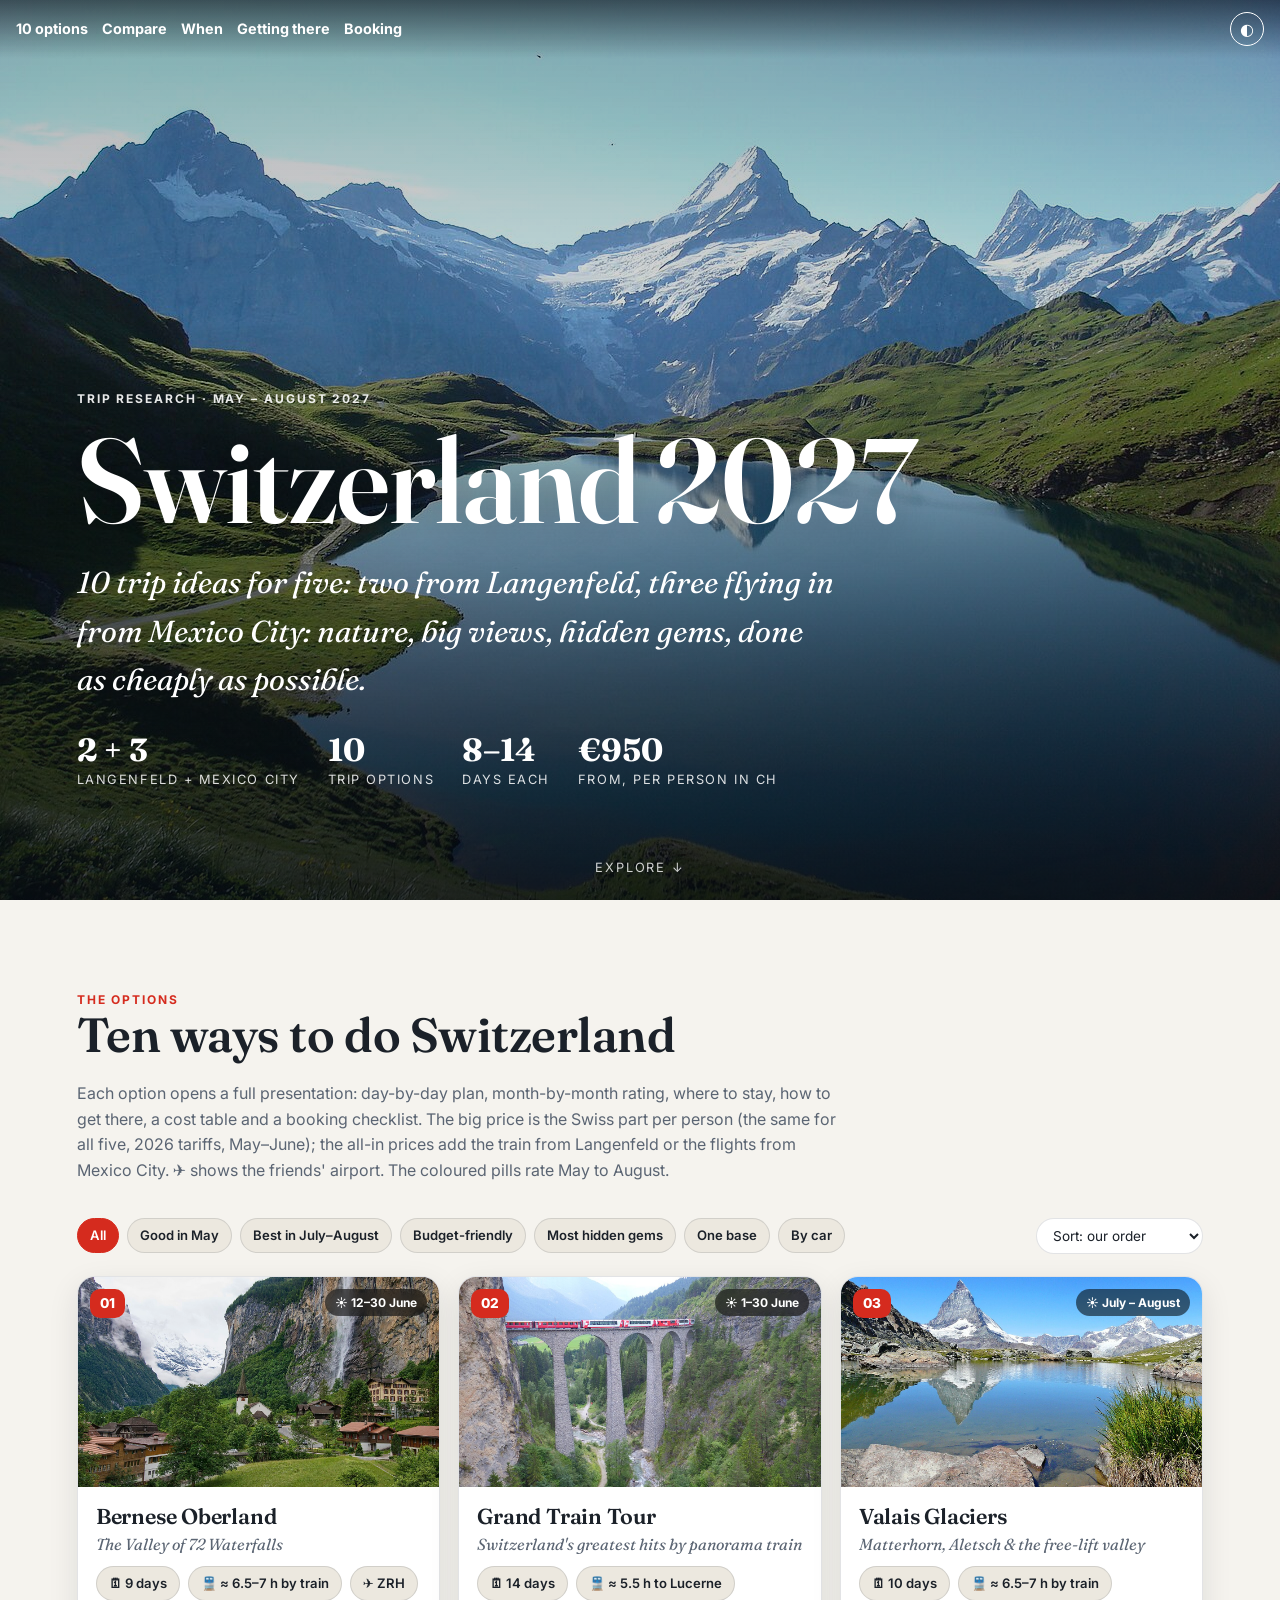
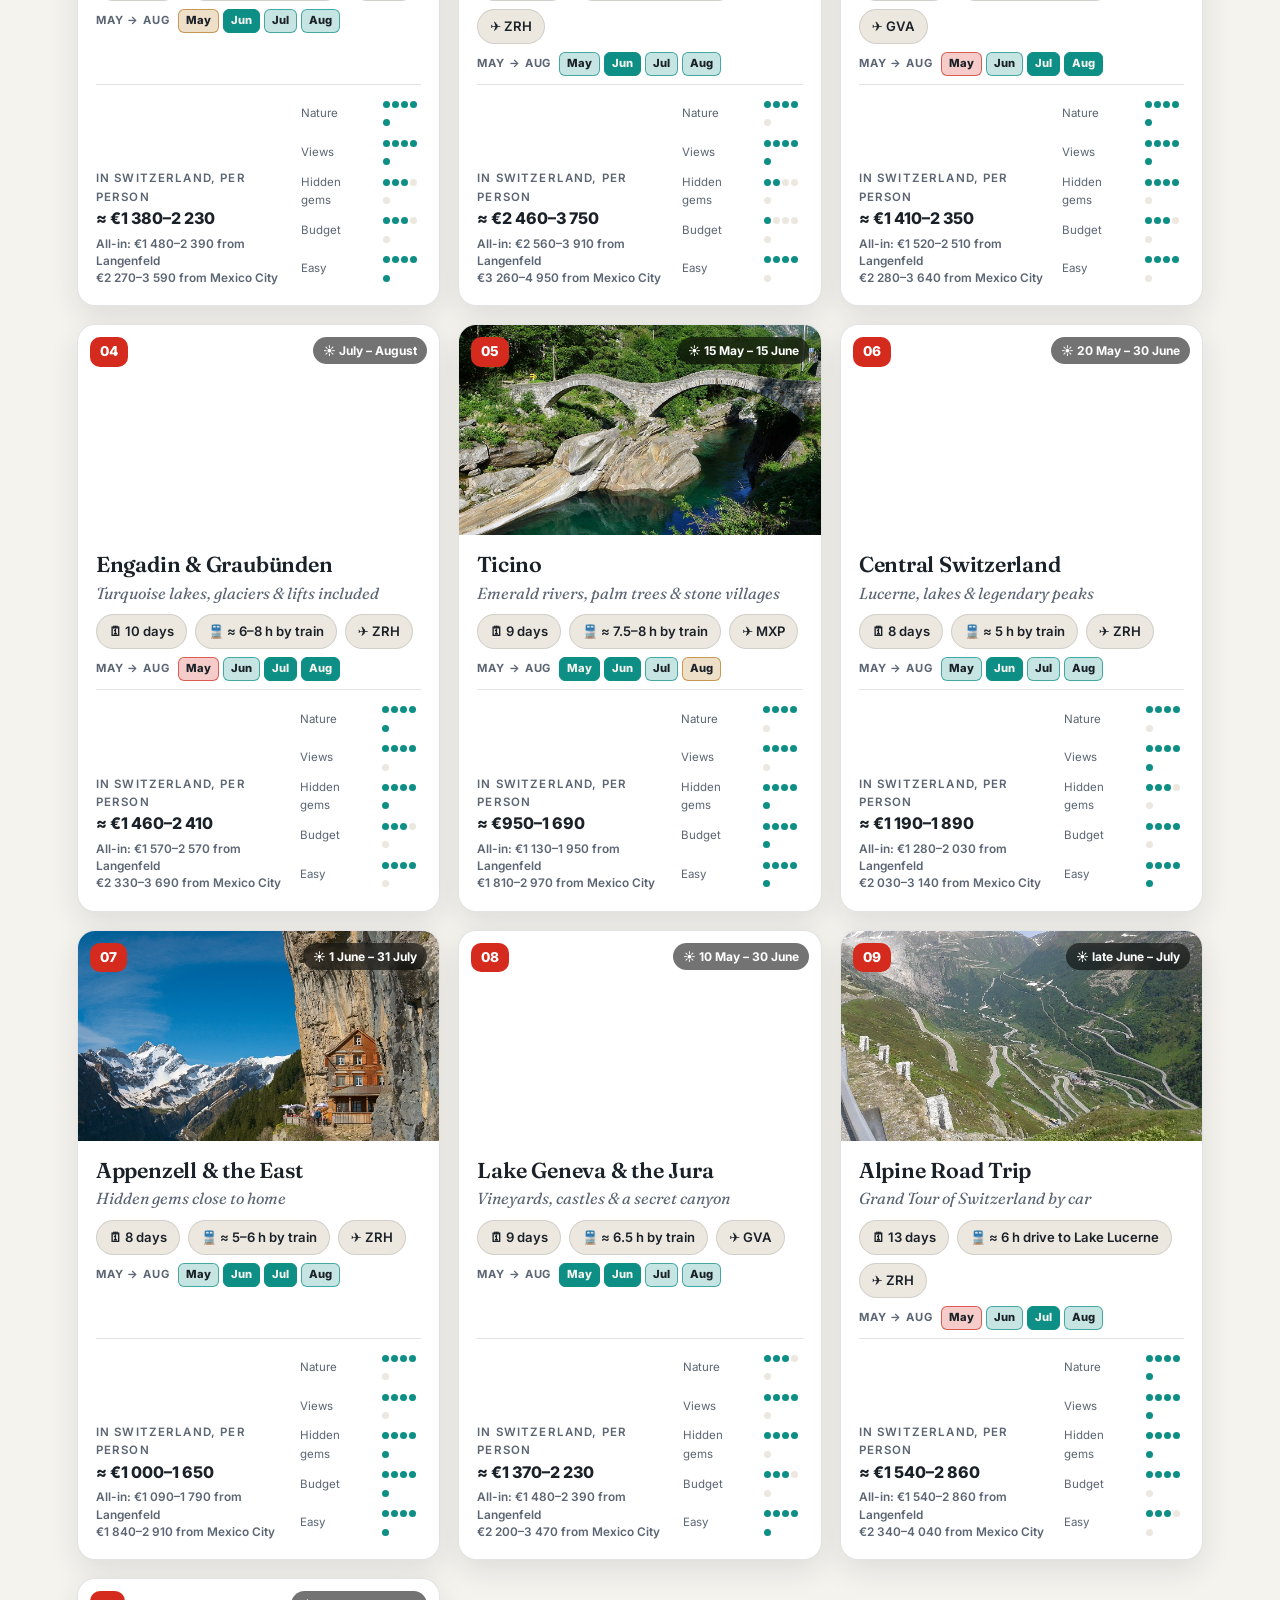
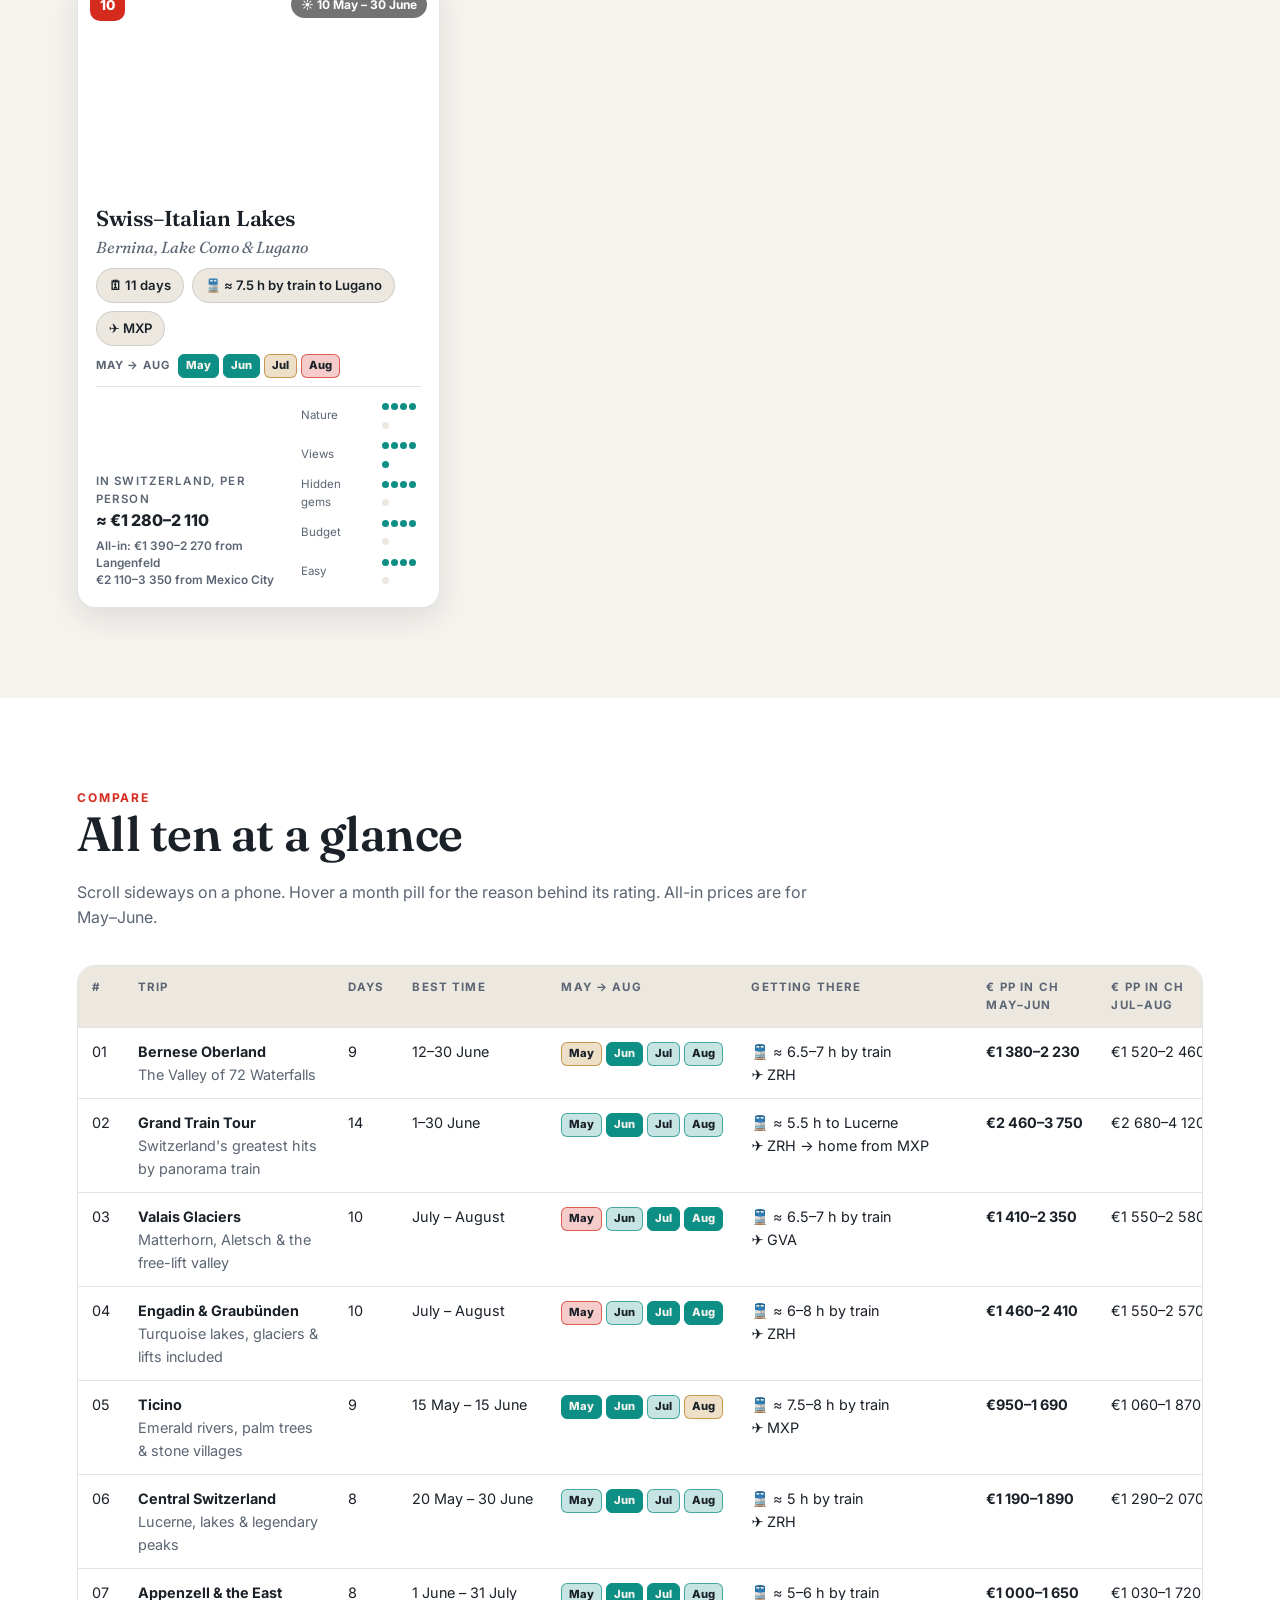
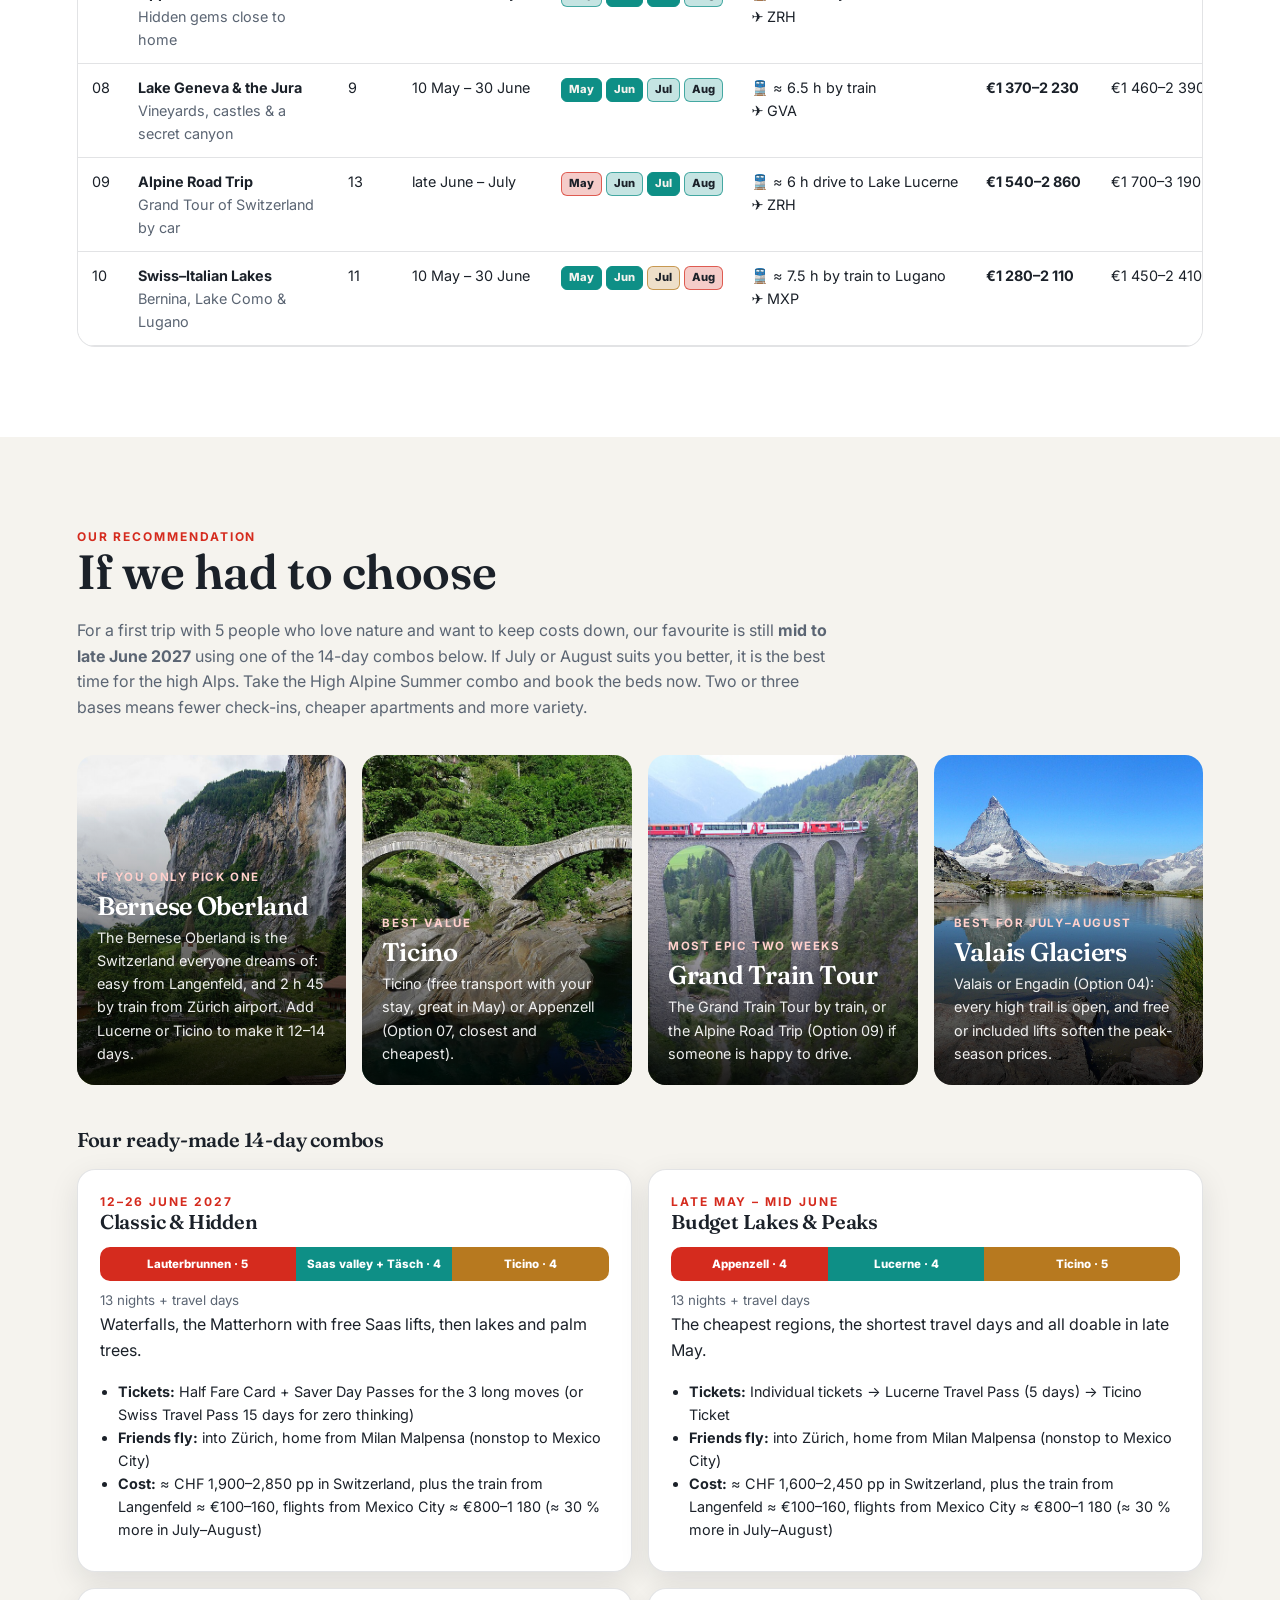
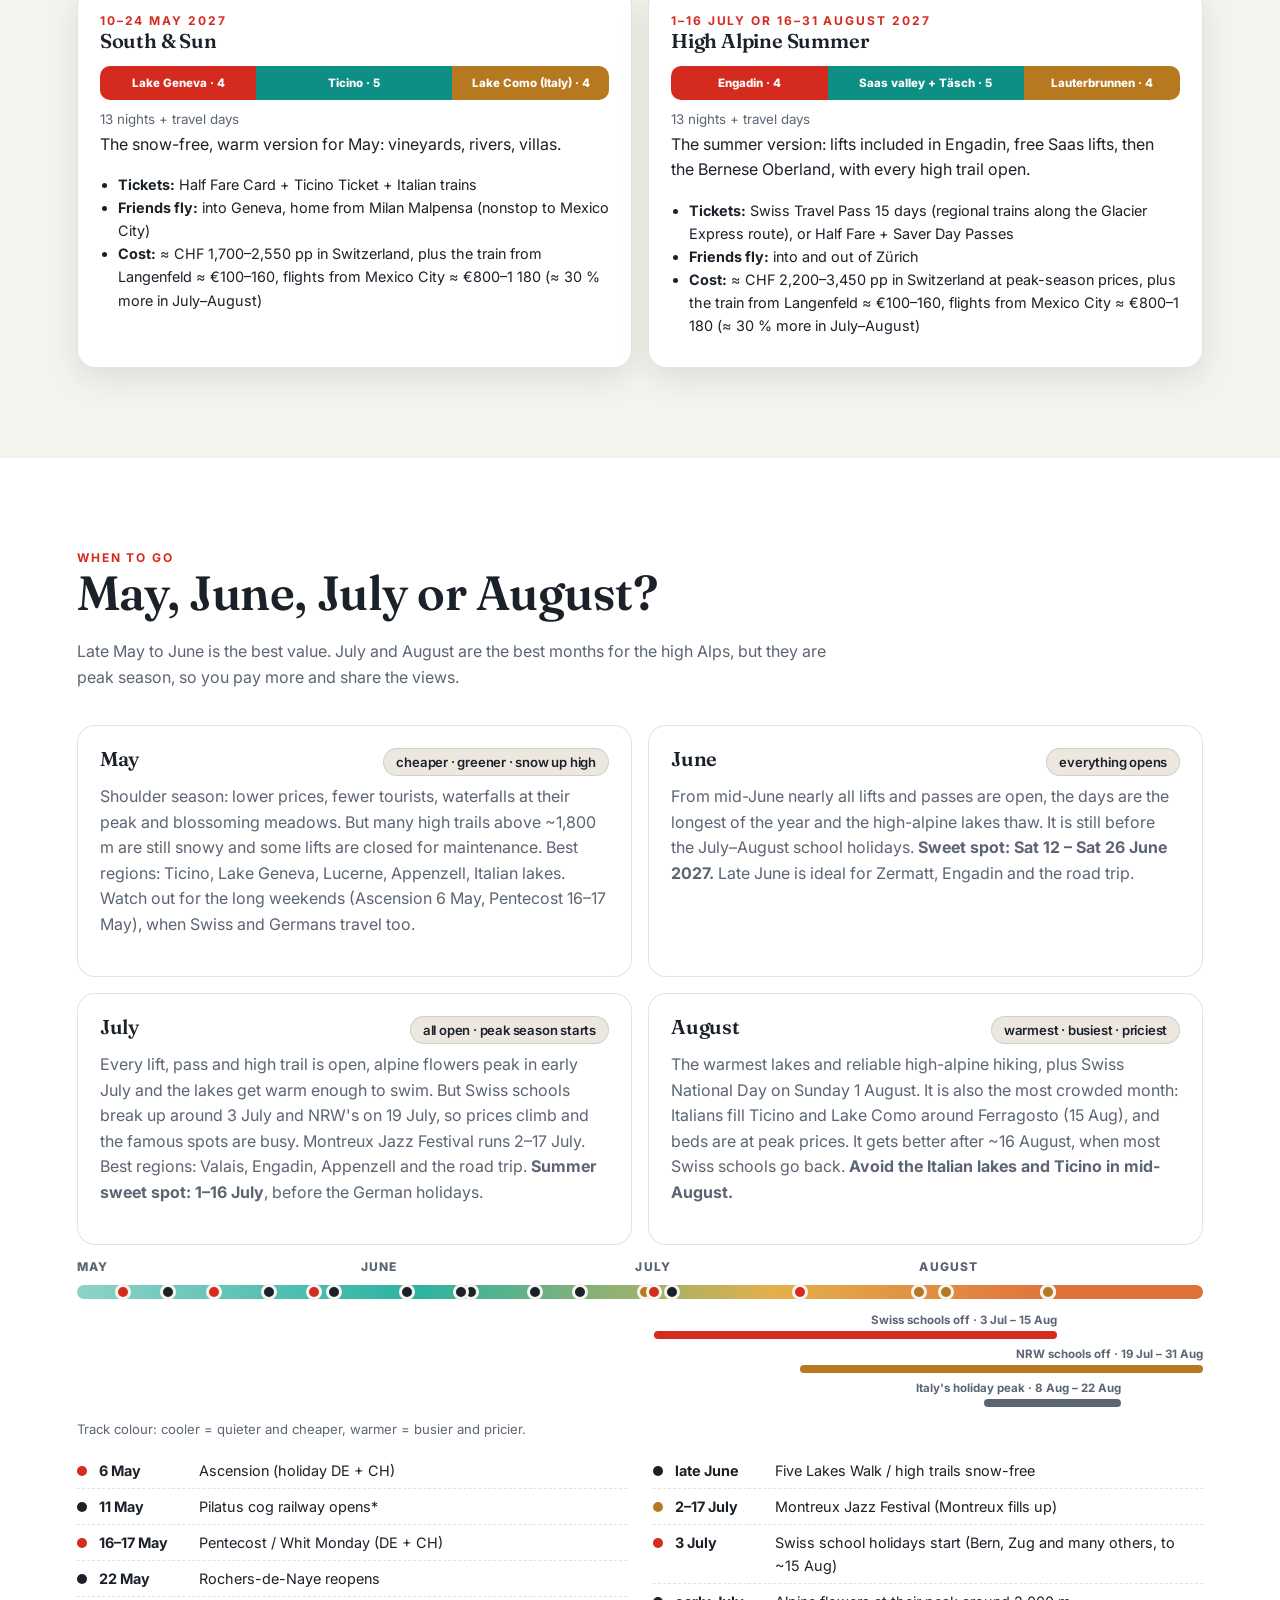
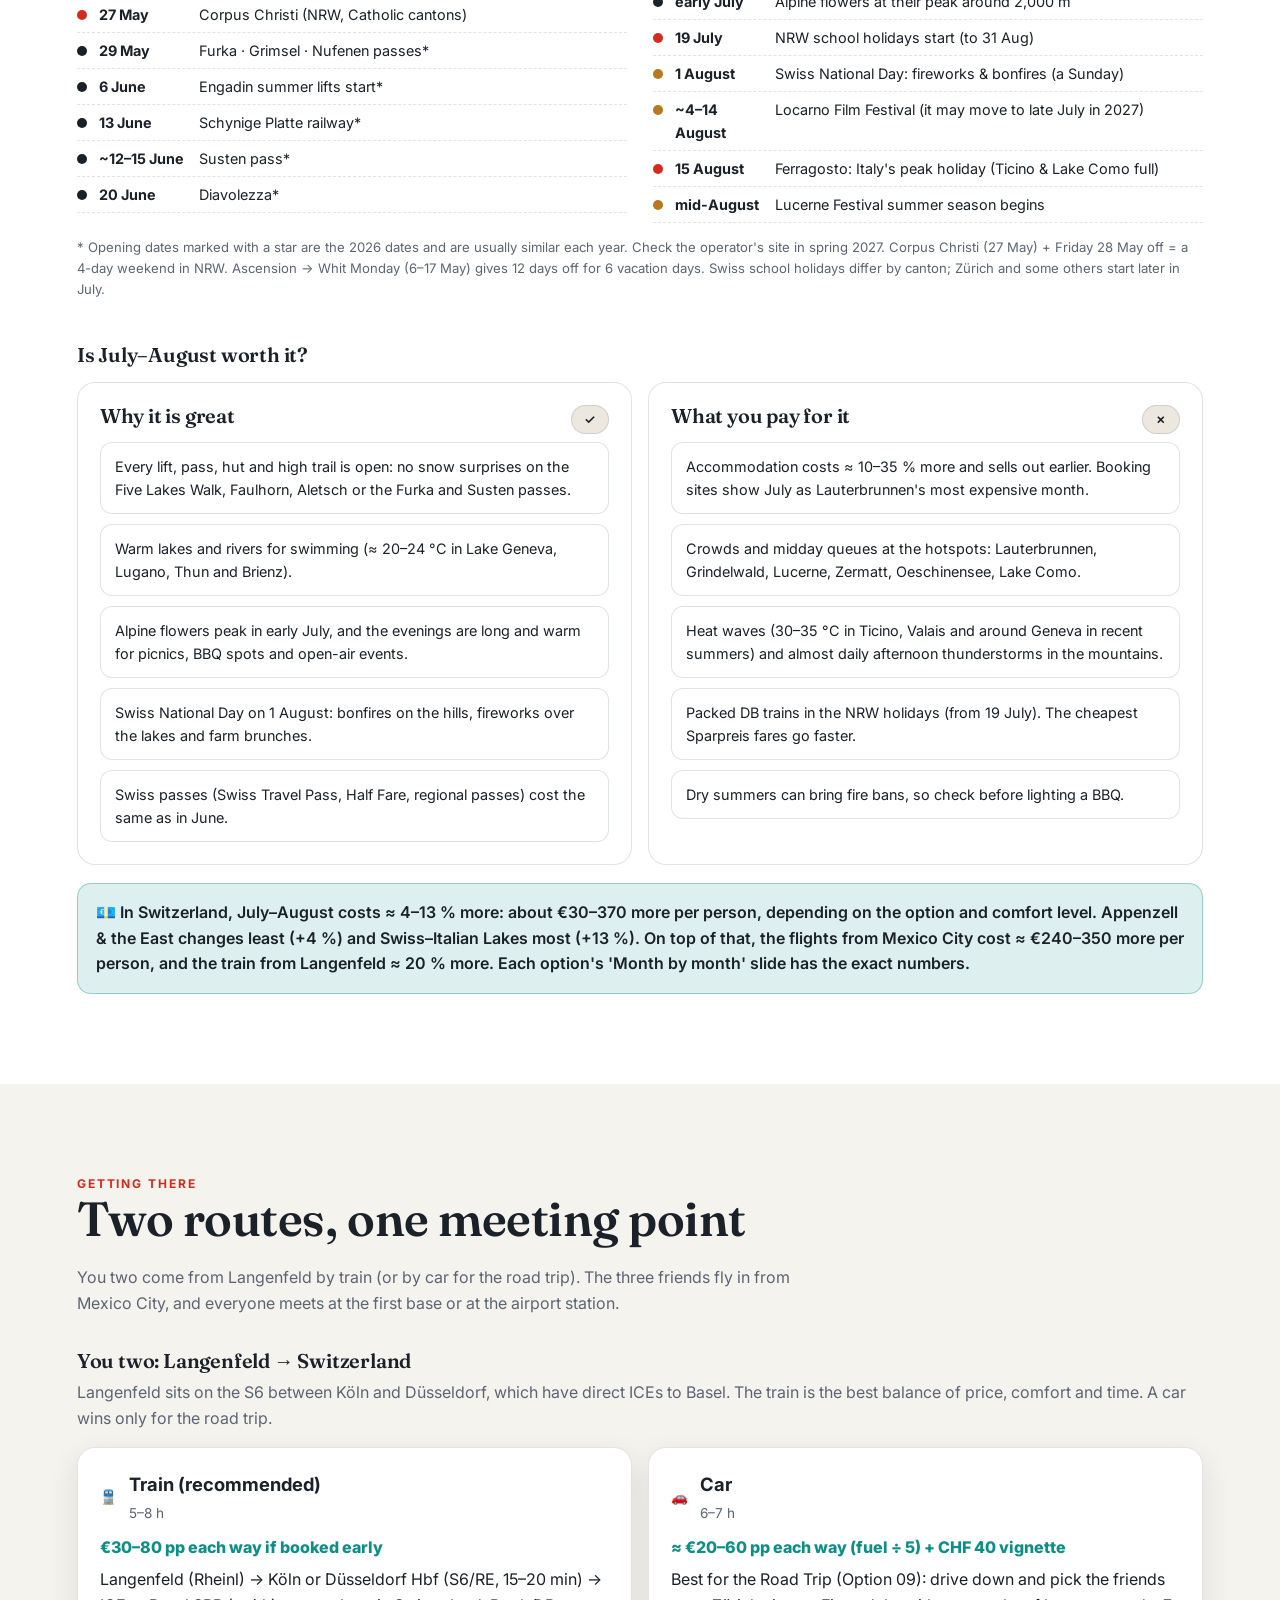
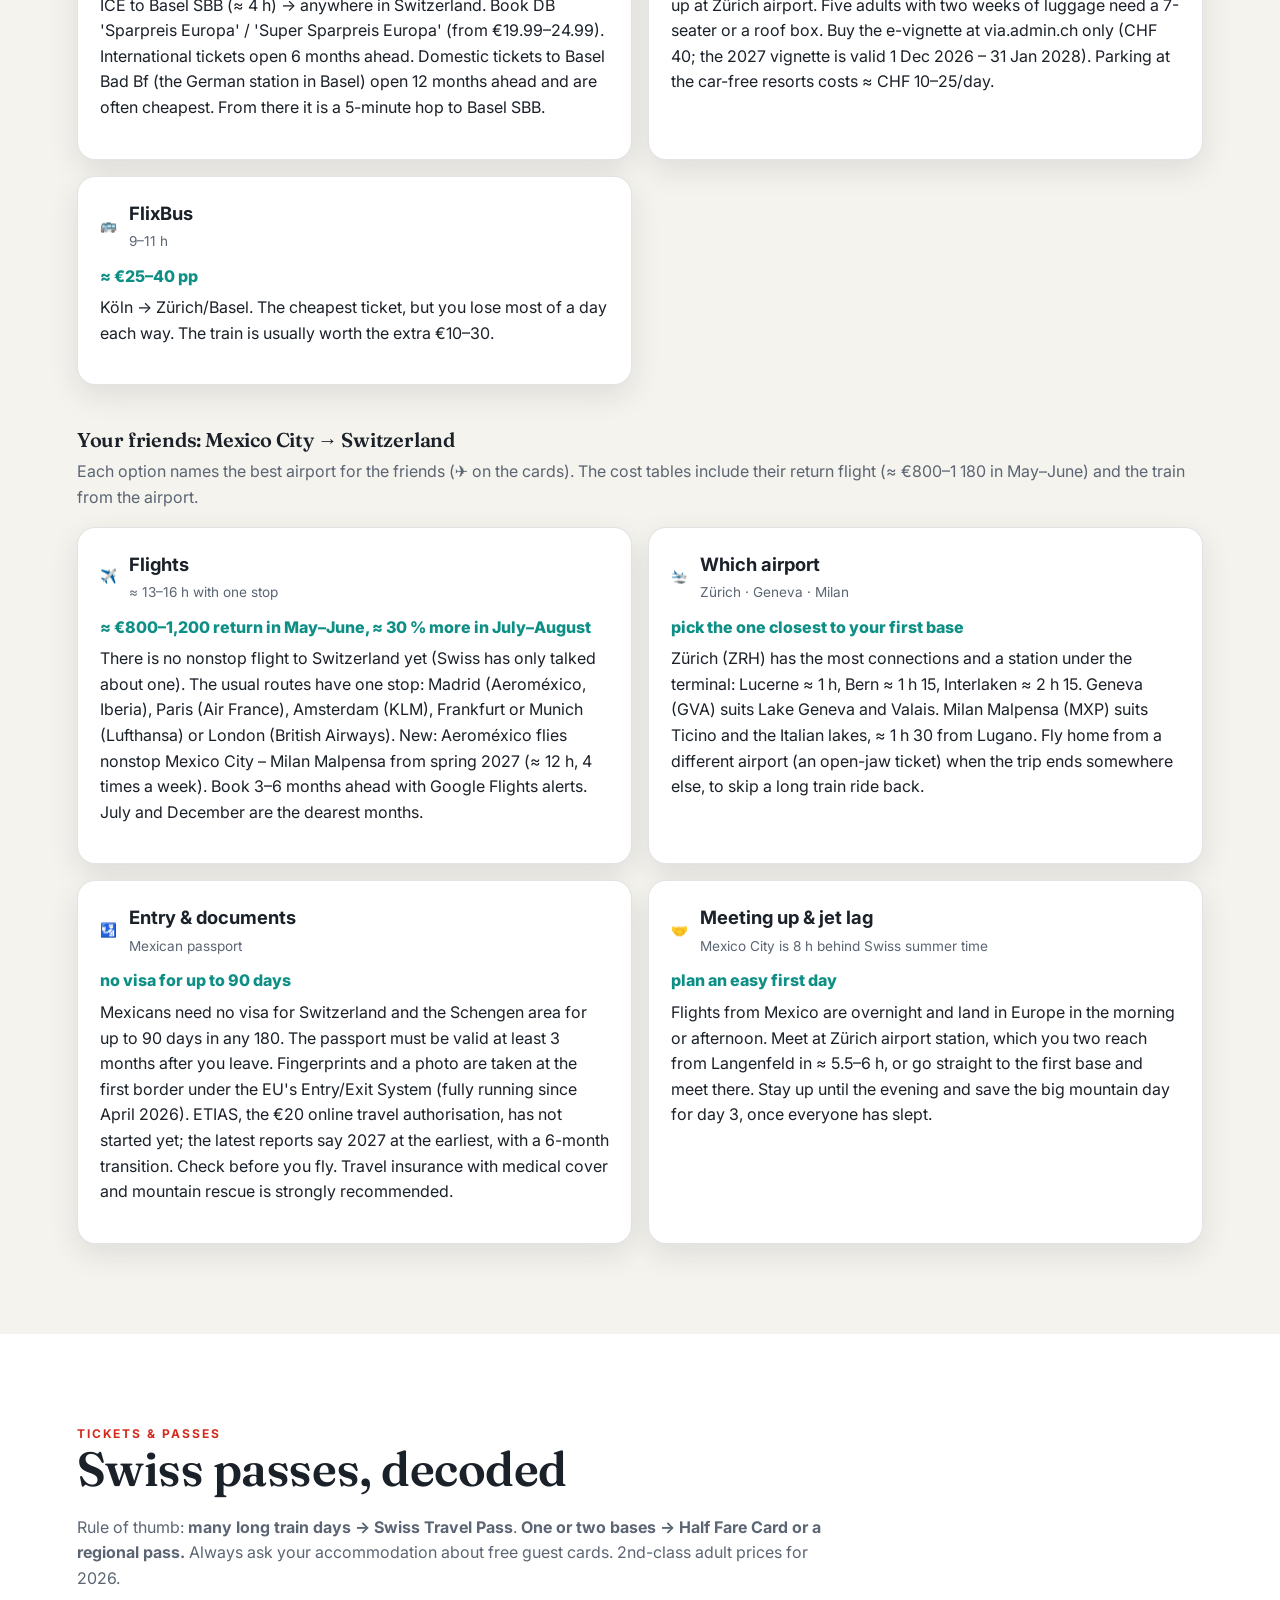
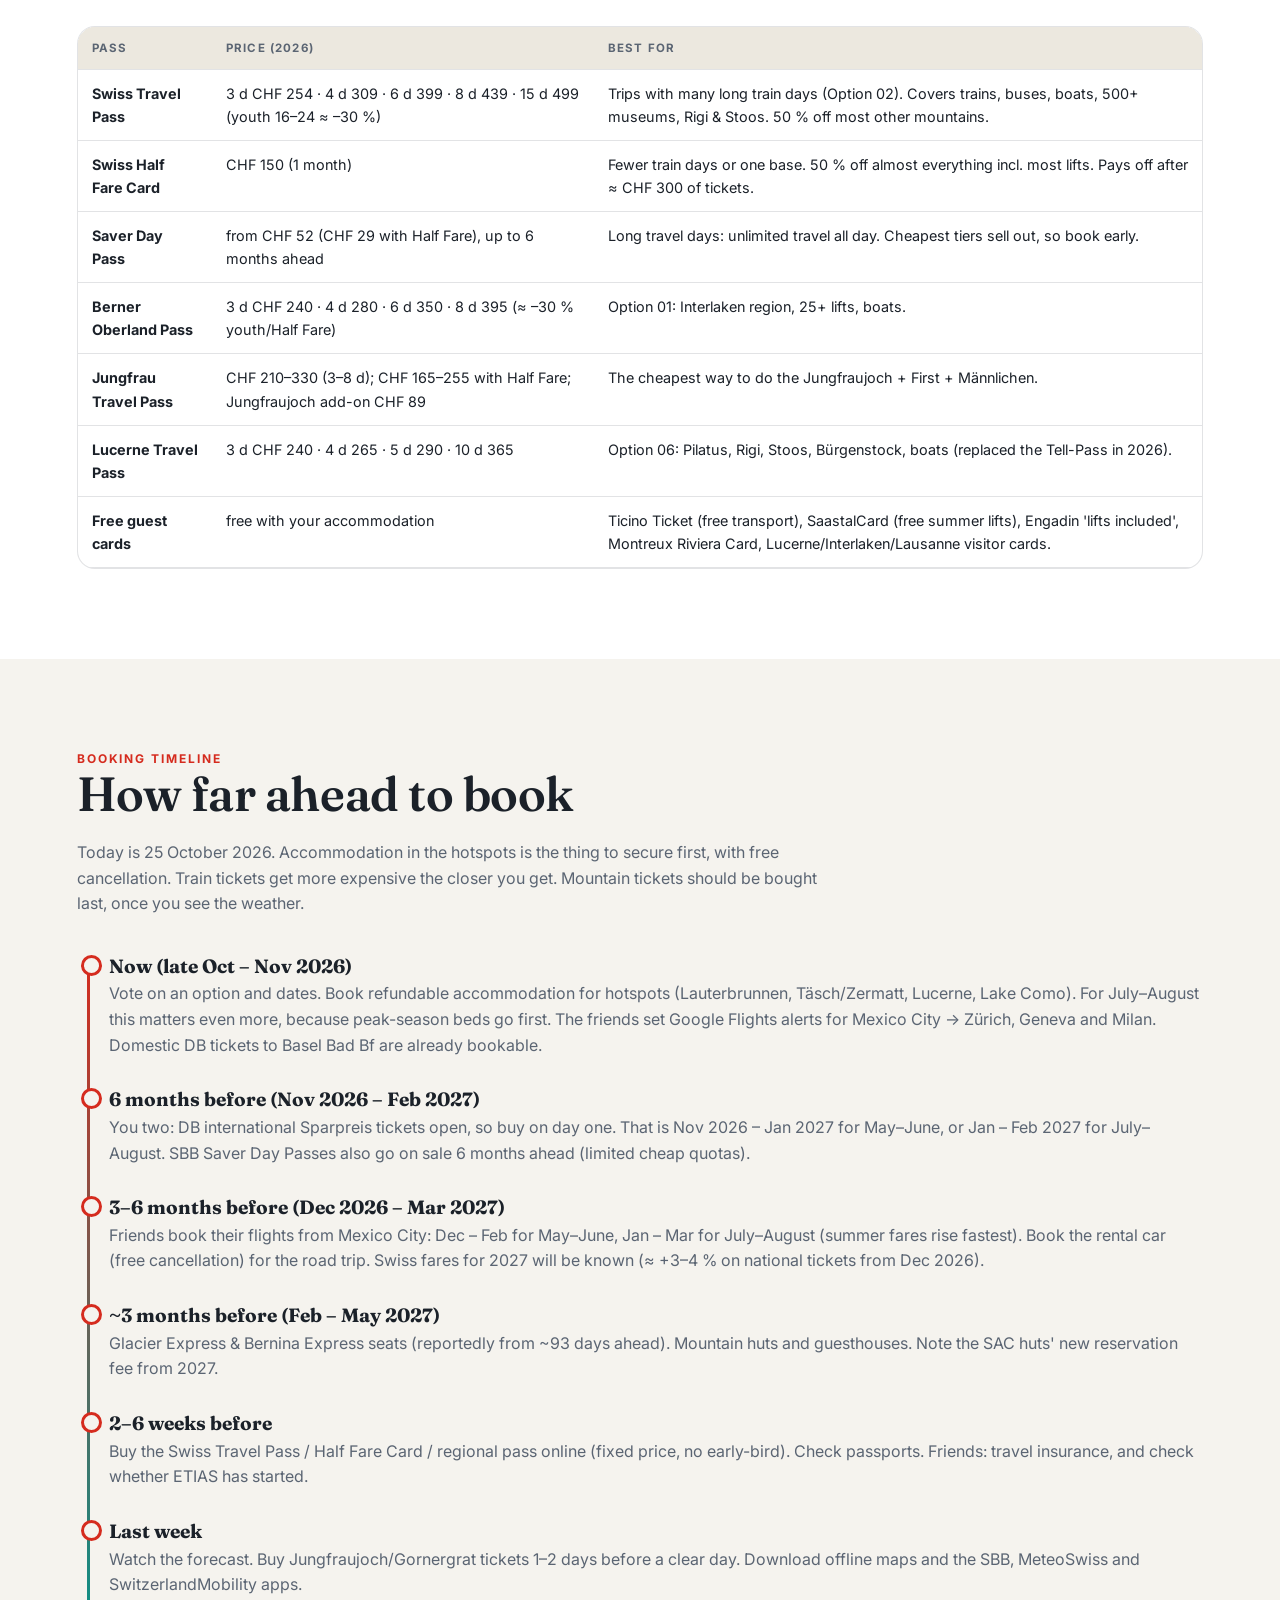
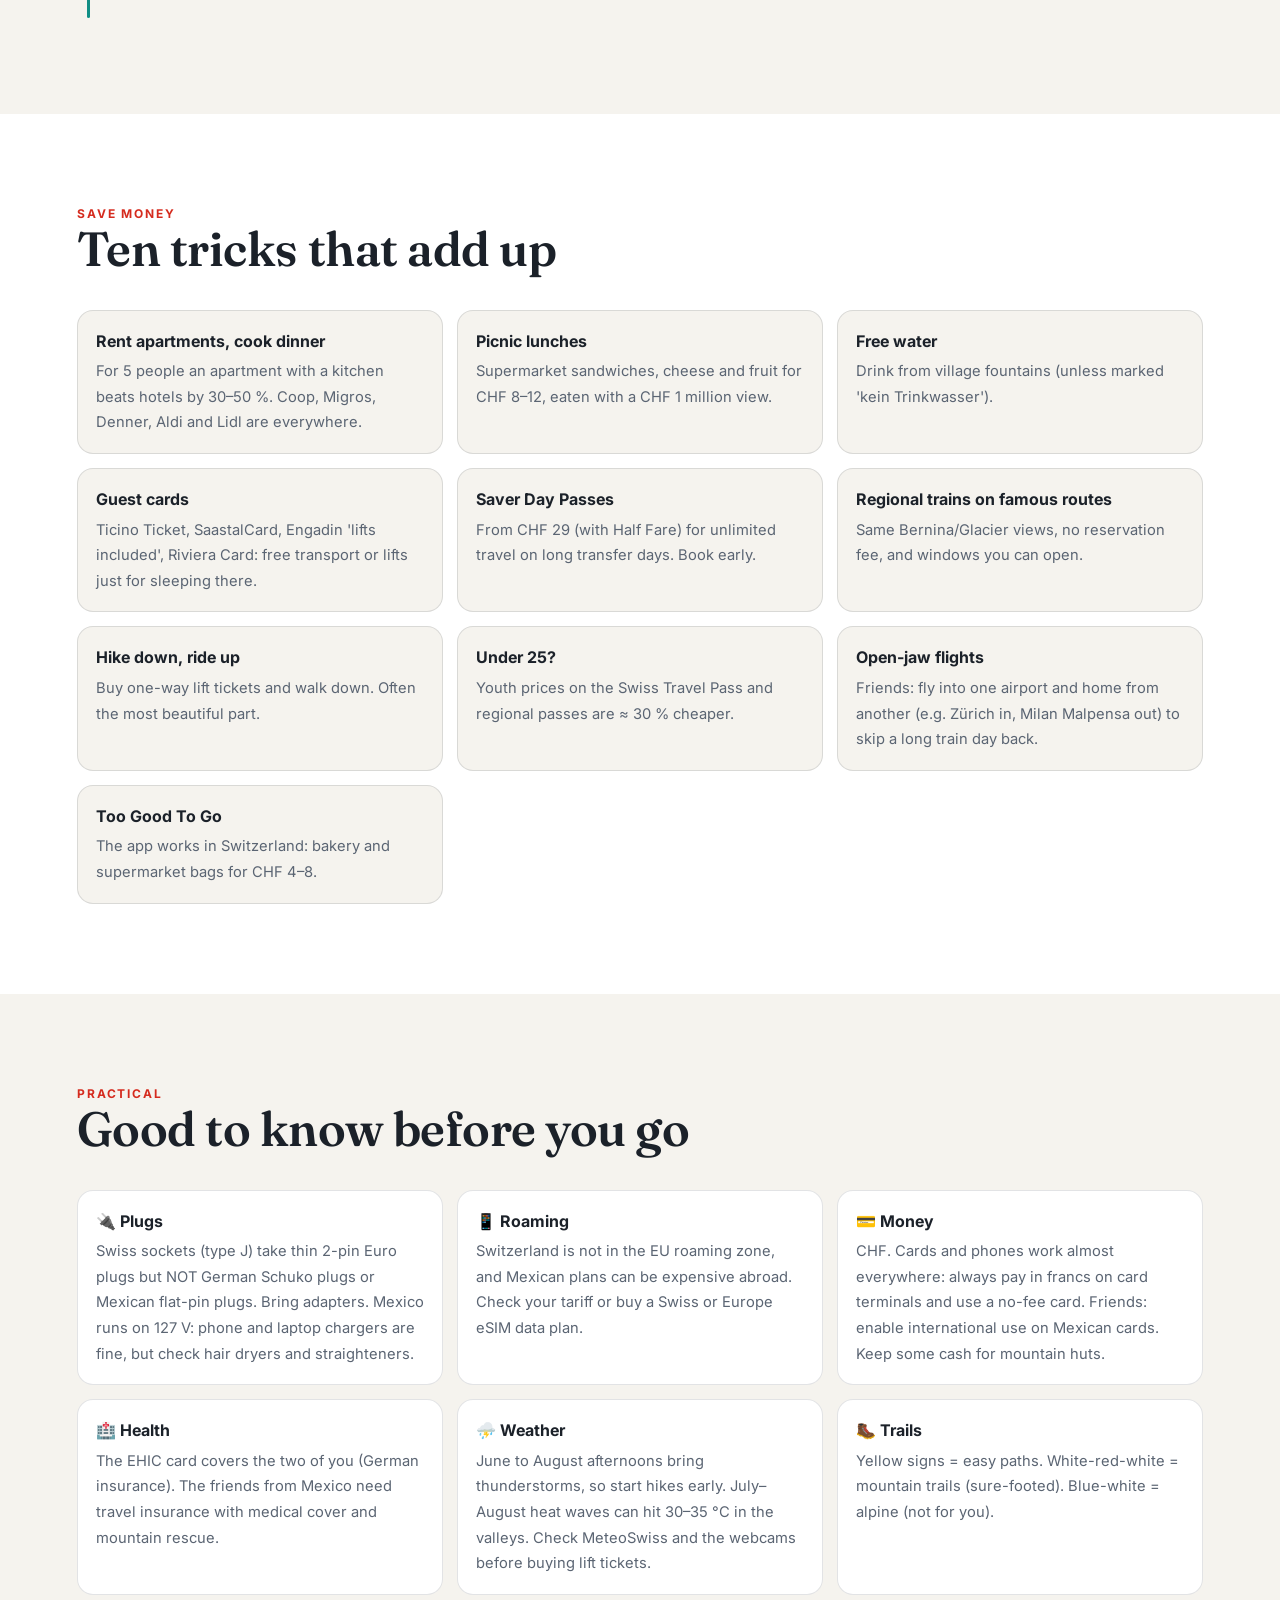
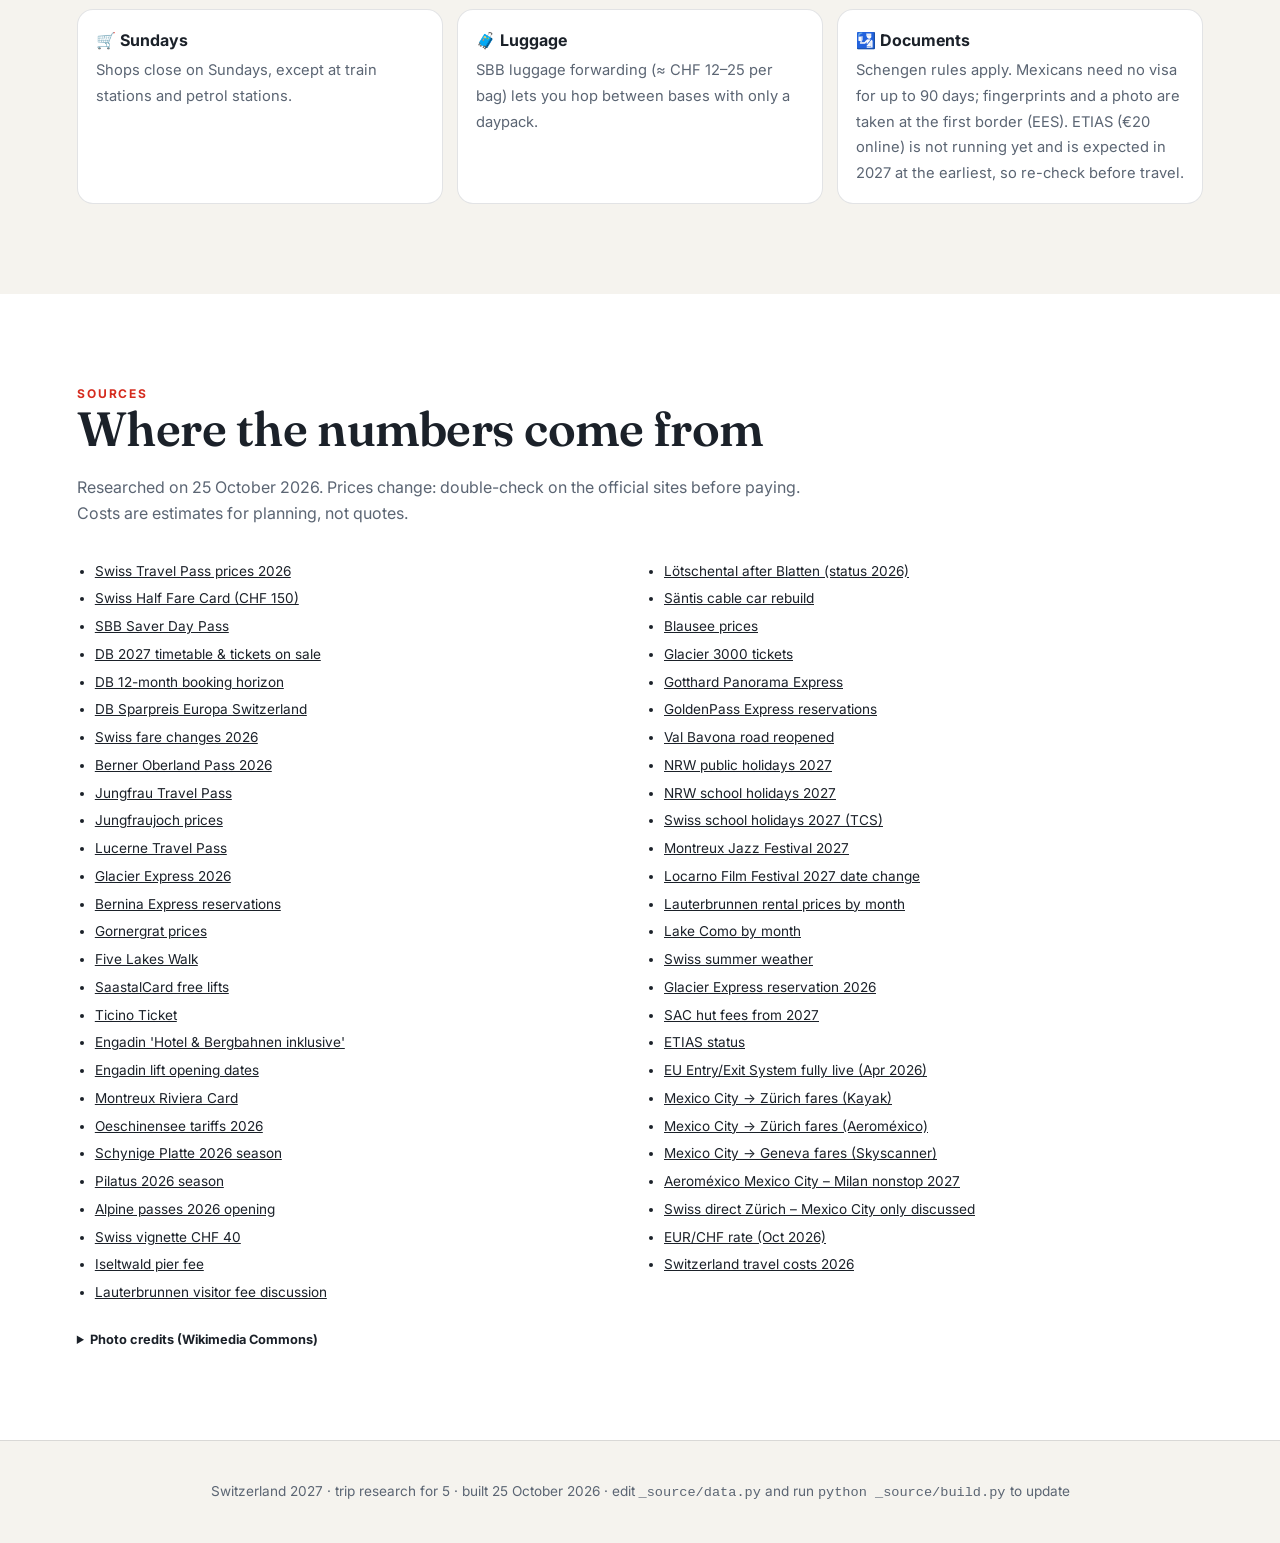
<file: index.html>
<!doctype html>
<html lang="en">
<head>
<meta charset="utf-8">
<meta name="viewport" content="width=device-width, initial-scale=1">
<title>Switzerland 2027 – 10 trip ideas</title>
<meta name="description" content="Ten researched Switzerland itineraries for five friends, two from Langenfeld and three flying in from Mexico City, May–August 2027, with costs per month, transport, flights, passes and a booking timeline.">
<link rel="preconnect" href="https://fonts.googleapis.com"><link rel="preconnect" href="https://fonts.gstatic.com" crossorigin><link href="https://fonts.googleapis.com/css2?family=Fraunces:ital,opsz,wght@0,9..144,500..700;1,9..144,400..600&family=Inter:wght@400;600;700;800&display=swap" rel="stylesheet">
<link rel="stylesheet" href="assets/style.css">
<script>document.documentElement.classList.add("js-anim");setTimeout(function(){if(!window.__ch27)document.documentElement.classList.remove("js-anim");},2500);</script>
</head>

<body>
<div class="progress"></div>
<header class="topbar"><a href="#options">10 options</a><a href="#compare">Compare</a><a href="#when">When</a><a href="#getting-there">Getting there</a><a href="#booking">Booking</a><span class="title"></span><button class="icon-btn" data-theme-toggle aria-label="Toggle dark mode">◐</button></header>
<section class="hero">
  <div class="photo"><img src="assets/img/hero.jpg" alt="Bachalpsee and the Bernese Alps" class="kb" decoding="async"></div>
  <div class="on-photo">
    <div class="eyebrow reveal" style="--i:0">Trip research · May – August 2027</div>
    <h1 class="reveal" style="--i:1">Switzerland 2027</h1>
    <p class="lead reveal" style="--i:2">10 trip ideas for five: two from Langenfeld, three flying in from Mexico City: nature, big views, hidden gems, done as cheaply as possible.</p>
    <div class="stats reveal" style="--i:3">
      <div><b>2 + 3</b><span>Langenfeld + Mexico City</span></div><div><b>10</b><span>trip options</span></div>
      <div><b>8–14</b><span>days each</span></div><div><b>€950</b><span>from, per person in CH</span></div>
    </div>
  </div>
  <a class="scroll-hint" href="#options">Explore ↓</a>
</section>
<section class="section" id="options"><div class="wrap">
  <div class="section-head"><div class="eyebrow">The options</div><h2>Ten ways to do Switzerland</h2>
  <p class="muted">Each option opens a full presentation: day-by-day plan, month-by-month rating, where to stay, how to get there, a cost table and a booking checklist. The big price is the Swiss part per person (the same for all five, 2026 tariffs, May–June); the all-in prices add the train from Langenfeld or the flights from Mexico City. ✈️ shows the friends' airport. The coloured pills rate May to August.</p></div>
  <div class="controls" role="group" aria-label="Filter options">
    <button class="chip" data-filter="all" aria-pressed="true">All</button>
    <button class="chip" data-filter="may" aria-pressed="false">Good in May</button>
    <button class="chip" data-filter="summer" aria-pressed="false">Best in July–August</button>
    <button class="chip" data-filter="budget" aria-pressed="false">Budget-friendly</button>
    <button class="chip" data-filter="gems" aria-pressed="false">Most hidden gems</button>
    <button class="chip" data-filter="onebase" aria-pressed="false">One base</button>
    <button class="chip" data-filter="car" aria-pressed="false">By car</button>
    <select id="sort" aria-label="Sort"><option value="rank">Sort: our order</option><option value="price">Sort: cheapest first</option><option value="days">Sort: shortest first</option></select>
  </div>
  <div class="cards"><a class="card reveal" style="--i:0" href="options/01-bernese-oberland.html" data-tags="onebase" data-rank="0" data-price="1380" data-days="9">
  <div class="img"><img src="assets/img/be-lauterbrunnen.jpg" alt="Bernese Oberland" loading="lazy" decoding="async"><span class="num">01</span><span class="when">☀️ 12–30 June</span></div>
  <div class="body"><h3>Bernese Oberland</h3><div class="subt">The Valley of 72 Waterfalls</div>
    <div class="chips"><span class="chip">🗓 9 days</span><span class="chip">🚆 ≈ 6.5–7 h by train</span><span class="chip">✈️ ZRH</span></div>
    <div class="mrow"><small>May → Aug</small><span class="mstrip" role="img" aria-label="May ok, June great, July good, August good"><span class="r1" title="May: OK. Waterfalls at their biggest and cheap, but snow above 1,800 m and some lifts shut.">May</span><span class="r3" title="June: Great. Lifts open from mid-June, still before the school holidays. The sweet spot.">Jun</span><span class="r2" title="July: Good. Every trail open and flowers at their best, but the busiest and priciest month.">Jul</span><span class="r2" title="August: Good. Warm and fully open. Crowds ease a little after mid-August.">Aug</span></span></div>
    <div class="meta"><div class="price"><small>in Switzerland, per person</small>≈ €1 380–2 230<span class="all-in">All-in: €1 480–2 390 from Langenfeld<br>€2 270–3 590 from Mexico City</span></div><div class="pips"><span>Nature</span><span><i class=f></i><i class=f></i><i class=f></i><i class=f></i><i class=f></i></span><span>Views</span><span><i class=f></i><i class=f></i><i class=f></i><i class=f></i><i class=f></i></span><span>Hidden gems</span><span><i class=f></i><i class=f></i><i class=f></i><i></i><i></i></span><span>Budget</span><span><i class=f></i><i class=f></i><i class=f></i><i></i><i></i></span><span>Easy</span><span><i class=f></i><i class=f></i><i class=f></i><i class=f></i><i class=f></i></span></div></div>
  </div>
</a><a class="card reveal" style="--i:1" href="options/02-grand-train-tour.html" data-tags="may" data-rank="1" data-price="2460" data-days="14">
  <div class="img"><img src="assets/img/gt-landwasser.jpg" alt="Grand Train Tour" loading="lazy" decoding="async"><span class="num">02</span><span class="when">☀️ 1–30 June</span></div>
  <div class="body"><h3>Grand Train Tour</h3><div class="subt">Switzerland&#x27;s greatest hits by panorama train</div>
    <div class="chips"><span class="chip">🗓 14 days</span><span class="chip">🚆 ≈ 5.5 h to Lucerne</span><span class="chip">✈️ ZRH</span></div>
    <div class="mrow"><small>May → Aug</small><span class="mstrip" role="img" aria-label="May good, June great, July good, August good"><span class="r2" title="May: Good. Trains run and seats are easier to get; some high lifts are still closed.">May</span><span class="r3" title="June: Great. Everything open, before the holidays. The best balance.">Jun</span><span class="r2" title="July: Good. All open, but Glacier Express seats go fast and Lucerne and Zermatt are packed.">Jul</span><span class="r2" title="August: Good. Peak crowds and prices at every stop, and 30 °C+ in Lugano.">Aug</span></span></div>
    <div class="meta"><div class="price"><small>in Switzerland, per person</small>≈ €2 460–3 750<span class="all-in">All-in: €2 560–3 910 from Langenfeld<br>€3 260–4 950 from Mexico City</span></div><div class="pips"><span>Nature</span><span><i class=f></i><i class=f></i><i class=f></i><i class=f></i><i></i></span><span>Views</span><span><i class=f></i><i class=f></i><i class=f></i><i class=f></i><i class=f></i></span><span>Hidden gems</span><span><i class=f></i><i class=f></i><i></i><i></i><i></i></span><span>Budget</span><span><i class=f></i><i></i><i></i><i></i><i></i></span><span>Easy</span><span><i class=f></i><i class=f></i><i class=f></i><i class=f></i><i></i></span></div></div>
  </div>
</a><a class="card reveal" style="--i:2" href="options/03-valais-matterhorn.html" data-tags="summer" data-rank="2" data-price="1410" data-days="10">
  <div class="img"><img src="assets/img/va-riffelsee.jpg" alt="Valais Glaciers" loading="lazy" decoding="async"><span class="num">03</span><span class="when">☀️ July – August</span></div>
  <div class="body"><h3>Valais Glaciers</h3><div class="subt">Matterhorn, Aletsch &amp; the free-lift valley</div>
    <div class="chips"><span class="chip">🗓 10 days</span><span class="chip">🚆 ≈ 6.5–7 h by train</span><span class="chip">✈️ GVA</span></div>
    <div class="mrow"><small>May → Aug</small><span class="mstrip" role="img" aria-label="May not ideal, June good, July great, August great"><span class="r0" title="May: Not ideal. Too early: the Five Lakes and Aletsch trails are under snow.">May</span><span class="r2" title="June: Good. Good from late June, but some high trails are still opening.">Jun</span><span class="r3" title="July: Great. Prime time: snow-free high trails, wildflowers and all the free Saas lifts.">Jul</span><span class="r3" title="August: Great. Still prime. Zermatt is busy, so the Saas valley base pays off.">Aug</span></span></div>
    <div class="meta"><div class="price"><small>in Switzerland, per person</small>≈ €1 410–2 350<span class="all-in">All-in: €1 520–2 510 from Langenfeld<br>€2 280–3 640 from Mexico City</span></div><div class="pips"><span>Nature</span><span><i class=f></i><i class=f></i><i class=f></i><i class=f></i><i class=f></i></span><span>Views</span><span><i class=f></i><i class=f></i><i class=f></i><i class=f></i><i class=f></i></span><span>Hidden gems</span><span><i class=f></i><i class=f></i><i class=f></i><i class=f></i><i></i></span><span>Budget</span><span><i class=f></i><i class=f></i><i class=f></i><i></i><i></i></span><span>Easy</span><span><i class=f></i><i class=f></i><i class=f></i><i class=f></i><i></i></span></div></div>
  </div>
</a><a class="card reveal" style="--i:0" href="options/04-engadin-graubuenden.html" data-tags="gems summer" data-rank="3" data-price="1460" data-days="10">
  <div class="img"><img src="assets/img/en-sils.jpg" alt="Engadin &amp; Graubünden" loading="lazy" decoding="async"><span class="num">04</span><span class="when">☀️ July – August</span></div>
  <div class="body"><h3>Engadin &amp; Graubünden</h3><div class="subt">Turquoise lakes, glaciers &amp; lifts included</div>
    <div class="chips"><span class="chip">🗓 10 days</span><span class="chip">🚆 ≈ 6–8 h by train</span><span class="chip">✈️ ZRH</span></div>
    <div class="mrow"><small>May → Aug</small><span class="mstrip" role="img" aria-label="May not ideal, June good, July great, August great"><span class="r0" title="May: Not ideal. Off season: the summer lifts are closed and some hotels shut until June.">May</span><span class="r2" title="June: Good. Lifts start between ~6 and 27 June. Late June is lovely and quiet.">Jun</span><span class="r3" title="July: Great. Best month: every lift, warm lakes, flowers, and fewer crowds than the Bernese Oberland.">Jul</span><span class="r3" title="August: Great. Warm and fully open. Busier with Italian visitors around mid-August.">Aug</span></span></div>
    <div class="meta"><div class="price"><small>in Switzerland, per person</small>≈ €1 460–2 410<span class="all-in">All-in: €1 570–2 570 from Langenfeld<br>€2 330–3 690 from Mexico City</span></div><div class="pips"><span>Nature</span><span><i class=f></i><i class=f></i><i class=f></i><i class=f></i><i class=f></i></span><span>Views</span><span><i class=f></i><i class=f></i><i class=f></i><i class=f></i><i></i></span><span>Hidden gems</span><span><i class=f></i><i class=f></i><i class=f></i><i class=f></i><i class=f></i></span><span>Budget</span><span><i class=f></i><i class=f></i><i class=f></i><i></i><i></i></span><span>Easy</span><span><i class=f></i><i class=f></i><i class=f></i><i class=f></i><i></i></span></div></div>
  </div>
</a><a class="card reveal" style="--i:1" href="options/05-ticino.html" data-tags="budget gems may" data-rank="4" data-price="950" data-days="9">
  <div class="img"><img src="assets/img/ti-verzasca.jpg" alt="Ticino" loading="lazy" decoding="async"><span class="num">05</span><span class="when">☀️ 15 May – 15 June</span></div>
  <div class="body"><h3>Ticino</h3><div class="subt">Emerald rivers, palm trees &amp; stone villages</div>
    <div class="chips"><span class="chip">🗓 9 days</span><span class="chip">🚆 ≈ 7.5–8 h by train</span><span class="chip">✈️ MXP</span></div>
    <div class="mrow"><small>May → Aug</small><span class="mstrip" role="img" aria-label="May great, June great, July good, August ok"><span class="r3" title="May: Great. Warm (20–25 °C), green and quiet. The best region for May.">May</span><span class="r3" title="June: Great. Warm, long evenings, and the lakes become swimmable.">Jun</span><span class="r2" title="July: Good. Swimming season, but hot (30 °C+), humid and busier.">Jul</span><span class="r1" title="August: OK. The hottest month. Ferragosto (15 Aug) brings Italian crowds, and Locarno hotels spike during the film festival.">Aug</span></span></div>
    <div class="meta"><div class="price"><small>in Switzerland, per person</small>≈ €950–1 690<span class="all-in">All-in: €1 130–1 950 from Langenfeld<br>€1 810–2 970 from Mexico City</span></div><div class="pips"><span>Nature</span><span><i class=f></i><i class=f></i><i class=f></i><i class=f></i><i></i></span><span>Views</span><span><i class=f></i><i class=f></i><i class=f></i><i class=f></i><i></i></span><span>Hidden gems</span><span><i class=f></i><i class=f></i><i class=f></i><i class=f></i><i class=f></i></span><span>Budget</span><span><i class=f></i><i class=f></i><i class=f></i><i class=f></i><i class=f></i></span><span>Easy</span><span><i class=f></i><i class=f></i><i class=f></i><i class=f></i><i class=f></i></span></div></div>
  </div>
</a><a class="card reveal" style="--i:2" href="options/06-lucerne-lakes.html" data-tags="budget may onebase" data-rank="5" data-price="1190" data-days="8">
  <div class="img"><img src="assets/img/lu-stoos.jpg" alt="Central Switzerland" loading="lazy" decoding="async"><span class="num">06</span><span class="when">☀️ 20 May – 30 June</span></div>
  <div class="body"><h3>Central Switzerland</h3><div class="subt">Lucerne, lakes &amp; legendary peaks</div>
    <div class="chips"><span class="chip">🗓 8 days</span><span class="chip">🚆 ≈ 5 h by train</span><span class="chip">✈️ ZRH</span></div>
    <div class="mrow"><small>May → Aug</small><span class="mstrip" role="img" aria-label="May good, June great, July good, August good"><span class="r2" title="May: Good. Pilatus from mid-May, but the Stoos ridge and high trails are still snowy.">May</span><span class="r3" title="June: Great. Everything open and the lake warming up. The sweet spot.">Jun</span><span class="r2" title="July: Good. Lake swimming and every lift, but the old town and the boats are packed.">Jul</span><span class="r2" title="August: Good. The same crowds, and the Lucerne Festival starts in mid-August.">Aug</span></span></div>
    <div class="meta"><div class="price"><small>in Switzerland, per person</small>≈ €1 190–1 890<span class="all-in">All-in: €1 280–2 030 from Langenfeld<br>€2 030–3 140 from Mexico City</span></div><div class="pips"><span>Nature</span><span><i class=f></i><i class=f></i><i class=f></i><i class=f></i><i></i></span><span>Views</span><span><i class=f></i><i class=f></i><i class=f></i><i class=f></i><i class=f></i></span><span>Hidden gems</span><span><i class=f></i><i class=f></i><i class=f></i><i></i><i></i></span><span>Budget</span><span><i class=f></i><i class=f></i><i class=f></i><i class=f></i><i></i></span><span>Easy</span><span><i class=f></i><i class=f></i><i class=f></i><i class=f></i><i class=f></i></span></div></div>
  </div>
</a><a class="card reveal" style="--i:0" href="options/07-appenzell-east.html" data-tags="budget gems may summer" data-rank="6" data-price="1000" data-days="8">
  <div class="img"><img src="assets/img/ap-aescher.jpg" alt="Appenzell &amp; the East" loading="lazy" decoding="async"><span class="num">07</span><span class="when">☀️ 1 June – 31 July</span></div>
  <div class="body"><h3>Appenzell &amp; the East</h3><div class="subt">Hidden gems close to home</div>
    <div class="chips"><span class="chip">🗓 8 days</span><span class="chip">🚆 ≈ 5–6 h by train</span><span class="chip">✈️ ZRH</span></div>
    <div class="mrow"><small>May → Aug</small><span class="mstrip" role="img" aria-label="May good, June great, July great, August good"><span class="r2" title="May: Good. Green and cheap, but the Alpstein trails stay snowy until June.">May</span><span class="r3" title="June: Great. Meadows in flower and huts opening. The sweet spot.">Jun</span><span class="r3" title="July: Great. Alpstein lakes and mountain inns at their best, and prices barely change.">Jul</span><span class="r2" title="August: Good. Still lovely, but Ebenalp and Seealpsee are busy on sunny weekends.">Aug</span></span></div>
    <div class="meta"><div class="price"><small>in Switzerland, per person</small>≈ €1 000–1 650<span class="all-in">All-in: €1 090–1 790 from Langenfeld<br>€1 840–2 910 from Mexico City</span></div><div class="pips"><span>Nature</span><span><i class=f></i><i class=f></i><i class=f></i><i class=f></i><i></i></span><span>Views</span><span><i class=f></i><i class=f></i><i class=f></i><i class=f></i><i></i></span><span>Hidden gems</span><span><i class=f></i><i class=f></i><i class=f></i><i class=f></i><i class=f></i></span><span>Budget</span><span><i class=f></i><i class=f></i><i class=f></i><i class=f></i><i class=f></i></span><span>Easy</span><span><i class=f></i><i class=f></i><i class=f></i><i class=f></i><i class=f></i></span></div></div>
  </div>
</a><a class="card reveal" style="--i:1" href="options/08-lake-geneva-jura.html" data-tags="may" data-rank="7" data-price="1370" data-days="9">
  <div class="img"><img src="assets/img/lg-chillon.jpg" alt="Lake Geneva &amp; the Jura" loading="lazy" decoding="async"><span class="num">08</span><span class="when">☀️ 10 May – 30 June</span></div>
  <div class="body"><h3>Lake Geneva &amp; the Jura</h3><div class="subt">Vineyards, castles &amp; a secret canyon</div>
    <div class="chips"><span class="chip">🗓 9 days</span><span class="chip">🚆 ≈ 6.5 h by train</span><span class="chip">✈️ GVA</span></div>
    <div class="mrow"><small>May → Aug</small><span class="mstrip" role="img" aria-label="May great, June great, July good, August good"><span class="r3" title="May: Great. Narcissus fields, mild and quiet. Rochers-de-Naye reopens on 22 May.">May</span><span class="r3" title="June: Great. Warm, the vines are green, and the lake is swimmable by late June.">Jun</span><span class="r2" title="July: Good. Swimming weather. Avoid Montreux during the Jazz Festival (2–17 July 2027).">Jul</span><span class="r2" title="August: Good. Hot and lively. The Lavaux terraces and Jura lakes are great for a swim.">Aug</span></span></div>
    <div class="meta"><div class="price"><small>in Switzerland, per person</small>≈ €1 370–2 230<span class="all-in">All-in: €1 480–2 390 from Langenfeld<br>€2 200–3 470 from Mexico City</span></div><div class="pips"><span>Nature</span><span><i class=f></i><i class=f></i><i class=f></i><i></i><i></i></span><span>Views</span><span><i class=f></i><i class=f></i><i class=f></i><i class=f></i><i></i></span><span>Hidden gems</span><span><i class=f></i><i class=f></i><i class=f></i><i class=f></i><i></i></span><span>Budget</span><span><i class=f></i><i class=f></i><i class=f></i><i></i><i></i></span><span>Easy</span><span><i class=f></i><i class=f></i><i class=f></i><i class=f></i><i class=f></i></span></div></div>
  </div>
</a><a class="card reveal" style="--i:2" href="options/09-alpine-road-trip.html" data-tags="budget car gems summer" data-rank="8" data-price="1540" data-days="13">
  <div class="img"><img src="assets/img/rt-grimsel.jpg" alt="Alpine Road Trip" loading="lazy" decoding="async"><span class="num">09</span><span class="when">☀️ late June – July</span></div>
  <div class="body"><h3>Alpine Road Trip</h3><div class="subt">Grand Tour of Switzerland by car</div>
    <div class="chips"><span class="chip">🗓 13 days</span><span class="chip">🚆 ≈ 6 h drive to Lake Lucerne</span><span class="chip">✈️ ZRH</span></div>
    <div class="mrow"><small>May → Aug</small><span class="mstrip" role="img" aria-label="May not ideal, June good, July great, August good"><span class="r0" title="May: Not ideal. Too early: the high passes only open from late May to mid-June.">May</span><span class="r2" title="June: Good. Passes open between walls of snow, and the roads are quiet. High trails still opening.">Jun</span><span class="r3" title="July: Great. Everything open: every pass, lift and trail. Book the beds early.">Jul</span><span class="r2" title="August: Good. All open, but the busiest pass roads and full campsites.">Aug</span></span></div>
    <div class="meta"><div class="price"><small>in Switzerland, per person</small>≈ €1 540–2 860<span class="all-in">All-in: €1 540–2 860 from Langenfeld<br>€2 340–4 040 from Mexico City</span></div><div class="pips"><span>Nature</span><span><i class=f></i><i class=f></i><i class=f></i><i class=f></i><i class=f></i></span><span>Views</span><span><i class=f></i><i class=f></i><i class=f></i><i class=f></i><i class=f></i></span><span>Hidden gems</span><span><i class=f></i><i class=f></i><i class=f></i><i class=f></i><i class=f></i></span><span>Budget</span><span><i class=f></i><i class=f></i><i class=f></i><i class=f></i><i></i></span><span>Easy</span><span><i class=f></i><i class=f></i><i class=f></i><i></i><i></i></span></div></div>
  </div>
</a><a class="card reveal" style="--i:0" href="options/10-swiss-italian-lakes.html" data-tags="budget may" data-rank="9" data-price="1280" data-days="11">
  <div class="img"><img src="assets/img/it-varenna.jpg" alt="Swiss–Italian Lakes" loading="lazy" decoding="async"><span class="num">10</span><span class="when">☀️ 10 May – 30 June</span></div>
  <div class="body"><h3>Swiss–Italian Lakes</h3><div class="subt">Bernina, Lake Como &amp; Lugano</div>
    <div class="chips"><span class="chip">🗓 11 days</span><span class="chip">🚆 ≈ 7.5 h by train to Lugano</span><span class="chip">✈️ MXP</span></div>
    <div class="mrow"><small>May → Aug</small><span class="mstrip" role="img" aria-label="May great, June great, July ok, August not ideal"><span class="r3" title="May: Great. Gardens in bloom (azaleas), mild and calm.">May</span><span class="r3" title="June: Great. Warm, long evenings, before peak prices.">Jun</span><span class="r1" title="July: OK. Hot and crowded on Lake Como, with prices near their peak.">Jul</span><span class="r0" title="August: Not ideal. Ferragosto: Lake Como is at its fullest and most expensive. Avoid.">Aug</span></span></div>
    <div class="meta"><div class="price"><small>in Switzerland, per person</small>≈ €1 280–2 110<span class="all-in">All-in: €1 390–2 270 from Langenfeld<br>€2 110–3 350 from Mexico City</span></div><div class="pips"><span>Nature</span><span><i class=f></i><i class=f></i><i class=f></i><i class=f></i><i></i></span><span>Views</span><span><i class=f></i><i class=f></i><i class=f></i><i class=f></i><i class=f></i></span><span>Hidden gems</span><span><i class=f></i><i class=f></i><i class=f></i><i class=f></i><i></i></span><span>Budget</span><span><i class=f></i><i class=f></i><i class=f></i><i class=f></i><i></i></span><span>Easy</span><span><i class=f></i><i class=f></i><i class=f></i><i class=f></i><i></i></span></div></div>
  </div>
</a></div>
</div></section>
<section class="section alt" id="compare"><div class="wrap">
  <div class="section-head"><div class="eyebrow">Compare</div><h2>All ten at a glance</h2><p class="muted">Scroll sideways on a phone. Hover a month pill for the reason behind its rating. All-in prices are for May–June.</p></div>
  <div class="table-wrap reveal"><table class="compare">
    <thead><tr><th>#</th><th>Trip</th><th>Days</th><th>Best time</th><th>May → Aug</th><th>Getting there</th><th>€ pp in CH May–Jun</th><th>€ pp in CH Jul–Aug</th><th>All-in from Langenfeld</th><th>All-in from Mexico City</th><th>Nature</th><th>Views</th><th>Hidden gems</th><th>Budget</th><th>Easy</th></tr></thead>
    <tbody><tr><td>01</td><td><a href="options/01-bernese-oberland.html">Bernese Oberland</a><br><span class="muted">The Valley of 72 Waterfalls</span></td><td>9</td><td>12–30 June</td><td><span class="mstrip" role="img" aria-label="May ok, June great, July good, August good"><span class="r1" title="May: OK. Waterfalls at their biggest and cheap, but snow above 1,800 m and some lifts shut.">May</span><span class="r3" title="June: Great. Lifts open from mid-June, still before the school holidays. The sweet spot.">Jun</span><span class="r2" title="July: Good. Every trail open and flowers at their best, but the busiest and priciest month.">Jul</span><span class="r2" title="August: Good. Warm and fully open. Crowds ease a little after mid-August.">Aug</span></span></td><td>🚆 ≈ 6.5–7 h by train<br>✈️ ZRH</td><td><b>€1 380–2 230</b></td><td>€1 520–2 460</td><td>€1 480–2 390</td><td>€2 270–3 590</td><td class="stars">★★★★★</td><td class="stars">★★★★★</td><td class="stars">★★★☆☆</td><td class="stars">★★★☆☆</td><td class="stars">★★★★★</td></tr><tr><td>02</td><td><a href="options/02-grand-train-tour.html">Grand Train Tour</a><br><span class="muted">Switzerland&#x27;s greatest hits by panorama train</span></td><td>14</td><td>1–30 June</td><td><span class="mstrip" role="img" aria-label="May good, June great, July good, August good"><span class="r2" title="May: Good. Trains run and seats are easier to get; some high lifts are still closed.">May</span><span class="r3" title="June: Great. Everything open, before the holidays. The best balance.">Jun</span><span class="r2" title="July: Good. All open, but Glacier Express seats go fast and Lucerne and Zermatt are packed.">Jul</span><span class="r2" title="August: Good. Peak crowds and prices at every stop, and 30 °C+ in Lugano.">Aug</span></span></td><td>🚆 ≈ 5.5 h to Lucerne<br>✈️ ZRH → home from MXP</td><td><b>€2 460–3 750</b></td><td>€2 680–4 120</td><td>€2 560–3 910</td><td>€3 260–4 950</td><td class="stars">★★★★☆</td><td class="stars">★★★★★</td><td class="stars">★★☆☆☆</td><td class="stars">★☆☆☆☆</td><td class="stars">★★★★☆</td></tr><tr><td>03</td><td><a href="options/03-valais-matterhorn.html">Valais Glaciers</a><br><span class="muted">Matterhorn, Aletsch &amp; the free-lift valley</span></td><td>10</td><td>July – August</td><td><span class="mstrip" role="img" aria-label="May not ideal, June good, July great, August great"><span class="r0" title="May: Not ideal. Too early: the Five Lakes and Aletsch trails are under snow.">May</span><span class="r2" title="June: Good. Good from late June, but some high trails are still opening.">Jun</span><span class="r3" title="July: Great. Prime time: snow-free high trails, wildflowers and all the free Saas lifts.">Jul</span><span class="r3" title="August: Great. Still prime. Zermatt is busy, so the Saas valley base pays off.">Aug</span></span></td><td>🚆 ≈ 6.5–7 h by train<br>✈️ GVA</td><td><b>€1 410–2 350</b></td><td>€1 550–2 580</td><td>€1 520–2 510</td><td>€2 280–3 640</td><td class="stars">★★★★★</td><td class="stars">★★★★★</td><td class="stars">★★★★☆</td><td class="stars">★★★☆☆</td><td class="stars">★★★★☆</td></tr><tr><td>04</td><td><a href="options/04-engadin-graubuenden.html">Engadin &amp; Graubünden</a><br><span class="muted">Turquoise lakes, glaciers &amp; lifts included</span></td><td>10</td><td>July – August</td><td><span class="mstrip" role="img" aria-label="May not ideal, June good, July great, August great"><span class="r0" title="May: Not ideal. Off season: the summer lifts are closed and some hotels shut until June.">May</span><span class="r2" title="June: Good. Lifts start between ~6 and 27 June. Late June is lovely and quiet.">Jun</span><span class="r3" title="July: Great. Best month: every lift, warm lakes, flowers, and fewer crowds than the Bernese Oberland.">Jul</span><span class="r3" title="August: Great. Warm and fully open. Busier with Italian visitors around mid-August.">Aug</span></span></td><td>🚆 ≈ 6–8 h by train<br>✈️ ZRH</td><td><b>€1 460–2 410</b></td><td>€1 550–2 570</td><td>€1 570–2 570</td><td>€2 330–3 690</td><td class="stars">★★★★★</td><td class="stars">★★★★☆</td><td class="stars">★★★★★</td><td class="stars">★★★☆☆</td><td class="stars">★★★★☆</td></tr><tr><td>05</td><td><a href="options/05-ticino.html">Ticino</a><br><span class="muted">Emerald rivers, palm trees &amp; stone villages</span></td><td>9</td><td>15 May – 15 June</td><td><span class="mstrip" role="img" aria-label="May great, June great, July good, August ok"><span class="r3" title="May: Great. Warm (20–25 °C), green and quiet. The best region for May.">May</span><span class="r3" title="June: Great. Warm, long evenings, and the lakes become swimmable.">Jun</span><span class="r2" title="July: Good. Swimming season, but hot (30 °C+), humid and busier.">Jul</span><span class="r1" title="August: OK. The hottest month. Ferragosto (15 Aug) brings Italian crowds, and Locarno hotels spike during the film festival.">Aug</span></span></td><td>🚆 ≈ 7.5–8 h by train<br>✈️ MXP</td><td><b>€950–1 690</b></td><td>€1 060–1 870</td><td>€1 130–1 950</td><td>€1 810–2 970</td><td class="stars">★★★★☆</td><td class="stars">★★★★☆</td><td class="stars">★★★★★</td><td class="stars">★★★★★</td><td class="stars">★★★★★</td></tr><tr><td>06</td><td><a href="options/06-lucerne-lakes.html">Central Switzerland</a><br><span class="muted">Lucerne, lakes &amp; legendary peaks</span></td><td>8</td><td>20 May – 30 June</td><td><span class="mstrip" role="img" aria-label="May good, June great, July good, August good"><span class="r2" title="May: Good. Pilatus from mid-May, but the Stoos ridge and high trails are still snowy.">May</span><span class="r3" title="June: Great. Everything open and the lake warming up. The sweet spot.">Jun</span><span class="r2" title="July: Good. Lake swimming and every lift, but the old town and the boats are packed.">Jul</span><span class="r2" title="August: Good. The same crowds, and the Lucerne Festival starts in mid-August.">Aug</span></span></td><td>🚆 ≈ 5 h by train<br>✈️ ZRH</td><td><b>€1 190–1 890</b></td><td>€1 290–2 070</td><td>€1 280–2 030</td><td>€2 030–3 140</td><td class="stars">★★★★☆</td><td class="stars">★★★★★</td><td class="stars">★★★☆☆</td><td class="stars">★★★★☆</td><td class="stars">★★★★★</td></tr><tr><td>07</td><td><a href="options/07-appenzell-east.html">Appenzell &amp; the East</a><br><span class="muted">Hidden gems close to home</span></td><td>8</td><td>1 June – 31 July</td><td><span class="mstrip" role="img" aria-label="May good, June great, July great, August good"><span class="r2" title="May: Good. Green and cheap, but the Alpstein trails stay snowy until June.">May</span><span class="r3" title="June: Great. Meadows in flower and huts opening. The sweet spot.">Jun</span><span class="r3" title="July: Great. Alpstein lakes and mountain inns at their best, and prices barely change.">Jul</span><span class="r2" title="August: Good. Still lovely, but Ebenalp and Seealpsee are busy on sunny weekends.">Aug</span></span></td><td>🚆 ≈ 5–6 h by train<br>✈️ ZRH</td><td><b>€1 000–1 650</b></td><td>€1 030–1 720</td><td>€1 090–1 790</td><td>€1 840–2 910</td><td class="stars">★★★★☆</td><td class="stars">★★★★☆</td><td class="stars">★★★★★</td><td class="stars">★★★★★</td><td class="stars">★★★★★</td></tr><tr><td>08</td><td><a href="options/08-lake-geneva-jura.html">Lake Geneva &amp; the Jura</a><br><span class="muted">Vineyards, castles &amp; a secret canyon</span></td><td>9</td><td>10 May – 30 June</td><td><span class="mstrip" role="img" aria-label="May great, June great, July good, August good"><span class="r3" title="May: Great. Narcissus fields, mild and quiet. Rochers-de-Naye reopens on 22 May.">May</span><span class="r3" title="June: Great. Warm, the vines are green, and the lake is swimmable by late June.">Jun</span><span class="r2" title="July: Good. Swimming weather. Avoid Montreux during the Jazz Festival (2–17 July 2027).">Jul</span><span class="r2" title="August: Good. Hot and lively. The Lavaux terraces and Jura lakes are great for a swim.">Aug</span></span></td><td>🚆 ≈ 6.5 h by train<br>✈️ GVA</td><td><b>€1 370–2 230</b></td><td>€1 460–2 390</td><td>€1 480–2 390</td><td>€2 200–3 470</td><td class="stars">★★★☆☆</td><td class="stars">★★★★☆</td><td class="stars">★★★★☆</td><td class="stars">★★★☆☆</td><td class="stars">★★★★★</td></tr><tr><td>09</td><td><a href="options/09-alpine-road-trip.html">Alpine Road Trip</a><br><span class="muted">Grand Tour of Switzerland by car</span></td><td>13</td><td>late June – July</td><td><span class="mstrip" role="img" aria-label="May not ideal, June good, July great, August good"><span class="r0" title="May: Not ideal. Too early: the high passes only open from late May to mid-June.">May</span><span class="r2" title="June: Good. Passes open between walls of snow, and the roads are quiet. High trails still opening.">Jun</span><span class="r3" title="July: Great. Everything open: every pass, lift and trail. Book the beds early.">Jul</span><span class="r2" title="August: Good. All open, but the busiest pass roads and full campsites.">Aug</span></span></td><td>🚆 ≈ 6 h drive to Lake Lucerne<br>✈️ ZRH</td><td><b>€1 540–2 860</b></td><td>€1 700–3 190</td><td>€1 540–2 860</td><td>€2 340–4 040</td><td class="stars">★★★★★</td><td class="stars">★★★★★</td><td class="stars">★★★★★</td><td class="stars">★★★★☆</td><td class="stars">★★★☆☆</td></tr><tr><td>10</td><td><a href="options/10-swiss-italian-lakes.html">Swiss–Italian Lakes</a><br><span class="muted">Bernina, Lake Como &amp; Lugano</span></td><td>11</td><td>10 May – 30 June</td><td><span class="mstrip" role="img" aria-label="May great, June great, July ok, August not ideal"><span class="r3" title="May: Great. Gardens in bloom (azaleas), mild and calm.">May</span><span class="r3" title="June: Great. Warm, long evenings, before peak prices.">Jun</span><span class="r1" title="July: OK. Hot and crowded on Lake Como, with prices near their peak.">Jul</span><span class="r0" title="August: Not ideal. Ferragosto: Lake Como is at its fullest and most expensive. Avoid.">Aug</span></span></td><td>🚆 ≈ 7.5 h by train to Lugano<br>✈️ MXP</td><td><b>€1 280–2 110</b></td><td>€1 450–2 410</td><td>€1 390–2 270</td><td>€2 110–3 350</td><td class="stars">★★★★☆</td><td class="stars">★★★★★</td><td class="stars">★★★★☆</td><td class="stars">★★★★☆</td><td class="stars">★★★★☆</td></tr></tbody></table></div>
</div></section>
<section class="section" id="picks"><div class="wrap">
  <div class="section-head"><div class="eyebrow">Our recommendation</div><h2>If we had to choose</h2>
  <p class="muted">For a first trip with 5 people who love nature and want to keep costs down, our favourite is still <b>mid to late June 2027</b> using one of the 14-day combos below. If July or August suits you better, it is the best time for the high Alps. Take the High Alpine Summer combo and book the beds now. Two or three bases means fewer check-ins, cheaper apartments and more variety.</p></div>
  <div class="picks"><a class="pick reveal" style="--i:0" href="options/01-bernese-oberland.html"><img src="assets/img/be-lauterbrunnen.jpg" alt="Bernese Oberland" loading="lazy" decoding="async"><div class="t"><b>If you only pick one</b><h3>Bernese Oberland</h3><p>The Bernese Oberland is the Switzerland everyone dreams of: easy from Langenfeld, and 2 h 45 by train from Zürich airport. Add Lucerne or Ticino to make it 12–14 days.</p></div></a><a class="pick reveal" style="--i:1" href="options/05-ticino.html"><img src="assets/img/ti-verzasca.jpg" alt="Ticino" loading="lazy" decoding="async"><div class="t"><b>Best value</b><h3>Ticino</h3><p>Ticino (free transport with your stay, great in May) or Appenzell (Option 07, closest and cheapest).</p></div></a><a class="pick reveal" style="--i:2" href="options/02-grand-train-tour.html"><img src="assets/img/gt-landwasser.jpg" alt="Grand Train Tour" loading="lazy" decoding="async"><div class="t"><b>Most epic two weeks</b><h3>Grand Train Tour</h3><p>The Grand Train Tour by train, or the Alpine Road Trip (Option 09) if someone is happy to drive.</p></div></a><a class="pick reveal" style="--i:3" href="options/03-valais-matterhorn.html"><img src="assets/img/va-riffelsee.jpg" alt="Valais Glaciers" loading="lazy" decoding="async"><div class="t"><b>Best for July–August</b><h3>Valais Glaciers</h3><p>Valais or Engadin (Option 04): every high trail is open, and free or included lifts soften the peak-season prices.</p></div></a></div>
  <h3 style="margin-top:44px">Four ready-made 14-day combos</h3>
  <div class="combos"><div class="combo reveal" style="--i:0"><div class="eyebrow">12–26 June 2027</div><h3>Classic &amp; Hidden</h3><div class="bar-plan"><span style="flex:5">Lauterbrunnen · 5</span><span style="flex:4">Saas valley + Täsch · 4</span><span style="flex:4">Ticino · 4</span></div><small class="muted">13 nights + travel days</small><p>Waterfalls, the Matterhorn with free Saas lifts, then lakes and palm trees.</p><ul><li><b>Tickets:</b> Half Fare Card + Saver Day Passes for the 3 long moves (or Swiss Travel Pass 15 days for zero thinking)</li><li><b>Friends fly:</b> into Zürich, home from Milan Malpensa (nonstop to Mexico City)</li><li><b>Cost:</b> ≈ CHF 1,900–2,850 pp in Switzerland, plus the train from Langenfeld ≈ €100–160, flights from Mexico City ≈ €800–1 180 (≈ 30 % more in July–August)</li></ul></div><div class="combo reveal" style="--i:1"><div class="eyebrow">late May – mid June</div><h3>Budget Lakes &amp; Peaks</h3><div class="bar-plan"><span style="flex:4">Appenzell · 4</span><span style="flex:4">Lucerne · 4</span><span style="flex:5">Ticino · 5</span></div><small class="muted">13 nights + travel days</small><p>The cheapest regions, the shortest travel days and all doable in late May.</p><ul><li><b>Tickets:</b> Individual tickets → Lucerne Travel Pass (5 days) → Ticino Ticket</li><li><b>Friends fly:</b> into Zürich, home from Milan Malpensa (nonstop to Mexico City)</li><li><b>Cost:</b> ≈ CHF 1,600–2,450 pp in Switzerland, plus the train from Langenfeld ≈ €100–160, flights from Mexico City ≈ €800–1 180 (≈ 30 % more in July–August)</li></ul></div><div class="combo reveal" style="--i:2"><div class="eyebrow">10–24 May 2027</div><h3>South &amp; Sun</h3><div class="bar-plan"><span style="flex:4">Lake Geneva · 4</span><span style="flex:5">Ticino · 5</span><span style="flex:4">Lake Como (Italy) · 4</span></div><small class="muted">13 nights + travel days</small><p>The snow-free, warm version for May: vineyards, rivers, villas.</p><ul><li><b>Tickets:</b> Half Fare Card + Ticino Ticket + Italian trains</li><li><b>Friends fly:</b> into Geneva, home from Milan Malpensa (nonstop to Mexico City)</li><li><b>Cost:</b> ≈ CHF 1,700–2,550 pp in Switzerland, plus the train from Langenfeld ≈ €100–160, flights from Mexico City ≈ €800–1 180 (≈ 30 % more in July–August)</li></ul></div><div class="combo reveal" style="--i:3"><div class="eyebrow">1–16 July or 16–31 August 2027</div><h3>High Alpine Summer</h3><div class="bar-plan"><span style="flex:4">Engadin · 4</span><span style="flex:5">Saas valley + Täsch · 5</span><span style="flex:4">Lauterbrunnen · 4</span></div><small class="muted">13 nights + travel days</small><p>The summer version: lifts included in Engadin, free Saas lifts, then the Bernese Oberland, with every high trail open.</p><ul><li><b>Tickets:</b> Swiss Travel Pass 15 days (regional trains along the Glacier Express route), or Half Fare + Saver Day Passes</li><li><b>Friends fly:</b> into and out of Zürich</li><li><b>Cost:</b> ≈ CHF 2,200–3,450 pp in Switzerland at peak-season prices, plus the train from Langenfeld ≈ €100–160, flights from Mexico City ≈ €800–1 180 (≈ 30 % more in July–August)</li></ul></div></div>
</div></section>
<section class="section alt" id="when"><div class="wrap">
  <div class="section-head"><div class="eyebrow">When to go</div><h2>May, June, July or August?</h2><p class="muted">Late May to June is the best value. July and August are the best months for the high Alps, but they are peak season, so you pay more and share the views.</p></div>
  <div class="when-grid"><div class="season reveal" style="--i:0"><h3>May <span class="chip">cheaper · greener · snow up high</span></h3><p class="muted">Shoulder season: lower prices, fewer tourists, waterfalls at their peak and blossoming meadows. But many high trails above ~1,800 m are still snowy and some lifts are closed for maintenance. Best regions: Ticino, Lake Geneva, Lucerne, Appenzell, Italian lakes. Watch out for the long weekends (Ascension 6 May, Pentecost 16–17 May), when Swiss and Germans travel too.</p></div><div class="season reveal" style="--i:1"><h3>June <span class="chip">everything opens</span></h3><p class="muted">From mid-June nearly all lifts and passes are open, the days are the longest of the year and the high-alpine lakes thaw. It is still before the July–August school holidays. <b>Sweet spot: Sat 12 – Sat 26 June 2027.</b> Late June is ideal for Zermatt, Engadin and the road trip.</p></div><div class="season reveal" style="--i:0"><h3>July <span class="chip">all open · peak season starts</span></h3><p class="muted">Every lift, pass and high trail is open, alpine flowers peak in early July and the lakes get warm enough to swim. But Swiss schools break up around 3 July and NRW's on 19 July, so prices climb and the famous spots are busy. Montreux Jazz Festival runs 2–17 July. Best regions: Valais, Engadin, Appenzell and the road trip. <b>Summer sweet spot: 1–16 July</b>, before the German holidays.</p></div><div class="season reveal" style="--i:1"><h3>August <span class="chip">warmest · busiest · priciest</span></h3><p class="muted">The warmest lakes and reliable high-alpine hiking, plus Swiss National Day on Sunday 1 August. It is also the most crowded month: Italians fill Ticino and Lake Como around Ferragosto (15 Aug), and beds are at peak prices. It gets better after ~16 August, when most Swiss schools go back. <b>Avoid the Italian lakes and Ticino in mid-August.</b></p></div></div>
  <div class="track reveal"><span class="m" style="left:0.0%">May</span><span class="m" style="left:25.2%">June</span><span class="m" style="left:49.6%">July</span><span class="m" style="left:74.8%">August</span><span class="mk holiday" style="left:4.1%" title="6 May: Ascension (holiday DE + CH)"></span><span class="mk open" style="left:8.1%" title="11 May: Pilatus cog railway opens*"></span><span class="mk holiday" style="left:12.2%" title="16–17 May: Pentecost / Whit Monday (DE + CH)"></span><span class="mk open" style="left:17.1%" title="22 May: Rochers-de-Naye reopens"></span><span class="mk holiday" style="left:21.1%" title="27 May: Corpus Christi (NRW, Catholic cantons)"></span><span class="mk open" style="left:22.8%" title="29 May: Furka · Grimsel · Nufenen passes*"></span><span class="mk open" style="left:29.3%" title="6 June: Engadin summer lifts start*"></span><span class="mk open" style="left:35.0%" title="13 June: Schynige Platte railway*"></span><span class="mk open" style="left:34.1%" title="~12–15 June: Susten pass*"></span><span class="mk open" style="left:40.7%" title="20 June: Diavolezza*"></span><span class="mk open" style="left:44.7%" title="late June: Five Lakes Walk / high trails snow-free"></span><span class="mk event" style="left:50.4%" title="2–17 July: Montreux Jazz Festival (Montreux fills up)"></span><span class="mk holiday" style="left:51.2%" title="3 July: Swiss school holidays start (Bern, Zug and many others, to ~15 Aug)"></span><span class="mk open" style="left:52.8%" title="early July: Alpine flowers at their peak around 2,000 m"></span><span class="mk holiday" style="left:64.2%" title="19 July: NRW school holidays start (to 31 Aug)"></span><span class="mk event" style="left:74.8%" title="1 August: Swiss National Day: fireworks &amp; bonfires (a Sunday)"></span><span class="mk event" style="left:77.2%" title="~4–14 August: Locarno Film Festival (it may move to late July in 2027)"></span><span class="mk holiday" style="left:86.2%" title="15 August: Ferragosto: Italy&#x27;s peak holiday (Ticino &amp; Lake Como full)"></span><span class="mk event" style="left:86.2%" title="mid-August: Lucerne Festival summer season begins"></span></div>
  <div class="bands reveal"><div class="band"><small style="right:13.0%">Swiss schools off · 3 Jul – 15 Aug</small><span style="left:51.2%;width:35.8%"></span></div><div class="band"><small style="right:0.0%">NRW schools off · 19 Jul – 31 Aug</small><span style="left:64.2%;width:35.8%"></span></div><div class="band"><small style="right:7.3%">Italy&#x27;s holiday peak · 8 Aug – 22 Aug</small><span style="left:80.5%;width:12.2%"></span></div></div>
  <p class="note" style="margin-top:0">Track colour: cooler = quieter and cheaper, warmer = busier and pricier.</p>
  <ul class="datelist"><li><span class="dot holiday"></span><b>6 May</b><span>Ascension (holiday DE + CH)</span></li><li><span class="dot open"></span><b>11 May</b><span>Pilatus cog railway opens*</span></li><li><span class="dot holiday"></span><b>16–17 May</b><span>Pentecost / Whit Monday (DE + CH)</span></li><li><span class="dot open"></span><b>22 May</b><span>Rochers-de-Naye reopens</span></li><li><span class="dot holiday"></span><b>27 May</b><span>Corpus Christi (NRW, Catholic cantons)</span></li><li><span class="dot open"></span><b>29 May</b><span>Furka · Grimsel · Nufenen passes*</span></li><li><span class="dot open"></span><b>6 June</b><span>Engadin summer lifts start*</span></li><li><span class="dot open"></span><b>13 June</b><span>Schynige Platte railway*</span></li><li><span class="dot open"></span><b>~12–15 June</b><span>Susten pass*</span></li><li><span class="dot open"></span><b>20 June</b><span>Diavolezza*</span></li><li><span class="dot open"></span><b>late June</b><span>Five Lakes Walk / high trails snow-free</span></li><li><span class="dot event"></span><b>2–17 July</b><span>Montreux Jazz Festival (Montreux fills up)</span></li><li><span class="dot holiday"></span><b>3 July</b><span>Swiss school holidays start (Bern, Zug and many others, to ~15 Aug)</span></li><li><span class="dot open"></span><b>early July</b><span>Alpine flowers at their peak around 2,000 m</span></li><li><span class="dot holiday"></span><b>19 July</b><span>NRW school holidays start (to 31 Aug)</span></li><li><span class="dot event"></span><b>1 August</b><span>Swiss National Day: fireworks &amp; bonfires (a Sunday)</span></li><li><span class="dot event"></span><b>~4–14 August</b><span>Locarno Film Festival (it may move to late July in 2027)</span></li><li><span class="dot holiday"></span><b>15 August</b><span>Ferragosto: Italy&#x27;s peak holiday (Ticino &amp; Lake Como full)</span></li><li><span class="dot event"></span><b>mid-August</b><span>Lucerne Festival summer season begins</span></li></ul>
  <p class="note">* Opening dates marked with a star are the 2026 dates and are usually similar each year. Check the operator's site in spring 2027. Corpus Christi (27 May) + Friday 28 May off = a 4-day weekend in NRW. Ascension → Whit Monday (6–17 May) gives 12 days off for 6 vacation days. Swiss school holidays differ by canton; Zürich and some others start later in July.</p>
  <h3 style="margin-top:44px">Is July–August worth it?</h3>
  <div class="proscons">
    <div class="season reveal"><h3>Why it is great <span class="chip">✓</span></h3><ul class="list"><li>Every lift, pass, hut and high trail is open: no snow surprises on the Five Lakes Walk, Faulhorn, Aletsch or the Furka and Susten passes.</li><li>Warm lakes and rivers for swimming (≈ 20–24 °C in Lake Geneva, Lugano, Thun and Brienz).</li><li>Alpine flowers peak in early July, and the evenings are long and warm for picnics, BBQ spots and open-air events.</li><li>Swiss National Day on 1 August: bonfires on the hills, fireworks over the lakes and farm brunches.</li><li>Swiss passes (Swiss Travel Pass, Half Fare, regional passes) cost the same as in June.</li></ul></div>
    <div class="season reveal" style="--i:1"><h3>What you pay for it <span class="chip">✗</span></h3><ul class="list"><li>Accommodation costs ≈ 10–35 % more and sells out earlier. Booking sites show July as Lauterbrunnen&#x27;s most expensive month.</li><li>Crowds and midday queues at the hotspots: Lauterbrunnen, Grindelwald, Lucerne, Zermatt, Oeschinensee, Lake Como.</li><li>Heat waves (30–35 °C in Ticino, Valais and around Geneva in recent summers) and almost daily afternoon thunderstorms in the mountains.</li><li>Packed DB trains in the NRW holidays (from 19 July). The cheapest Sparpreis fares go faster.</li><li>Dry summers can bring fire bans, so check before lighting a BBQ.</li></ul></div>
  </div>
  <div class="stretch reveal">💶 In Switzerland, July–August costs ≈ 4–13 % more: about €30–370 more per person, depending on the option and comfort level. Appenzell &amp; the East changes least (+4 %) and Swiss–Italian Lakes most (+13 %). On top of that, the flights from Mexico City cost ≈ €240–350 more per person, and the train from Langenfeld ≈ 20 % more. Each option's 'Month by month' slide has the exact numbers.</div>
</div></section>
<section class="section" id="getting-there"><div class="wrap">
  <div class="section-head"><div class="eyebrow">Getting there</div><h2>Two routes, one meeting point</h2><p class="muted">You two come from Langenfeld by train (or by car for the road trip). The three friends fly in from Mexico City, and everyone meets at the first base or at the airport station.</p></div>
  <h3>You two: Langenfeld → Switzerland</h3>
  <p class="muted">Langenfeld sits on the S6 between Köln and Düsseldorf, which have direct ICEs to Basel. The train is the best balance of price, comfort and time. A car wins only for the road trip.</p>
  <div class="tcards"><div class="tcard reveal" style="--i:0"><div class="top"><span class="ico">🚆</span><div><b>Train (recommended)</b><span>5–8 h</span></div></div><div class="pr">€30–80 pp each way if booked early</div><p>Langenfeld (Rheinl) → Köln or Düsseldorf Hbf (S6/RE, 15–20 min) → ICE to Basel SBB (≈ 4 h) → anywhere in Switzerland. Book DB &#x27;Sparpreis Europa&#x27; / &#x27;Super Sparpreis Europa&#x27; (from €19.99–24.99). International tickets open 6 months ahead. Domestic tickets to Basel Bad Bf (the German station in Basel) open 12 months ahead and are often cheapest. From there it is a 5-minute hop to Basel SBB.</p></div><div class="tcard reveal" style="--i:1"><div class="top"><span class="ico">🚗</span><div><b>Car</b><span>6–7 h</span></div></div><div class="pr">≈ €20–60 pp each way (fuel ÷ 5) + CHF 40 vignette</div><p>Best for the Road Trip (Option 09): drive down and pick the friends up at Zürich airport. Five adults with two weeks of luggage need a 7-seater or a roof box. Buy the e-vignette at via.admin.ch only (CHF 40; the 2027 vignette is valid 1 Dec 2026 – 31 Jan 2028). Parking at the car-free resorts costs ≈ CHF 10–25/day.</p></div><div class="tcard reveal" style="--i:0"><div class="top"><span class="ico">🚌</span><div><b>FlixBus</b><span>9–11 h</span></div></div><div class="pr">≈ €25–40 pp</div><p>Köln → Zürich/Basel. The cheapest ticket, but you lose most of a day each way. The train is usually worth the extra €10–30.</p></div></div>
  <h3 style="margin-top:44px">Your friends: Mexico City → Switzerland</h3>
  <p class="muted">Each option names the best airport for the friends (✈️ on the cards). The cost tables include their return flight (≈ €800–1 180 in May–June) and the train from the airport.</p>
  <div class="tcards"><div class="tcard reveal" style="--i:0"><div class="top"><span class="ico">✈️</span><div><b>Flights</b><span>≈ 13–16 h with one stop</span></div></div><div class="pr">≈ €800–1,200 return in May–June, ≈ 30 % more in July–August</div><p>There is no nonstop flight to Switzerland yet (Swiss has only talked about one). The usual routes have one stop: Madrid (Aeroméxico, Iberia), Paris (Air France), Amsterdam (KLM), Frankfurt or Munich (Lufthansa) or London (British Airways). New: Aeroméxico flies nonstop Mexico City – Milan Malpensa from spring 2027 (≈ 12 h, 4 times a week). Book 3–6 months ahead with Google Flights alerts. July and December are the dearest months.</p></div><div class="tcard reveal" style="--i:1"><div class="top"><span class="ico">🛬</span><div><b>Which airport</b><span>Zürich · Geneva · Milan</span></div></div><div class="pr">pick the one closest to your first base</div><p>Zürich (ZRH) has the most connections and a station under the terminal: Lucerne ≈ 1 h, Bern ≈ 1 h 15, Interlaken ≈ 2 h 15. Geneva (GVA) suits Lake Geneva and Valais. Milan Malpensa (MXP) suits Ticino and the Italian lakes, ≈ 1 h 30 from Lugano. Fly home from a different airport (an open-jaw ticket) when the trip ends somewhere else, to skip a long train ride back.</p></div><div class="tcard reveal" style="--i:0"><div class="top"><span class="ico">🛂</span><div><b>Entry &amp; documents</b><span>Mexican passport</span></div></div><div class="pr">no visa for up to 90 days</div><p>Mexicans need no visa for Switzerland and the Schengen area for up to 90 days in any 180. The passport must be valid at least 3 months after you leave. Fingerprints and a photo are taken at the first border under the EU&#x27;s Entry/Exit System (fully running since April 2026). ETIAS, the €20 online travel authorisation, has not started yet; the latest reports say 2027 at the earliest, with a 6-month transition. Check before you fly. Travel insurance with medical cover and mountain rescue is strongly recommended.</p></div><div class="tcard reveal" style="--i:1"><div class="top"><span class="ico">🤝</span><div><b>Meeting up &amp; jet lag</b><span>Mexico City is 8 h behind Swiss summer time</span></div></div><div class="pr">plan an easy first day</div><p>Flights from Mexico are overnight and land in Europe in the morning or afternoon. Meet at Zürich airport station, which you two reach from Langenfeld in ≈ 5.5–6 h, or go straight to the first base and meet there. Stay up until the evening and save the big mountain day for day 3, once everyone has slept.</p></div></div>
</div></section>
<section class="section alt" id="passes"><div class="wrap">
  <div class="section-head"><div class="eyebrow">Tickets & passes</div><h2>Swiss passes, decoded</h2><p class="muted">Rule of thumb: <b>many long train days → Swiss Travel Pass</b>. <b>One or two bases → Half Fare Card or a regional pass.</b> Always ask your accommodation about free guest cards. 2nd-class adult prices for 2026.</p></div>
  <div class="table-wrap reveal"><table class="compare" style="min-width:720px"><thead><tr><th>Pass</th><th>Price (2026)</th><th>Best for</th></tr></thead><tbody><tr><td><b>Swiss Travel Pass</b></td><td>3 d CHF 254 · 4 d 309 · 6 d 399 · 8 d 439 · 15 d 499 (youth 16–24 ≈ –30 %)</td><td>Trips with many long train days (Option 02). Covers trains, buses, boats, 500+ museums, Rigi &amp; Stoos. 50 % off most other mountains.</td></tr><tr><td><b>Swiss Half Fare Card</b></td><td>CHF 150 (1 month)</td><td>Fewer train days or one base. 50 % off almost everything incl. most lifts. Pays off after ≈ CHF 300 of tickets.</td></tr><tr><td><b>Saver Day Pass</b></td><td>from CHF 52 (CHF 29 with Half Fare), up to 6 months ahead</td><td>Long travel days: unlimited travel all day. Cheapest tiers sell out, so book early.</td></tr><tr><td><b>Berner Oberland Pass</b></td><td>3 d CHF 240 · 4 d 280 · 6 d 350 · 8 d 395 (≈ –30 % youth/Half Fare)</td><td>Option 01: Interlaken region, 25+ lifts, boats.</td></tr><tr><td><b>Jungfrau Travel Pass</b></td><td>CHF 210–330 (3–8 d); CHF 165–255 with Half Fare; Jungfraujoch add-on CHF 89</td><td>The cheapest way to do the Jungfraujoch + First + Männlichen.</td></tr><tr><td><b>Lucerne Travel Pass</b></td><td>3 d CHF 240 · 4 d 265 · 5 d 290 · 10 d 365</td><td>Option 06: Pilatus, Rigi, Stoos, Bürgenstock, boats (replaced the Tell-Pass in 2026).</td></tr><tr><td><b>Free guest cards</b></td><td>free with your accommodation</td><td>Ticino Ticket (free transport), SaastalCard (free summer lifts), Engadin &#x27;lifts included&#x27;, Montreux Riviera Card, Lucerne/Interlaken/Lausanne visitor cards.</td></tr></tbody></table></div>
</div></section>
<section class="section" id="booking"><div class="wrap">
  <div class="section-head"><div class="eyebrow">Booking timeline</div><h2>How far ahead to book</h2><p class="muted">Today is 25 October 2026. Accommodation in the hotspots is the thing to secure first, with free cancellation. Train tickets get more expensive the closer you get. Mountain tickets should be bought last, once you see the weather.</p></div>
  <div class="timeline"><div class="tl reveal" style="--i:0"><b>Now (late Oct – Nov 2026)</b><span class="muted">Vote on an option and dates. Book refundable accommodation for hotspots (Lauterbrunnen, Täsch/Zermatt, Lucerne, Lake Como). For July–August this matters even more, because peak-season beds go first. The friends set Google Flights alerts for Mexico City → Zürich, Geneva and Milan. Domestic DB tickets to Basel Bad Bf are already bookable.</span></div><div class="tl reveal" style="--i:1"><b>6 months before (Nov 2026 – Feb 2027)</b><span class="muted">You two: DB international Sparpreis tickets open, so buy on day one. That is Nov 2026 – Jan 2027 for May–June, or Jan – Feb 2027 for July–August. SBB Saver Day Passes also go on sale 6 months ahead (limited cheap quotas).</span></div><div class="tl reveal" style="--i:2"><b>3–6 months before (Dec 2026 – Mar 2027)</b><span class="muted">Friends book their flights from Mexico City: Dec – Feb for May–June, Jan – Mar for July–August (summer fares rise fastest). Book the rental car (free cancellation) for the road trip. Swiss fares for 2027 will be known (≈ +3–4 % on national tickets from Dec 2026).</span></div><div class="tl reveal" style="--i:0"><b>~3 months before (Feb – May 2027)</b><span class="muted">Glacier Express &amp; Bernina Express seats (reportedly from ~93 days ahead). Mountain huts and guesthouses. Note the SAC huts&#x27; new reservation fee from 2027.</span></div><div class="tl reveal" style="--i:1"><b>2–6 weeks before</b><span class="muted">Buy the Swiss Travel Pass / Half Fare Card / regional pass online (fixed price, no early-bird). Check passports. Friends: travel insurance, and check whether ETIAS has started.</span></div><div class="tl reveal" style="--i:2"><b>Last week</b><span class="muted">Watch the forecast. Buy Jungfraujoch/Gornergrat tickets 1–2 days before a clear day. Download offline maps and the SBB, MeteoSwiss and SwitzerlandMobility apps.</span></div></div>
</div></section>
<section class="section alt" id="hacks"><div class="wrap">
  <div class="section-head"><div class="eyebrow">Save money</div><h2>Ten tricks that add up</h2></div>
  <div class="grid3"><div class="tile reveal" style="--i:0"><b>Rent apartments, cook dinner</b><span>For 5 people an apartment with a kitchen beats hotels by 30–50 %. Coop, Migros, Denner, Aldi and Lidl are everywhere.</span></div><div class="tile reveal" style="--i:1"><b>Picnic lunches</b><span>Supermarket sandwiches, cheese and fruit for CHF 8–12, eaten with a CHF 1 million view.</span></div><div class="tile reveal" style="--i:2"><b>Free water</b><span>Drink from village fountains (unless marked &#x27;kein Trinkwasser&#x27;).</span></div><div class="tile reveal" style="--i:0"><b>Guest cards</b><span>Ticino Ticket, SaastalCard, Engadin &#x27;lifts included&#x27;, Riviera Card: free transport or lifts just for sleeping there.</span></div><div class="tile reveal" style="--i:1"><b>Saver Day Passes</b><span>From CHF 29 (with Half Fare) for unlimited travel on long transfer days. Book early.</span></div><div class="tile reveal" style="--i:2"><b>Regional trains on famous routes</b><span>Same Bernina/Glacier views, no reservation fee, and windows you can open.</span></div><div class="tile reveal" style="--i:0"><b>Hike down, ride up</b><span>Buy one-way lift tickets and walk down. Often the most beautiful part.</span></div><div class="tile reveal" style="--i:1"><b>Under 25?</b><span>Youth prices on the Swiss Travel Pass and regional passes are ≈ 30 % cheaper.</span></div><div class="tile reveal" style="--i:2"><b>Open-jaw flights</b><span>Friends: fly into one airport and home from another (e.g. Zürich in, Milan Malpensa out) to skip a long train day back.</span></div><div class="tile reveal" style="--i:0"><b>Too Good To Go</b><span>The app works in Switzerland: bakery and supermarket bags for CHF 4–8.</span></div></div>
</div></section>
<section class="section" id="practical"><div class="wrap">
  <div class="section-head"><div class="eyebrow">Practical</div><h2>Good to know before you go</h2></div>
  <div class="grid3"><div class="tile reveal" style="--i:0"><b>🔌 Plugs</b><span>Swiss sockets (type J) take thin 2-pin Euro plugs but NOT German Schuko plugs or Mexican flat-pin plugs. Bring adapters. Mexico runs on 127 V: phone and laptop chargers are fine, but check hair dryers and straighteners.</span></div><div class="tile reveal" style="--i:1"><b>📱 Roaming</b><span>Switzerland is not in the EU roaming zone, and Mexican plans can be expensive abroad. Check your tariff or buy a Swiss or Europe eSIM data plan.</span></div><div class="tile reveal" style="--i:2"><b>💳 Money</b><span>CHF. Cards and phones work almost everywhere: always pay in francs on card terminals and use a no-fee card. Friends: enable international use on Mexican cards. Keep some cash for mountain huts.</span></div><div class="tile reveal" style="--i:0"><b>🏥 Health</b><span>The EHIC card covers the two of you (German insurance). The friends from Mexico need travel insurance with medical cover and mountain rescue.</span></div><div class="tile reveal" style="--i:1"><b>⛈️ Weather</b><span>June to August afternoons bring thunderstorms, so start hikes early. July–August heat waves can hit 30–35 °C in the valleys. Check MeteoSwiss and the webcams before buying lift tickets.</span></div><div class="tile reveal" style="--i:2"><b>🥾 Trails</b><span>Yellow signs = easy paths. White-red-white = mountain trails (sure-footed). Blue-white = alpine (not for you).</span></div><div class="tile reveal" style="--i:0"><b>🛒 Sundays</b><span>Shops close on Sundays, except at train stations and petrol stations.</span></div><div class="tile reveal" style="--i:1"><b>🧳 Luggage</b><span>SBB luggage forwarding (≈ CHF 12–25 per bag) lets you hop between bases with only a daypack.</span></div><div class="tile reveal" style="--i:2"><b>🛂 Documents</b><span>Schengen rules apply. Mexicans need no visa for up to 90 days; fingerprints and a photo are taken at the first border (EES). ETIAS (€20 online) is not running yet and is expected in 2027 at the earliest, so re-check before travel.</span></div></div>
</div></section>
<section class="section alt" id="sources"><div class="wrap">
  <div class="section-head"><div class="eyebrow">Sources</div><h2>Where the numbers come from</h2><p class="muted">Researched on 25 October 2026. Prices change: double-check on the official sites before paying. Costs are estimates for planning, not quotes.</p></div>
  <ul class="sources"><li><a href="https://www.swissasap.com/swiss-travel-passes/swiss-travel-pass-price/" target="_blank" rel="noopener">Swiss Travel Pass prices 2026</a></li><li><a href="https://fullsuitcase.com/swiss-half-fare-card/" target="_blank" rel="noopener">Swiss Half Fare Card (CHF 150)</a></li><li><a href="https://www.sbb.ch/en/tickets-offers/tickets/day-passes/saver-day-pass" target="_blank" rel="noopener">SBB Saver Day Pass</a></li><li><a href="https://www.deutschebahn.com/de/presse/pressestart_zentrales_uebersicht/Fahrplan-2027-stabile-Preise-neue-Sprinter-mehr-europaeische-Verbindungen-14065322" target="_blank" rel="noopener">DB 2027 timetable &amp; tickets on sale</a></li><li><a href="https://www.deutschebahn.com/de/presse/pressestart_zentrales_uebersicht/Sparpreisaktion-zum-Buchungsstart-mit-12-Prozent-Rabatt-12-Monate-im-Voraus-buchen-13104958" target="_blank" rel="noopener">DB 12-month booking horizon</a></li><li><a href="https://www.bahn.de/angebot/international/sparpreise-europa-schweiz" target="_blank" rel="noopener">DB Sparpreis Europa Switzerland</a></li><li><a href="https://www.travelswitzerland.com/swiss-public-transport-with-price-adjustments-in-2026/" target="_blank" rel="noopener">Swiss fare changes 2026</a></li><li><a href="https://www.berneseoberlandpass.ch/prices-tickets/" target="_blank" rel="noopener">Berner Oberland Pass 2026</a></li><li><a href="https://www.tour-switzerland.ch/guides/jungfrau-travel-pass/" target="_blank" rel="noopener">Jungfrau Travel Pass</a></li><li><a href="https://www.myswissalps.com/activity/jungfraujoch/" target="_blank" rel="noopener">Jungfraujoch prices</a></li><li><a href="https://www.swissholidayco.com/Travel-Passes/lucerne-travel-pass" target="_blank" rel="noopener">Lucerne Travel Pass</a></li><li><a href="https://loudavymkrokem.cz/en/switzerland-trains-scenic-guide/" target="_blank" rel="noopener">Glacier Express 2026</a></li><li><a href="https://www.myswissalps.com/activity/bernina-express/" target="_blank" rel="noopener">Bernina Express reservations</a></li><li><a href="https://www.myswissalps.com/activity/gornergrat/" target="_blank" rel="noopener">Gornergrat prices</a></li><li><a href="https://themanduls.com/5-lakes-hike-zermatt/" target="_blank" rel="noopener">Five Lakes Walk</a></li><li><a href="https://saas-fee.ch/en/saastalcard/saastalcard-im-sommer-und-herbst" target="_blank" rel="noopener">SaastalCard free lifts</a></li><li><a href="https://www.ticino.ch/en/ticket" target="_blank" rel="noopener">Ticino Ticket</a></li><li><a href="https://www.graubuenden.ch/de/buchen/angebote/hotel-bergbahnen-inklusive" target="_blank" rel="noopener">Engadin &#x27;Hotel &amp; Bergbahnen inklusive&#x27;</a></li><li><a href="https://www.pontresina.ch/en/reports/bergbahnen" target="_blank" rel="noopener">Engadin lift opening dates</a></li><li><a href="https://switzerlanding.com/montreux-riviera-card/" target="_blank" rel="noopener">Montreux Riviera Card</a></li><li><a href="https://www.oeschinensee.ch/en/tarife-fahrplan" target="_blank" rel="noopener">Oeschinensee tariffs 2026</a></li><li><a href="https://www.jungfrau.ch/en-gb/schynige-platte/" target="_blank" rel="noopener">Schynige Platte 2026 season</a></li><li><a href="https://www.luzern.com/en/poi/pilatus-cogwheel-railroad" target="_blank" rel="noopener">Pilatus 2026 season</a></li><li><a href="https://www.bluewin.ch/en/news/more-alpine-passes-in-switzerland-open-again-3254906.html" target="_blank" rel="noopener">Alpine passes 2026 opening</a></li><li><a href="https://www.bazg.admin.ch/en/swiss-motorway-vignette-two-types" target="_blank" rel="noopener">Swiss vignette CHF 40</a></li><li><a href="https://www.bluewin.ch/en/news/switzerland/turnstile-in-iseltwald-be-brings-in-a-quarter-of-a-million-for-the-municipality-li.2770605" target="_blank" rel="noopener">Iseltwald pier fee</a></li><li><a href="https://www.iamexpat.ch/expat-info/swiss-news/lauterbrunnen-set-introduce-entrance-fee-tourists" target="_blank" rel="noopener">Lauterbrunnen visitor fee discussion</a></li><li><a href="https://www.bluewin.ch/en/news/switzerland/13-months-after-the-landslide-new-hope-germinates-in-blatten-vs-li.3273390" target="_blank" rel="noopener">Lötschental after Blatten (status 2026)</a></li><li><a href="https://www.blick.ch/themen/saentis" target="_blank" rel="noopener">Säntis cable car rebuild</a></li><li><a href="https://themanduls.com/blausee/" target="_blank" rel="noopener">Blausee prices</a></li><li><a href="https://www.glacier3000.ch/ticketing" target="_blank" rel="noopener">Glacier 3000 tickets</a></li><li><a href="https://holidaystoswitzerland.com/gotthard-panorama-express/" target="_blank" rel="noopener">Gotthard Panorama Express</a></li><li><a href="https://www.myswissalps.com/activity/goldenpass/" target="_blank" rel="noopener">GoldenPass Express reservations</a></li><li><a href="https://www.rsi.ch/info/ticino-grigioni-e-insubria/La-Valle-Bavona-riallaccia-i-fili-con-il-turismo--2748536.html" target="_blank" rel="noopener">Val Bavona road reopened</a></li><li><a href="https://www.kalenderpedia.de/feiertage/feiertage-nrw-2027.html" target="_blank" rel="noopener">NRW public holidays 2027</a></li><li><a href="https://www.kalenderpedia.de/ferien/ferien-nrw-2027.html" target="_blank" rel="noopener">NRW school holidays 2027</a></li><li><a href="https://www.tcs.ch/mam/Corporate-Communication/PDF/Info-Sheet/schulferien-2027.pdf" target="_blank" rel="noopener">Swiss school holidays 2027 (TCS)</a></li><li><a href="https://www.montreuxriviera.com/en/P1075/montreux-jazz-festival" target="_blank" rel="noopener">Montreux Jazz Festival 2027</a></li><li><a href="https://locarnofestival.ch/press/press-releases/2024/possibility-of-changing-the-date-of-the-event-in-2027.html" target="_blank" rel="noopener">Locarno Film Festival 2027 date change</a></li><li><a href="https://www.kayak.de/Lauterbrunnen-Ferienunterkuenfte.45166.rental.ksp" target="_blank" rel="noopener">Lauterbrunnen rental prices by month</a></li><li><a href="https://www.tripbase.com/destinations/lake-como-italy/when-to-visit/" target="_blank" rel="noopener">Lake Como by month</a></li><li><a href="https://www.tour-switzerland.ch/guides/weather-climate/" target="_blank" rel="noopener">Swiss summer weather</a></li><li><a href="https://www.tour-switzerland.ch/guides/glacier-express/" target="_blank" rel="noopener">Glacier Express reservation 2026</a></li><li><a href="https://www.blick.ch/wirtschaft/no-show-gebuehr-ab-2027-so-viel-steigen-die-preise-pro-nacht-in-den-sac-huetten-id22028074.html" target="_blank" rel="noopener">SAC hut fees from 2027</a></li><li><a href="https://navan.com/blog/when-does-etias-go-into-effect" target="_blank" rel="noopener">ETIAS status</a></li><li><a href="https://www.iamexpat.ch/expat-info/swiss-news/eu-entryexit-system-be-fully-rolled-out-april-10" target="_blank" rel="noopener">EU Entry/Exit System fully live (Apr 2026)</a></li><li><a href="https://www.kayak.com.mx/vuelos/Ciudad-de-Mexico-Juarez-y-otros-aeropuertos-MEX/Zurich-ZRH" target="_blank" rel="noopener">Mexico City → Zürich fares (Kayak)</a></li><li><a href="https://www.aeromexico.com/es_mx/vuelos-desde-ciudad-de-mexico-a-zurich" target="_blank" rel="noopener">Mexico City → Zürich fares (Aeroméxico)</a></li><li><a href="https://www.skyscanner.ie/routes/mexa/gva/mexico-city-to-geneva.html" target="_blank" rel="noopener">Mexico City → Geneva fares (Skyscanner)</a></li><li><a href="https://www.aeroroutes.com/eng/260908-amns27eu" target="_blank" rel="noopener">Aeroméxico Mexico City – Milan nonstop 2027</a></li><li><a href="https://www.travelnews.ch/english-corner/26349-swiss-new-long-haul-destination-in-talk.html" target="_blank" rel="noopener">Swiss direct Zürich – Mexico City only discussed</a></li><li><a href="https://www.exchange-rates.org/exchange-rate-history/chf-eur-2026-10-02" target="_blank" rel="noopener">EUR/CHF rate (Oct 2026)</a></li><li><a href="https://switzerlanding.com/week-cost/" target="_blank" rel="noopener">Switzerland travel costs 2026</a></li></ul>
  <details class="credits"><summary>Photo credits (Wikimedia Commons)</summary><ul><li><a href="https://commons.wikimedia.org/wiki/File:Bachalpsee_reflection.jpg" target="_blank" rel="noopener">Bachalpsee reflection.jpg</a>, Ryan Gsell, CC BY 2.0</li><li><a href="https://commons.wikimedia.org/wiki/File:1_lauterbrunnen_valley_2012b.jpg" target="_blank" rel="noopener">1 lauterbrunnen valley 2012b.jpg</a>, chensiyuan, CC BY-SA 4.0</li><li><a href="https://commons.wikimedia.org/wiki/File:Dreigestirn_Schweiz.jpg" target="_blank" rel="noopener">Dreigestirn Schweiz.jpg</a>, Nature act, CC BY-SA 3.0</li><li><a href="https://commons.wikimedia.org/wiki/File:Bachalpsee_2265_m.jpg" target="_blank" rel="noopener">Bachalpsee 2265 m.jpg</a>, Chnebelhäx, CC BY-SA 4.0</li><li><a href="https://commons.wikimedia.org/wiki/File:20190725_Oeschinensee-Panorama,_Kandersteg_(06540-42_stitch).jpg" target="_blank" rel="noopener">20190725 Oeschinensee-Panorama, Kandersteg (06540-42 stitch).jpg</a>, Günter Seggebäing, Coesfeld, CC BY-SA 3.0</li><li><a href="https://commons.wikimedia.org/wiki/File:5506_-_Iseltwald_-_Brienzersee.JPG" target="_blank" rel="noopener">5506 - Iseltwald - Brienzersee.JPG</a>, Andrew Bossi, CC BY-SA 2.5</li><li><a href="https://commons.wikimedia.org/wiki/File:Fahrzeuge_der_Schynige_Platte-Bahn.jpg" target="_blank" rel="noopener">Fahrzeuge der Schynige Platte-Bahn.jpg</a>, JoachimKohler-HB, CC BY-SA 4.0</li><li><a href="https://commons.wikimedia.org/wiki/File:Landwasserviadukt,_aerial_photography_from_northeast_2.jpg" target="_blank" rel="noopener">Landwasserviadukt, aerial photography from northeast 2.jpg</a>, Capricorn4049, CC BY-SA 4.0</li><li><a href="https://commons.wikimedia.org/wiki/File:Valposchiavo-Brusio_spiral_viaduct-11E.jpg" target="_blank" rel="noopener">Valposchiavo-Brusio spiral viaduct-11E.jpg</a>, Rikki Mitterer, CC BY-SA 4.0</li><li><a href="https://commons.wikimedia.org/wiki/File:CH.LU.Luzern_Kapellbr%C3%BCcke_01_16x9-R_16384x9216.jpg" target="_blank" rel="noopener">CH.LU.Luzern Kapellbrücke 01 16x9-R 16384x9216.jpg</a>, NOTE: This image is a panorama  consisting of multiple frames that were merged o, CC BY-SA 4.0</li><li><a href="https://commons.wikimedia.org/wiki/File:L02_535_Bf_Zweisimmen,_Golden-Pass-Einheit.jpg" target="_blank" rel="noopener">L02 535 Bf Zweisimmen, Golden-Pass-Einheit.jpg</a>, Falk2, CC BY-SA 4.0</li><li><a href="https://commons.wikimedia.org/wiki/File:CH.TI.Castagnola_2021-04-17_Lago-di-Lugano_0829_16x9-R_16K.jpg" target="_blank" rel="noopener">CH.TI.Castagnola 2021-04-17 Lago-di-Lugano 0829 16x9-R 16K.jpg</a>, NOTE: This image is a panorama  consisting of multiple frames that were merged o, CC BY-SA 4.0</li><li><a href="https://commons.wikimedia.org/wiki/File:Matterhorn%2BRiffelsee_2.jpg" target="_blank" rel="noopener">Matterhorn+Riffelsee 2.jpg</a>, BECK François, CC BY-SA 4.0</li><li><a href="https://commons.wikimedia.org/wiki/File:Glacier_d%27Aletsch.jpg" target="_blank" rel="noopener">Glacier d&#x27;Aletsch.jpg</a>, Gzzz, CC BY-SA 4.0</li><li><a href="https://commons.wikimedia.org/wiki/File:Die_Matterhorn_Bahn.jpg" target="_blank" rel="noopener">Die Matterhorn Bahn.jpg</a>, Marrel56XaBL, CC BY-SA 4.0</li><li><a href="https://commons.wikimedia.org/wiki/File:Matterhorn_above_Zermatt_photo_by_Svein-Magne_Tunli_-_tunliweb.no.jpg" target="_blank" rel="noopener">Matterhorn above Zermatt photo by Svein-Magne Tunli - tunliweb.no.jpg</a>, Smtunli, CC BY-SA 4.0</li><li><a href="https://commons.wikimedia.org/wiki/File:Matterhorn-EastAndNorthside-viewedFromZermatt_landscapeformat.jpg" target="_blank" rel="noopener">Matterhorn-EastAndNorthside-viewedFromZermatt landscapeformat.jpg</a>, Marcel Wiesweg, CC BY-SA 3.0</li><li><a href="https://commons.wikimedia.org/wiki/File:Leukerbad_vom_Gemmipass.JPG" target="_blank" rel="noopener">Leukerbad vom Gemmipass.JPG</a>, Adrian Michael, CC BY-SA 3.0</li><li><a href="https://commons.wikimedia.org/wiki/File:Lej_da_Staz_2021.jpg" target="_blank" rel="noopener">Lej da Staz 2021.jpg</a>, Tiia Monto, CC BY-SA 3.0</li><li><a href="https://commons.wikimedia.org/wiki/File:Trail_to_Morteratsch_Glacier_in_2012_July.jpg" target="_blank" rel="noopener">Trail to Morteratsch Glacier in 2012 July.jpg</a>, Ximonic (Simo Räsänen), CC BY-SA 3.0</li><li><a href="https://commons.wikimedia.org/wiki/File:RhB_ABe_4-4_III_mit_Bernina-Express_am_Lago_Bianco.jpg" target="_blank" rel="noopener">RhB ABe 4-4 III mit Bernina-Express am Lago Bianco.jpg</a>, Kabelleger / David Gubler (http://www.bahnbilder.ch), CC BY-SA 3.0</li><li><a href="https://commons.wikimedia.org/wiki/File:Caumasee_Sommer08.jpg" target="_blank" rel="noopener">Caumasee Sommer08.jpg</a>, Adrian Michael, CC BY-SA 3.0</li><li><a href="https://commons.wikimedia.org/wiki/File:Engadinerhaus_und_h%C3%B6lzener_Brunnen_in_Guarda.jpg" target="_blank" rel="noopener">Engadinerhaus und hölzener Brunnen in Guarda.jpg</a>, JoachimKohler-HB, CC BY-SA 4.0</li><li><a href="https://commons.wikimedia.org/wiki/File:2011-08-01_10-31-42_Switzerland_Segl-Maria.jpg" target="_blank" rel="noopener">2011-08-01 10-31-42 Switzerland Segl-Maria.jpg</a>, Hansueli Krapf  This   file was uploaded  with Commonist., CC BY-SA 3.0</li><li><a href="https://commons.wikimedia.org/wiki/File:Ruinaulta_Rhine_Gorge.jpg" target="_blank" rel="noopener">Ruinaulta Rhine Gorge.jpg</a>, GabrielleMerk, CC BY-SA 4.0</li><li><a href="https://commons.wikimedia.org/wiki/File:Lavertezzo-_Ponte_dei_Salti_(9135803079).jpg" target="_blank" rel="noopener">Lavertezzo- Ponte dei Salti (9135803079).jpg</a>, Benediktv, CC BY 2.0</li><li><a href="https://commons.wikimedia.org/wiki/File:Foroglio_stone_roofs_and_waterfall.jpg" target="_blank" rel="noopener">Foroglio stone roofs and waterfall.jpg</a>, SchmalspurDVZO, CC BY-SA 4.0</li><li><a href="https://commons.wikimedia.org/wiki/File:Corippo_(TI).jpg" target="_blank" rel="noopener">Corippo (TI).jpg</a>, Jeremy.toma, CC BY-SA 4.0</li><li><a href="https://commons.wikimedia.org/wiki/File:Ascona_and_Lago_Maggiore_from_Cardada,_Locarno,_Ticino.jpg" target="_blank" rel="noopener">Ascona and Lago Maggiore from Cardada, Locarno, Ticino.jpg</a>, Christian David, CC BY-SA 4.0</li><li><a href="https://commons.wikimedia.org/wiki/File:Gandria_am_Lago_di_Lugano_(2013).jpg" target="_blank" rel="noopener">Gandria am Lago di Lugano (2013).jpg</a>, JoachimKohler-HB, CC BY-SA 4.0</li><li><a href="https://commons.wikimedia.org/wiki/File:Castelgrande_Bellinzona.JPG" target="_blank" rel="noopener">Castelgrande Bellinzona.JPG</a>, H005, CC BY-SA 3.0</li><li><a href="https://commons.wikimedia.org/wiki/File:Luzern_Kapellbruecke.jpg" target="_blank" rel="noopener">Luzern Kapellbruecke.jpg</a>, Ikiwaner, CC BY-SA 3.0</li><li><a href="https://commons.wikimedia.org/wiki/File:Esel-Pilatus_Kulm.jpg" target="_blank" rel="noopener">Esel-Pilatus Kulm.jpg</a>, Tobi 87, CC BY-SA 3.0</li><li><a href="https://commons.wikimedia.org/wiki/File:Rigi_Kulm_east_slope_2012.JPG" target="_blank" rel="noopener">Rigi Kulm east slope 2012.JPG</a>, Marcin Białek, CC BY-SA 3.0</li><li><a href="https://commons.wikimedia.org/wiki/File:Stoos_Fronalpstock_Canton_Schwyz.jpg" target="_blank" rel="noopener">Stoos Fronalpstock Canton Schwyz.jpg</a>, Waldindu, CC BY-SA 4.0</li><li><a href="https://commons.wikimedia.org/wiki/File:Luzern_B%C3%BCrgenstock_Hammetschwand_lift.jpg" target="_blank" rel="noopener">Luzern Bürgenstock Hammetschwand lift.jpg</a>, Leiju, CC BY-SA 3.0</li><li><a href="https://commons.wikimedia.org/wiki/File:Tr%C3%BCbsee_Titlis_2019.jpg" target="_blank" rel="noopener">Trübsee Titlis 2019.jpg</a>, Lutz Fischer-Lamprecht, CC BY-SA 4.0</li><li><a href="https://commons.wikimedia.org/wiki/File:Seealpsee_Juni2018_05.jpg" target="_blank" rel="noopener">Seealpsee Juni2018 05.jpg</a>, albinfo, CC BY-SA 3.0</li><li><a href="https://commons.wikimedia.org/wiki/File:Aescher-Wildkirchli_20210528_01.jpg" target="_blank" rel="noopener">Aescher-Wildkirchli 20210528 01.jpg</a>, Daniel Kraft, CC BY-SA 3.0</li><li><a href="https://commons.wikimedia.org/wiki/File:F%C3%A4lensee_bei_Bollenwees.jpg" target="_blank" rel="noopener">Fälensee bei Bollenwees.jpg</a>, Barbara Steinemann, CC BY-SA 4.0</li><li><a href="https://commons.wikimedia.org/wiki/File:SBB_RABe_514_DTZ_Rheinfall.jpg" target="_blank" rel="noopener">SBB RABe 514 DTZ Rheinfall.jpg</a>, Kabelleger / David Gubler, CC BY-SA 4.0</li><li><a href="https://commons.wikimedia.org/wiki/File:Erker_und_Fassadenmalereien_in_Stein_am_Rhein.jpg" target="_blank" rel="noopener">Erker und Fassadenmalereien in Stein am Rhein.jpg</a>, JoachimKohler-HB, CC BY-SA 4.0</li><li><a href="https://commons.wikimedia.org/wiki/File:Walensee_bei_Quinten_0890.jpg" target="_blank" rel="noopener">Walensee bei Quinten 0890.jpg</a>, Wandersmaa, CC BY-SA 3.0</li><li><a href="https://commons.wikimedia.org/wiki/File:St-Saphorin_(Lavaux).jpg" target="_blank" rel="noopener">St-Saphorin (Lavaux).jpg</a>, JoachimKohler-HB, CC BY-SA 4.0</li><li><a href="https://commons.wikimedia.org/wiki/File:Ch%C3%A2teau_de_Chillon_and_the_snow-capped_Dents_du_Midi,_Veytaux,_Vaud.jpg" target="_blank" rel="noopener">Château de Chillon and the snow-capped Dents du Midi, Veytaux, Vaud.jpg</a>, Christian David, CC BY-SA 4.0</li><li><a href="https://commons.wikimedia.org/wiki/File:Gruyeres_013_(35250798865).jpg" target="_blank" rel="noopener">Gruyeres 013 (35250798865).jpg</a>, CucombreLibre from New York, NY, USA, CC BY 2.0</li><li><a href="https://commons.wikimedia.org/wiki/File:094_Wild_female_Alpine_Ibex_at_Creux_du_Van_Photo_by_Giles_Laurent.jpg" target="_blank" rel="noopener">094 Wild female Alpine Ibex at Creux du Van Photo by Giles Laurent.jpg</a>, Giles Laurent, CC BY-SA 4.0</li><li><a href="https://commons.wikimedia.org/wiki/File:Glacier_3000.jpg" target="_blank" rel="noopener">Glacier 3000.jpg</a>, Zacharie Grossen, CC BY-SA 4.0</li><li><a href="https://commons.wikimedia.org/wiki/File:Le_saut_du_Doubs_(The_jump_of_the_Doubs).jpg" target="_blank" rel="noopener">Le saut du Doubs (The jump of the Doubs).jpg</a>, ALLIOT A &amp;amp; B, CC BY-SA 2.0</li><li><a href="https://commons.wikimedia.org/wiki/File:Oberwald_Belvedere.jpg" target="_blank" rel="noopener">Oberwald Belvedere.jpg</a>, Ikiwaner, CC BY-SA 3.0</li><li><a href="https://commons.wikimedia.org/wiki/File:Tessin_Gotthardpass_16.JPG" target="_blank" rel="noopener">Tessin Gotthardpass 16.JPG</a>, Zairon, CC BY-SA 4.0</li><li><a href="https://commons.wikimedia.org/wiki/File:Sustenpass_(117313399).jpeg" target="_blank" rel="noopener">Sustenpass (117313399).jpeg</a>, Marina Felder, CC BY 3.0</li><li><a href="https://commons.wikimedia.org/wiki/File:Oberalppass_Leuchtturm.jpg" target="_blank" rel="noopener">Oberalppass Leuchtturm.jpg</a>, Adrian Michael, CC BY-SA 3.0</li><li><a href="https://commons.wikimedia.org/wiki/File:Furka_von_Grimselpass_aus.jpg" target="_blank" rel="noopener">Furka von Grimselpass aus.jpg</a>, J_Abele, CC BY-SA 4.0</li><li><a href="https://commons.wikimedia.org/wiki/File:Varenna,_Lake_Como_1.jpg" target="_blank" rel="noopener">Varenna, Lake Como 1.jpg</a>, Ray in Manila, CC BY 2.0</li><li><a href="https://commons.wikimedia.org/wiki/File:Bellagio,_Lake_Como,_Italy_(51180622244).jpg" target="_blank" rel="noopener">Bellagio, Lake Como, Italy (51180622244).jpg</a>, . Ray in Manila, CC BY 2.0</li><li><a href="https://commons.wikimedia.org/wiki/File:Soglio,_Bergell,_Graub%C3%BCnden_-_Flickr_-_kuhnmi.jpg" target="_blank" rel="noopener">Soglio, Bergell, Graubünden - Flickr - kuhnmi.jpg</a>, kuhnmi, CC BY 2.0</li><li><a href="https://commons.wikimedia.org/wiki/File:2013-08-07_10-14-36_Italy_Lombardia_Chiavenna_Chiavenna.JPG" target="_blank" rel="noopener">2013-08-07 10-14-36 Italy Lombardia Chiavenna Chiavenna.JPG</a>, Hansueli Krapf  This   file was uploaded  with Commonist., CC BY-SA 3.0</li><li><a href="https://commons.wikimedia.org/wiki/File:Chiavenna_-_Comune_di_Chiavenna_-_2024-09-09_23-54-50_001.jpg" target="_blank" rel="noopener">Chiavenna - Comune di Chiavenna - 2024-09-09 23-54-50 001.jpg</a>, BeppeViews, CC BY-SA 4.0</li><li><a href="https://commons.wikimedia.org/wiki/File:20240901.Bernina_Express_train.-032.jpg" target="_blank" rel="noopener">20240901.Bernina Express train.-032.jpg</a>, Bybbisch94, CC BY 4.0</li><li><a href="https://commons.wikimedia.org/wiki/File:Saas-Fee_2024.jpg" target="_blank" rel="noopener">Saas-Fee 2024.jpg</a>, Tiia Monto, CC BY 4.0</li></ul></details>
</div></section>
<footer class="foot">Switzerland 2027 · trip research for 5 · built 25 October 2026 · edit <code>_source/data.py</code> and run <code>python _source/build.py</code> to update</footer>
<script src="assets/app.js"></script>
</body>
</html>
</file>
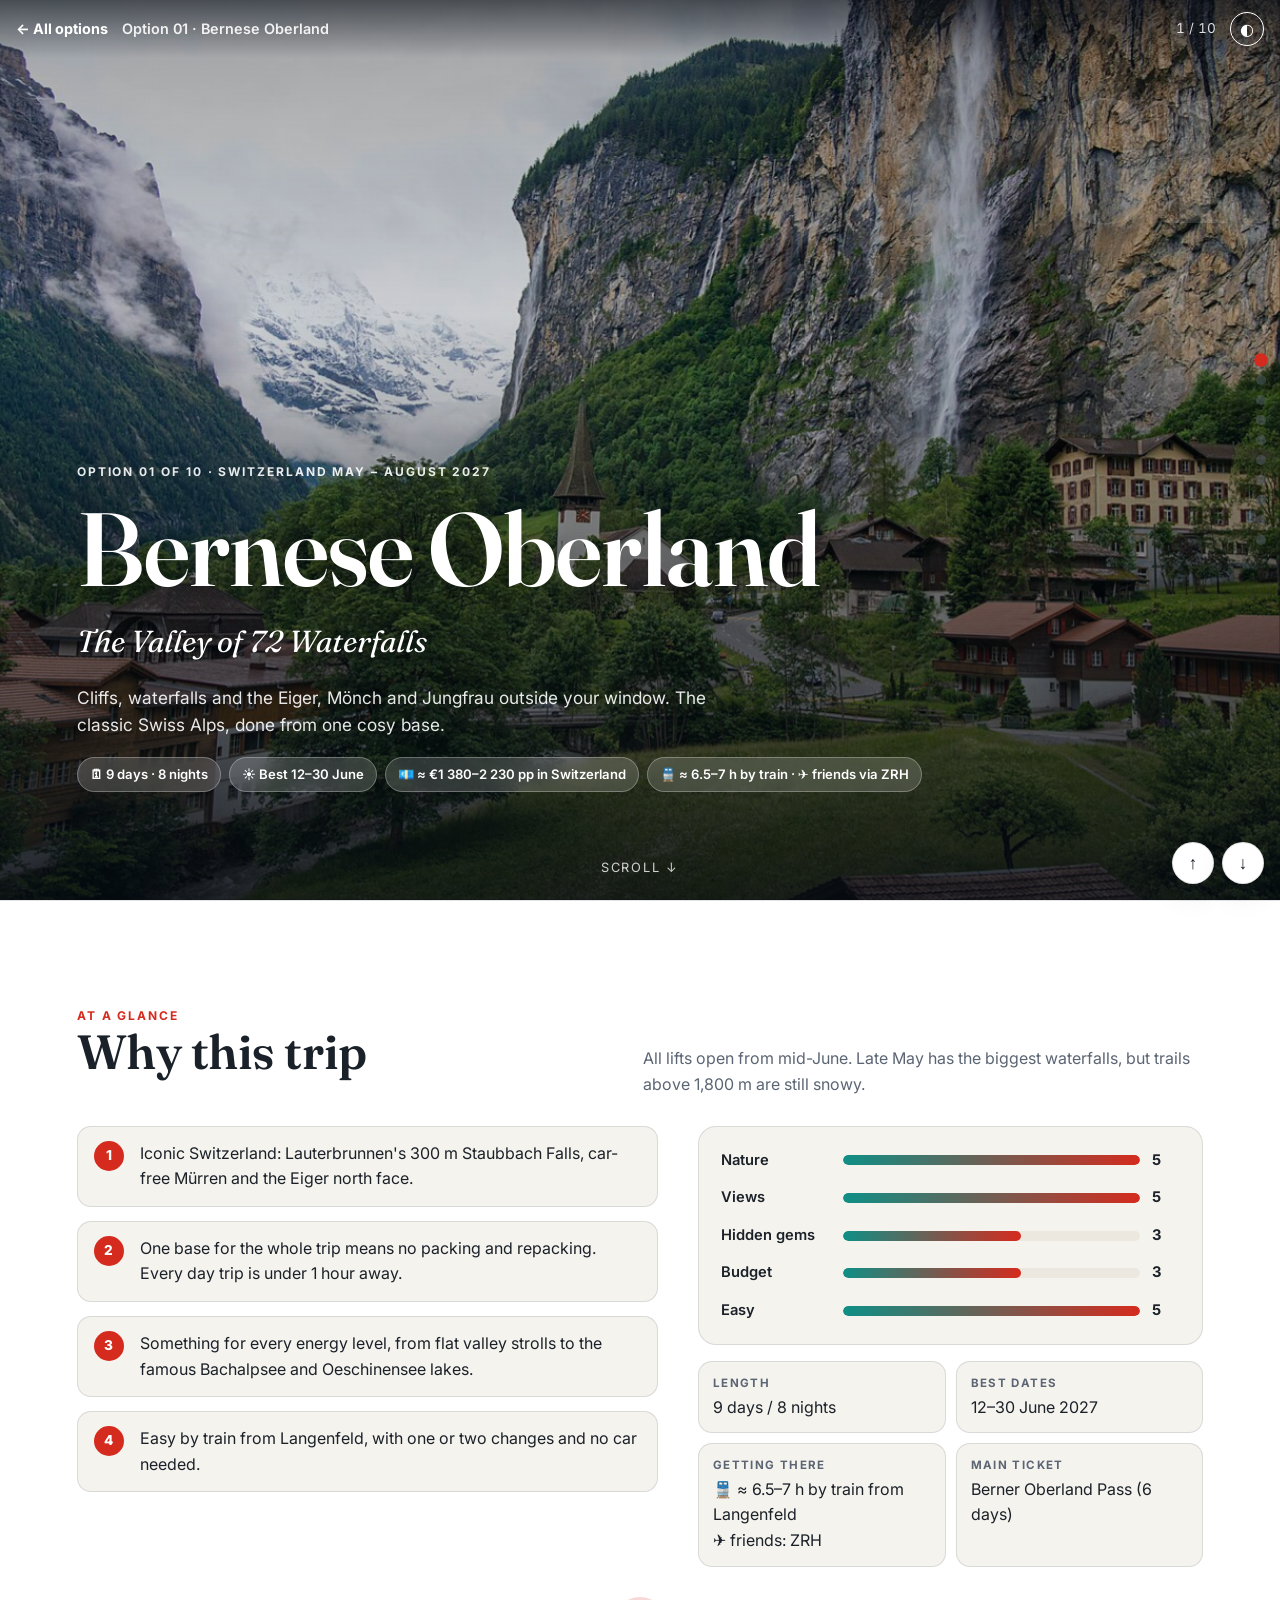
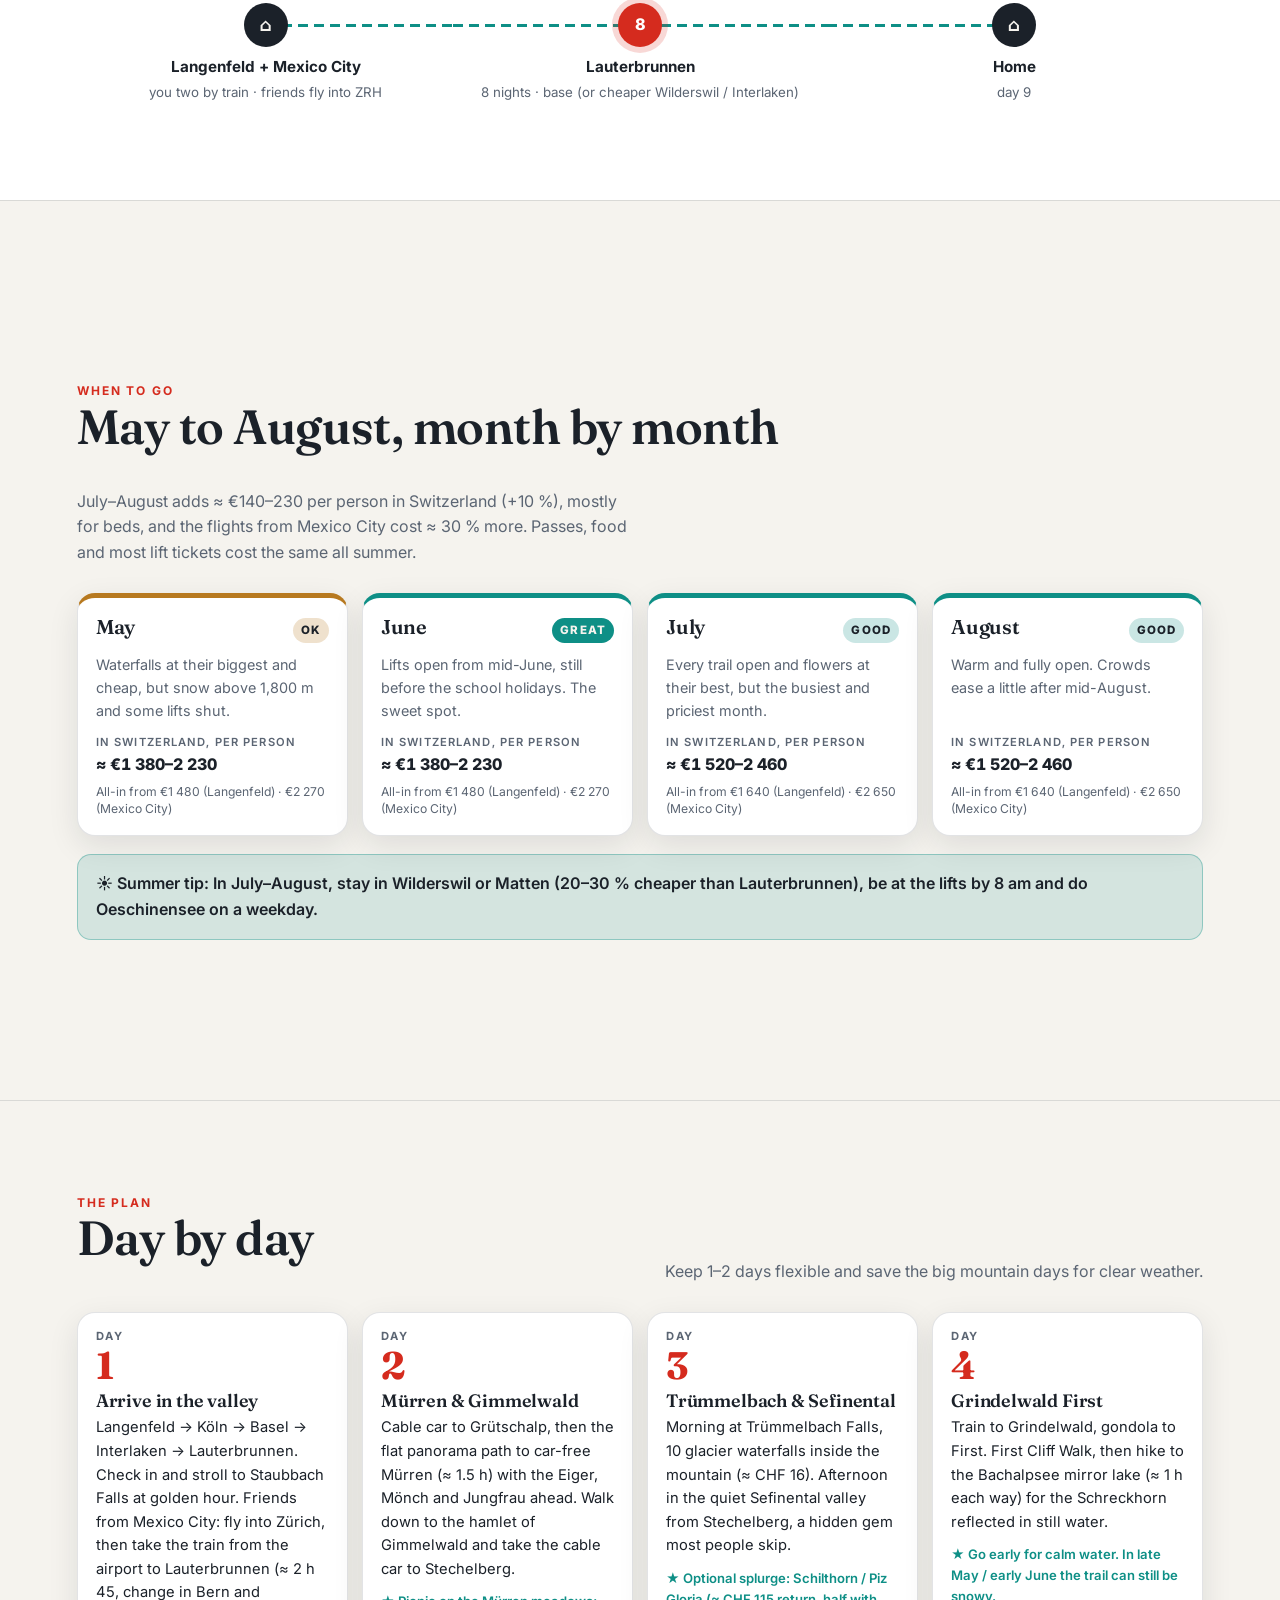
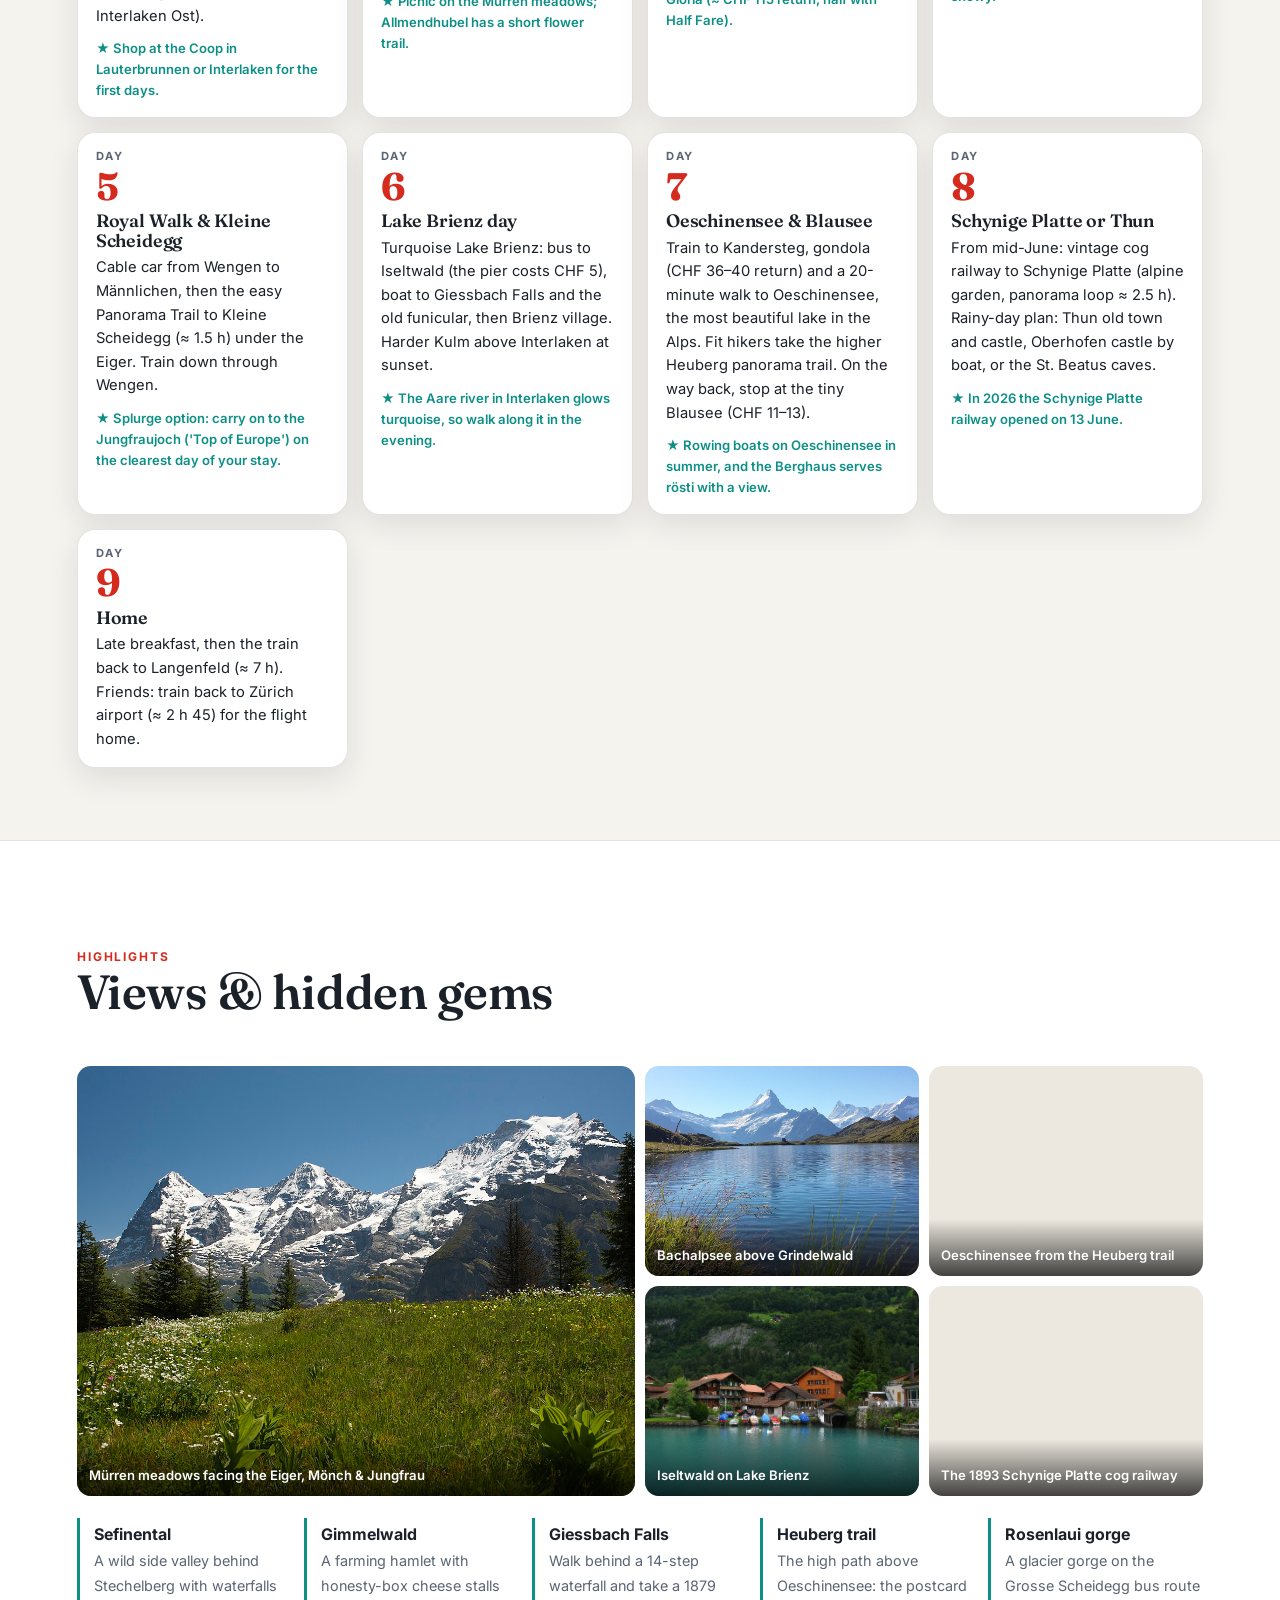
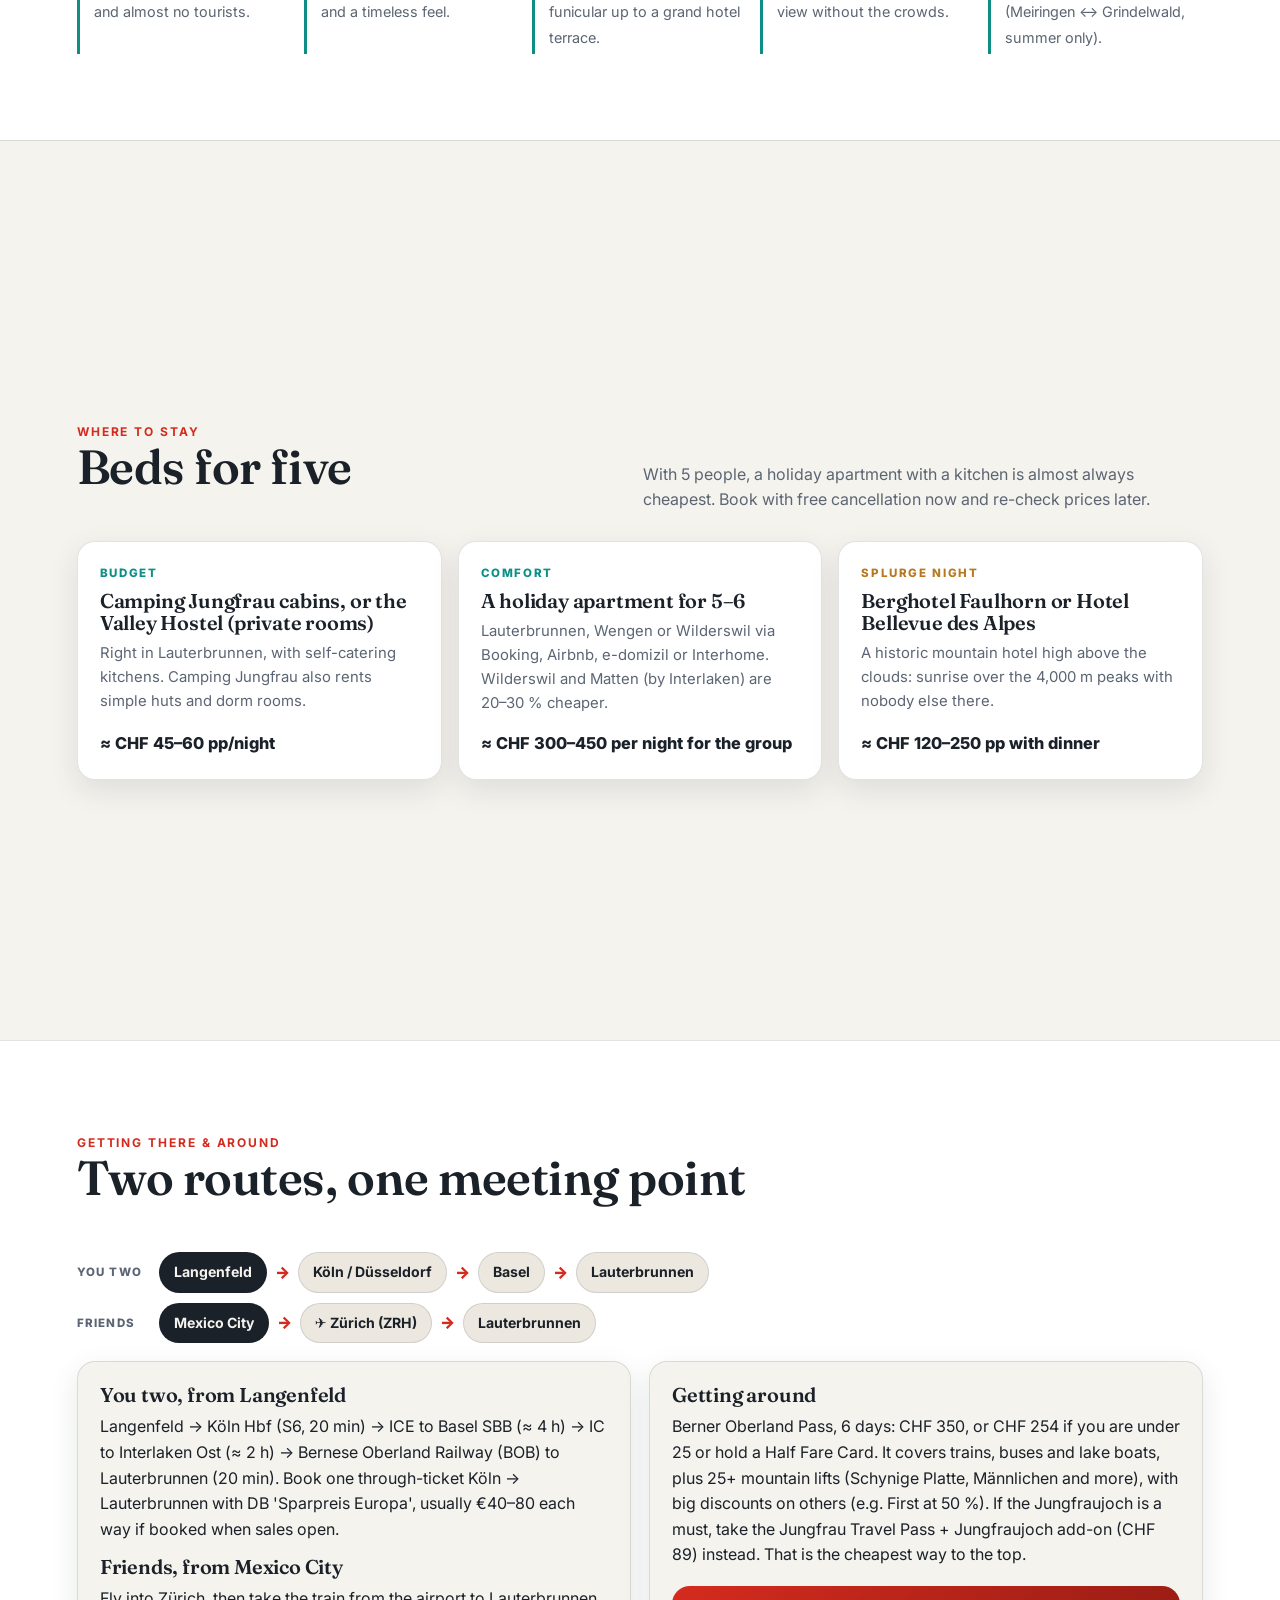
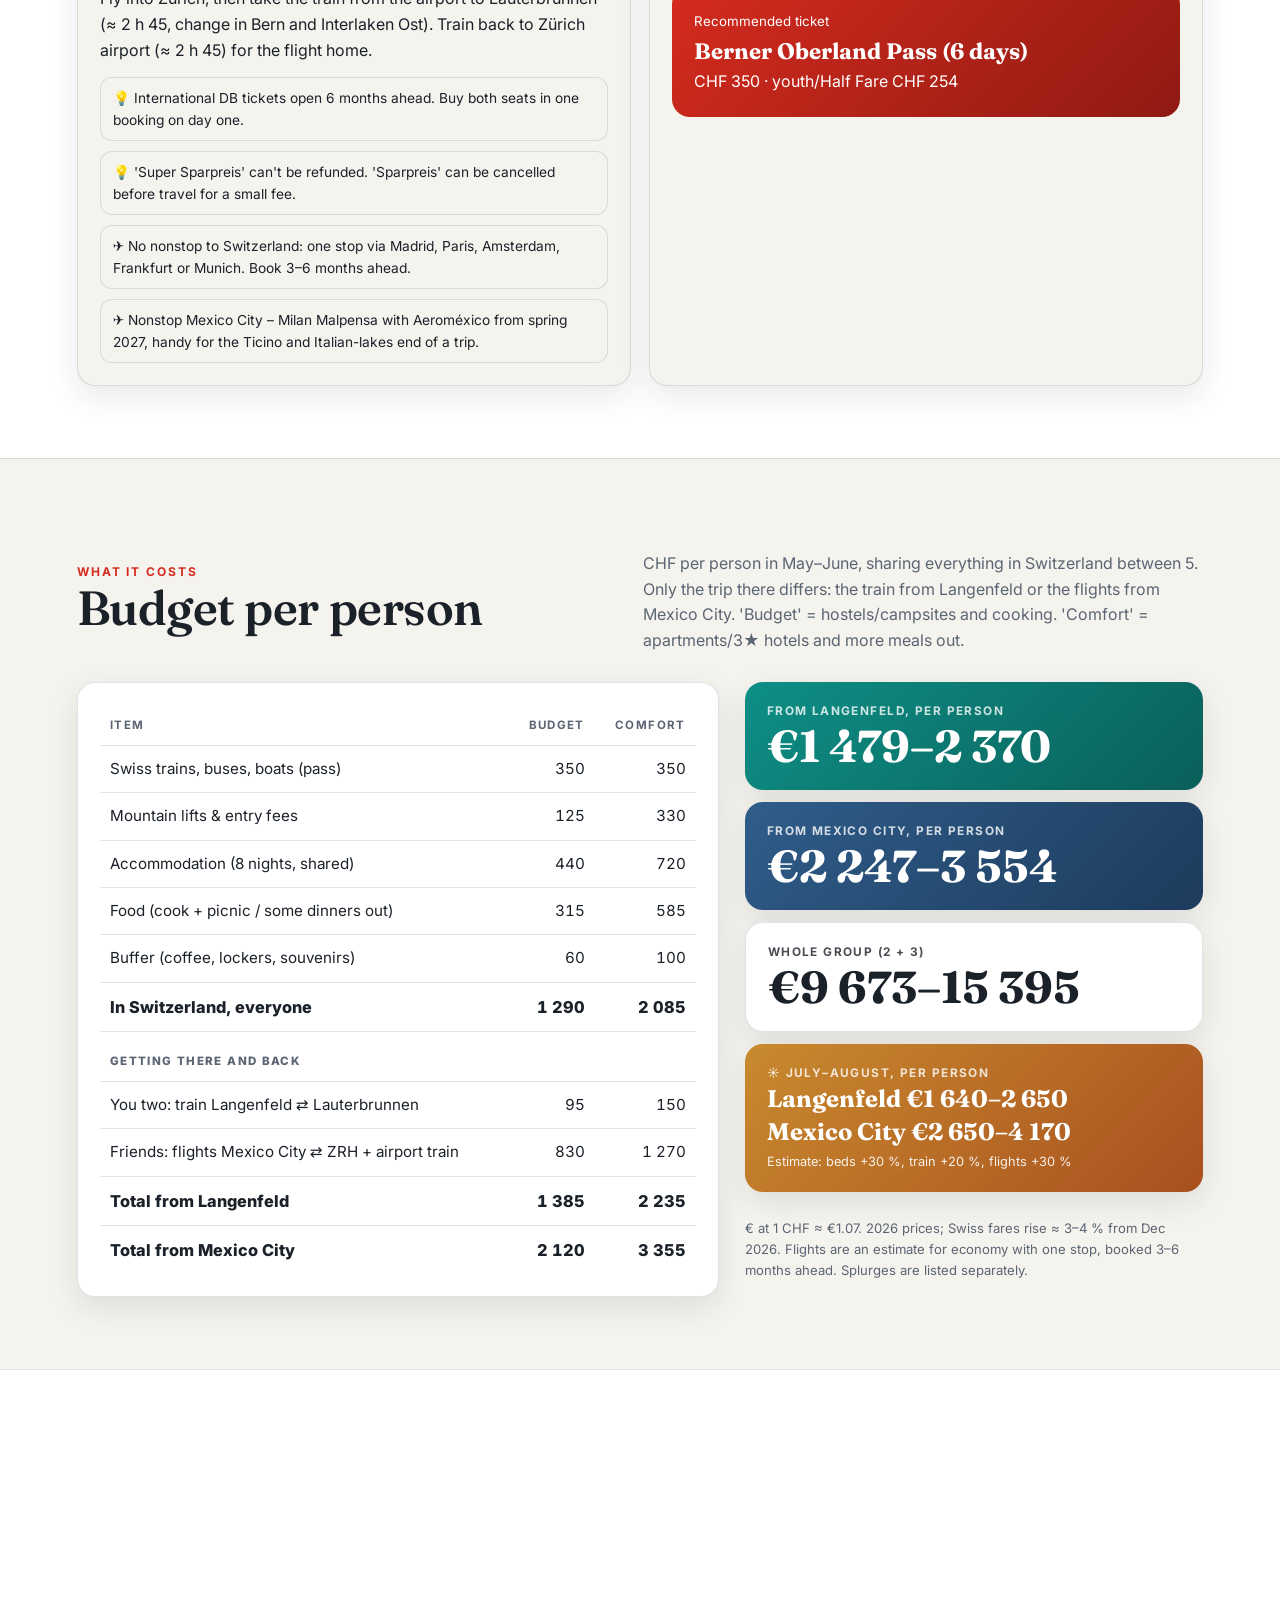
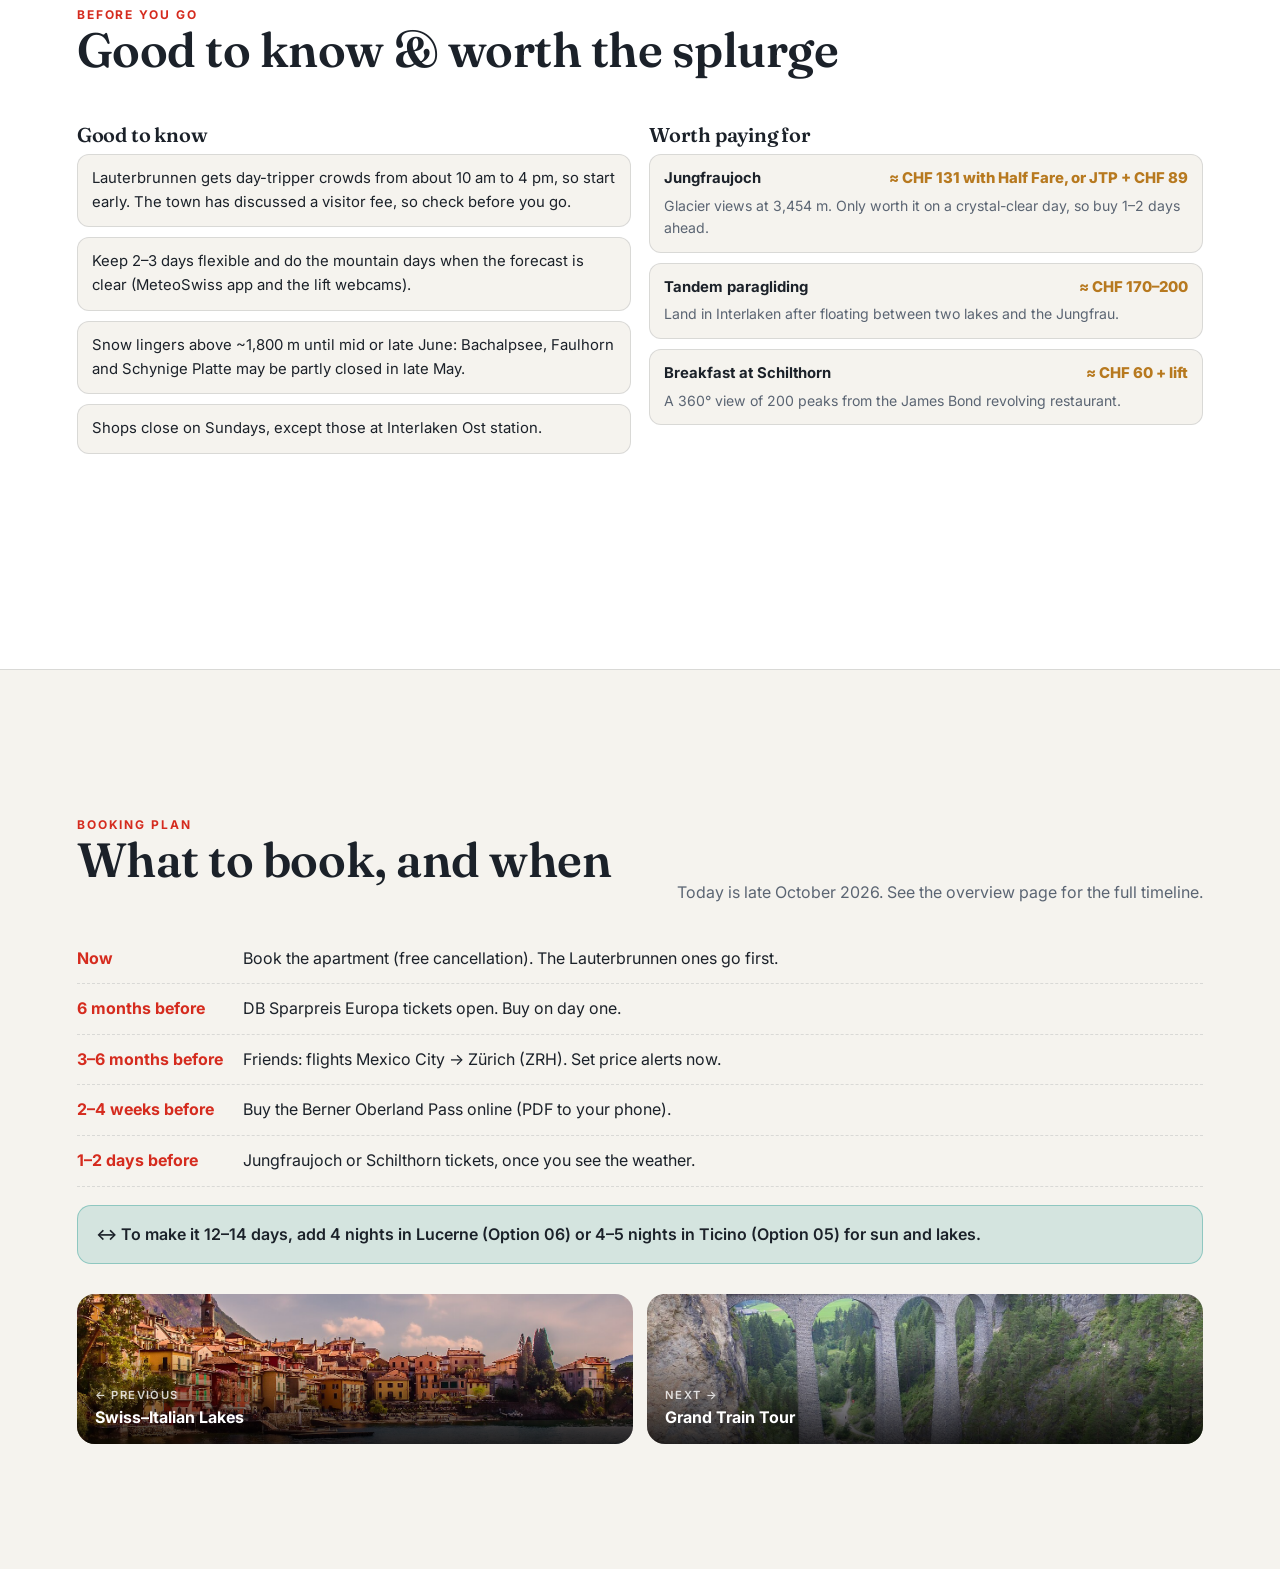
<file: options/01-bernese-oberland.html>
<!doctype html>
<html lang="en" class="deck">
<head>
<meta charset="utf-8">
<meta name="viewport" content="width=device-width, initial-scale=1">
<title>Bernese Oberland – Switzerland 2027</title>
<meta name="description" content="Cliffs, waterfalls and the Eiger, Mönch and Jungfrau outside your window. The classic Swiss Alps, done from one cosy base.">
<link rel="preconnect" href="https://fonts.googleapis.com"><link rel="preconnect" href="https://fonts.gstatic.com" crossorigin><link href="https://fonts.googleapis.com/css2?family=Fraunces:ital,opsz,wght@0,9..144,500..700;1,9..144,400..600&family=Inter:wght@400;600;700;800&display=swap" rel="stylesheet">
<link rel="stylesheet" href="../assets/style.css">
<script>document.documentElement.classList.add("js-anim");setTimeout(function(){if(!window.__ch27)document.documentElement.classList.remove("js-anim");},2500);</script>
</head>

<body>
<div class="progress"></div>
<header class="topbar"><a href="../index.html">← All options</a><span class="title">Option 01 · Bernese Oberland</span><span class="count">1 / 10</span><button class="icon-btn" data-theme-toggle aria-label="Toggle dark mode">◐</button></header>
<nav class="dots" aria-label="Slides"></nav>
<div class="keys"><button data-go="-1" aria-label="Previous slide">↑</button><button data-go="1" aria-label="Next slide">↓</button></div>
<section class="slide cover" id="cover" data-title="Cover">
  <div class="photo"><img src="../assets/img/be-lauterbrunnen.jpg" alt="Bernese Oberland" class="kb" decoding="async"></div>
  <div class="big-num">01</div>
  <div class="inner on-photo">
    <div class="eyebrow reveal" style="--i:0">Option 01 of 10 · Switzerland May – August 2027</div>
    <h1 class="reveal" style="--i:1">Bernese Oberland</h1>
    <div class="sub reveal" style="--i:2">The Valley of 72 Waterfalls</div>
    <p class="tagline reveal" style="--i:3">Cliffs, waterfalls and the Eiger, Mönch and Jungfrau outside your window. The classic Swiss Alps, done from one cosy base.</p>
    <div class="chips reveal" style="--i:4"><span class="chip">🗓 9 days · 8 nights</span><span class="chip">☀️ Best 12–30 June</span><span class="chip">💶 ≈ €1 380–2 230 pp in Switzerland</span><span class="chip">🚆 ≈ 6.5–7 h by train · ✈️ friends via ZRH</span></div>
  </div>
  <a class="scroll-hint" href="#glance">Scroll ↓</a>
</section>
<section class="slide alt" id="glance" data-title="At a glance">
  <div class="inner">
    <div class="slide-head"><div><div class="eyebrow">At a glance</div><h2>Why this trip</h2></div><p class="muted">All lifts open from mid-June. Late May has the biggest waterfalls, but trails above 1,800 m are still snowy.</p></div>
    <div class="glance">
      <ul class="why"><li class="reveal" style="--i:0"><span class="n">1</span><span>Iconic Switzerland: Lauterbrunnen&#x27;s 300 m Staubbach Falls, car-free Mürren and the Eiger north face.</span></li><li class="reveal" style="--i:1"><span class="n">2</span><span>One base for the whole trip means no packing and repacking. Every day trip is under 1 hour away.</span></li><li class="reveal" style="--i:2"><span class="n">3</span><span>Something for every energy level, from flat valley strolls to the famous Bachalpsee and Oeschinensee lakes.</span></li><li class="reveal" style="--i:3"><span class="n">4</span><span>Easy by train from Langenfeld, with one or two changes and no car needed.</span></li></ul>
      <div>
        <div class="scores reveal" style="--i:2"><div class="score"><span>Nature</span><div class="bar"><span style="--v:100%"></span></div><b>5</b></div><div class="score"><span>Views</span><div class="bar"><span style="--v:100%"></span></div><b>5</b></div><div class="score"><span>Hidden gems</span><div class="bar"><span style="--v:60%"></span></div><b>3</b></div><div class="score"><span>Budget</span><div class="bar"><span style="--v:60%"></span></div><b>3</b></div><div class="score"><span>Easy</span><div class="bar"><span style="--v:100%"></span></div><b>5</b></div></div>
        <div class="facts reveal" style="--i:3">
          <div class="fact"><b>Length</b>9 days / 8 nights</div>
          <div class="fact"><b>Best dates</b>12–30 June 2027</div>
          <div class="fact"><b>Getting there</b>🚆 ≈ 6.5–7 h by train from Langenfeld<br>✈️ friends: ZRH</div>
          <div class="fact"><b>Main ticket</b>Berner Oberland Pass (6 days)</div>
        </div>
      </div>
    </div>
    <div class="route" aria-label="Route"><div class="stop reveal" style="--i:0"><div class="pin home">⌂</div><strong>Langenfeld + Mexico City</strong><small>you two by train · friends fly into ZRH</small></div><div class="stop reveal" style="--i:1"><div class="pin">8</div><strong>Lauterbrunnen</strong><small>8 nights · base (or cheaper Wilderswil / Interlaken)</small></div><div class="stop reveal" style="--i:2"><div class="pin home">⌂</div><strong>Home</strong><small>day 9</small></div></div>
  </div>
</section>
<section class="slide" id="months" data-title="Month by month">
  <div class="inner">
    <div class="slide-head"><div><div class="eyebrow">When to go</div><h2>May to August, month by month</h2></div><p class="muted">July–August adds ≈ €140–230 per person in Switzerland (+10 %), mostly for beds, and the flights from Mexico City cost ≈ 30 % more. Passes, food and most lift tickets cost the same all summer.</p></div>
    <div class="months"><article class="mo r1 reveal" style="--i:0"><div class="mo-top"><h3>May</h3><span class="rate">OK</span></div><p>Waterfalls at their biggest and cheap, but snow above 1,800 m and some lifts shut.</p><div class="mo-price"><small>in Switzerland, per person</small>≈ €1 380–2 230</div><div class="mo-all">All-in from €1 480 (Langenfeld) · €2 270 (Mexico City)</div></article><article class="mo r3 reveal" style="--i:1"><div class="mo-top"><h3>June</h3><span class="rate">Great</span></div><p>Lifts open from mid-June, still before the school holidays. The sweet spot.</p><div class="mo-price"><small>in Switzerland, per person</small>≈ €1 380–2 230</div><div class="mo-all">All-in from €1 480 (Langenfeld) · €2 270 (Mexico City)</div></article><article class="mo r2 reveal" style="--i:2"><div class="mo-top"><h3>July</h3><span class="rate">Good</span></div><p>Every trail open and flowers at their best, but the busiest and priciest month.</p><div class="mo-price"><small>in Switzerland, per person</small>≈ €1 520–2 460</div><div class="mo-all">All-in from €1 640 (Langenfeld) · €2 650 (Mexico City)</div></article><article class="mo r2 reveal" style="--i:3"><div class="mo-top"><h3>August</h3><span class="rate">Good</span></div><p>Warm and fully open. Crowds ease a little after mid-August.</p><div class="mo-price"><small>in Switzerland, per person</small>≈ €1 520–2 460</div><div class="mo-all">All-in from €1 640 (Langenfeld) · €2 650 (Mexico City)</div></article></div>
    <div class="stretch reveal" style="--i:4">☀️ Summer tip: In July–August, stay in Wilderswil or Matten (20–30 % cheaper than Lauterbrunnen), be at the lifts by 8 am and do Oeschinensee on a weekday.</div>
  </div>
</section>
<section class="slide" id="itinerary" data-title="Day by day">
  <div class="inner">
    <div class="slide-head"><div><div class="eyebrow">The plan</div><h2>Day by day</h2></div><p class="muted">Keep 1–2 days flexible and save the big mountain days for clear weather.</p></div>
    <div class="days"><article class="day reveal" style="--i:0"><div class="d"><small>Day</small>1</div><h3>Arrive in the valley</h3><p>Langenfeld → Köln → Basel → Interlaken → Lauterbrunnen. Check in and stroll to Staubbach Falls at golden hour. Friends from Mexico City: fly into Zürich, then take the train from the airport to Lauterbrunnen (≈ 2 h 45, change in Bern and Interlaken Ost).</p><div class="tip">Shop at the Coop in Lauterbrunnen or Interlaken for the first days.</div></article><article class="day reveal" style="--i:1"><div class="d"><small>Day</small>2</div><h3>Mürren &amp; Gimmelwald</h3><p>Cable car to Grütschalp, then the flat panorama path to car-free Mürren (≈ 1.5 h) with the Eiger, Mönch and Jungfrau ahead. Walk down to the hamlet of Gimmelwald and take the cable car to Stechelberg.</p><div class="tip">Picnic on the Mürren meadows; Allmendhubel has a short flower trail.</div></article><article class="day reveal" style="--i:2"><div class="d"><small>Day</small>3</div><h3>Trümmelbach &amp; Sefinental</h3><p>Morning at Trümmelbach Falls, 10 glacier waterfalls inside the mountain (≈ CHF 16). Afternoon in the quiet Sefinental valley from Stechelberg, a hidden gem most people skip.</p><div class="tip">Optional splurge: Schilthorn / Piz Gloria (≈ CHF 115 return, half with Half Fare).</div></article><article class="day reveal" style="--i:3"><div class="d"><small>Day</small>4</div><h3>Grindelwald First</h3><p>Train to Grindelwald, gondola to First. First Cliff Walk, then hike to the Bachalpsee mirror lake (≈ 1 h each way) for the Schreckhorn reflected in still water.</p><div class="tip">Go early for calm water. In late May / early June the trail can still be snowy.</div></article><article class="day reveal" style="--i:4"><div class="d"><small>Day</small>5</div><h3>Royal Walk &amp; Kleine Scheidegg</h3><p>Cable car from Wengen to Männlichen, then the easy Panorama Trail to Kleine Scheidegg (≈ 1.5 h) under the Eiger. Train down through Wengen.</p><div class="tip">Splurge option: carry on to the Jungfraujoch (&#x27;Top of Europe&#x27;) on the clearest day of your stay.</div></article><article class="day reveal" style="--i:5"><div class="d"><small>Day</small>6</div><h3>Lake Brienz day</h3><p>Turquoise Lake Brienz: bus to Iseltwald (the pier costs CHF 5), boat to Giessbach Falls and the old funicular, then Brienz village. Harder Kulm above Interlaken at sunset.</p><div class="tip">The Aare river in Interlaken glows turquoise, so walk along it in the evening.</div></article><article class="day reveal" style="--i:0"><div class="d"><small>Day</small>7</div><h3>Oeschinensee &amp; Blausee</h3><p>Train to Kandersteg, gondola (CHF 36–40 return) and a 20-minute walk to Oeschinensee, the most beautiful lake in the Alps. Fit hikers take the higher Heuberg panorama trail. On the way back, stop at the tiny Blausee (CHF 11–13).</p><div class="tip">Rowing boats on Oeschinensee in summer, and the Berghaus serves rösti with a view.</div></article><article class="day reveal" style="--i:1"><div class="d"><small>Day</small>8</div><h3>Schynige Platte or Thun</h3><p>From mid-June: vintage cog railway to Schynige Platte (alpine garden, panorama loop ≈ 2.5 h). Rainy-day plan: Thun old town and castle, Oberhofen castle by boat, or the St. Beatus caves.</p><div class="tip">In 2026 the Schynige Platte railway opened on 13 June.</div></article><article class="day reveal" style="--i:2"><div class="d"><small>Day</small>9</div><h3>Home</h3><p>Late breakfast, then the train back to Langenfeld (≈ 7 h). Friends: train back to Zürich airport (≈ 2 h 45) for the flight home.</p></article></div>
  </div>
</section>
<section class="slide alt" id="highlights" data-title="Highlights & hidden gems">
  <div class="inner">
    <div class="slide-head"><div><div class="eyebrow">Highlights</div><h2>Views & hidden gems</h2></div></div>
    <div class="gallery"><figure class="reveal" style="--i:0"><img src="../assets/img/be-muerren.jpg" alt="Mürren meadows facing the Eiger, Mönch &amp; Jungfrau" loading="lazy" decoding="async"><figcaption>Mürren meadows facing the Eiger, Mönch &amp; Jungfrau</figcaption></figure><figure class="reveal" style="--i:1"><img src="../assets/img/be-bachalpsee.jpg" alt="Bachalpsee above Grindelwald" loading="lazy" decoding="async"><figcaption>Bachalpsee above Grindelwald</figcaption></figure><figure class="reveal" style="--i:2"><img src="../assets/img/be-oeschinensee.jpg" alt="Oeschinensee from the Heuberg trail" loading="lazy" decoding="async"><figcaption>Oeschinensee from the Heuberg trail</figcaption></figure><figure class="reveal" style="--i:3"><img src="../assets/img/be-iseltwald.jpg" alt="Iseltwald on Lake Brienz" loading="lazy" decoding="async"><figcaption>Iseltwald on Lake Brienz</figcaption></figure><figure class="reveal" style="--i:4"><img src="../assets/img/be-schynige.jpg" alt="The 1893 Schynige Platte cog railway" loading="lazy" decoding="async"><figcaption>The 1893 Schynige Platte cog railway</figcaption></figure></div>
    <div class="gems"><div class="gem reveal" style="--i:0"><b>Sefinental</b><span>A wild side valley behind Stechelberg with waterfalls and almost no tourists.</span></div><div class="gem reveal" style="--i:1"><b>Gimmelwald</b><span>A farming hamlet with honesty-box cheese stalls and a timeless feel.</span></div><div class="gem reveal" style="--i:2"><b>Giessbach Falls</b><span>Walk behind a 14-step waterfall and take a 1879 funicular up to a grand hotel terrace.</span></div><div class="gem reveal" style="--i:3"><b>Heuberg trail</b><span>The high path above Oeschinensee: the postcard view without the crowds.</span></div><div class="gem reveal" style="--i:4"><b>Rosenlaui gorge</b><span>A glacier gorge on the Grosse Scheidegg bus route (Meiringen ↔ Grindelwald, summer only).</span></div></div>
  </div>
</section>
<section class="slide" id="stay" data-title="Where to stay">
  <div class="inner">
    <div class="slide-head"><div><div class="eyebrow">Where to stay</div><h2>Beds for five</h2></div><p class="muted">With 5 people, a holiday apartment with a kitchen is almost always cheapest. Book with free cancellation now and re-check prices later.</p></div>
    <div class="tiers"><div class="tier reveal" style="--i:0"><span class="label">Budget</span><h3>Camping Jungfrau cabins, or the Valley Hostel (private rooms)</h3><p>Right in Lauterbrunnen, with self-catering kitchens. Camping Jungfrau also rents simple huts and dorm rooms.</p><span class="price">≈ CHF 45–60 pp/night</span></div><div class="tier reveal" style="--i:1"><span class="label">Comfort</span><h3>A holiday apartment for 5–6</h3><p>Lauterbrunnen, Wengen or Wilderswil via Booking, Airbnb, e-domizil or Interhome. Wilderswil and Matten (by Interlaken) are 20–30 % cheaper.</p><span class="price">≈ CHF 300–450 per night for the group</span></div><div class="tier reveal" style="--i:2"><span class="label">Splurge night</span><h3>Berghotel Faulhorn or Hotel Bellevue des Alpes</h3><p>A historic mountain hotel high above the clouds: sunrise over the 4,000 m peaks with nobody else there.</p><span class="price">≈ CHF 120–250 pp with dinner</span></div></div>
  </div>
</section>
<section class="slide alt" id="transport" data-title="Getting there & around">
  <div class="inner">
    <div class="slide-head"><div><div class="eyebrow">Getting there & around</div><h2>Two routes, one meeting point</h2></div></div>
    <div class="trip-line reveal"><span class="who">You two</span><span class="node home">Langenfeld</span><span class="arrow">→</span><span class="node">Köln / Düsseldorf</span><span class="arrow">→</span><span class="node">Basel</span><span class="arrow">→</span><span class="node">Lauterbrunnen</span></div>
    <div class="trip-line reveal" style="--i:1"><span class="who">Friends</span><span class="node home">Mexico City</span><span class="arrow">→</span><span class="node">✈️ Zürich (ZRH)</span><span class="arrow">→</span><span class="node">Lauterbrunnen</span></div>
    <div class="two">
      <div class="panel reveal" style="--i:1"><h3>You two, from Langenfeld</h3><p>Langenfeld → Köln Hbf (S6, 20 min) → ICE to Basel SBB (≈ 4 h) → IC to Interlaken Ost (≈ 2 h) → Bernese Oberland Railway (BOB) to Lauterbrunnen (20 min). Book one through-ticket Köln → Lauterbrunnen with DB &#x27;Sparpreis Europa&#x27;, usually €40–80 each way if booked when sales open.</p>
        <h3>Friends, from Mexico City</h3><p>Fly into Zürich, then take the train from the airport to Lauterbrunnen (≈ 2 h 45, change in Bern and Interlaken Ost). Train back to Zürich airport (≈ 2 h 45) for the flight home.</p>
        <ul class="list"><li>💡 International DB tickets open 6 months ahead. Buy both seats in one booking on day one.</li><li>💡 &#x27;Super Sparpreis&#x27; can&#x27;t be refunded. &#x27;Sparpreis&#x27; can be cancelled before travel for a small fee.</li><li>✈️ No nonstop to Switzerland: one stop via Madrid, Paris, Amsterdam, Frankfurt or Munich. Book 3–6 months ahead.</li><li>✈️ Nonstop Mexico City – Milan Malpensa with Aeroméxico from spring 2027, handy for the Ticino and Italian-lakes end of a trip.</li></ul></div>
      <div class="panel reveal" style="--i:2"><h3>Getting around</h3><p>Berner Oberland Pass, 6 days: CHF 350, or CHF 254 if you are under 25 or hold a Half Fare Card. It covers trains, buses and lake boats, plus 25+ mountain lifts (Schynige Platte, Männlichen and more), with big discounts on others (e.g. First at 50 %). If the Jungfraujoch is a must, take the Jungfrau Travel Pass + Jungfraujoch add-on (CHF 89) instead. That is the cheapest way to the top.</p>
        <div class="pass-box"><small>Recommended ticket</small><b>Berner Oberland Pass (6 days)</b>CHF 350 · youth/Half Fare CHF 254</div></div>
    </div>
  </div>
</section>
<section class="slide" id="costs" data-title="Costs">
  <div class="inner">
    <div class="slide-head"><div><div class="eyebrow">What it costs</div><h2>Budget per person</h2></div><p class="muted">CHF per person in May–June, sharing everything in Switzerland between 5. Only the trip there differs: the train from Langenfeld or the flights from Mexico City. 'Budget' = hostels/campsites and cooking. 'Comfort' = apartments/3★ hotels and more meals out.</p></div>
    <div class="cost-grid">
      <div class="panel reveal"><table class="costs">
        <thead><tr><th>Item</th><th class="num">Budget</th><th class="num">Comfort</th></tr></thead>
        <tbody><tr><td>Swiss trains, buses, boats (pass)</td><td class="num">350</td><td class="num">350</td></tr><tr><td>Mountain lifts &amp; entry fees</td><td class="num">125</td><td class="num">330</td></tr><tr><td>Accommodation (8 nights, shared)</td><td class="num">440</td><td class="num">720</td></tr><tr><td>Food (cook + picnic / some dinners out)</td><td class="num">315</td><td class="num">585</td></tr><tr><td>Buffer (coffee, lockers, souvenirs)</td><td class="num">60</td><td class="num">100</td></tr><tr class="total"><td>In Switzerland, everyone</td><td class="num">1 290</td><td class="num">2 085</td></tr><tr class="group"><td colspan="3">Getting there and back</td></tr><tr><td>You two: train Langenfeld ⇄ Lauterbrunnen</td><td class="num">95</td><td class="num">150</td></tr><tr><td>Friends: flights Mexico City ⇄ ZRH + airport train</td><td class="num">830</td><td class="num">1 270</td></tr><tr class="total"><td>Total from Langenfeld</td><td class="num">1 385</td><td class="num">2 235</td></tr><tr class="total"><td>Total from Mexico City</td><td class="num">2 120</td><td class="num">3 355</td></tr></tbody>
      </table></div>
      <div class="totals">
        <div class="total-card hl reveal" style="--i:1"><small>From Langenfeld, per person</small><div class="amount">€<span data-count="1480">1 480</span>–<span data-count="2390">2 390</span></div></div>
        <div class="total-card mex reveal" style="--i:2"><small>From Mexico City, per person</small><div class="amount">€<span data-count="2270">2 270</span>–<span data-count="3590">3 590</span></div></div>
        <div class="total-card reveal" style="--i:3"><small>Whole group (2 + 3)</small><div class="amount">€<span data-count="9770">9 770</span>–<span data-count="15550">15 550</span></div></div>
        <div class="total-card summer reveal" style="--i:4"><small>☀️ July–August, per person</small><div class="amount sm">Langenfeld €1 640–2 650<br>Mexico City €2 650–4 170</div><span class="d">Estimate: beds +30 %, train +20 %, flights +30 %</span></div>
        <p class="note">€ at 1 CHF ≈ €1.07. 2026 prices; Swiss fares rise ≈ 3–4 % from Dec 2026. Flights are an estimate for economy with one stop, booked 3–6 months ahead. Splurges are listed separately.</p>
      </div>
    </div>
  </div>
</section>
<section class="slide alt" id="tips" data-title="Good to know">
  <div class="inner">
    <div class="slide-head"><div><div class="eyebrow">Before you go</div><h2>Good to know & worth the splurge</h2></div></div>
    <div class="split3">
      <div><h3>Good to know</h3><ul class="list"><li class="reveal" style="--i:0">Lauterbrunnen gets day-tripper crowds from about 10 am to 4 pm, so start early. The town has discussed a visitor fee, so check before you go.</li><li class="reveal" style="--i:1">Keep 2–3 days flexible and do the mountain days when the forecast is clear (MeteoSwiss app and the lift webcams).</li><li class="reveal" style="--i:2">Snow lingers above ~1,800 m until mid or late June: Bachalpsee, Faulhorn and Schynige Platte may be partly closed in late May.</li><li class="reveal" style="--i:3">Shops close on Sundays, except those at Interlaken Ost station.</li></ul></div>
      <div><h3>Worth paying for</h3><ul class="list"><li class="splurge reveal" style="--i:0"><b>Jungfraujoch</b><span class="p">≈ CHF 131 with Half Fare, or JTP + CHF 89</span><span>Glacier views at 3,454 m. Only worth it on a crystal-clear day, so buy 1–2 days ahead.</span></li><li class="splurge reveal" style="--i:1"><b>Tandem paragliding</b><span class="p">≈ CHF 170–200</span><span>Land in Interlaken after floating between two lakes and the Jungfrau.</span></li><li class="splurge reveal" style="--i:2"><b>Breakfast at Schilthorn</b><span class="p">≈ CHF 60 + lift</span><span>A 360° view of 200 peaks from the James Bond revolving restaurant.</span></li></ul></div>
    </div>
  </div>
</section>
<section class="slide" id="booking" data-title="Booking plan">
  <div class="inner">
    <div class="slide-head"><div><div class="eyebrow">Booking plan</div><h2>What to book, and when</h2></div><p class="muted">Today is late October 2026. See the overview page for the full timeline.</p></div>
    <div class="steps"><div class="step reveal" style="--i:0"><b>Now</b><span>Book the apartment (free cancellation). The Lauterbrunnen ones go first.</span></div><div class="step reveal" style="--i:1"><b>6 months before</b><span>DB Sparpreis Europa tickets open. Buy on day one.</span></div><div class="step reveal" style="--i:2"><b>3–6 months before</b><span>Friends: flights Mexico City → Zürich (ZRH). Set price alerts now.</span></div><div class="step reveal" style="--i:3"><b>2–4 weeks before</b><span>Buy the Berner Oberland Pass online (PDF to your phone).</span></div><div class="step reveal" style="--i:4"><b>1–2 days before</b><span>Jungfraujoch or Schilthorn tickets, once you see the weather.</span></div></div>
    <div class="stretch reveal" style="--i:5">↔ To make it 12–14 days, add 4 nights in Lucerne (Option 06) or 4–5 nights in Ticino (Option 05) for sun and lakes.</div>
    <div class="endnav">
      <a href="10-swiss-italian-lakes.html"><img src="../assets/img/it-varenna.jpg" alt="Swiss–Italian Lakes" loading="lazy" decoding="async"><span><small>← Previous</small>Swiss–Italian Lakes</span></a>
      <a href="02-grand-train-tour.html"><img src="../assets/img/gt-landwasser.jpg" alt="Grand Train Tour" loading="lazy" decoding="async"><span><small>Next →</small>Grand Train Tour</span></a>
    </div>
  </div>
</section>
<script src="../assets/app.js"></script>
</body>
</html>
</file>
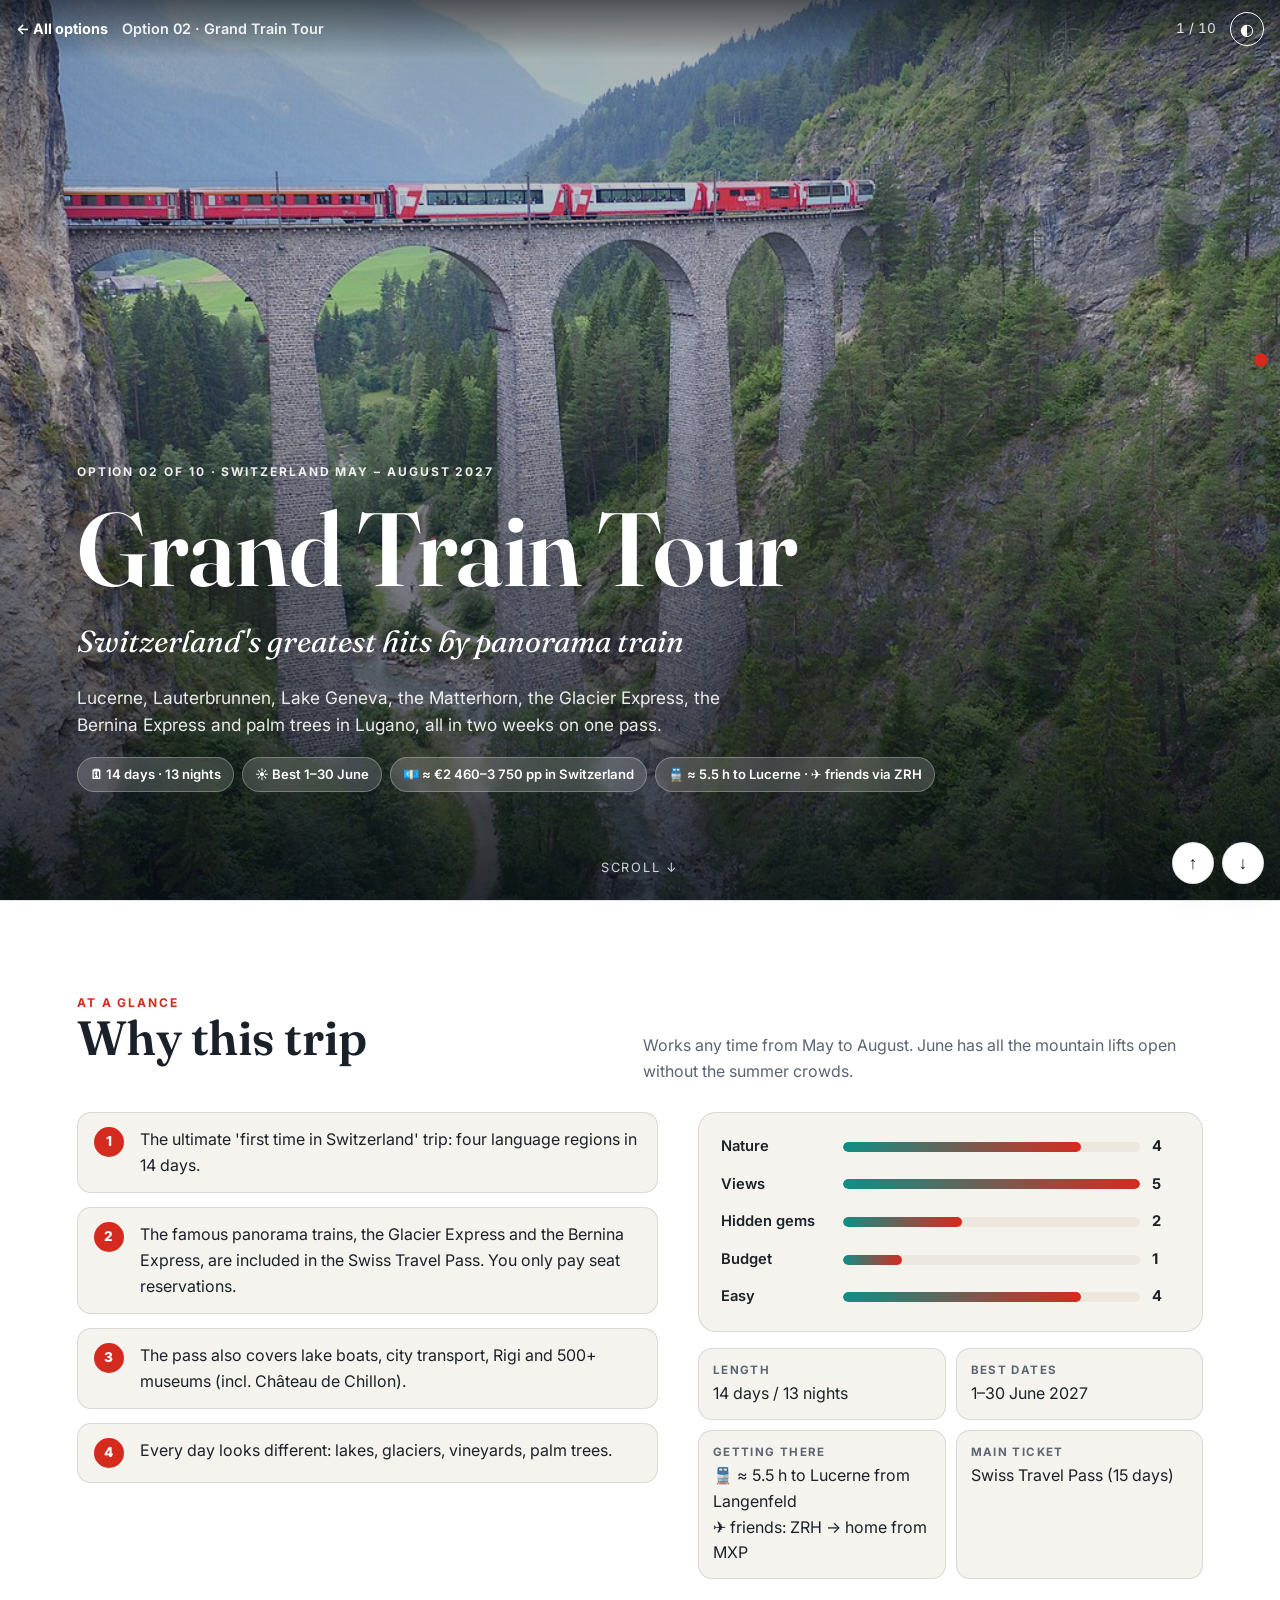
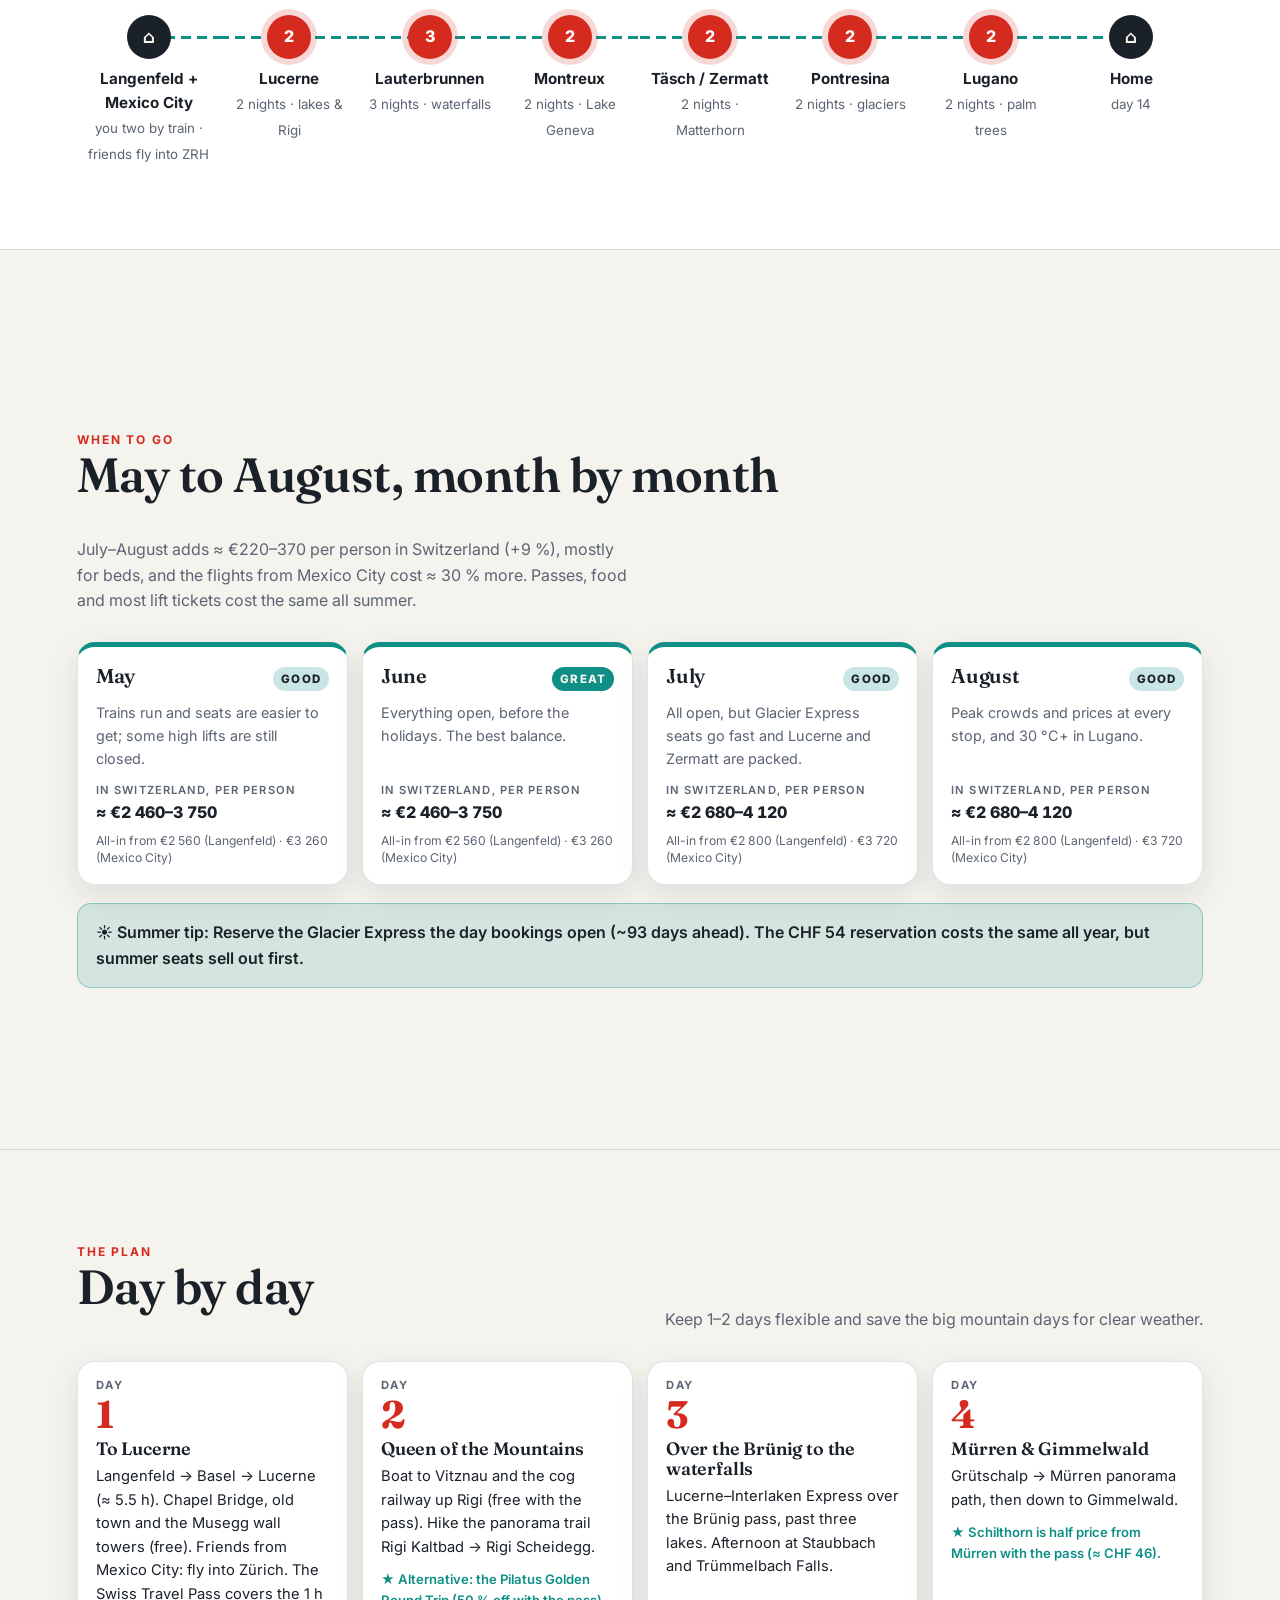
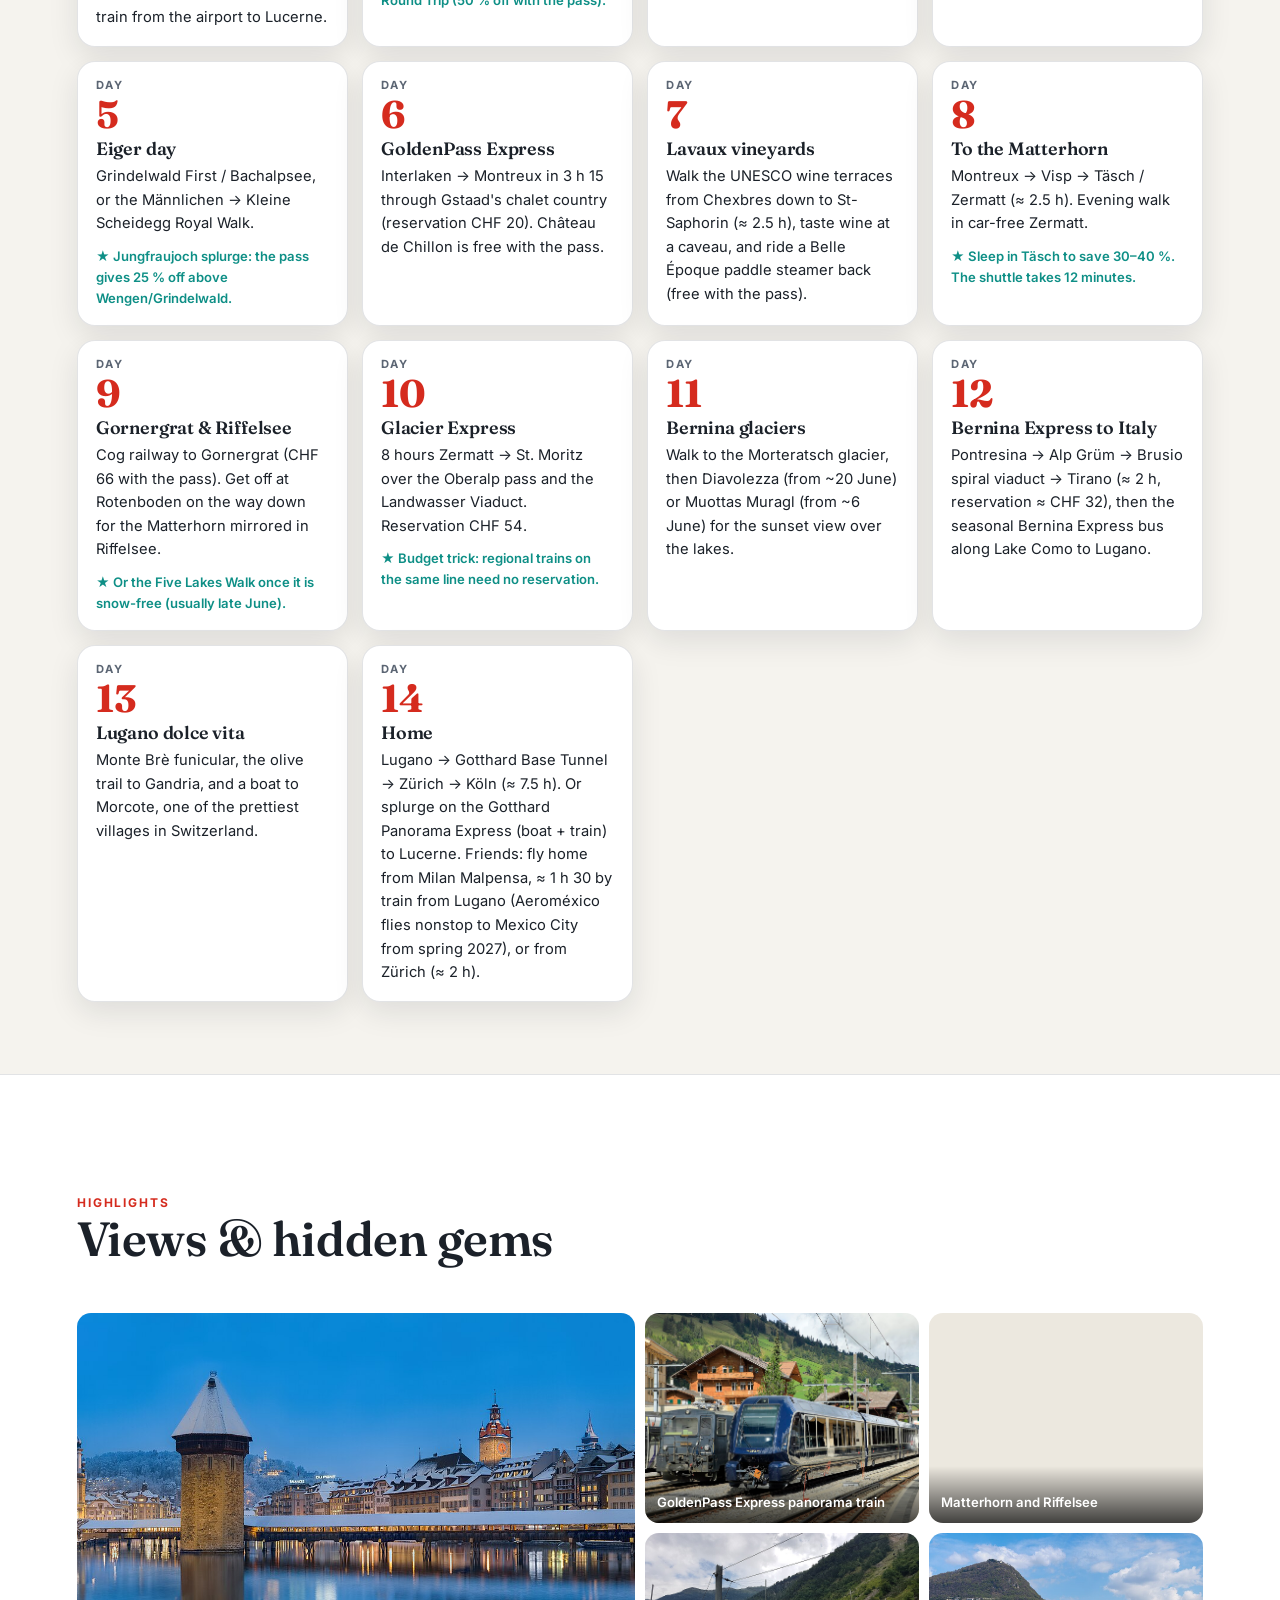
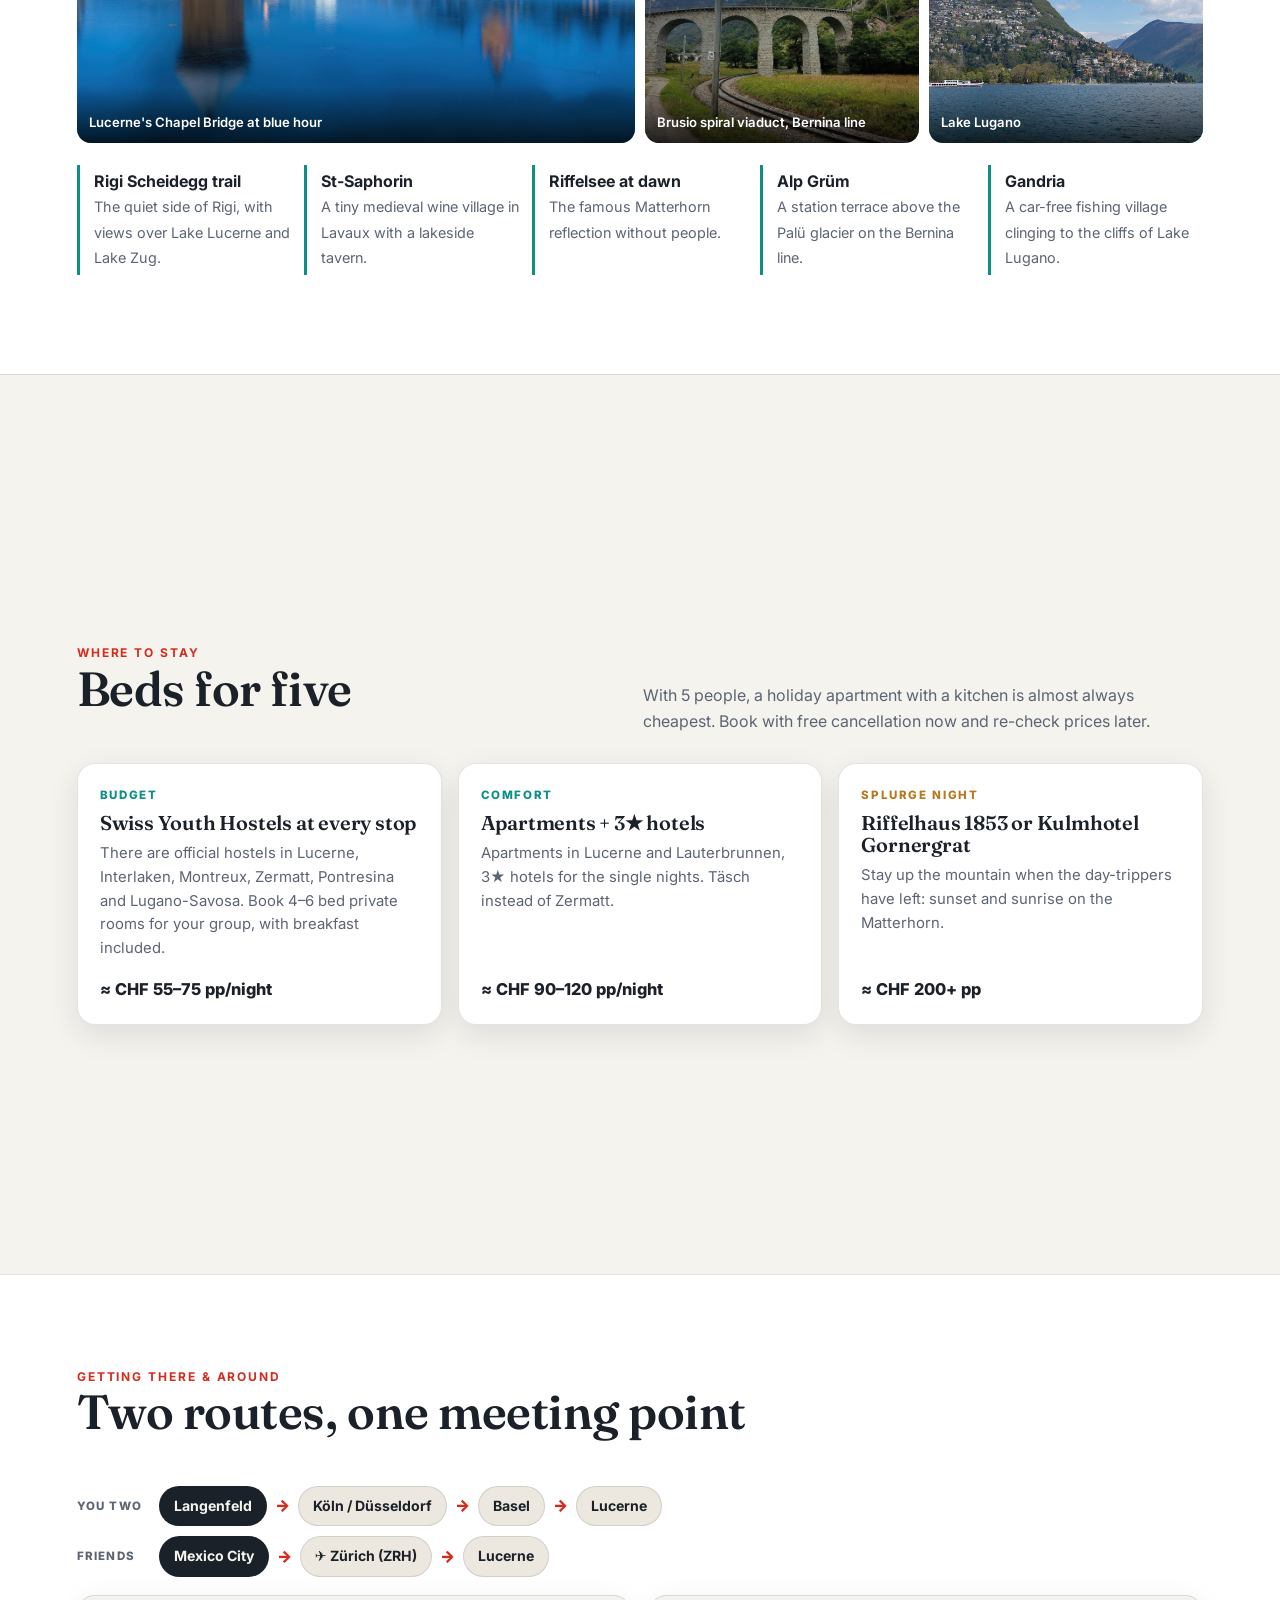
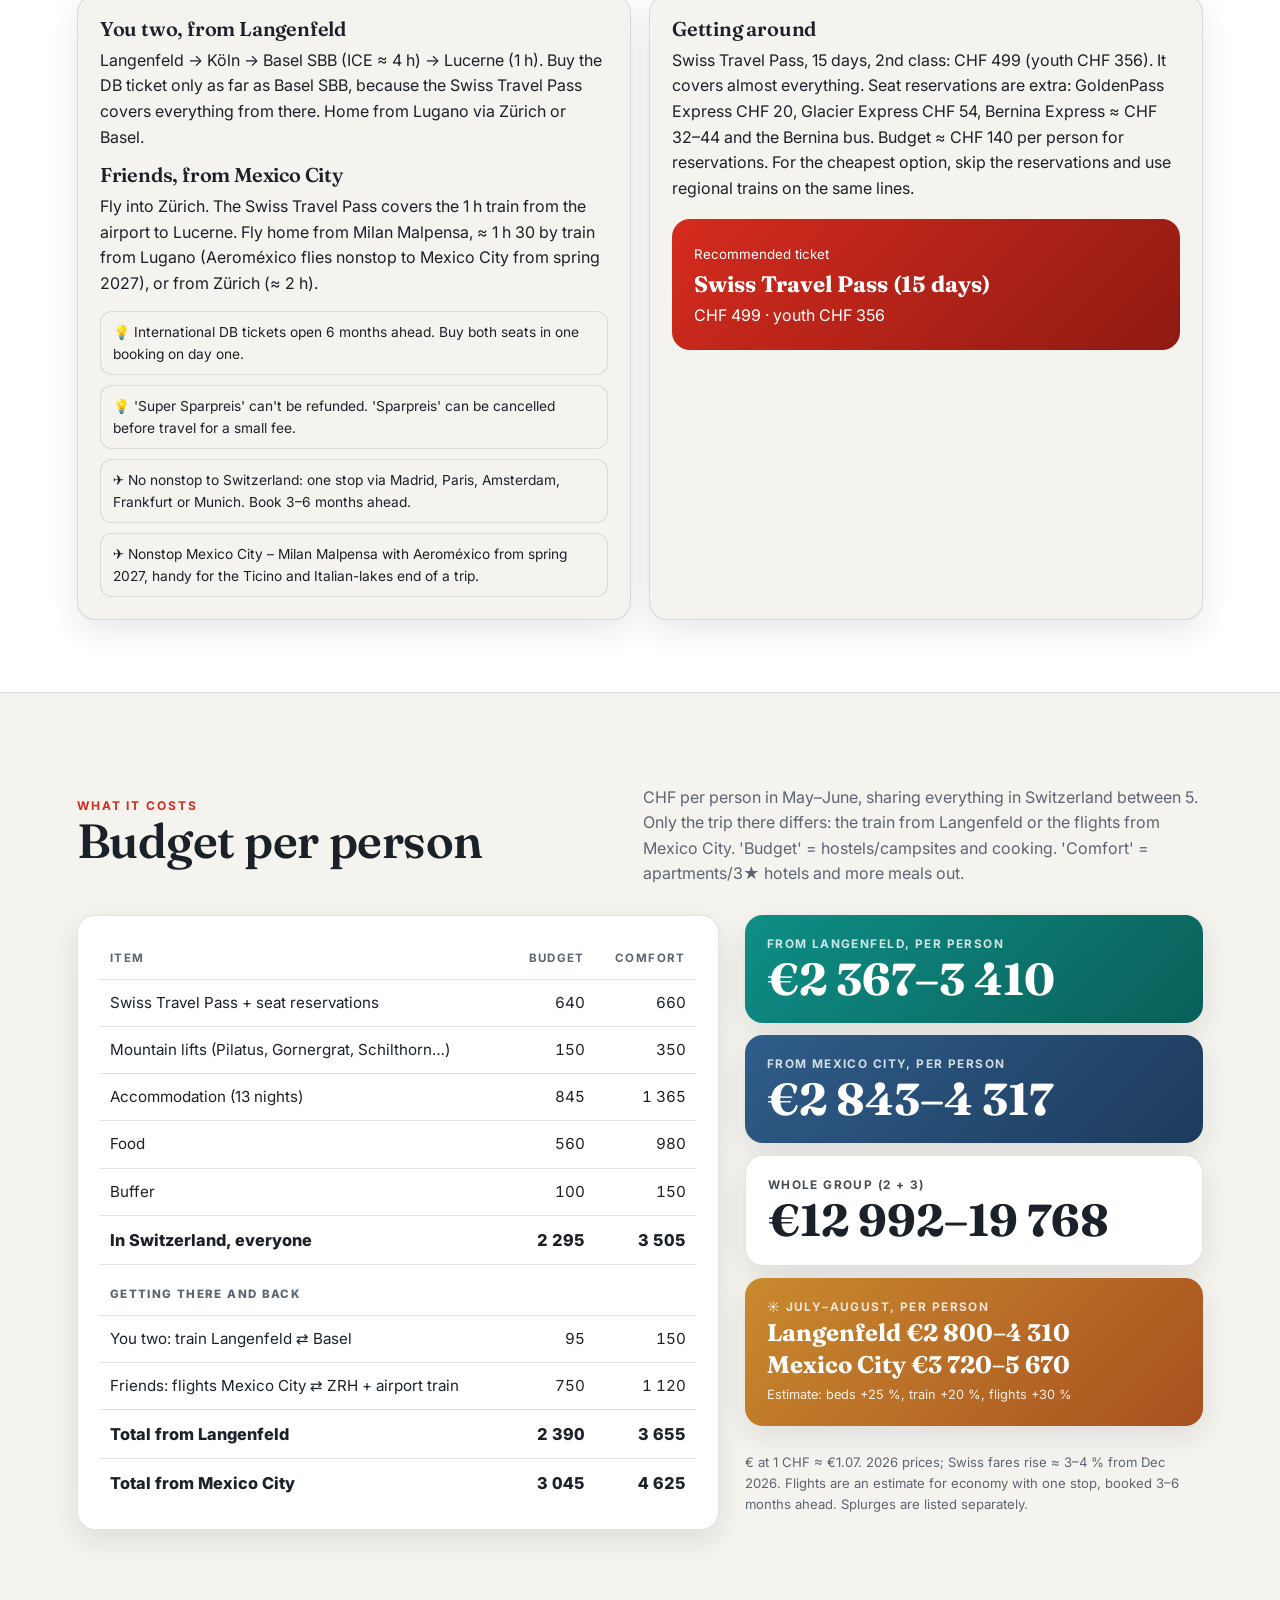
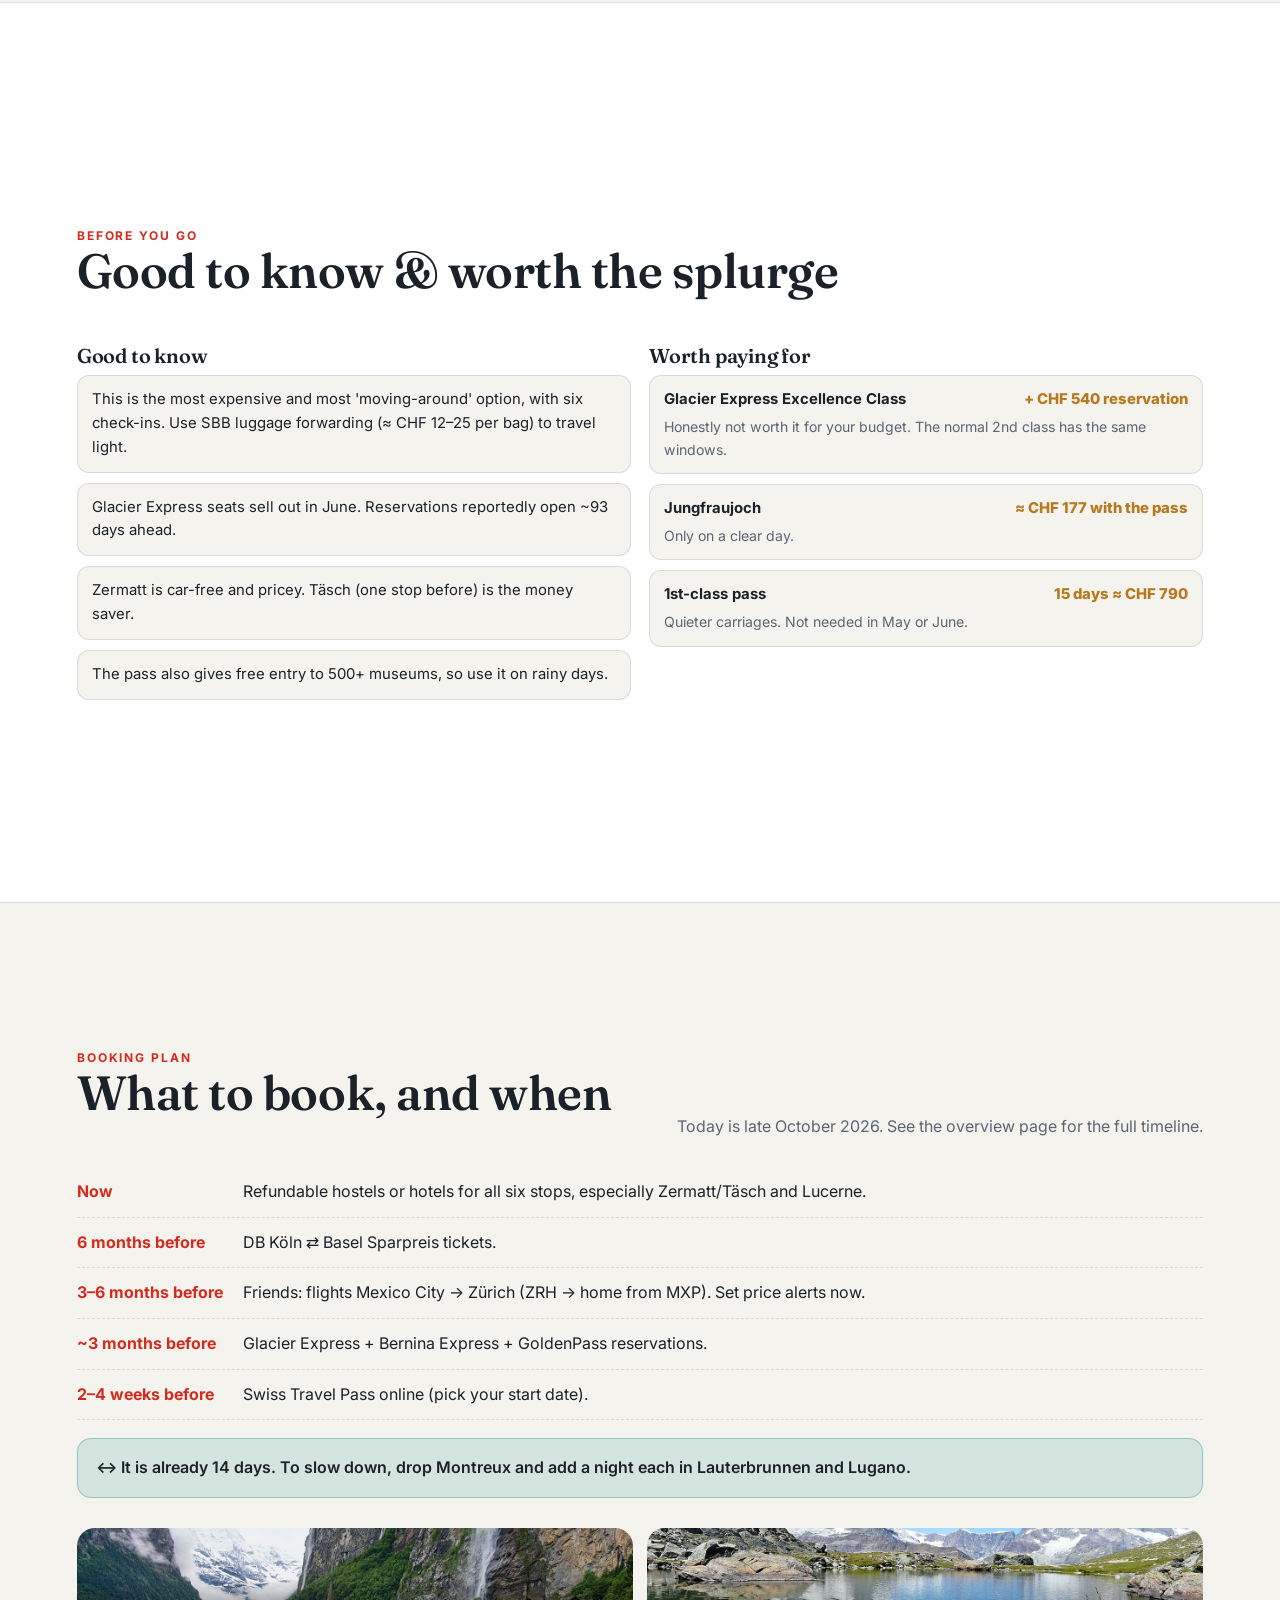
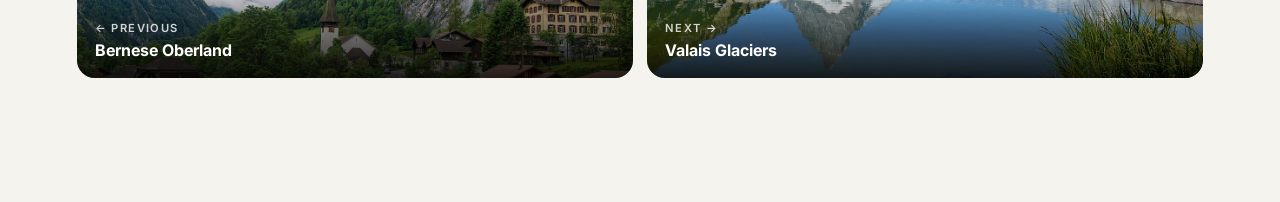
<file: options/02-grand-train-tour.html>
<!doctype html>
<html lang="en" class="deck">
<head>
<meta charset="utf-8">
<meta name="viewport" content="width=device-width, initial-scale=1">
<title>Grand Train Tour – Switzerland 2027</title>
<meta name="description" content="Lucerne, Lauterbrunnen, Lake Geneva, the Matterhorn, the Glacier Express, the Bernina Express and palm trees in Lugano, all in two weeks on one pass.">
<link rel="preconnect" href="https://fonts.googleapis.com"><link rel="preconnect" href="https://fonts.gstatic.com" crossorigin><link href="https://fonts.googleapis.com/css2?family=Fraunces:ital,opsz,wght@0,9..144,500..700;1,9..144,400..600&family=Inter:wght@400;600;700;800&display=swap" rel="stylesheet">
<link rel="stylesheet" href="../assets/style.css">
<script>document.documentElement.classList.add("js-anim");setTimeout(function(){if(!window.__ch27)document.documentElement.classList.remove("js-anim");},2500);</script>
</head>

<body>
<div class="progress"></div>
<header class="topbar"><a href="../index.html">← All options</a><span class="title">Option 02 · Grand Train Tour</span><span class="count">1 / 10</span><button class="icon-btn" data-theme-toggle aria-label="Toggle dark mode">◐</button></header>
<nav class="dots" aria-label="Slides"></nav>
<div class="keys"><button data-go="-1" aria-label="Previous slide">↑</button><button data-go="1" aria-label="Next slide">↓</button></div>
<section class="slide cover" id="cover" data-title="Cover">
  <div class="photo"><img src="../assets/img/gt-landwasser.jpg" alt="Grand Train Tour" class="kb" decoding="async"></div>
  <div class="big-num">02</div>
  <div class="inner on-photo">
    <div class="eyebrow reveal" style="--i:0">Option 02 of 10 · Switzerland May – August 2027</div>
    <h1 class="reveal" style="--i:1">Grand Train Tour</h1>
    <div class="sub reveal" style="--i:2">Switzerland&#x27;s greatest hits by panorama train</div>
    <p class="tagline reveal" style="--i:3">Lucerne, Lauterbrunnen, Lake Geneva, the Matterhorn, the Glacier Express, the Bernina Express and palm trees in Lugano, all in two weeks on one pass.</p>
    <div class="chips reveal" style="--i:4"><span class="chip">🗓 14 days · 13 nights</span><span class="chip">☀️ Best 1–30 June</span><span class="chip">💶 ≈ €2 460–3 750 pp in Switzerland</span><span class="chip">🚆 ≈ 5.5 h to Lucerne · ✈️ friends via ZRH</span></div>
  </div>
  <a class="scroll-hint" href="#glance">Scroll ↓</a>
</section>
<section class="slide alt" id="glance" data-title="At a glance">
  <div class="inner">
    <div class="slide-head"><div><div class="eyebrow">At a glance</div><h2>Why this trip</h2></div><p class="muted">Works any time from May to August. June has all the mountain lifts open without the summer crowds.</p></div>
    <div class="glance">
      <ul class="why"><li class="reveal" style="--i:0"><span class="n">1</span><span>The ultimate &#x27;first time in Switzerland&#x27; trip: four language regions in 14 days.</span></li><li class="reveal" style="--i:1"><span class="n">2</span><span>The famous panorama trains, the Glacier Express and the Bernina Express, are included in the Swiss Travel Pass. You only pay seat reservations.</span></li><li class="reveal" style="--i:2"><span class="n">3</span><span>The pass also covers lake boats, city transport, Rigi and 500+ museums (incl. Château de Chillon).</span></li><li class="reveal" style="--i:3"><span class="n">4</span><span>Every day looks different: lakes, glaciers, vineyards, palm trees.</span></li></ul>
      <div>
        <div class="scores reveal" style="--i:2"><div class="score"><span>Nature</span><div class="bar"><span style="--v:80%"></span></div><b>4</b></div><div class="score"><span>Views</span><div class="bar"><span style="--v:100%"></span></div><b>5</b></div><div class="score"><span>Hidden gems</span><div class="bar"><span style="--v:40%"></span></div><b>2</b></div><div class="score"><span>Budget</span><div class="bar"><span style="--v:20%"></span></div><b>1</b></div><div class="score"><span>Easy</span><div class="bar"><span style="--v:80%"></span></div><b>4</b></div></div>
        <div class="facts reveal" style="--i:3">
          <div class="fact"><b>Length</b>14 days / 13 nights</div>
          <div class="fact"><b>Best dates</b>1–30 June 2027</div>
          <div class="fact"><b>Getting there</b>🚆 ≈ 5.5 h to Lucerne from Langenfeld<br>✈️ friends: ZRH → home from MXP</div>
          <div class="fact"><b>Main ticket</b>Swiss Travel Pass (15 days)</div>
        </div>
      </div>
    </div>
    <div class="route" aria-label="Route"><div class="stop reveal" style="--i:0"><div class="pin home">⌂</div><strong>Langenfeld + Mexico City</strong><small>you two by train · friends fly into ZRH</small></div><div class="stop reveal" style="--i:1"><div class="pin">2</div><strong>Lucerne</strong><small>2 nights · lakes &amp; Rigi</small></div><div class="stop reveal" style="--i:2"><div class="pin">3</div><strong>Lauterbrunnen</strong><small>3 nights · waterfalls</small></div><div class="stop reveal" style="--i:3"><div class="pin">2</div><strong>Montreux</strong><small>2 nights · Lake Geneva</small></div><div class="stop reveal" style="--i:4"><div class="pin">2</div><strong>Täsch / Zermatt</strong><small>2 nights · Matterhorn</small></div><div class="stop reveal" style="--i:5"><div class="pin">2</div><strong>Pontresina</strong><small>2 nights · glaciers</small></div><div class="stop reveal" style="--i:6"><div class="pin">2</div><strong>Lugano</strong><small>2 nights · palm trees</small></div><div class="stop reveal" style="--i:7"><div class="pin home">⌂</div><strong>Home</strong><small>day 14</small></div></div>
  </div>
</section>
<section class="slide" id="months" data-title="Month by month">
  <div class="inner">
    <div class="slide-head"><div><div class="eyebrow">When to go</div><h2>May to August, month by month</h2></div><p class="muted">July–August adds ≈ €220–370 per person in Switzerland (+9 %), mostly for beds, and the flights from Mexico City cost ≈ 30 % more. Passes, food and most lift tickets cost the same all summer.</p></div>
    <div class="months"><article class="mo r2 reveal" style="--i:0"><div class="mo-top"><h3>May</h3><span class="rate">Good</span></div><p>Trains run and seats are easier to get; some high lifts are still closed.</p><div class="mo-price"><small>in Switzerland, per person</small>≈ €2 460–3 750</div><div class="mo-all">All-in from €2 560 (Langenfeld) · €3 260 (Mexico City)</div></article><article class="mo r3 reveal" style="--i:1"><div class="mo-top"><h3>June</h3><span class="rate">Great</span></div><p>Everything open, before the holidays. The best balance.</p><div class="mo-price"><small>in Switzerland, per person</small>≈ €2 460–3 750</div><div class="mo-all">All-in from €2 560 (Langenfeld) · €3 260 (Mexico City)</div></article><article class="mo r2 reveal" style="--i:2"><div class="mo-top"><h3>July</h3><span class="rate">Good</span></div><p>All open, but Glacier Express seats go fast and Lucerne and Zermatt are packed.</p><div class="mo-price"><small>in Switzerland, per person</small>≈ €2 680–4 120</div><div class="mo-all">All-in from €2 800 (Langenfeld) · €3 720 (Mexico City)</div></article><article class="mo r2 reveal" style="--i:3"><div class="mo-top"><h3>August</h3><span class="rate">Good</span></div><p>Peak crowds and prices at every stop, and 30 °C+ in Lugano.</p><div class="mo-price"><small>in Switzerland, per person</small>≈ €2 680–4 120</div><div class="mo-all">All-in from €2 800 (Langenfeld) · €3 720 (Mexico City)</div></article></div>
    <div class="stretch reveal" style="--i:4">☀️ Summer tip: Reserve the Glacier Express the day bookings open (~93 days ahead). The CHF 54 reservation costs the same all year, but summer seats sell out first.</div>
  </div>
</section>
<section class="slide" id="itinerary" data-title="Day by day">
  <div class="inner">
    <div class="slide-head"><div><div class="eyebrow">The plan</div><h2>Day by day</h2></div><p class="muted">Keep 1–2 days flexible and save the big mountain days for clear weather.</p></div>
    <div class="days"><article class="day reveal" style="--i:0"><div class="d"><small>Day</small>1</div><h3>To Lucerne</h3><p>Langenfeld → Basel → Lucerne (≈ 5.5 h). Chapel Bridge, old town and the Musegg wall towers (free). Friends from Mexico City: fly into Zürich. The Swiss Travel Pass covers the 1 h train from the airport to Lucerne.</p></article><article class="day reveal" style="--i:1"><div class="d"><small>Day</small>2</div><h3>Queen of the Mountains</h3><p>Boat to Vitznau and the cog railway up Rigi (free with the pass). Hike the panorama trail Rigi Kaltbad → Rigi Scheidegg.</p><div class="tip">Alternative: the Pilatus Golden Round Trip (50 % off with the pass).</div></article><article class="day reveal" style="--i:2"><div class="d"><small>Day</small>3</div><h3>Over the Brünig to the waterfalls</h3><p>Lucerne–Interlaken Express over the Brünig pass, past three lakes. Afternoon at Staubbach and Trümmelbach Falls.</p></article><article class="day reveal" style="--i:3"><div class="d"><small>Day</small>4</div><h3>Mürren &amp; Gimmelwald</h3><p>Grütschalp → Mürren panorama path, then down to Gimmelwald.</p><div class="tip">Schilthorn is half price from Mürren with the pass (≈ CHF 46).</div></article><article class="day reveal" style="--i:4"><div class="d"><small>Day</small>5</div><h3>Eiger day</h3><p>Grindelwald First / Bachalpsee, or the Männlichen → Kleine Scheidegg Royal Walk.</p><div class="tip">Jungfraujoch splurge: the pass gives 25 % off above Wengen/Grindelwald.</div></article><article class="day reveal" style="--i:5"><div class="d"><small>Day</small>6</div><h3>GoldenPass Express</h3><p>Interlaken → Montreux in 3 h 15 through Gstaad&#x27;s chalet country (reservation CHF 20). Château de Chillon is free with the pass.</p></article><article class="day reveal" style="--i:0"><div class="d"><small>Day</small>7</div><h3>Lavaux vineyards</h3><p>Walk the UNESCO wine terraces from Chexbres down to St-Saphorin (≈ 2.5 h), taste wine at a caveau, and ride a Belle Époque paddle steamer back (free with the pass).</p></article><article class="day reveal" style="--i:1"><div class="d"><small>Day</small>8</div><h3>To the Matterhorn</h3><p>Montreux → Visp → Täsch / Zermatt (≈ 2.5 h). Evening walk in car-free Zermatt.</p><div class="tip">Sleep in Täsch to save 30–40 %. The shuttle takes 12 minutes.</div></article><article class="day reveal" style="--i:2"><div class="d"><small>Day</small>9</div><h3>Gornergrat &amp; Riffelsee</h3><p>Cog railway to Gornergrat (CHF 66 with the pass). Get off at Rotenboden on the way down for the Matterhorn mirrored in Riffelsee.</p><div class="tip">Or the Five Lakes Walk once it is snow-free (usually late June).</div></article><article class="day reveal" style="--i:3"><div class="d"><small>Day</small>10</div><h3>Glacier Express</h3><p>8 hours Zermatt → St. Moritz over the Oberalp pass and the Landwasser Viaduct. Reservation CHF 54.</p><div class="tip">Budget trick: regional trains on the same line need no reservation.</div></article><article class="day reveal" style="--i:4"><div class="d"><small>Day</small>11</div><h3>Bernina glaciers</h3><p>Walk to the Morteratsch glacier, then Diavolezza (from ~20 June) or Muottas Muragl (from ~6 June) for the sunset view over the lakes.</p></article><article class="day reveal" style="--i:5"><div class="d"><small>Day</small>12</div><h3>Bernina Express to Italy</h3><p>Pontresina → Alp Grüm → Brusio spiral viaduct → Tirano (≈ 2 h, reservation ≈ CHF 32), then the seasonal Bernina Express bus along Lake Como to Lugano.</p></article><article class="day reveal" style="--i:0"><div class="d"><small>Day</small>13</div><h3>Lugano dolce vita</h3><p>Monte Brè funicular, the olive trail to Gandria, and a boat to Morcote, one of the prettiest villages in Switzerland.</p></article><article class="day reveal" style="--i:1"><div class="d"><small>Day</small>14</div><h3>Home</h3><p>Lugano → Gotthard Base Tunnel → Zürich → Köln (≈ 7.5 h). Or splurge on the Gotthard Panorama Express (boat + train) to Lucerne. Friends: fly home from Milan Malpensa, ≈ 1 h 30 by train from Lugano (Aeroméxico flies nonstop to Mexico City from spring 2027), or from Zürich (≈ 2 h).</p></article></div>
  </div>
</section>
<section class="slide alt" id="highlights" data-title="Highlights & hidden gems">
  <div class="inner">
    <div class="slide-head"><div><div class="eyebrow">Highlights</div><h2>Views & hidden gems</h2></div></div>
    <div class="gallery"><figure class="reveal" style="--i:0"><img src="../assets/img/gt-lucerne.jpg" alt="Lucerne&#x27;s Chapel Bridge at blue hour" loading="lazy" decoding="async"><figcaption>Lucerne&#x27;s Chapel Bridge at blue hour</figcaption></figure><figure class="reveal" style="--i:1"><img src="../assets/img/gt-goldenpass.jpg" alt="GoldenPass Express panorama train" loading="lazy" decoding="async"><figcaption>GoldenPass Express panorama train</figcaption></figure><figure class="reveal" style="--i:2"><img src="../assets/img/va-riffelsee.jpg" alt="Matterhorn and Riffelsee" loading="lazy" decoding="async"><figcaption>Matterhorn and Riffelsee</figcaption></figure><figure class="reveal" style="--i:3"><img src="../assets/img/gt-brusio.jpg" alt="Brusio spiral viaduct, Bernina line" loading="lazy" decoding="async"><figcaption>Brusio spiral viaduct, Bernina line</figcaption></figure><figure class="reveal" style="--i:4"><img src="../assets/img/gt-lugano.jpg" alt="Lake Lugano" loading="lazy" decoding="async"><figcaption>Lake Lugano</figcaption></figure></div>
    <div class="gems"><div class="gem reveal" style="--i:0"><b>Rigi Scheidegg trail</b><span>The quiet side of Rigi, with views over Lake Lucerne and Lake Zug.</span></div><div class="gem reveal" style="--i:1"><b>St-Saphorin</b><span>A tiny medieval wine village in Lavaux with a lakeside tavern.</span></div><div class="gem reveal" style="--i:2"><b>Riffelsee at dawn</b><span>The famous Matterhorn reflection without people.</span></div><div class="gem reveal" style="--i:3"><b>Alp Grüm</b><span>A station terrace above the Palü glacier on the Bernina line.</span></div><div class="gem reveal" style="--i:4"><b>Gandria</b><span>A car-free fishing village clinging to the cliffs of Lake Lugano.</span></div></div>
  </div>
</section>
<section class="slide" id="stay" data-title="Where to stay">
  <div class="inner">
    <div class="slide-head"><div><div class="eyebrow">Where to stay</div><h2>Beds for five</h2></div><p class="muted">With 5 people, a holiday apartment with a kitchen is almost always cheapest. Book with free cancellation now and re-check prices later.</p></div>
    <div class="tiers"><div class="tier reveal" style="--i:0"><span class="label">Budget</span><h3>Swiss Youth Hostels at every stop</h3><p>There are official hostels in Lucerne, Interlaken, Montreux, Zermatt, Pontresina and Lugano-Savosa. Book 4–6 bed private rooms for your group, with breakfast included.</p><span class="price">≈ CHF 55–75 pp/night</span></div><div class="tier reveal" style="--i:1"><span class="label">Comfort</span><h3>Apartments + 3★ hotels</h3><p>Apartments in Lucerne and Lauterbrunnen, 3★ hotels for the single nights. Täsch instead of Zermatt.</p><span class="price">≈ CHF 90–120 pp/night</span></div><div class="tier reveal" style="--i:2"><span class="label">Splurge night</span><h3>Riffelhaus 1853 or Kulmhotel Gornergrat</h3><p>Stay up the mountain when the day-trippers have left: sunset and sunrise on the Matterhorn.</p><span class="price">≈ CHF 200+ pp</span></div></div>
  </div>
</section>
<section class="slide alt" id="transport" data-title="Getting there & around">
  <div class="inner">
    <div class="slide-head"><div><div class="eyebrow">Getting there & around</div><h2>Two routes, one meeting point</h2></div></div>
    <div class="trip-line reveal"><span class="who">You two</span><span class="node home">Langenfeld</span><span class="arrow">→</span><span class="node">Köln / Düsseldorf</span><span class="arrow">→</span><span class="node">Basel</span><span class="arrow">→</span><span class="node">Lucerne</span></div>
    <div class="trip-line reveal" style="--i:1"><span class="who">Friends</span><span class="node home">Mexico City</span><span class="arrow">→</span><span class="node">✈️ Zürich (ZRH)</span><span class="arrow">→</span><span class="node">Lucerne</span></div>
    <div class="two">
      <div class="panel reveal" style="--i:1"><h3>You two, from Langenfeld</h3><p>Langenfeld → Köln → Basel SBB (ICE ≈ 4 h) → Lucerne (1 h). Buy the DB ticket only as far as Basel SBB, because the Swiss Travel Pass covers everything from there. Home from Lugano via Zürich or Basel.</p>
        <h3>Friends, from Mexico City</h3><p>Fly into Zürich. The Swiss Travel Pass covers the 1 h train from the airport to Lucerne. Fly home from Milan Malpensa, ≈ 1 h 30 by train from Lugano (Aeroméxico flies nonstop to Mexico City from spring 2027), or from Zürich (≈ 2 h).</p>
        <ul class="list"><li>💡 International DB tickets open 6 months ahead. Buy both seats in one booking on day one.</li><li>💡 &#x27;Super Sparpreis&#x27; can&#x27;t be refunded. &#x27;Sparpreis&#x27; can be cancelled before travel for a small fee.</li><li>✈️ No nonstop to Switzerland: one stop via Madrid, Paris, Amsterdam, Frankfurt or Munich. Book 3–6 months ahead.</li><li>✈️ Nonstop Mexico City – Milan Malpensa with Aeroméxico from spring 2027, handy for the Ticino and Italian-lakes end of a trip.</li></ul></div>
      <div class="panel reveal" style="--i:2"><h3>Getting around</h3><p>Swiss Travel Pass, 15 days, 2nd class: CHF 499 (youth CHF 356). It covers almost everything. Seat reservations are extra: GoldenPass Express CHF 20, Glacier Express CHF 54, Bernina Express ≈ CHF 32–44 and the Bernina bus. Budget ≈ CHF 140 per person for reservations. For the cheapest option, skip the reservations and use regional trains on the same lines.</p>
        <div class="pass-box"><small>Recommended ticket</small><b>Swiss Travel Pass (15 days)</b>CHF 499 · youth CHF 356</div></div>
    </div>
  </div>
</section>
<section class="slide" id="costs" data-title="Costs">
  <div class="inner">
    <div class="slide-head"><div><div class="eyebrow">What it costs</div><h2>Budget per person</h2></div><p class="muted">CHF per person in May–June, sharing everything in Switzerland between 5. Only the trip there differs: the train from Langenfeld or the flights from Mexico City. 'Budget' = hostels/campsites and cooking. 'Comfort' = apartments/3★ hotels and more meals out.</p></div>
    <div class="cost-grid">
      <div class="panel reveal"><table class="costs">
        <thead><tr><th>Item</th><th class="num">Budget</th><th class="num">Comfort</th></tr></thead>
        <tbody><tr><td>Swiss Travel Pass + seat reservations</td><td class="num">640</td><td class="num">660</td></tr><tr><td>Mountain lifts (Pilatus, Gornergrat, Schilthorn…)</td><td class="num">150</td><td class="num">350</td></tr><tr><td>Accommodation (13 nights)</td><td class="num">845</td><td class="num">1 365</td></tr><tr><td>Food</td><td class="num">560</td><td class="num">980</td></tr><tr><td>Buffer</td><td class="num">100</td><td class="num">150</td></tr><tr class="total"><td>In Switzerland, everyone</td><td class="num">2 295</td><td class="num">3 505</td></tr><tr class="group"><td colspan="3">Getting there and back</td></tr><tr><td>You two: train Langenfeld ⇄ Basel</td><td class="num">95</td><td class="num">150</td></tr><tr><td>Friends: flights Mexico City ⇄ ZRH + airport train</td><td class="num">750</td><td class="num">1 120</td></tr><tr class="total"><td>Total from Langenfeld</td><td class="num">2 390</td><td class="num">3 655</td></tr><tr class="total"><td>Total from Mexico City</td><td class="num">3 045</td><td class="num">4 625</td></tr></tbody>
      </table></div>
      <div class="totals">
        <div class="total-card hl reveal" style="--i:1"><small>From Langenfeld, per person</small><div class="amount">€<span data-count="2560">2 560</span>–<span data-count="3910">3 910</span></div></div>
        <div class="total-card mex reveal" style="--i:2"><small>From Mexico City, per person</small><div class="amount">€<span data-count="3260">3 260</span>–<span data-count="4950">4 950</span></div></div>
        <div class="total-card reveal" style="--i:3"><small>Whole group (2 + 3)</small><div class="amount">€<span data-count="14900">14 900</span>–<span data-count="22670">22 670</span></div></div>
        <div class="total-card summer reveal" style="--i:4"><small>☀️ July–August, per person</small><div class="amount sm">Langenfeld €2 800–4 310<br>Mexico City €3 720–5 670</div><span class="d">Estimate: beds +25 %, train +20 %, flights +30 %</span></div>
        <p class="note">€ at 1 CHF ≈ €1.07. 2026 prices; Swiss fares rise ≈ 3–4 % from Dec 2026. Flights are an estimate for economy with one stop, booked 3–6 months ahead. Splurges are listed separately.</p>
      </div>
    </div>
  </div>
</section>
<section class="slide alt" id="tips" data-title="Good to know">
  <div class="inner">
    <div class="slide-head"><div><div class="eyebrow">Before you go</div><h2>Good to know & worth the splurge</h2></div></div>
    <div class="split3">
      <div><h3>Good to know</h3><ul class="list"><li class="reveal" style="--i:0">This is the most expensive and most &#x27;moving-around&#x27; option, with six check-ins. Use SBB luggage forwarding (≈ CHF 12–25 per bag) to travel light.</li><li class="reveal" style="--i:1">Glacier Express seats sell out in June. Reservations reportedly open ~93 days ahead.</li><li class="reveal" style="--i:2">Zermatt is car-free and pricey. Täsch (one stop before) is the money saver.</li><li class="reveal" style="--i:3">The pass also gives free entry to 500+ museums, so use it on rainy days.</li></ul></div>
      <div><h3>Worth paying for</h3><ul class="list"><li class="splurge reveal" style="--i:0"><b>Glacier Express Excellence Class</b><span class="p">+ CHF 540 reservation</span><span>Honestly not worth it for your budget. The normal 2nd class has the same windows.</span></li><li class="splurge reveal" style="--i:1"><b>Jungfraujoch</b><span class="p">≈ CHF 177 with the pass</span><span>Only on a clear day.</span></li><li class="splurge reveal" style="--i:2"><b>1st-class pass</b><span class="p">15 days ≈ CHF 790</span><span>Quieter carriages. Not needed in May or June.</span></li></ul></div>
    </div>
  </div>
</section>
<section class="slide" id="booking" data-title="Booking plan">
  <div class="inner">
    <div class="slide-head"><div><div class="eyebrow">Booking plan</div><h2>What to book, and when</h2></div><p class="muted">Today is late October 2026. See the overview page for the full timeline.</p></div>
    <div class="steps"><div class="step reveal" style="--i:0"><b>Now</b><span>Refundable hostels or hotels for all six stops, especially Zermatt/Täsch and Lucerne.</span></div><div class="step reveal" style="--i:1"><b>6 months before</b><span>DB Köln ⇄ Basel Sparpreis tickets.</span></div><div class="step reveal" style="--i:2"><b>3–6 months before</b><span>Friends: flights Mexico City → Zürich (ZRH → home from MXP). Set price alerts now.</span></div><div class="step reveal" style="--i:3"><b>~3 months before</b><span>Glacier Express + Bernina Express + GoldenPass reservations.</span></div><div class="step reveal" style="--i:4"><b>2–4 weeks before</b><span>Swiss Travel Pass online (pick your start date).</span></div></div>
    <div class="stretch reveal" style="--i:5">↔ It is already 14 days. To slow down, drop Montreux and add a night each in Lauterbrunnen and Lugano.</div>
    <div class="endnav">
      <a href="01-bernese-oberland.html"><img src="../assets/img/be-lauterbrunnen.jpg" alt="Bernese Oberland" loading="lazy" decoding="async"><span><small>← Previous</small>Bernese Oberland</span></a>
      <a href="03-valais-matterhorn.html"><img src="../assets/img/va-riffelsee.jpg" alt="Valais Glaciers" loading="lazy" decoding="async"><span><small>Next →</small>Valais Glaciers</span></a>
    </div>
  </div>
</section>
<script src="../assets/app.js"></script>
</body>
</html>
</file>
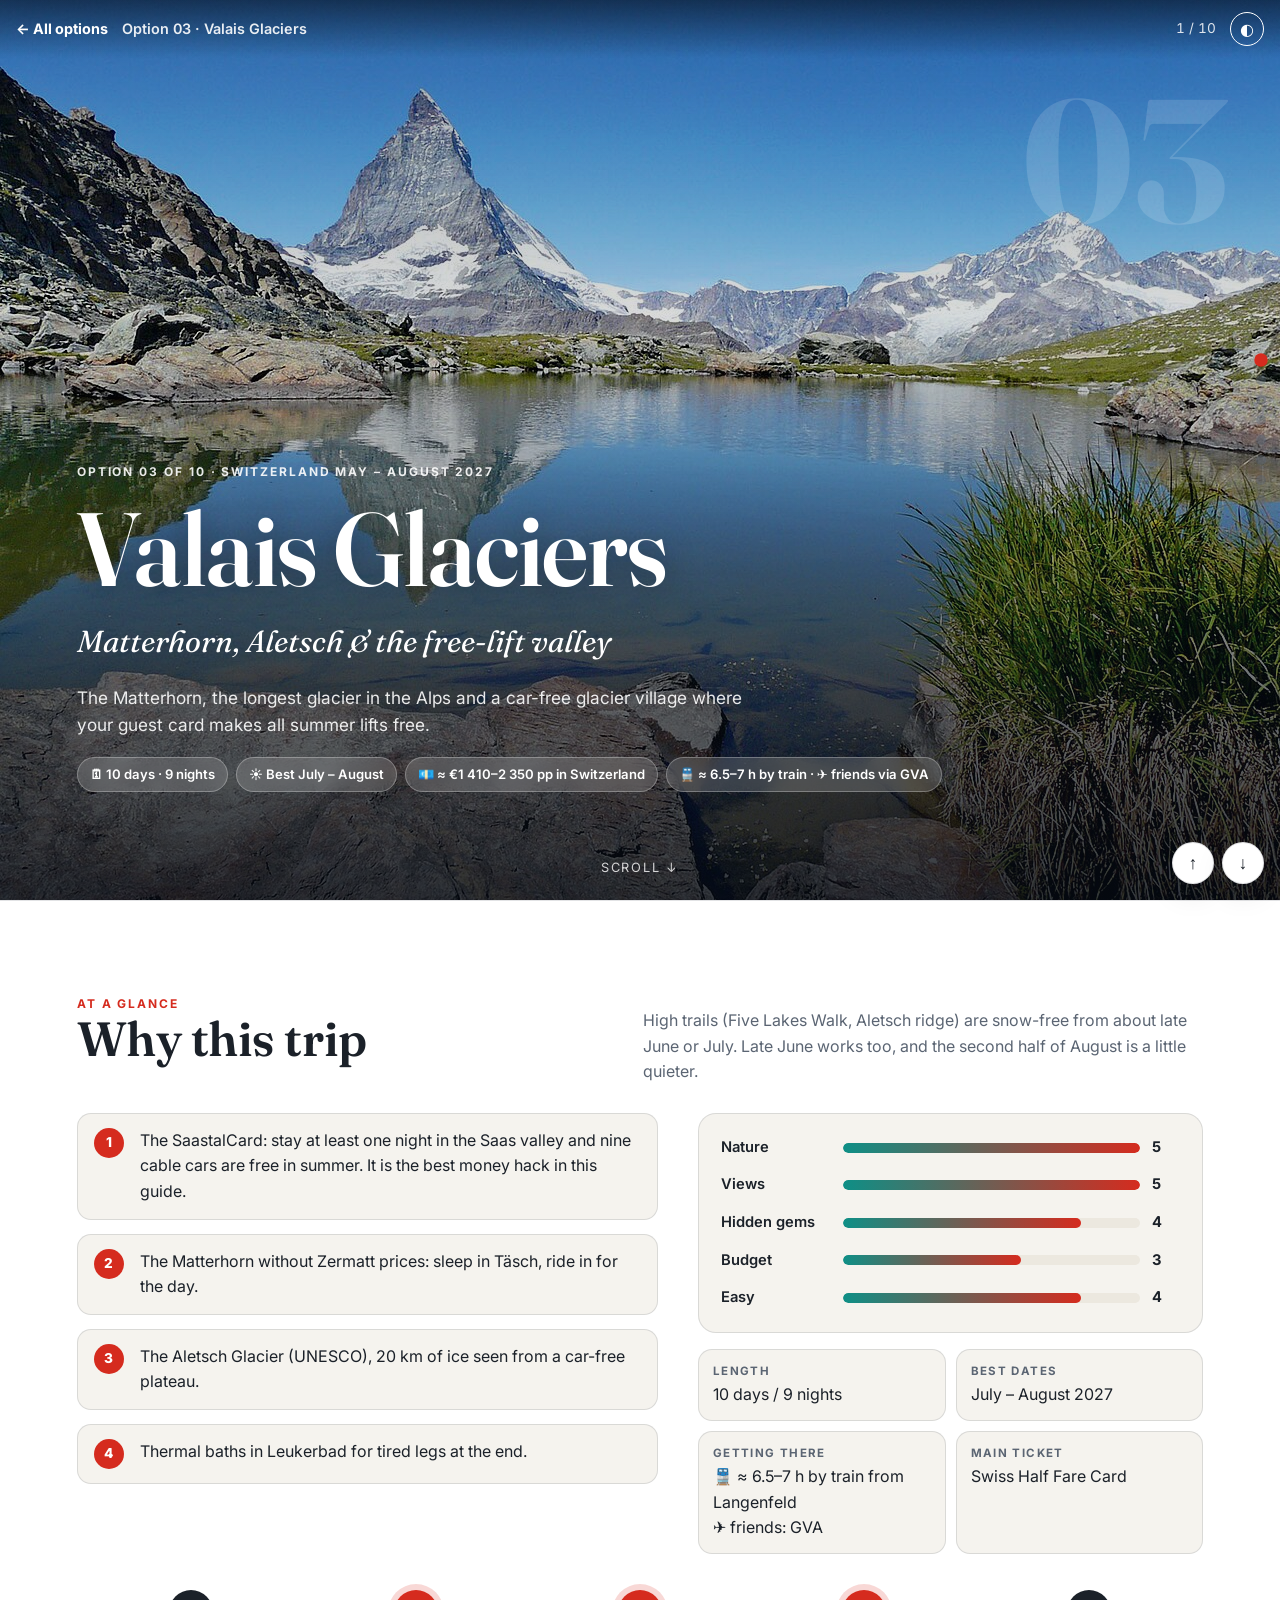
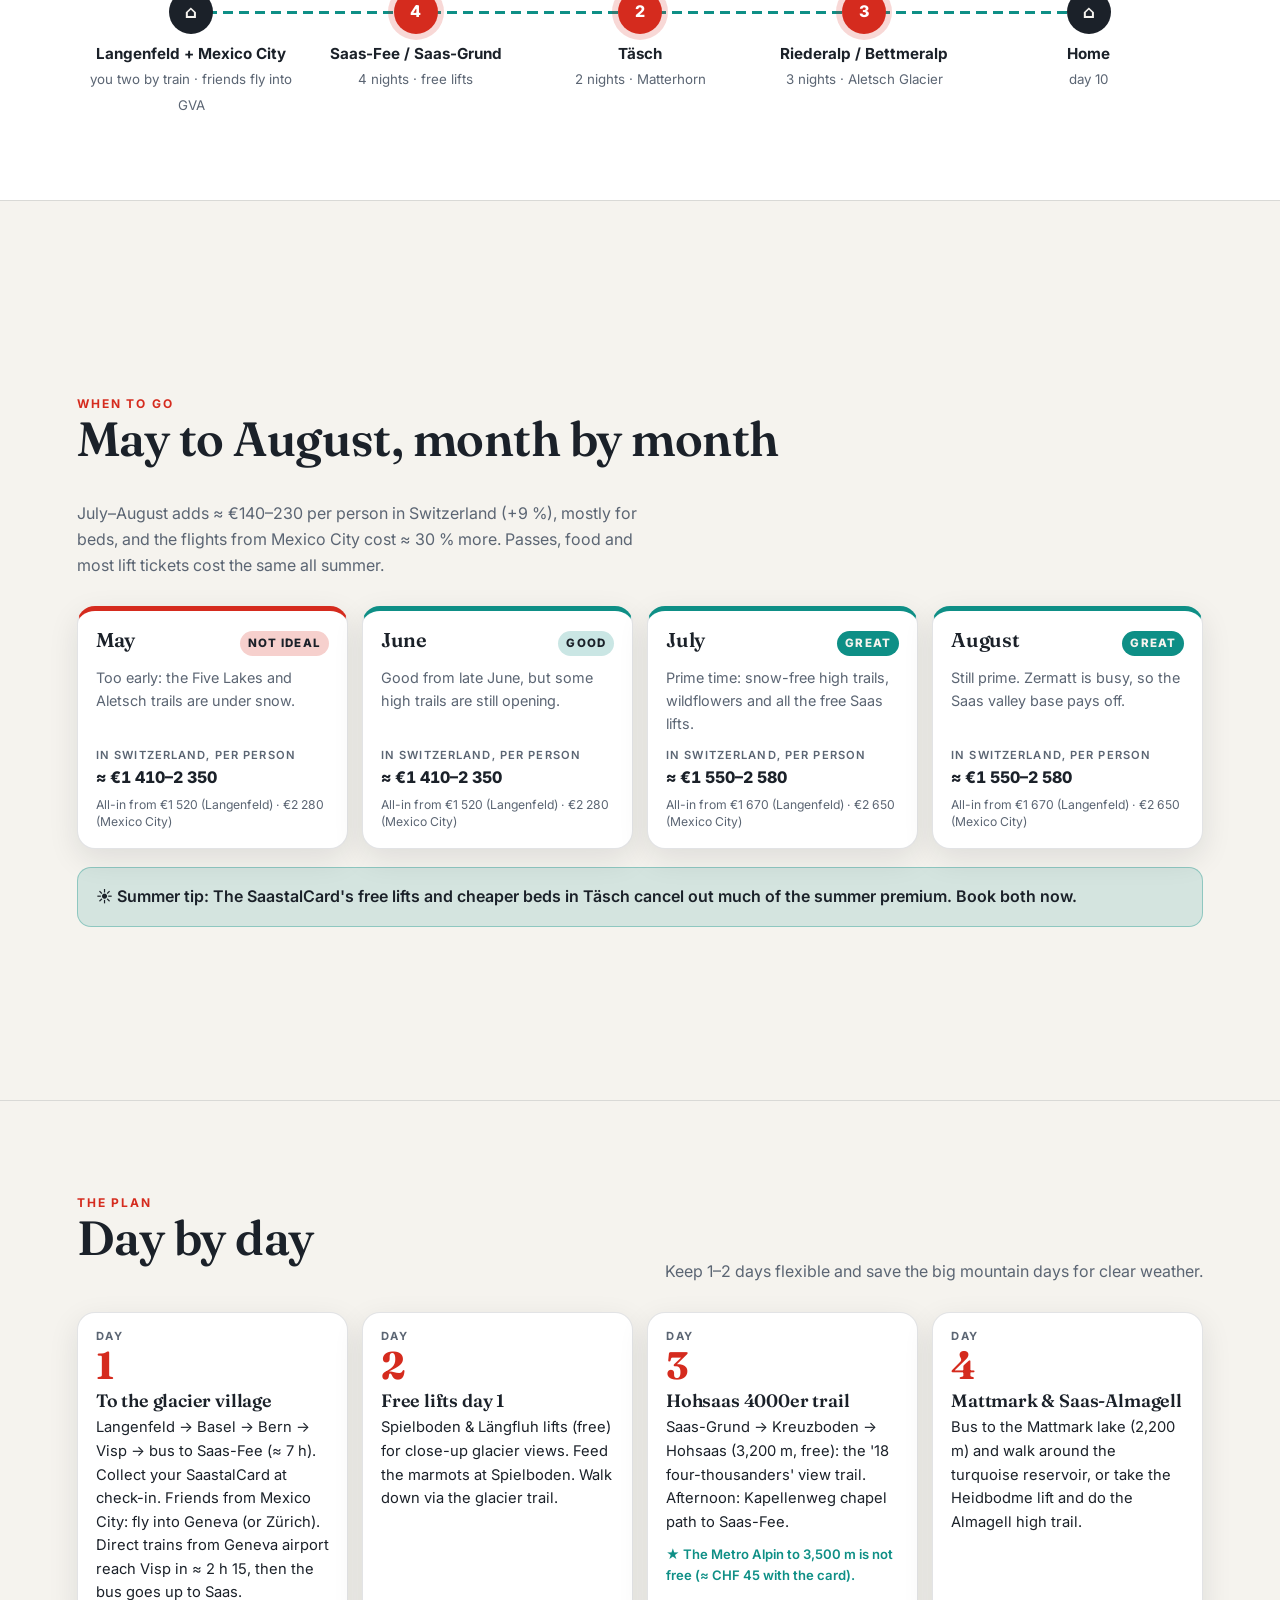
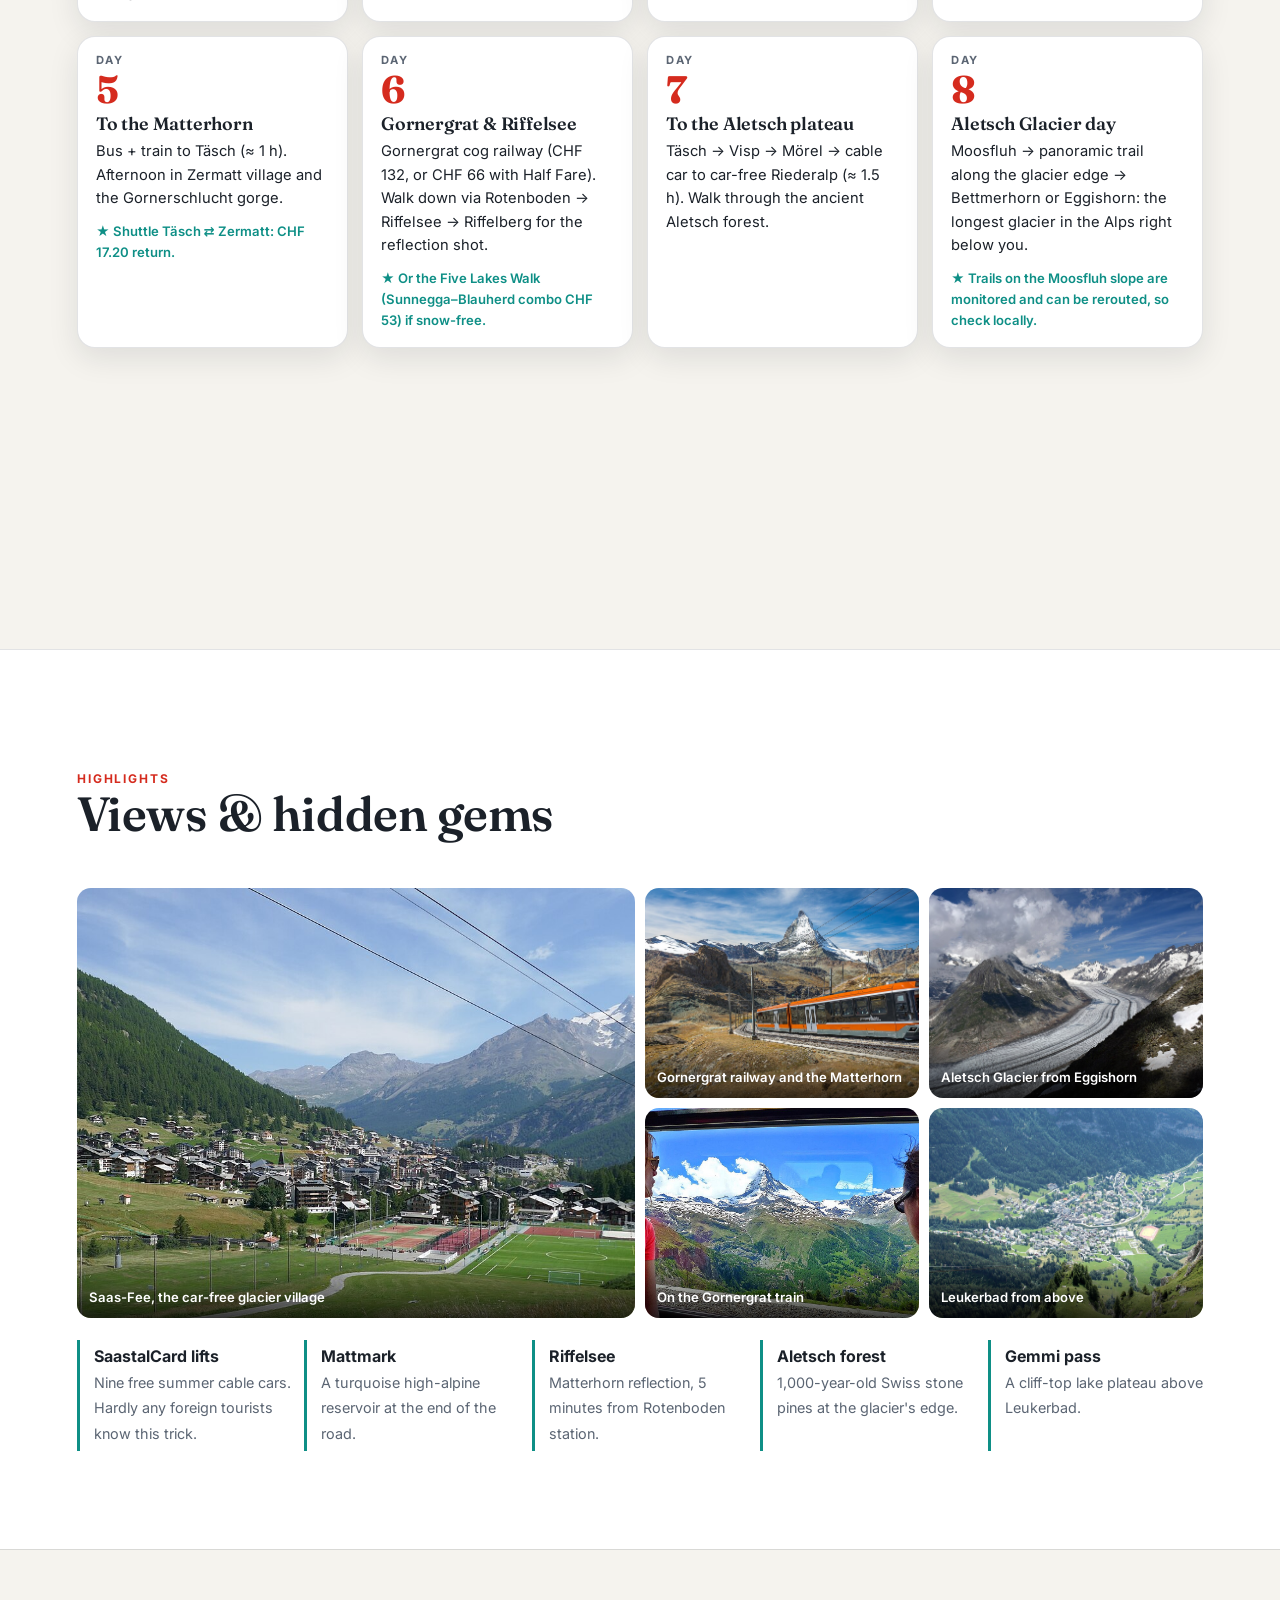
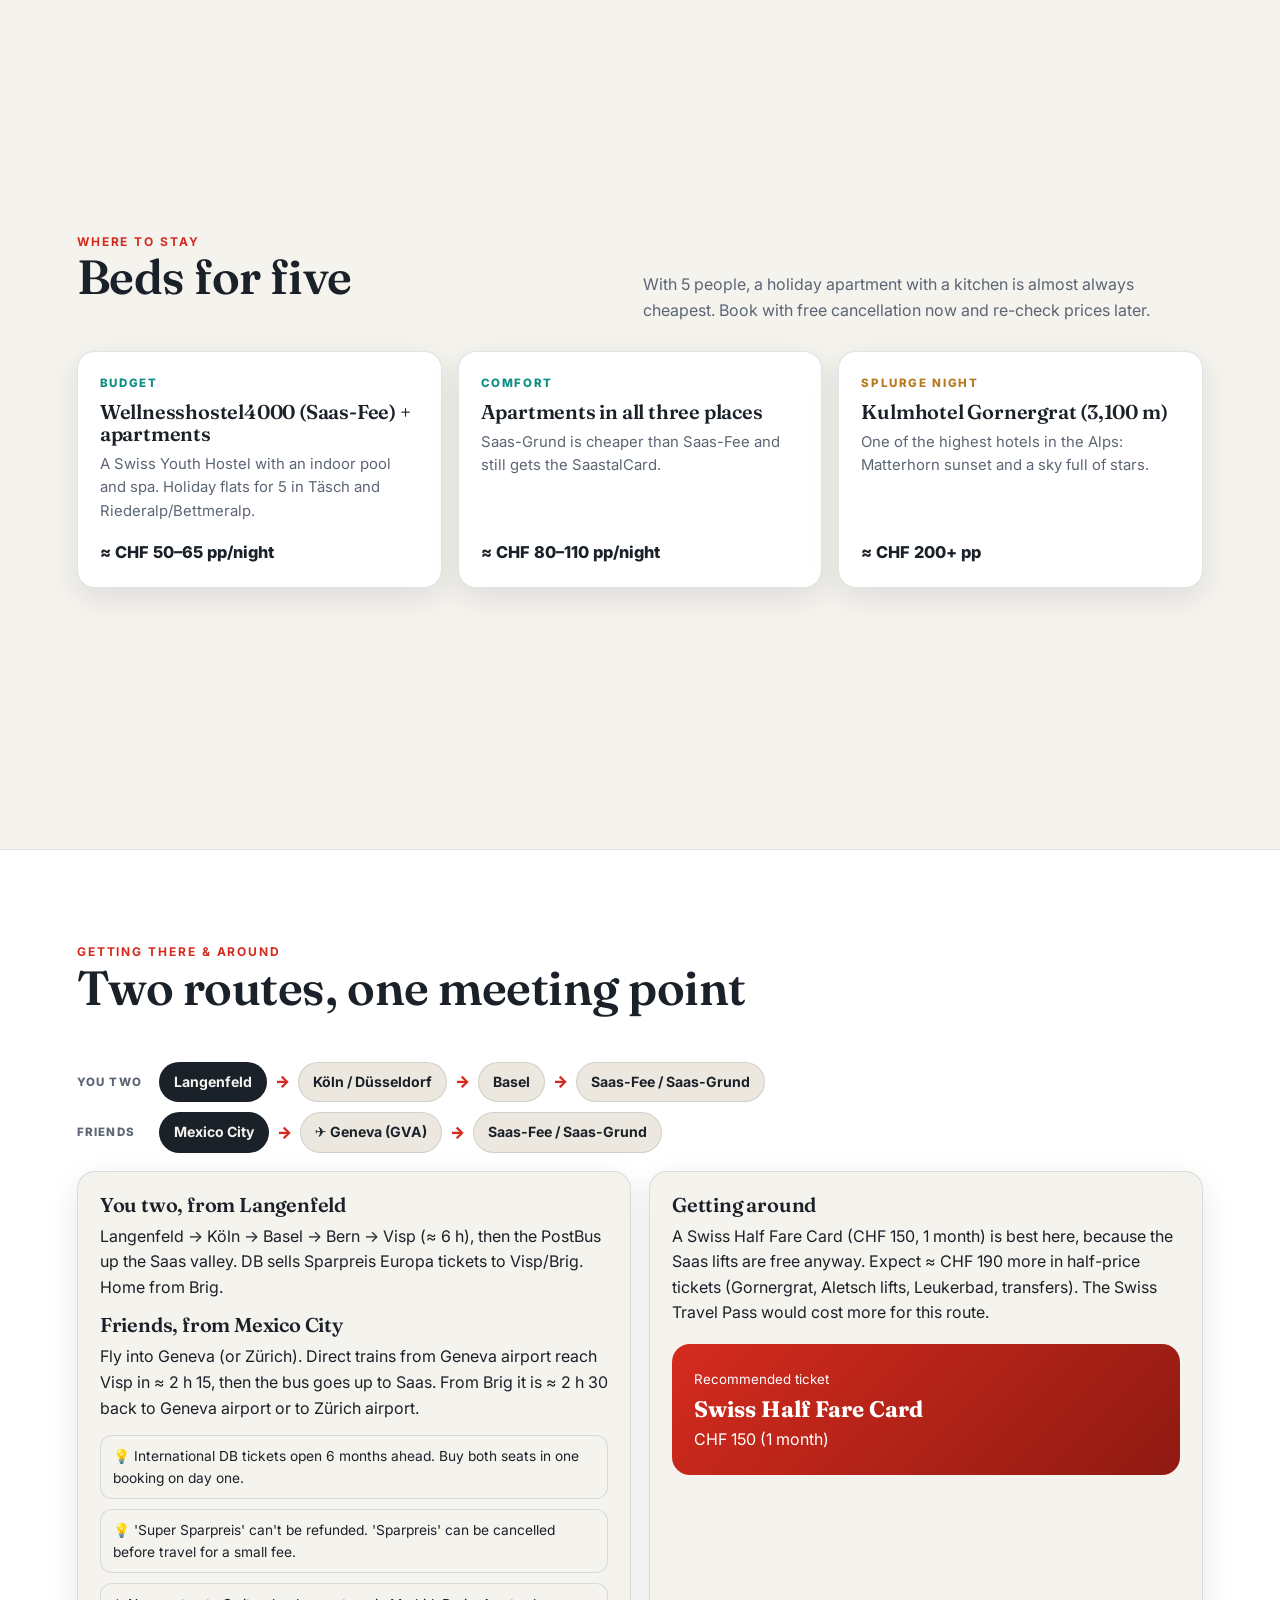
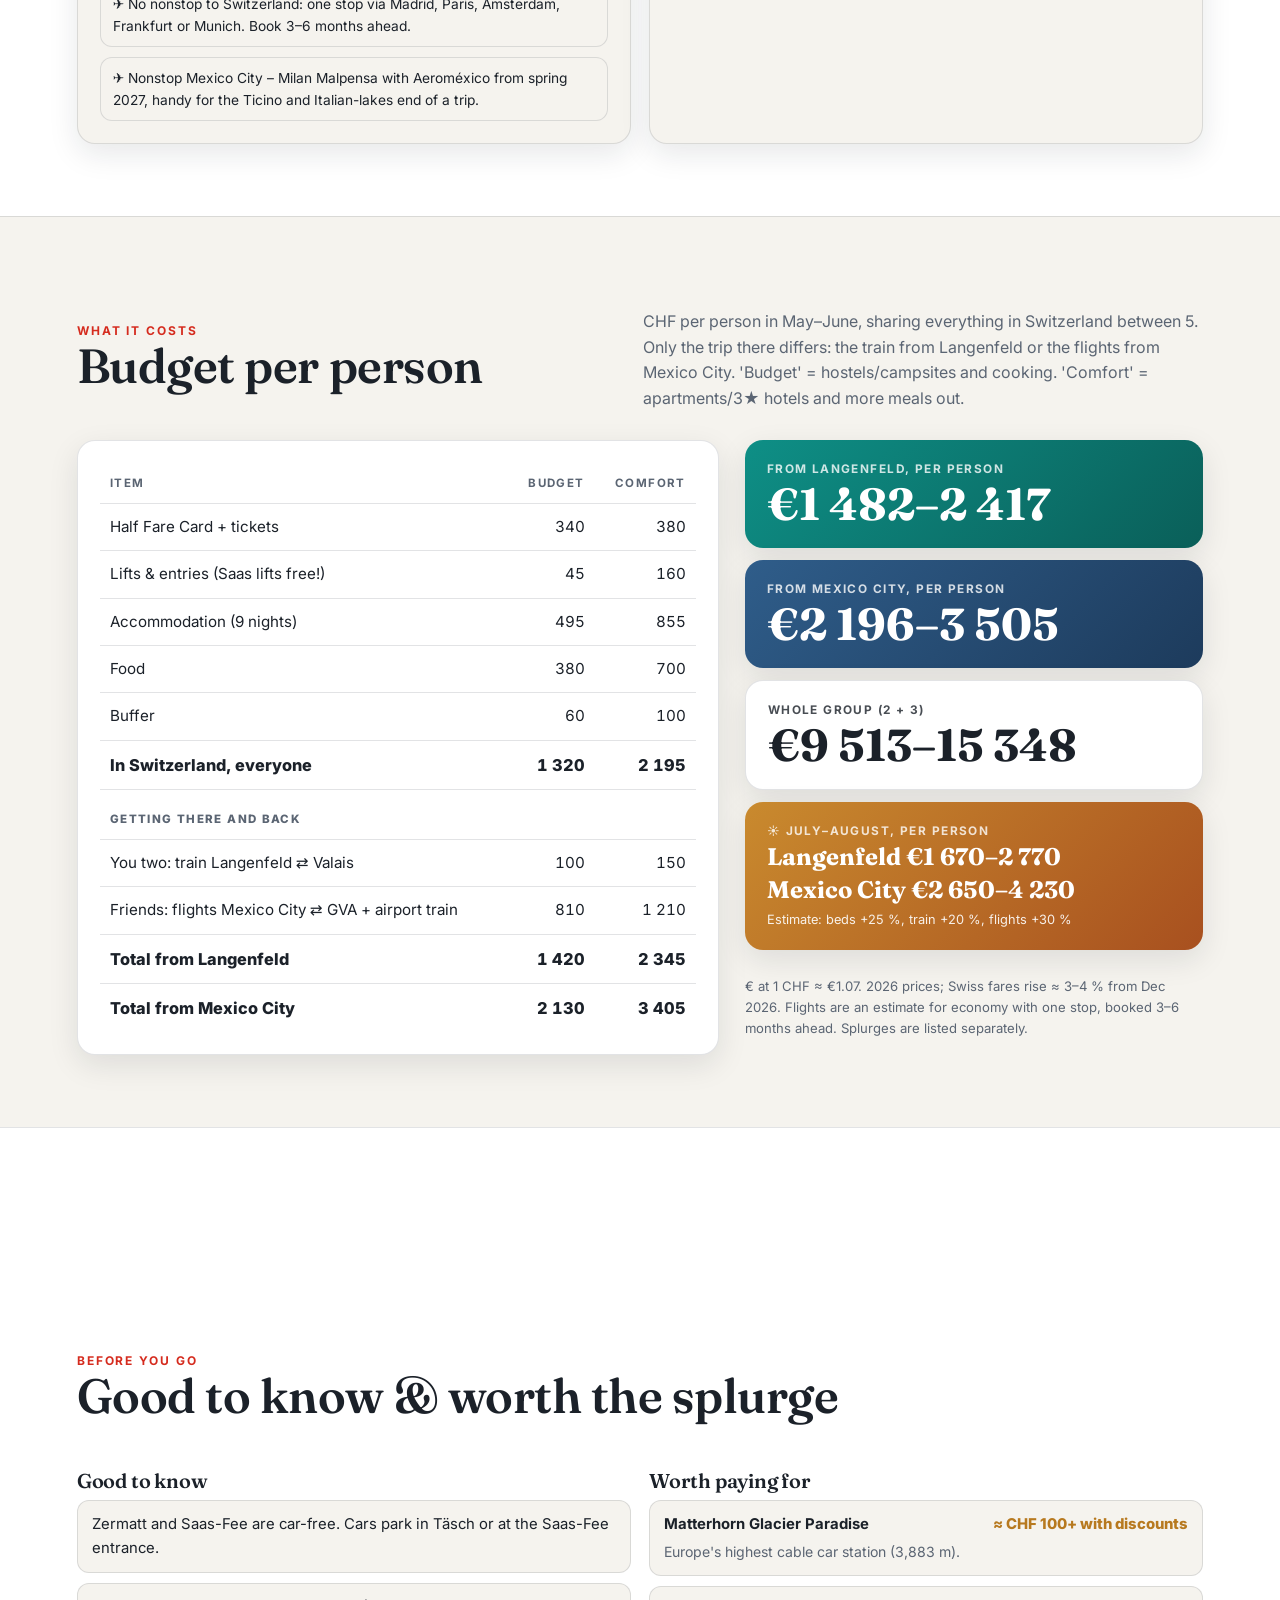
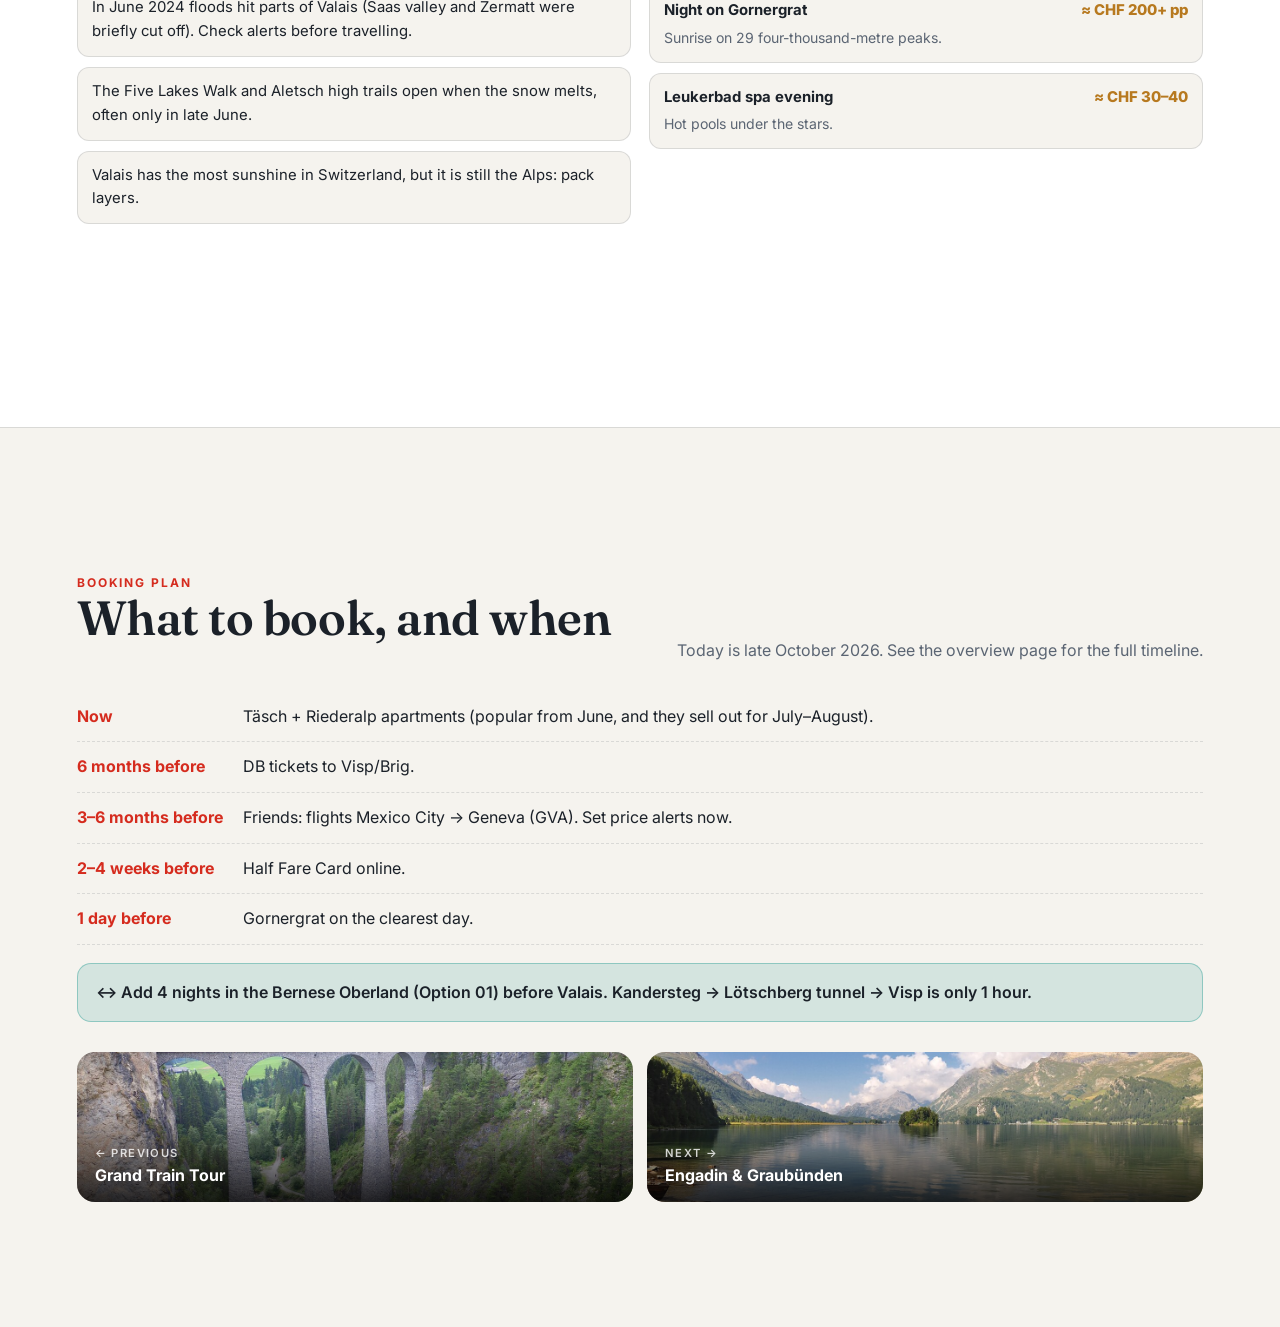
<file: options/03-valais-matterhorn.html>
<!doctype html>
<html lang="en" class="deck">
<head>
<meta charset="utf-8">
<meta name="viewport" content="width=device-width, initial-scale=1">
<title>Valais Glaciers – Switzerland 2027</title>
<meta name="description" content="The Matterhorn, the longest glacier in the Alps and a car-free glacier village where your guest card makes all summer lifts free.">
<link rel="preconnect" href="https://fonts.googleapis.com"><link rel="preconnect" href="https://fonts.gstatic.com" crossorigin><link href="https://fonts.googleapis.com/css2?family=Fraunces:ital,opsz,wght@0,9..144,500..700;1,9..144,400..600&family=Inter:wght@400;600;700;800&display=swap" rel="stylesheet">
<link rel="stylesheet" href="../assets/style.css">
<script>document.documentElement.classList.add("js-anim");setTimeout(function(){if(!window.__ch27)document.documentElement.classList.remove("js-anim");},2500);</script>
</head>

<body>
<div class="progress"></div>
<header class="topbar"><a href="../index.html">← All options</a><span class="title">Option 03 · Valais Glaciers</span><span class="count">1 / 10</span><button class="icon-btn" data-theme-toggle aria-label="Toggle dark mode">◐</button></header>
<nav class="dots" aria-label="Slides"></nav>
<div class="keys"><button data-go="-1" aria-label="Previous slide">↑</button><button data-go="1" aria-label="Next slide">↓</button></div>
<section class="slide cover" id="cover" data-title="Cover">
  <div class="photo"><img src="../assets/img/va-riffelsee.jpg" alt="Valais Glaciers" class="kb" decoding="async"></div>
  <div class="big-num">03</div>
  <div class="inner on-photo">
    <div class="eyebrow reveal" style="--i:0">Option 03 of 10 · Switzerland May – August 2027</div>
    <h1 class="reveal" style="--i:1">Valais Glaciers</h1>
    <div class="sub reveal" style="--i:2">Matterhorn, Aletsch &amp; the free-lift valley</div>
    <p class="tagline reveal" style="--i:3">The Matterhorn, the longest glacier in the Alps and a car-free glacier village where your guest card makes all summer lifts free.</p>
    <div class="chips reveal" style="--i:4"><span class="chip">🗓 10 days · 9 nights</span><span class="chip">☀️ Best July – August</span><span class="chip">💶 ≈ €1 410–2 350 pp in Switzerland</span><span class="chip">🚆 ≈ 6.5–7 h by train · ✈️ friends via GVA</span></div>
  </div>
  <a class="scroll-hint" href="#glance">Scroll ↓</a>
</section>
<section class="slide alt" id="glance" data-title="At a glance">
  <div class="inner">
    <div class="slide-head"><div><div class="eyebrow">At a glance</div><h2>Why this trip</h2></div><p class="muted">High trails (Five Lakes Walk, Aletsch ridge) are snow-free from about late June or July. Late June works too, and the second half of August is a little quieter.</p></div>
    <div class="glance">
      <ul class="why"><li class="reveal" style="--i:0"><span class="n">1</span><span>The SaastalCard: stay at least one night in the Saas valley and nine cable cars are free in summer. It is the best money hack in this guide.</span></li><li class="reveal" style="--i:1"><span class="n">2</span><span>The Matterhorn without Zermatt prices: sleep in Täsch, ride in for the day.</span></li><li class="reveal" style="--i:2"><span class="n">3</span><span>The Aletsch Glacier (UNESCO), 20 km of ice seen from a car-free plateau.</span></li><li class="reveal" style="--i:3"><span class="n">4</span><span>Thermal baths in Leukerbad for tired legs at the end.</span></li></ul>
      <div>
        <div class="scores reveal" style="--i:2"><div class="score"><span>Nature</span><div class="bar"><span style="--v:100%"></span></div><b>5</b></div><div class="score"><span>Views</span><div class="bar"><span style="--v:100%"></span></div><b>5</b></div><div class="score"><span>Hidden gems</span><div class="bar"><span style="--v:80%"></span></div><b>4</b></div><div class="score"><span>Budget</span><div class="bar"><span style="--v:60%"></span></div><b>3</b></div><div class="score"><span>Easy</span><div class="bar"><span style="--v:80%"></span></div><b>4</b></div></div>
        <div class="facts reveal" style="--i:3">
          <div class="fact"><b>Length</b>10 days / 9 nights</div>
          <div class="fact"><b>Best dates</b>July – August 2027</div>
          <div class="fact"><b>Getting there</b>🚆 ≈ 6.5–7 h by train from Langenfeld<br>✈️ friends: GVA</div>
          <div class="fact"><b>Main ticket</b>Swiss Half Fare Card</div>
        </div>
      </div>
    </div>
    <div class="route" aria-label="Route"><div class="stop reveal" style="--i:0"><div class="pin home">⌂</div><strong>Langenfeld + Mexico City</strong><small>you two by train · friends fly into GVA</small></div><div class="stop reveal" style="--i:1"><div class="pin">4</div><strong>Saas-Fee / Saas-Grund</strong><small>4 nights · free lifts</small></div><div class="stop reveal" style="--i:2"><div class="pin">2</div><strong>Täsch</strong><small>2 nights · Matterhorn</small></div><div class="stop reveal" style="--i:3"><div class="pin">3</div><strong>Riederalp / Bettmeralp</strong><small>3 nights · Aletsch Glacier</small></div><div class="stop reveal" style="--i:4"><div class="pin home">⌂</div><strong>Home</strong><small>day 10</small></div></div>
  </div>
</section>
<section class="slide" id="months" data-title="Month by month">
  <div class="inner">
    <div class="slide-head"><div><div class="eyebrow">When to go</div><h2>May to August, month by month</h2></div><p class="muted">July–August adds ≈ €140–230 per person in Switzerland (+9 %), mostly for beds, and the flights from Mexico City cost ≈ 30 % more. Passes, food and most lift tickets cost the same all summer.</p></div>
    <div class="months"><article class="mo r0 reveal" style="--i:0"><div class="mo-top"><h3>May</h3><span class="rate">Not ideal</span></div><p>Too early: the Five Lakes and Aletsch trails are under snow.</p><div class="mo-price"><small>in Switzerland, per person</small>≈ €1 410–2 350</div><div class="mo-all">All-in from €1 520 (Langenfeld) · €2 280 (Mexico City)</div></article><article class="mo r2 reveal" style="--i:1"><div class="mo-top"><h3>June</h3><span class="rate">Good</span></div><p>Good from late June, but some high trails are still opening.</p><div class="mo-price"><small>in Switzerland, per person</small>≈ €1 410–2 350</div><div class="mo-all">All-in from €1 520 (Langenfeld) · €2 280 (Mexico City)</div></article><article class="mo r3 reveal" style="--i:2"><div class="mo-top"><h3>July</h3><span class="rate">Great</span></div><p>Prime time: snow-free high trails, wildflowers and all the free Saas lifts.</p><div class="mo-price"><small>in Switzerland, per person</small>≈ €1 550–2 580</div><div class="mo-all">All-in from €1 670 (Langenfeld) · €2 650 (Mexico City)</div></article><article class="mo r3 reveal" style="--i:3"><div class="mo-top"><h3>August</h3><span class="rate">Great</span></div><p>Still prime. Zermatt is busy, so the Saas valley base pays off.</p><div class="mo-price"><small>in Switzerland, per person</small>≈ €1 550–2 580</div><div class="mo-all">All-in from €1 670 (Langenfeld) · €2 650 (Mexico City)</div></article></div>
    <div class="stretch reveal" style="--i:4">☀️ Summer tip: The SaastalCard&#x27;s free lifts and cheaper beds in Täsch cancel out much of the summer premium. Book both now.</div>
  </div>
</section>
<section class="slide" id="itinerary" data-title="Day by day">
  <div class="inner">
    <div class="slide-head"><div><div class="eyebrow">The plan</div><h2>Day by day</h2></div><p class="muted">Keep 1–2 days flexible and save the big mountain days for clear weather.</p></div>
    <div class="days"><article class="day reveal" style="--i:0"><div class="d"><small>Day</small>1</div><h3>To the glacier village</h3><p>Langenfeld → Basel → Bern → Visp → bus to Saas-Fee (≈ 7 h). Collect your SaastalCard at check-in. Friends from Mexico City: fly into Geneva (or Zürich). Direct trains from Geneva airport reach Visp in ≈ 2 h 15, then the bus goes up to Saas.</p></article><article class="day reveal" style="--i:1"><div class="d"><small>Day</small>2</div><h3>Free lifts day 1</h3><p>Spielboden &amp; Längfluh lifts (free) for close-up glacier views. Feed the marmots at Spielboden. Walk down via the glacier trail.</p></article><article class="day reveal" style="--i:2"><div class="d"><small>Day</small>3</div><h3>Hohsaas 4000er trail</h3><p>Saas-Grund → Kreuzboden → Hohsaas (3,200 m, free): the &#x27;18 four-thousanders&#x27; view trail. Afternoon: Kapellenweg chapel path to Saas-Fee.</p><div class="tip">The Metro Alpin to 3,500 m is not free (≈ CHF 45 with the card).</div></article><article class="day reveal" style="--i:3"><div class="d"><small>Day</small>4</div><h3>Mattmark &amp; Saas-Almagell</h3><p>Bus to the Mattmark lake (2,200 m) and walk around the turquoise reservoir, or take the Heidbodme lift and do the Almagell high trail.</p></article><article class="day reveal" style="--i:4"><div class="d"><small>Day</small>5</div><h3>To the Matterhorn</h3><p>Bus + train to Täsch (≈ 1 h). Afternoon in Zermatt village and the Gornerschlucht gorge.</p><div class="tip">Shuttle Täsch ⇄ Zermatt: CHF 17.20 return.</div></article><article class="day reveal" style="--i:5"><div class="d"><small>Day</small>6</div><h3>Gornergrat &amp; Riffelsee</h3><p>Gornergrat cog railway (CHF 132, or CHF 66 with Half Fare). Walk down via Rotenboden → Riffelsee → Riffelberg for the reflection shot.</p><div class="tip">Or the Five Lakes Walk (Sunnegga–Blauherd combo CHF 53) if snow-free.</div></article><article class="day reveal" style="--i:0"><div class="d"><small>Day</small>7</div><h3>To the Aletsch plateau</h3><p>Täsch → Visp → Mörel → cable car to car-free Riederalp (≈ 1.5 h). Walk through the ancient Aletsch forest.</p></article><article class="day reveal" style="--i:1"><div class="d"><small>Day</small>8</div><h3>Aletsch Glacier day</h3><p>Moosfluh → panoramic trail along the glacier edge → Bettmerhorn or Eggishorn: the longest glacier in the Alps right below you.</p><div class="tip">Trails on the Moosfluh slope are monitored and can be rerouted, so check locally.</div></article><article class="day reveal" style="--i:2"><div class="d"><small>Day</small>9</div><h3>Spa day in Leukerbad</h3><p>Day trip to Leukerbad (≈ 1.5 h): open-air thermal pools facing 1,000 m cliffs, plus the Gemmi pass cable car.</p></article><article class="day reveal" style="--i:3"><div class="d"><small>Day</small>10</div><h3>Home</h3><p>Brig → Bern → Basel → Köln (≈ 6.5 h). Friends: from Brig it is ≈ 2 h 30 back to Geneva airport or to Zürich airport.</p></article></div>
  </div>
</section>
<section class="slide alt" id="highlights" data-title="Highlights & hidden gems">
  <div class="inner">
    <div class="slide-head"><div><div class="eyebrow">Highlights</div><h2>Views & hidden gems</h2></div></div>
    <div class="gallery"><figure class="reveal" style="--i:0"><img src="../assets/img/va-saasfee.jpg" alt="Saas-Fee, the car-free glacier village" loading="lazy" decoding="async"><figcaption>Saas-Fee, the car-free glacier village</figcaption></figure><figure class="reveal" style="--i:1"><img src="../assets/img/va-zermatt.jpg" alt="Gornergrat railway and the Matterhorn" loading="lazy" decoding="async"><figcaption>Gornergrat railway and the Matterhorn</figcaption></figure><figure class="reveal" style="--i:2"><img src="../assets/img/va-aletsch.jpg" alt="Aletsch Glacier from Eggishorn" loading="lazy" decoding="async"><figcaption>Aletsch Glacier from Eggishorn</figcaption></figure><figure class="reveal" style="--i:3"><img src="../assets/img/va-gornergrat.jpg" alt="On the Gornergrat train" loading="lazy" decoding="async"><figcaption>On the Gornergrat train</figcaption></figure><figure class="reveal" style="--i:4"><img src="../assets/img/va-leukerbad.jpg" alt="Leukerbad from above" loading="lazy" decoding="async"><figcaption>Leukerbad from above</figcaption></figure></div>
    <div class="gems"><div class="gem reveal" style="--i:0"><b>SaastalCard lifts</b><span>Nine free summer cable cars. Hardly any foreign tourists know this trick.</span></div><div class="gem reveal" style="--i:1"><b>Mattmark</b><span>A turquoise high-alpine reservoir at the end of the road.</span></div><div class="gem reveal" style="--i:2"><b>Riffelsee</b><span>Matterhorn reflection, 5 minutes from Rotenboden station.</span></div><div class="gem reveal" style="--i:3"><b>Aletsch forest</b><span>1,000-year-old Swiss stone pines at the glacier&#x27;s edge.</span></div><div class="gem reveal" style="--i:4"><b>Gemmi pass</b><span>A cliff-top lake plateau above Leukerbad.</span></div></div>
  </div>
</section>
<section class="slide" id="stay" data-title="Where to stay">
  <div class="inner">
    <div class="slide-head"><div><div class="eyebrow">Where to stay</div><h2>Beds for five</h2></div><p class="muted">With 5 people, a holiday apartment with a kitchen is almost always cheapest. Book with free cancellation now and re-check prices later.</p></div>
    <div class="tiers"><div class="tier reveal" style="--i:0"><span class="label">Budget</span><h3>Wellnesshostel4000 (Saas-Fee) + apartments</h3><p>A Swiss Youth Hostel with an indoor pool and spa. Holiday flats for 5 in Täsch and Riederalp/Bettmeralp.</p><span class="price">≈ CHF 50–65 pp/night</span></div><div class="tier reveal" style="--i:1"><span class="label">Comfort</span><h3>Apartments in all three places</h3><p>Saas-Grund is cheaper than Saas-Fee and still gets the SaastalCard.</p><span class="price">≈ CHF 80–110 pp/night</span></div><div class="tier reveal" style="--i:2"><span class="label">Splurge night</span><h3>Kulmhotel Gornergrat (3,100 m)</h3><p>One of the highest hotels in the Alps: Matterhorn sunset and a sky full of stars.</p><span class="price">≈ CHF 200+ pp</span></div></div>
  </div>
</section>
<section class="slide alt" id="transport" data-title="Getting there & around">
  <div class="inner">
    <div class="slide-head"><div><div class="eyebrow">Getting there & around</div><h2>Two routes, one meeting point</h2></div></div>
    <div class="trip-line reveal"><span class="who">You two</span><span class="node home">Langenfeld</span><span class="arrow">→</span><span class="node">Köln / Düsseldorf</span><span class="arrow">→</span><span class="node">Basel</span><span class="arrow">→</span><span class="node">Saas-Fee / Saas-Grund</span></div>
    <div class="trip-line reveal" style="--i:1"><span class="who">Friends</span><span class="node home">Mexico City</span><span class="arrow">→</span><span class="node">✈️ Geneva (GVA)</span><span class="arrow">→</span><span class="node">Saas-Fee / Saas-Grund</span></div>
    <div class="two">
      <div class="panel reveal" style="--i:1"><h3>You two, from Langenfeld</h3><p>Langenfeld → Köln → Basel → Bern → Visp (≈ 6 h), then the PostBus up the Saas valley. DB sells Sparpreis Europa tickets to Visp/Brig. Home from Brig.</p>
        <h3>Friends, from Mexico City</h3><p>Fly into Geneva (or Zürich). Direct trains from Geneva airport reach Visp in ≈ 2 h 15, then the bus goes up to Saas. From Brig it is ≈ 2 h 30 back to Geneva airport or to Zürich airport.</p>
        <ul class="list"><li>💡 International DB tickets open 6 months ahead. Buy both seats in one booking on day one.</li><li>💡 &#x27;Super Sparpreis&#x27; can&#x27;t be refunded. &#x27;Sparpreis&#x27; can be cancelled before travel for a small fee.</li><li>✈️ No nonstop to Switzerland: one stop via Madrid, Paris, Amsterdam, Frankfurt or Munich. Book 3–6 months ahead.</li><li>✈️ Nonstop Mexico City – Milan Malpensa with Aeroméxico from spring 2027, handy for the Ticino and Italian-lakes end of a trip.</li></ul></div>
      <div class="panel reveal" style="--i:2"><h3>Getting around</h3><p>A Swiss Half Fare Card (CHF 150, 1 month) is best here, because the Saas lifts are free anyway. Expect ≈ CHF 190 more in half-price tickets (Gornergrat, Aletsch lifts, Leukerbad, transfers). The Swiss Travel Pass would cost more for this route.</p>
        <div class="pass-box"><small>Recommended ticket</small><b>Swiss Half Fare Card</b>CHF 150 (1 month)</div></div>
    </div>
  </div>
</section>
<section class="slide" id="costs" data-title="Costs">
  <div class="inner">
    <div class="slide-head"><div><div class="eyebrow">What it costs</div><h2>Budget per person</h2></div><p class="muted">CHF per person in May–June, sharing everything in Switzerland between 5. Only the trip there differs: the train from Langenfeld or the flights from Mexico City. 'Budget' = hostels/campsites and cooking. 'Comfort' = apartments/3★ hotels and more meals out.</p></div>
    <div class="cost-grid">
      <div class="panel reveal"><table class="costs">
        <thead><tr><th>Item</th><th class="num">Budget</th><th class="num">Comfort</th></tr></thead>
        <tbody><tr><td>Half Fare Card + tickets</td><td class="num">340</td><td class="num">380</td></tr><tr><td>Lifts &amp; entries (Saas lifts free!)</td><td class="num">45</td><td class="num">160</td></tr><tr><td>Accommodation (9 nights)</td><td class="num">495</td><td class="num">855</td></tr><tr><td>Food</td><td class="num">380</td><td class="num">700</td></tr><tr><td>Buffer</td><td class="num">60</td><td class="num">100</td></tr><tr class="total"><td>In Switzerland, everyone</td><td class="num">1 320</td><td class="num">2 195</td></tr><tr class="group"><td colspan="3">Getting there and back</td></tr><tr><td>You two: train Langenfeld ⇄ Valais</td><td class="num">100</td><td class="num">150</td></tr><tr><td>Friends: flights Mexico City ⇄ GVA + airport train</td><td class="num">810</td><td class="num">1 210</td></tr><tr class="total"><td>Total from Langenfeld</td><td class="num">1 420</td><td class="num">2 345</td></tr><tr class="total"><td>Total from Mexico City</td><td class="num">2 130</td><td class="num">3 405</td></tr></tbody>
      </table></div>
      <div class="totals">
        <div class="total-card hl reveal" style="--i:1"><small>From Langenfeld, per person</small><div class="amount">€<span data-count="1520">1 520</span>–<span data-count="2510">2 510</span></div></div>
        <div class="total-card mex reveal" style="--i:2"><small>From Mexico City, per person</small><div class="amount">€<span data-count="2280">2 280</span>–<span data-count="3640">3 640</span></div></div>
        <div class="total-card reveal" style="--i:3"><small>Whole group (2 + 3)</small><div class="amount">€<span data-count="9880">9 880</span>–<span data-count="15940">15 940</span></div></div>
        <div class="total-card summer reveal" style="--i:4"><small>☀️ July–August, per person</small><div class="amount sm">Langenfeld €1 670–2 770<br>Mexico City €2 650–4 230</div><span class="d">Estimate: beds +25 %, train +20 %, flights +30 %</span></div>
        <p class="note">€ at 1 CHF ≈ €1.07. 2026 prices; Swiss fares rise ≈ 3–4 % from Dec 2026. Flights are an estimate for economy with one stop, booked 3–6 months ahead. Splurges are listed separately.</p>
      </div>
    </div>
  </div>
</section>
<section class="slide alt" id="tips" data-title="Good to know">
  <div class="inner">
    <div class="slide-head"><div><div class="eyebrow">Before you go</div><h2>Good to know & worth the splurge</h2></div></div>
    <div class="split3">
      <div><h3>Good to know</h3><ul class="list"><li class="reveal" style="--i:0">Zermatt and Saas-Fee are car-free. Cars park in Täsch or at the Saas-Fee entrance.</li><li class="reveal" style="--i:1">In June 2024 floods hit parts of Valais (Saas valley and Zermatt were briefly cut off). Check alerts before travelling.</li><li class="reveal" style="--i:2">The Five Lakes Walk and Aletsch high trails open when the snow melts, often only in late June.</li><li class="reveal" style="--i:3">Valais has the most sunshine in Switzerland, but it is still the Alps: pack layers.</li></ul></div>
      <div><h3>Worth paying for</h3><ul class="list"><li class="splurge reveal" style="--i:0"><b>Matterhorn Glacier Paradise</b><span class="p">≈ CHF 100+ with discounts</span><span>Europe&#x27;s highest cable car station (3,883 m).</span></li><li class="splurge reveal" style="--i:1"><b>Night on Gornergrat</b><span class="p">≈ CHF 200+ pp</span><span>Sunrise on 29 four-thousand-metre peaks.</span></li><li class="splurge reveal" style="--i:2"><b>Leukerbad spa evening</b><span class="p">≈ CHF 30–40</span><span>Hot pools under the stars.</span></li></ul></div>
    </div>
  </div>
</section>
<section class="slide" id="booking" data-title="Booking plan">
  <div class="inner">
    <div class="slide-head"><div><div class="eyebrow">Booking plan</div><h2>What to book, and when</h2></div><p class="muted">Today is late October 2026. See the overview page for the full timeline.</p></div>
    <div class="steps"><div class="step reveal" style="--i:0"><b>Now</b><span>Täsch + Riederalp apartments (popular from June, and they sell out for July–August).</span></div><div class="step reveal" style="--i:1"><b>6 months before</b><span>DB tickets to Visp/Brig.</span></div><div class="step reveal" style="--i:2"><b>3–6 months before</b><span>Friends: flights Mexico City → Geneva (GVA). Set price alerts now.</span></div><div class="step reveal" style="--i:3"><b>2–4 weeks before</b><span>Half Fare Card online.</span></div><div class="step reveal" style="--i:4"><b>1 day before</b><span>Gornergrat on the clearest day.</span></div></div>
    <div class="stretch reveal" style="--i:5">↔ Add 4 nights in the Bernese Oberland (Option 01) before Valais. Kandersteg → Lötschberg tunnel → Visp is only 1 hour.</div>
    <div class="endnav">
      <a href="02-grand-train-tour.html"><img src="../assets/img/gt-landwasser.jpg" alt="Grand Train Tour" loading="lazy" decoding="async"><span><small>← Previous</small>Grand Train Tour</span></a>
      <a href="04-engadin-graubuenden.html"><img src="../assets/img/en-sils.jpg" alt="Engadin &amp; Graubünden" loading="lazy" decoding="async"><span><small>Next →</small>Engadin &amp; Graubünden</span></a>
    </div>
  </div>
</section>
<script src="../assets/app.js"></script>
</body>
</html>
</file>
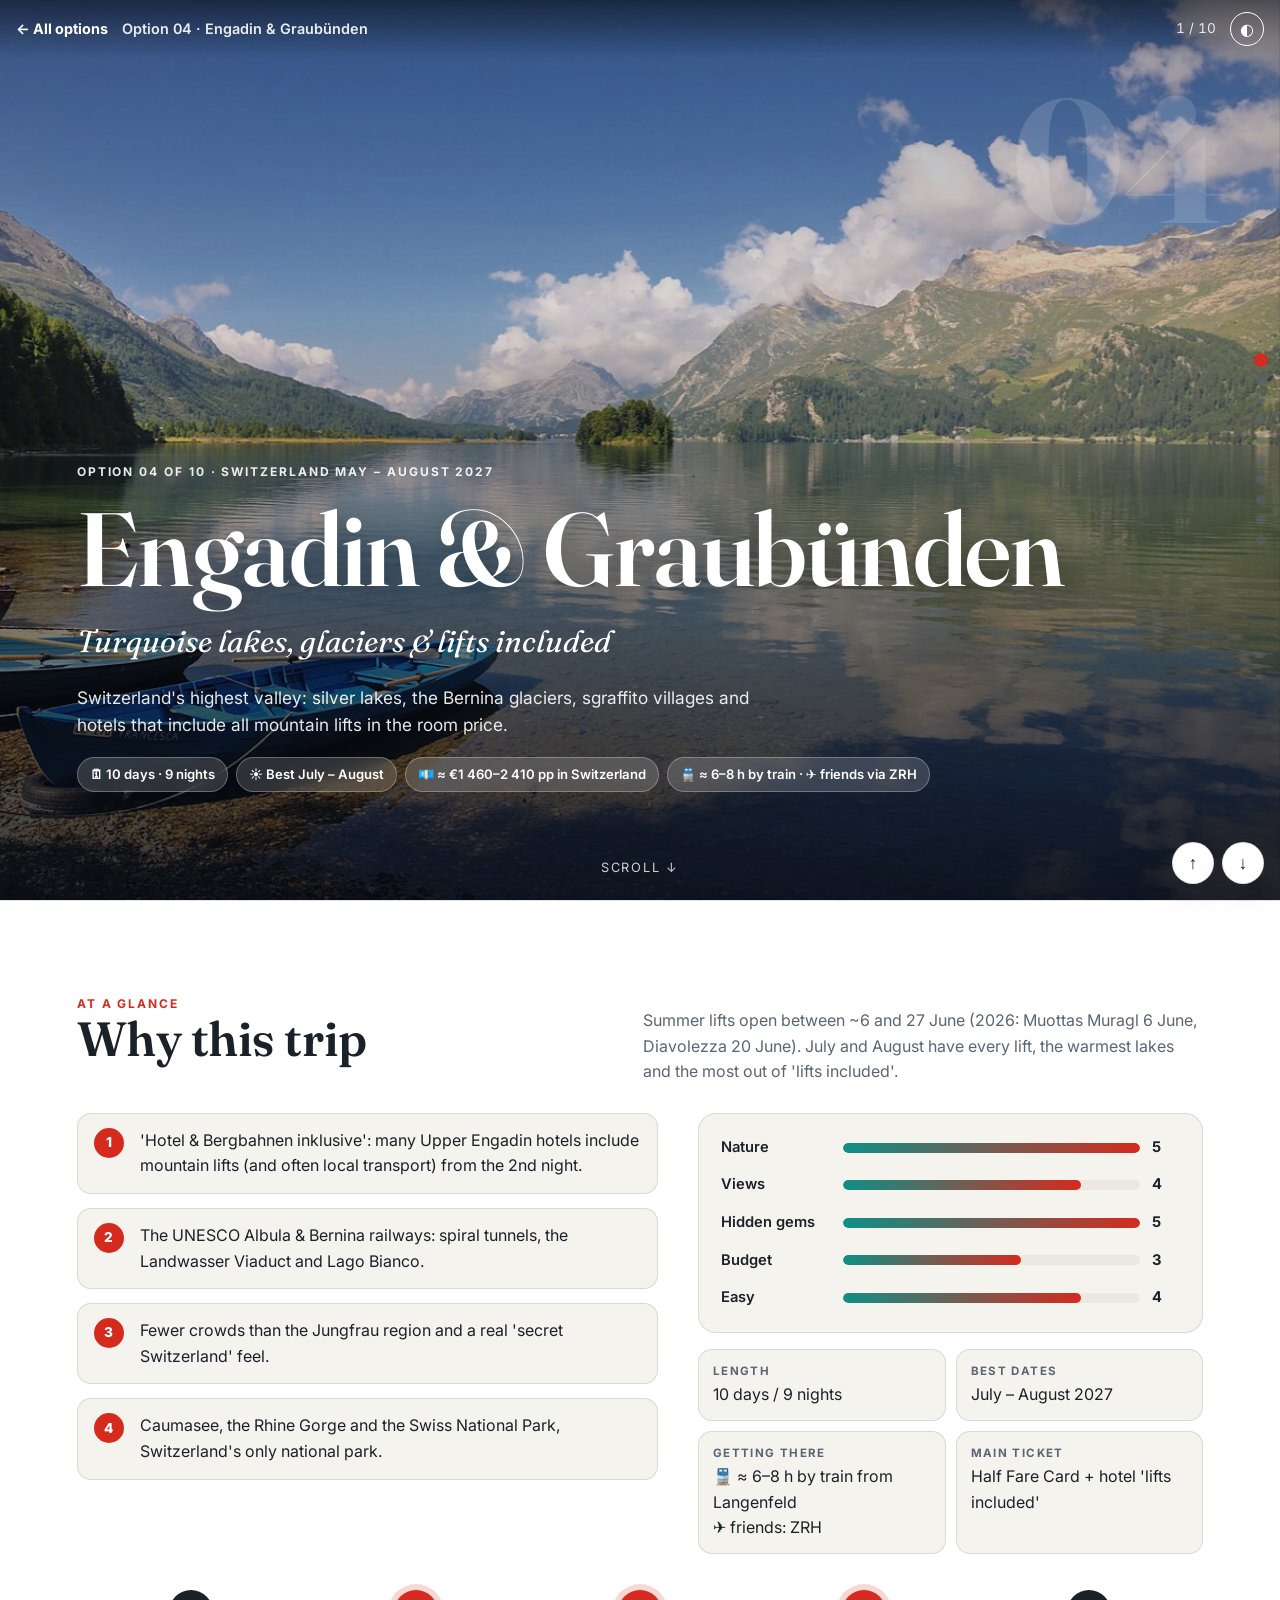
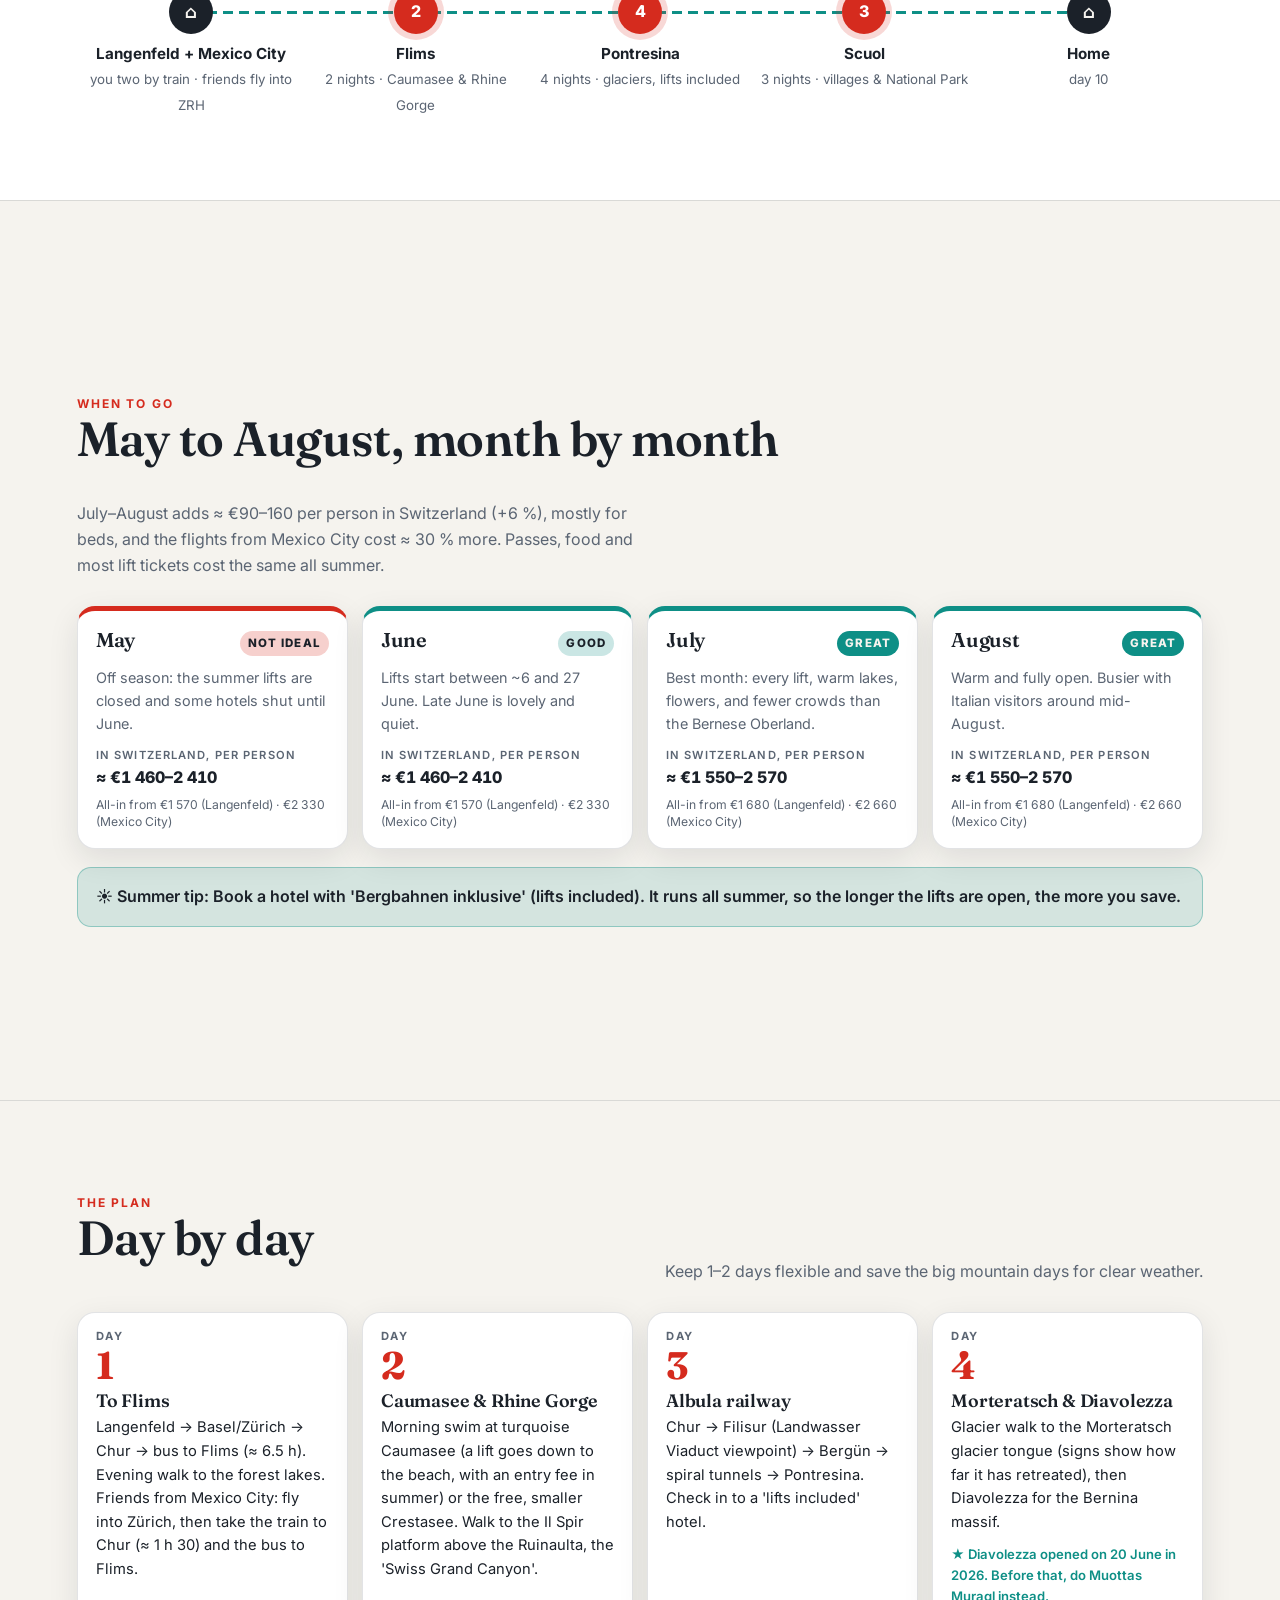
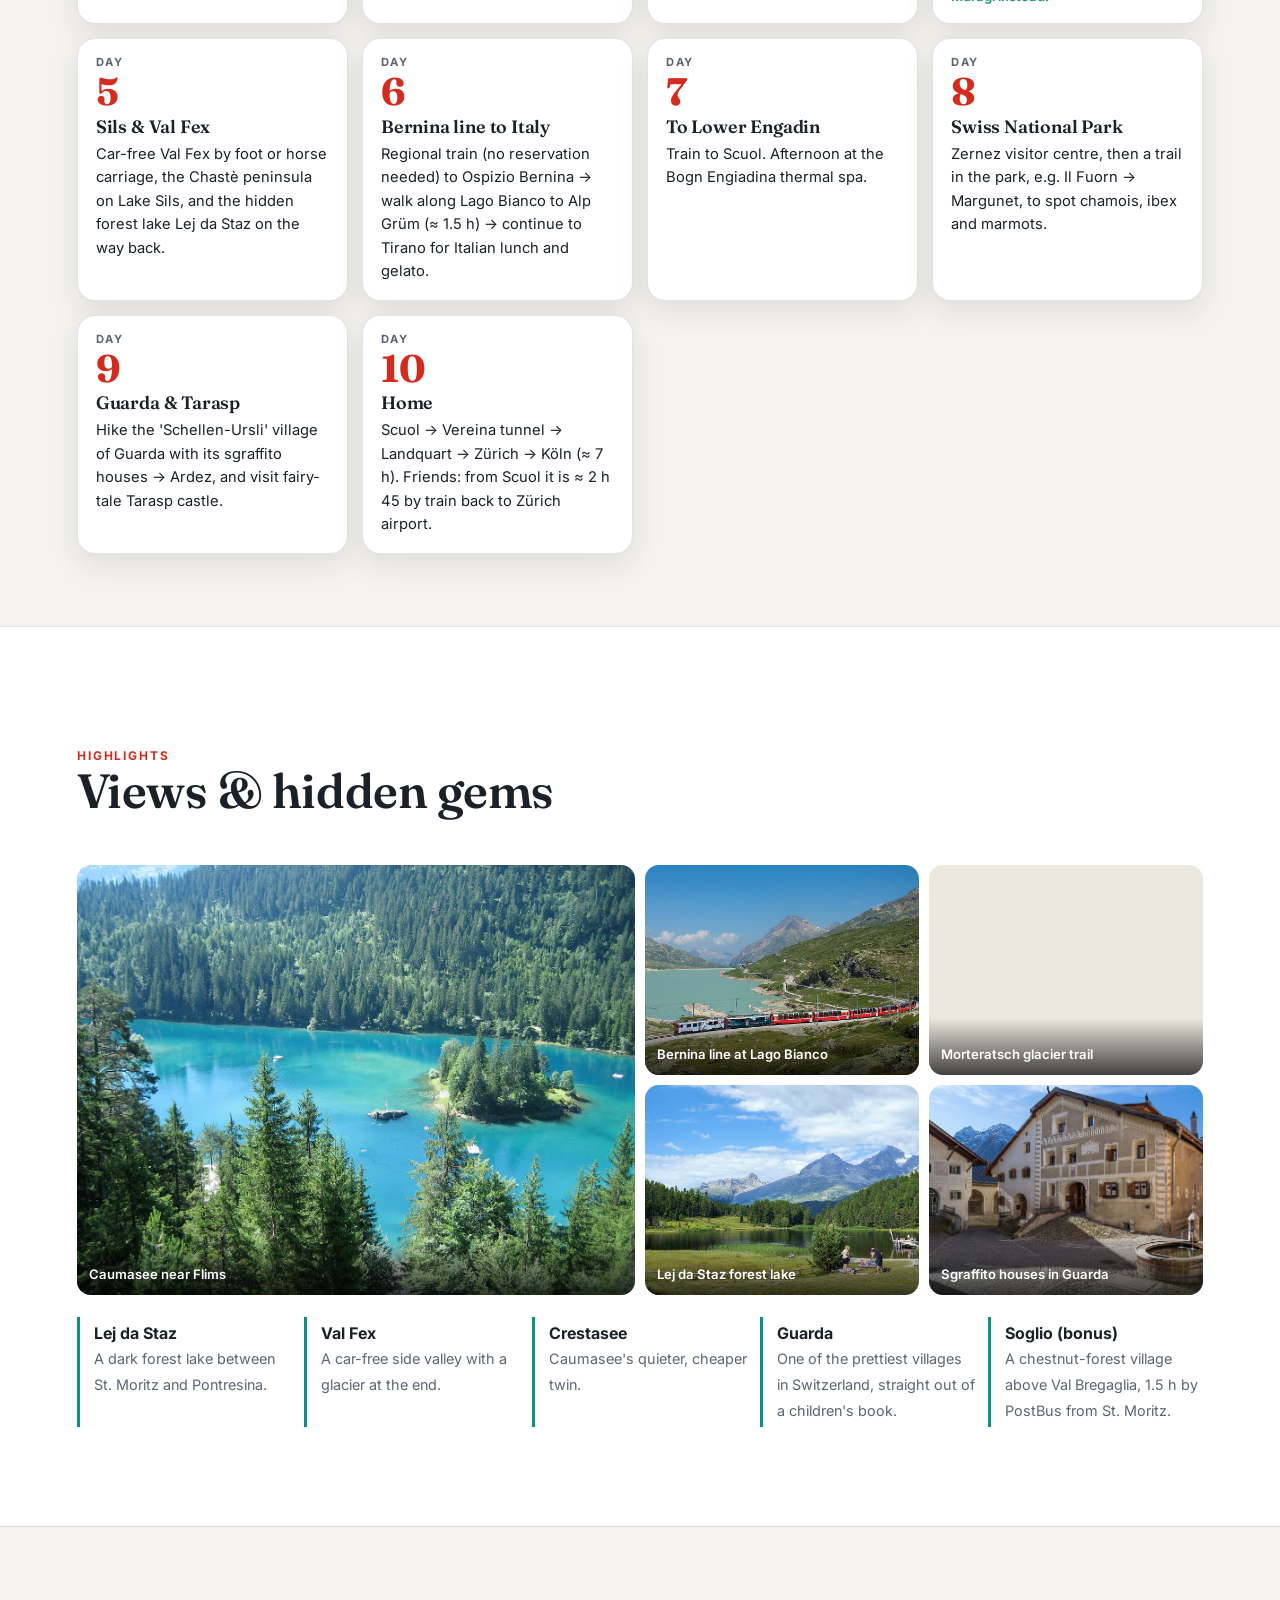
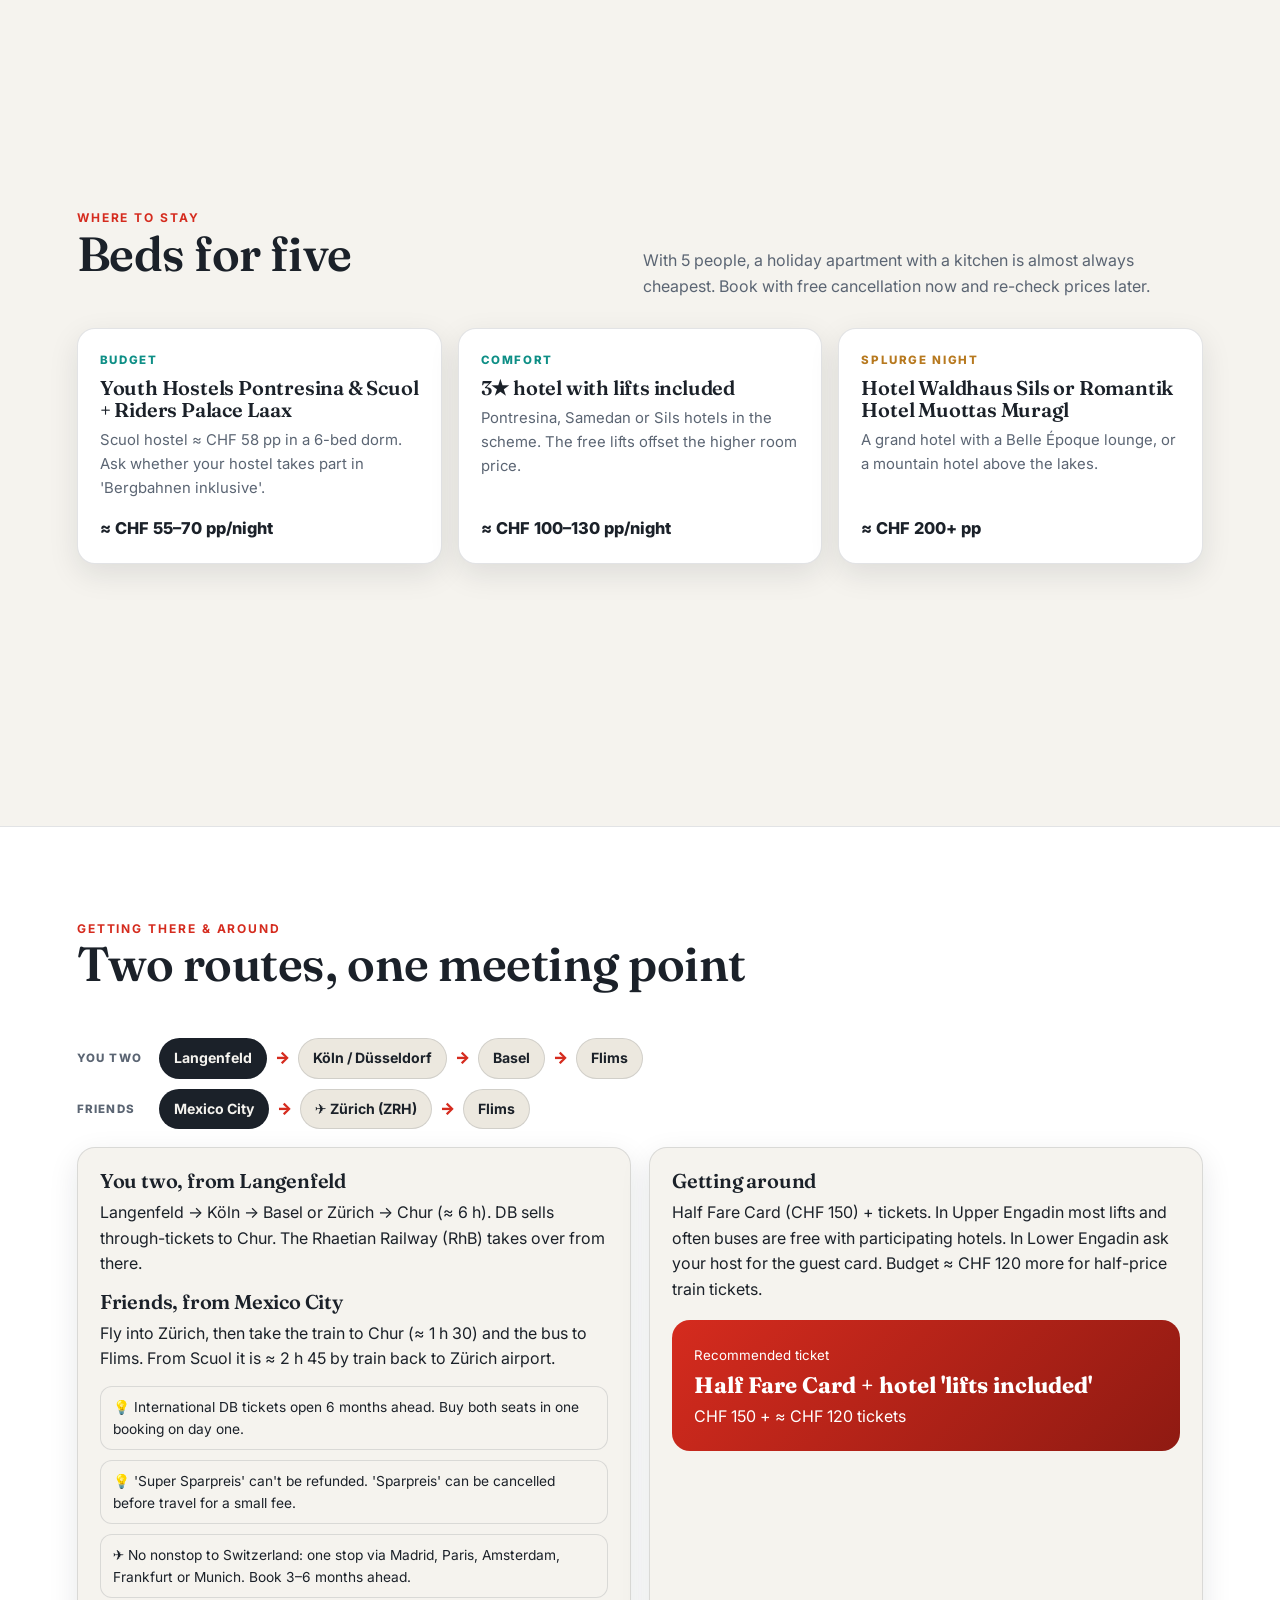
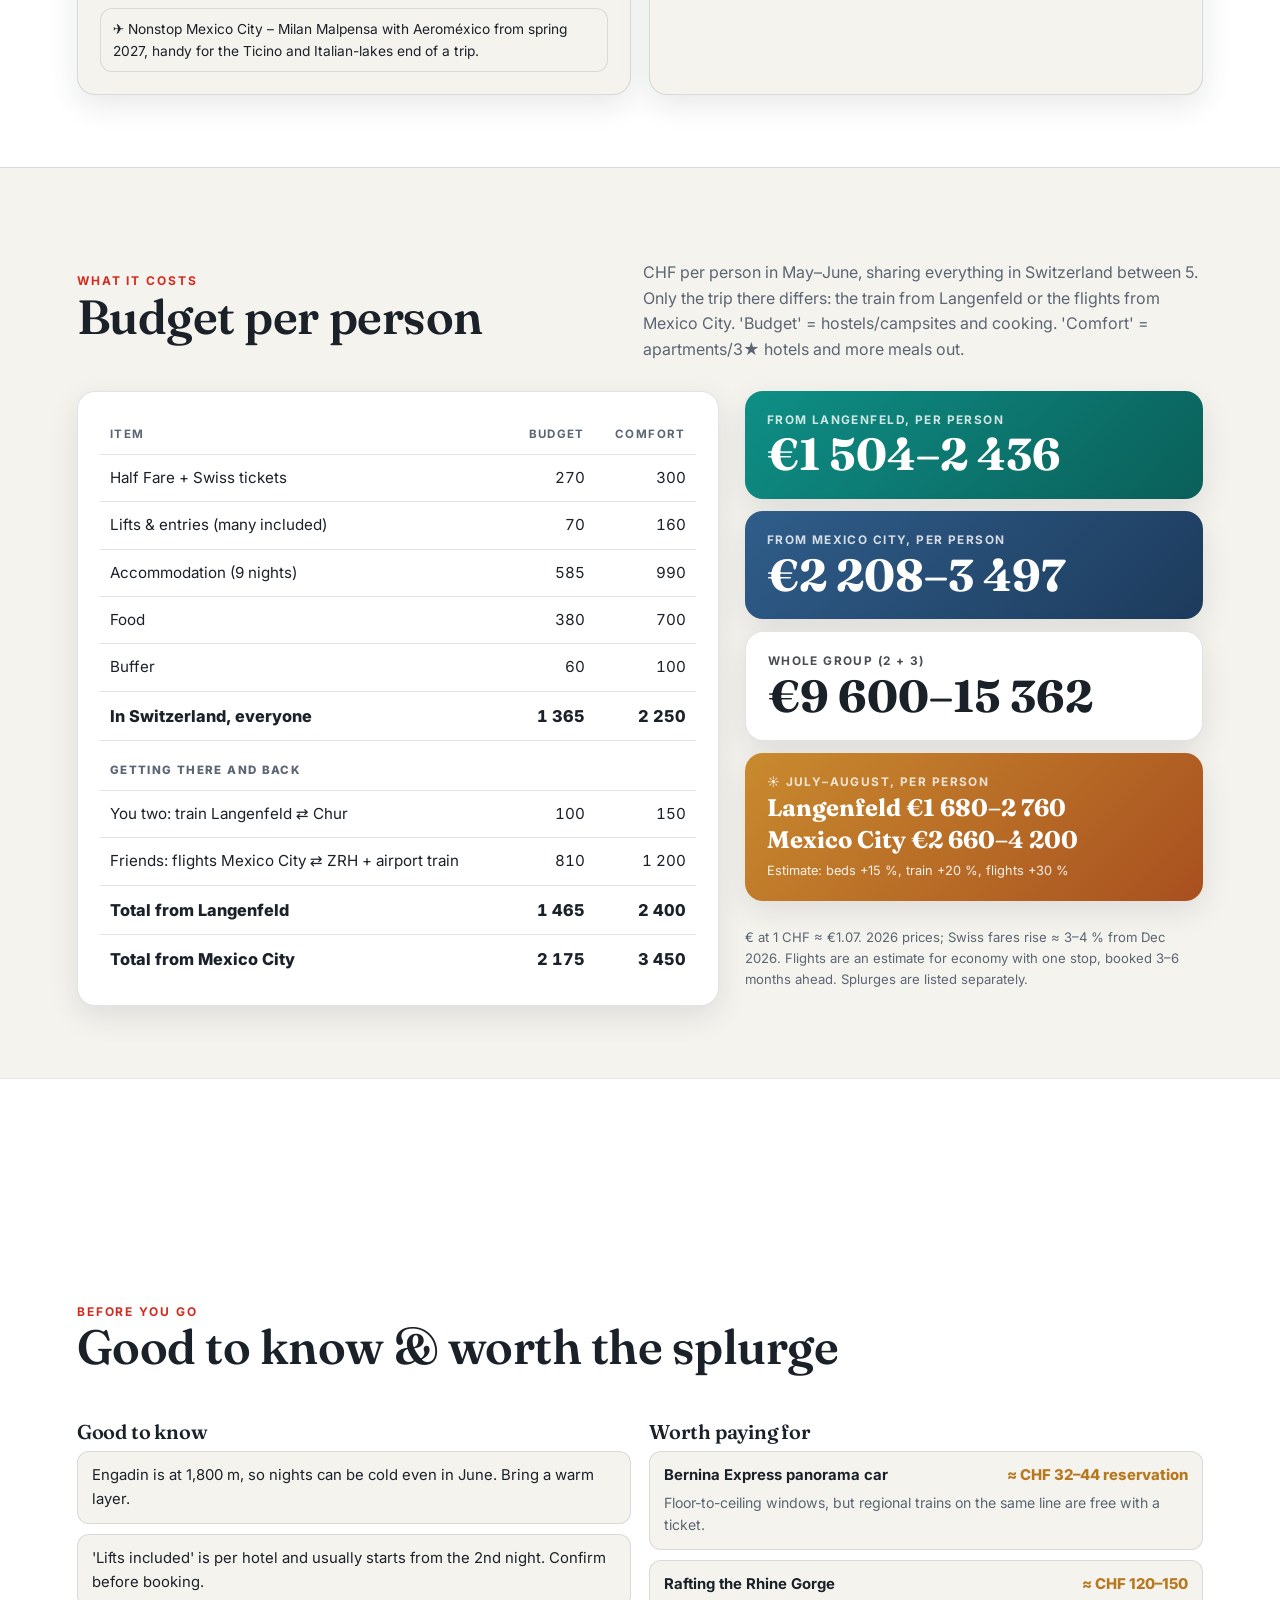
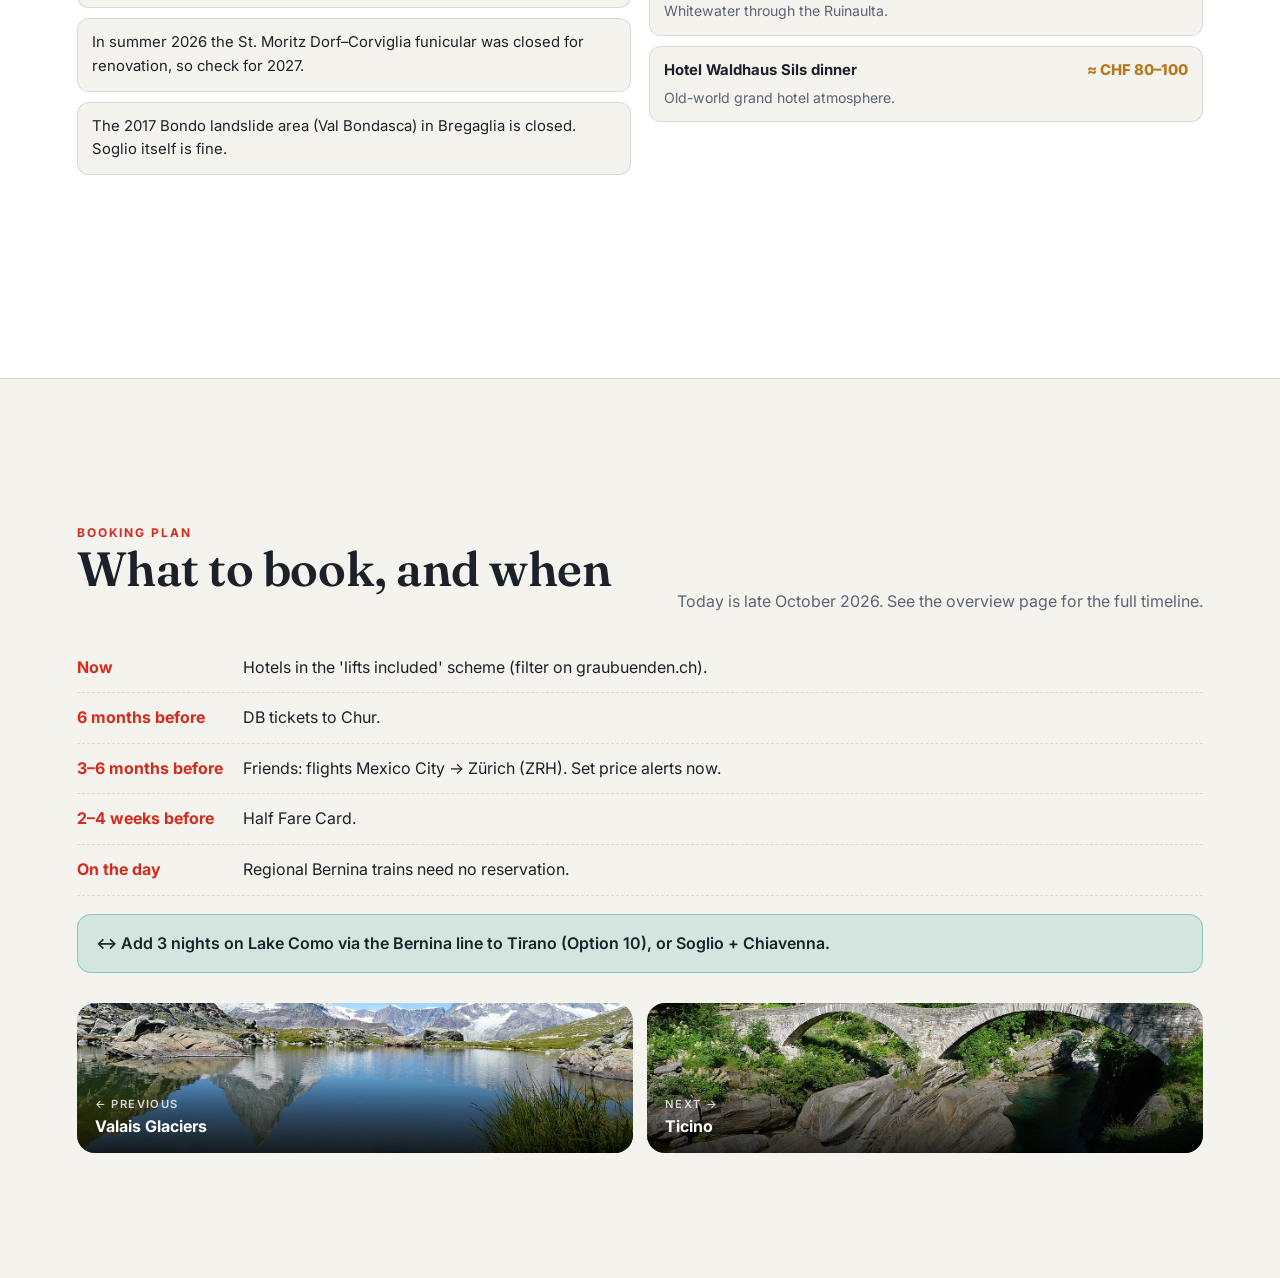
<file: options/04-engadin-graubuenden.html>
<!doctype html>
<html lang="en" class="deck">
<head>
<meta charset="utf-8">
<meta name="viewport" content="width=device-width, initial-scale=1">
<title>Engadin &amp; Graubünden – Switzerland 2027</title>
<meta name="description" content="Switzerland&#x27;s highest valley: silver lakes, the Bernina glaciers, sgraffito villages and hotels that include all mountain lifts in the room price.">
<link rel="preconnect" href="https://fonts.googleapis.com"><link rel="preconnect" href="https://fonts.gstatic.com" crossorigin><link href="https://fonts.googleapis.com/css2?family=Fraunces:ital,opsz,wght@0,9..144,500..700;1,9..144,400..600&family=Inter:wght@400;600;700;800&display=swap" rel="stylesheet">
<link rel="stylesheet" href="../assets/style.css">
<script>document.documentElement.classList.add("js-anim");setTimeout(function(){if(!window.__ch27)document.documentElement.classList.remove("js-anim");},2500);</script>
</head>

<body>
<div class="progress"></div>
<header class="topbar"><a href="../index.html">← All options</a><span class="title">Option 04 · Engadin &amp; Graubünden</span><span class="count">1 / 10</span><button class="icon-btn" data-theme-toggle aria-label="Toggle dark mode">◐</button></header>
<nav class="dots" aria-label="Slides"></nav>
<div class="keys"><button data-go="-1" aria-label="Previous slide">↑</button><button data-go="1" aria-label="Next slide">↓</button></div>
<section class="slide cover" id="cover" data-title="Cover">
  <div class="photo"><img src="../assets/img/en-sils.jpg" alt="Engadin &amp; Graubünden" class="kb" decoding="async"></div>
  <div class="big-num">04</div>
  <div class="inner on-photo">
    <div class="eyebrow reveal" style="--i:0">Option 04 of 10 · Switzerland May – August 2027</div>
    <h1 class="reveal" style="--i:1">Engadin &amp; Graubünden</h1>
    <div class="sub reveal" style="--i:2">Turquoise lakes, glaciers &amp; lifts included</div>
    <p class="tagline reveal" style="--i:3">Switzerland&#x27;s highest valley: silver lakes, the Bernina glaciers, sgraffito villages and hotels that include all mountain lifts in the room price.</p>
    <div class="chips reveal" style="--i:4"><span class="chip">🗓 10 days · 9 nights</span><span class="chip">☀️ Best July – August</span><span class="chip">💶 ≈ €1 460–2 410 pp in Switzerland</span><span class="chip">🚆 ≈ 6–8 h by train · ✈️ friends via ZRH</span></div>
  </div>
  <a class="scroll-hint" href="#glance">Scroll ↓</a>
</section>
<section class="slide alt" id="glance" data-title="At a glance">
  <div class="inner">
    <div class="slide-head"><div><div class="eyebrow">At a glance</div><h2>Why this trip</h2></div><p class="muted">Summer lifts open between ~6 and 27 June (2026: Muottas Muragl 6 June, Diavolezza 20 June). July and August have every lift, the warmest lakes and the most out of &#x27;lifts included&#x27;.</p></div>
    <div class="glance">
      <ul class="why"><li class="reveal" style="--i:0"><span class="n">1</span><span>&#x27;Hotel &amp; Bergbahnen inklusive&#x27;: many Upper Engadin hotels include mountain lifts (and often local transport) from the 2nd night.</span></li><li class="reveal" style="--i:1"><span class="n">2</span><span>The UNESCO Albula &amp; Bernina railways: spiral tunnels, the Landwasser Viaduct and Lago Bianco.</span></li><li class="reveal" style="--i:2"><span class="n">3</span><span>Fewer crowds than the Jungfrau region and a real &#x27;secret Switzerland&#x27; feel.</span></li><li class="reveal" style="--i:3"><span class="n">4</span><span>Caumasee, the Rhine Gorge and the Swiss National Park, Switzerland&#x27;s only national park.</span></li></ul>
      <div>
        <div class="scores reveal" style="--i:2"><div class="score"><span>Nature</span><div class="bar"><span style="--v:100%"></span></div><b>5</b></div><div class="score"><span>Views</span><div class="bar"><span style="--v:80%"></span></div><b>4</b></div><div class="score"><span>Hidden gems</span><div class="bar"><span style="--v:100%"></span></div><b>5</b></div><div class="score"><span>Budget</span><div class="bar"><span style="--v:60%"></span></div><b>3</b></div><div class="score"><span>Easy</span><div class="bar"><span style="--v:80%"></span></div><b>4</b></div></div>
        <div class="facts reveal" style="--i:3">
          <div class="fact"><b>Length</b>10 days / 9 nights</div>
          <div class="fact"><b>Best dates</b>July – August 2027</div>
          <div class="fact"><b>Getting there</b>🚆 ≈ 6–8 h by train from Langenfeld<br>✈️ friends: ZRH</div>
          <div class="fact"><b>Main ticket</b>Half Fare Card + hotel &#x27;lifts included&#x27;</div>
        </div>
      </div>
    </div>
    <div class="route" aria-label="Route"><div class="stop reveal" style="--i:0"><div class="pin home">⌂</div><strong>Langenfeld + Mexico City</strong><small>you two by train · friends fly into ZRH</small></div><div class="stop reveal" style="--i:1"><div class="pin">2</div><strong>Flims</strong><small>2 nights · Caumasee &amp; Rhine Gorge</small></div><div class="stop reveal" style="--i:2"><div class="pin">4</div><strong>Pontresina</strong><small>4 nights · glaciers, lifts included</small></div><div class="stop reveal" style="--i:3"><div class="pin">3</div><strong>Scuol</strong><small>3 nights · villages &amp; National Park</small></div><div class="stop reveal" style="--i:4"><div class="pin home">⌂</div><strong>Home</strong><small>day 10</small></div></div>
  </div>
</section>
<section class="slide" id="months" data-title="Month by month">
  <div class="inner">
    <div class="slide-head"><div><div class="eyebrow">When to go</div><h2>May to August, month by month</h2></div><p class="muted">July–August adds ≈ €90–160 per person in Switzerland (+6 %), mostly for beds, and the flights from Mexico City cost ≈ 30 % more. Passes, food and most lift tickets cost the same all summer.</p></div>
    <div class="months"><article class="mo r0 reveal" style="--i:0"><div class="mo-top"><h3>May</h3><span class="rate">Not ideal</span></div><p>Off season: the summer lifts are closed and some hotels shut until June.</p><div class="mo-price"><small>in Switzerland, per person</small>≈ €1 460–2 410</div><div class="mo-all">All-in from €1 570 (Langenfeld) · €2 330 (Mexico City)</div></article><article class="mo r2 reveal" style="--i:1"><div class="mo-top"><h3>June</h3><span class="rate">Good</span></div><p>Lifts start between ~6 and 27 June. Late June is lovely and quiet.</p><div class="mo-price"><small>in Switzerland, per person</small>≈ €1 460–2 410</div><div class="mo-all">All-in from €1 570 (Langenfeld) · €2 330 (Mexico City)</div></article><article class="mo r3 reveal" style="--i:2"><div class="mo-top"><h3>July</h3><span class="rate">Great</span></div><p>Best month: every lift, warm lakes, flowers, and fewer crowds than the Bernese Oberland.</p><div class="mo-price"><small>in Switzerland, per person</small>≈ €1 550–2 570</div><div class="mo-all">All-in from €1 680 (Langenfeld) · €2 660 (Mexico City)</div></article><article class="mo r3 reveal" style="--i:3"><div class="mo-top"><h3>August</h3><span class="rate">Great</span></div><p>Warm and fully open. Busier with Italian visitors around mid-August.</p><div class="mo-price"><small>in Switzerland, per person</small>≈ €1 550–2 570</div><div class="mo-all">All-in from €1 680 (Langenfeld) · €2 660 (Mexico City)</div></article></div>
    <div class="stretch reveal" style="--i:4">☀️ Summer tip: Book a hotel with &#x27;Bergbahnen inklusive&#x27; (lifts included). It runs all summer, so the longer the lifts are open, the more you save.</div>
  </div>
</section>
<section class="slide" id="itinerary" data-title="Day by day">
  <div class="inner">
    <div class="slide-head"><div><div class="eyebrow">The plan</div><h2>Day by day</h2></div><p class="muted">Keep 1–2 days flexible and save the big mountain days for clear weather.</p></div>
    <div class="days"><article class="day reveal" style="--i:0"><div class="d"><small>Day</small>1</div><h3>To Flims</h3><p>Langenfeld → Basel/Zürich → Chur → bus to Flims (≈ 6.5 h). Evening walk to the forest lakes. Friends from Mexico City: fly into Zürich, then take the train to Chur (≈ 1 h 30) and the bus to Flims.</p></article><article class="day reveal" style="--i:1"><div class="d"><small>Day</small>2</div><h3>Caumasee &amp; Rhine Gorge</h3><p>Morning swim at turquoise Caumasee (a lift goes down to the beach, with an entry fee in summer) or the free, smaller Crestasee. Walk to the Il Spir platform above the Ruinaulta, the &#x27;Swiss Grand Canyon&#x27;.</p></article><article class="day reveal" style="--i:2"><div class="d"><small>Day</small>3</div><h3>Albula railway</h3><p>Chur → Filisur (Landwasser Viaduct viewpoint) → Bergün → spiral tunnels → Pontresina. Check in to a &#x27;lifts included&#x27; hotel.</p></article><article class="day reveal" style="--i:3"><div class="d"><small>Day</small>4</div><h3>Morteratsch &amp; Diavolezza</h3><p>Glacier walk to the Morteratsch glacier tongue (signs show how far it has retreated), then Diavolezza for the Bernina massif.</p><div class="tip">Diavolezza opened on 20 June in 2026. Before that, do Muottas Muragl instead.</div></article><article class="day reveal" style="--i:4"><div class="d"><small>Day</small>5</div><h3>Sils &amp; Val Fex</h3><p>Car-free Val Fex by foot or horse carriage, the Chastè peninsula on Lake Sils, and the hidden forest lake Lej da Staz on the way back.</p></article><article class="day reveal" style="--i:5"><div class="d"><small>Day</small>6</div><h3>Bernina line to Italy</h3><p>Regional train (no reservation needed) to Ospizio Bernina → walk along Lago Bianco to Alp Grüm (≈ 1.5 h) → continue to Tirano for Italian lunch and gelato.</p></article><article class="day reveal" style="--i:0"><div class="d"><small>Day</small>7</div><h3>To Lower Engadin</h3><p>Train to Scuol. Afternoon at the Bogn Engiadina thermal spa.</p></article><article class="day reveal" style="--i:1"><div class="d"><small>Day</small>8</div><h3>Swiss National Park</h3><p>Zernez visitor centre, then a trail in the park, e.g. Il Fuorn → Margunet, to spot chamois, ibex and marmots.</p></article><article class="day reveal" style="--i:2"><div class="d"><small>Day</small>9</div><h3>Guarda &amp; Tarasp</h3><p>Hike the &#x27;Schellen-Ursli&#x27; village of Guarda with its sgraffito houses → Ardez, and visit fairy-tale Tarasp castle.</p></article><article class="day reveal" style="--i:3"><div class="d"><small>Day</small>10</div><h3>Home</h3><p>Scuol → Vereina tunnel → Landquart → Zürich → Köln (≈ 7 h). Friends: from Scuol it is ≈ 2 h 45 by train back to Zürich airport.</p></article></div>
  </div>
</section>
<section class="slide alt" id="highlights" data-title="Highlights & hidden gems">
  <div class="inner">
    <div class="slide-head"><div><div class="eyebrow">Highlights</div><h2>Views & hidden gems</h2></div></div>
    <div class="gallery"><figure class="reveal" style="--i:0"><img src="../assets/img/en-caumasee.jpg" alt="Caumasee near Flims" loading="lazy" decoding="async"><figcaption>Caumasee near Flims</figcaption></figure><figure class="reveal" style="--i:1"><img src="../assets/img/en-lagobianco.jpg" alt="Bernina line at Lago Bianco" loading="lazy" decoding="async"><figcaption>Bernina line at Lago Bianco</figcaption></figure><figure class="reveal" style="--i:2"><img src="../assets/img/en-morteratsch.jpg" alt="Morteratsch glacier trail" loading="lazy" decoding="async"><figcaption>Morteratsch glacier trail</figcaption></figure><figure class="reveal" style="--i:3"><img src="../assets/img/en-lejdastaz.jpg" alt="Lej da Staz forest lake" loading="lazy" decoding="async"><figcaption>Lej da Staz forest lake</figcaption></figure><figure class="reveal" style="--i:4"><img src="../assets/img/en-guarda.jpg" alt="Sgraffito houses in Guarda" loading="lazy" decoding="async"><figcaption>Sgraffito houses in Guarda</figcaption></figure></div>
    <div class="gems"><div class="gem reveal" style="--i:0"><b>Lej da Staz</b><span>A dark forest lake between St. Moritz and Pontresina.</span></div><div class="gem reveal" style="--i:1"><b>Val Fex</b><span>A car-free side valley with a glacier at the end.</span></div><div class="gem reveal" style="--i:2"><b>Crestasee</b><span>Caumasee&#x27;s quieter, cheaper twin.</span></div><div class="gem reveal" style="--i:3"><b>Guarda</b><span>One of the prettiest villages in Switzerland, straight out of a children&#x27;s book.</span></div><div class="gem reveal" style="--i:4"><b>Soglio (bonus)</b><span>A chestnut-forest village above Val Bregaglia, 1.5 h by PostBus from St. Moritz.</span></div></div>
  </div>
</section>
<section class="slide" id="stay" data-title="Where to stay">
  <div class="inner">
    <div class="slide-head"><div><div class="eyebrow">Where to stay</div><h2>Beds for five</h2></div><p class="muted">With 5 people, a holiday apartment with a kitchen is almost always cheapest. Book with free cancellation now and re-check prices later.</p></div>
    <div class="tiers"><div class="tier reveal" style="--i:0"><span class="label">Budget</span><h3>Youth Hostels Pontresina &amp; Scuol + Riders Palace Laax</h3><p>Scuol hostel ≈ CHF 58 pp in a 6-bed dorm. Ask whether your hostel takes part in &#x27;Bergbahnen inklusive&#x27;.</p><span class="price">≈ CHF 55–70 pp/night</span></div><div class="tier reveal" style="--i:1"><span class="label">Comfort</span><h3>3★ hotel with lifts included</h3><p>Pontresina, Samedan or Sils hotels in the scheme. The free lifts offset the higher room price.</p><span class="price">≈ CHF 100–130 pp/night</span></div><div class="tier reveal" style="--i:2"><span class="label">Splurge night</span><h3>Hotel Waldhaus Sils or Romantik Hotel Muottas Muragl</h3><p>A grand hotel with a Belle Époque lounge, or a mountain hotel above the lakes.</p><span class="price">≈ CHF 200+ pp</span></div></div>
  </div>
</section>
<section class="slide alt" id="transport" data-title="Getting there & around">
  <div class="inner">
    <div class="slide-head"><div><div class="eyebrow">Getting there & around</div><h2>Two routes, one meeting point</h2></div></div>
    <div class="trip-line reveal"><span class="who">You two</span><span class="node home">Langenfeld</span><span class="arrow">→</span><span class="node">Köln / Düsseldorf</span><span class="arrow">→</span><span class="node">Basel</span><span class="arrow">→</span><span class="node">Flims</span></div>
    <div class="trip-line reveal" style="--i:1"><span class="who">Friends</span><span class="node home">Mexico City</span><span class="arrow">→</span><span class="node">✈️ Zürich (ZRH)</span><span class="arrow">→</span><span class="node">Flims</span></div>
    <div class="two">
      <div class="panel reveal" style="--i:1"><h3>You two, from Langenfeld</h3><p>Langenfeld → Köln → Basel or Zürich → Chur (≈ 6 h). DB sells through-tickets to Chur. The Rhaetian Railway (RhB) takes over from there.</p>
        <h3>Friends, from Mexico City</h3><p>Fly into Zürich, then take the train to Chur (≈ 1 h 30) and the bus to Flims. From Scuol it is ≈ 2 h 45 by train back to Zürich airport.</p>
        <ul class="list"><li>💡 International DB tickets open 6 months ahead. Buy both seats in one booking on day one.</li><li>💡 &#x27;Super Sparpreis&#x27; can&#x27;t be refunded. &#x27;Sparpreis&#x27; can be cancelled before travel for a small fee.</li><li>✈️ No nonstop to Switzerland: one stop via Madrid, Paris, Amsterdam, Frankfurt or Munich. Book 3–6 months ahead.</li><li>✈️ Nonstop Mexico City – Milan Malpensa with Aeroméxico from spring 2027, handy for the Ticino and Italian-lakes end of a trip.</li></ul></div>
      <div class="panel reveal" style="--i:2"><h3>Getting around</h3><p>Half Fare Card (CHF 150) + tickets. In Upper Engadin most lifts and often buses are free with participating hotels. In Lower Engadin ask your host for the guest card. Budget ≈ CHF 120 more for half-price train tickets.</p>
        <div class="pass-box"><small>Recommended ticket</small><b>Half Fare Card + hotel &#x27;lifts included&#x27;</b>CHF 150 + ≈ CHF 120 tickets</div></div>
    </div>
  </div>
</section>
<section class="slide" id="costs" data-title="Costs">
  <div class="inner">
    <div class="slide-head"><div><div class="eyebrow">What it costs</div><h2>Budget per person</h2></div><p class="muted">CHF per person in May–June, sharing everything in Switzerland between 5. Only the trip there differs: the train from Langenfeld or the flights from Mexico City. 'Budget' = hostels/campsites and cooking. 'Comfort' = apartments/3★ hotels and more meals out.</p></div>
    <div class="cost-grid">
      <div class="panel reveal"><table class="costs">
        <thead><tr><th>Item</th><th class="num">Budget</th><th class="num">Comfort</th></tr></thead>
        <tbody><tr><td>Half Fare + Swiss tickets</td><td class="num">270</td><td class="num">300</td></tr><tr><td>Lifts &amp; entries (many included)</td><td class="num">70</td><td class="num">160</td></tr><tr><td>Accommodation (9 nights)</td><td class="num">585</td><td class="num">990</td></tr><tr><td>Food</td><td class="num">380</td><td class="num">700</td></tr><tr><td>Buffer</td><td class="num">60</td><td class="num">100</td></tr><tr class="total"><td>In Switzerland, everyone</td><td class="num">1 365</td><td class="num">2 250</td></tr><tr class="group"><td colspan="3">Getting there and back</td></tr><tr><td>You two: train Langenfeld ⇄ Chur</td><td class="num">100</td><td class="num">150</td></tr><tr><td>Friends: flights Mexico City ⇄ ZRH + airport train</td><td class="num">810</td><td class="num">1 200</td></tr><tr class="total"><td>Total from Langenfeld</td><td class="num">1 465</td><td class="num">2 400</td></tr><tr class="total"><td>Total from Mexico City</td><td class="num">2 175</td><td class="num">3 450</td></tr></tbody>
      </table></div>
      <div class="totals">
        <div class="total-card hl reveal" style="--i:1"><small>From Langenfeld, per person</small><div class="amount">€<span data-count="1570">1 570</span>–<span data-count="2570">2 570</span></div></div>
        <div class="total-card mex reveal" style="--i:2"><small>From Mexico City, per person</small><div class="amount">€<span data-count="2330">2 330</span>–<span data-count="3690">3 690</span></div></div>
        <div class="total-card reveal" style="--i:3"><small>Whole group (2 + 3)</small><div class="amount">€<span data-count="10130">10 130</span>–<span data-count="16210">16 210</span></div></div>
        <div class="total-card summer reveal" style="--i:4"><small>☀️ July–August, per person</small><div class="amount sm">Langenfeld €1 680–2 760<br>Mexico City €2 660–4 200</div><span class="d">Estimate: beds +15 %, train +20 %, flights +30 %</span></div>
        <p class="note">€ at 1 CHF ≈ €1.07. 2026 prices; Swiss fares rise ≈ 3–4 % from Dec 2026. Flights are an estimate for economy with one stop, booked 3–6 months ahead. Splurges are listed separately.</p>
      </div>
    </div>
  </div>
</section>
<section class="slide alt" id="tips" data-title="Good to know">
  <div class="inner">
    <div class="slide-head"><div><div class="eyebrow">Before you go</div><h2>Good to know & worth the splurge</h2></div></div>
    <div class="split3">
      <div><h3>Good to know</h3><ul class="list"><li class="reveal" style="--i:0">Engadin is at 1,800 m, so nights can be cold even in June. Bring a warm layer.</li><li class="reveal" style="--i:1">&#x27;Lifts included&#x27; is per hotel and usually starts from the 2nd night. Confirm before booking.</li><li class="reveal" style="--i:2">In summer 2026 the St. Moritz Dorf–Corviglia funicular was closed for renovation, so check for 2027.</li><li class="reveal" style="--i:3">The 2017 Bondo landslide area (Val Bondasca) in Bregaglia is closed. Soglio itself is fine.</li></ul></div>
      <div><h3>Worth paying for</h3><ul class="list"><li class="splurge reveal" style="--i:0"><b>Bernina Express panorama car</b><span class="p">≈ CHF 32–44 reservation</span><span>Floor-to-ceiling windows, but regional trains on the same line are free with a ticket.</span></li><li class="splurge reveal" style="--i:1"><b>Rafting the Rhine Gorge</b><span class="p">≈ CHF 120–150</span><span>Whitewater through the Ruinaulta.</span></li><li class="splurge reveal" style="--i:2"><b>Hotel Waldhaus Sils dinner</b><span class="p">≈ CHF 80–100</span><span>Old-world grand hotel atmosphere.</span></li></ul></div>
    </div>
  </div>
</section>
<section class="slide" id="booking" data-title="Booking plan">
  <div class="inner">
    <div class="slide-head"><div><div class="eyebrow">Booking plan</div><h2>What to book, and when</h2></div><p class="muted">Today is late October 2026. See the overview page for the full timeline.</p></div>
    <div class="steps"><div class="step reveal" style="--i:0"><b>Now</b><span>Hotels in the &#x27;lifts included&#x27; scheme (filter on graubuenden.ch).</span></div><div class="step reveal" style="--i:1"><b>6 months before</b><span>DB tickets to Chur.</span></div><div class="step reveal" style="--i:2"><b>3–6 months before</b><span>Friends: flights Mexico City → Zürich (ZRH). Set price alerts now.</span></div><div class="step reveal" style="--i:3"><b>2–4 weeks before</b><span>Half Fare Card.</span></div><div class="step reveal" style="--i:4"><b>On the day</b><span>Regional Bernina trains need no reservation.</span></div></div>
    <div class="stretch reveal" style="--i:5">↔ Add 3 nights on Lake Como via the Bernina line to Tirano (Option 10), or Soglio + Chiavenna.</div>
    <div class="endnav">
      <a href="03-valais-matterhorn.html"><img src="../assets/img/va-riffelsee.jpg" alt="Valais Glaciers" loading="lazy" decoding="async"><span><small>← Previous</small>Valais Glaciers</span></a>
      <a href="05-ticino.html"><img src="../assets/img/ti-verzasca.jpg" alt="Ticino" loading="lazy" decoding="async"><span><small>Next →</small>Ticino</span></a>
    </div>
  </div>
</section>
<script src="../assets/app.js"></script>
</body>
</html>
</file>
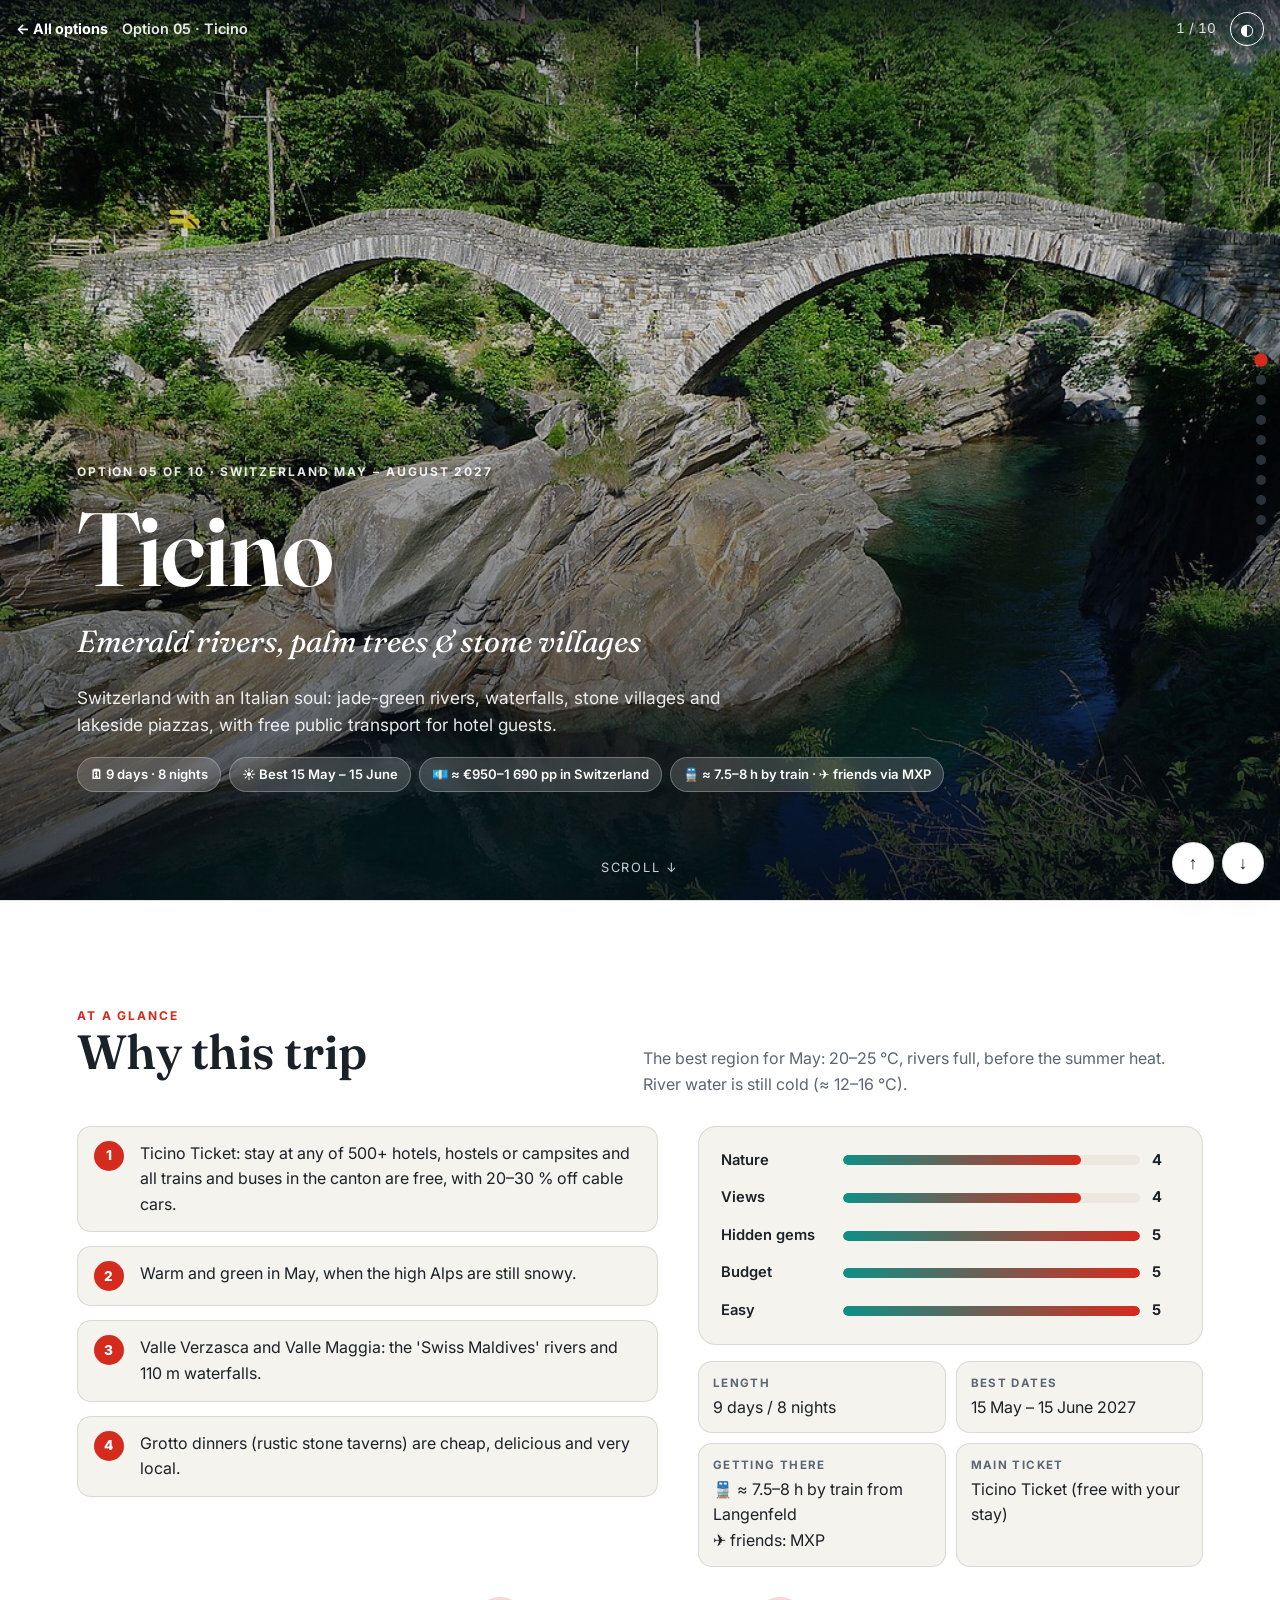
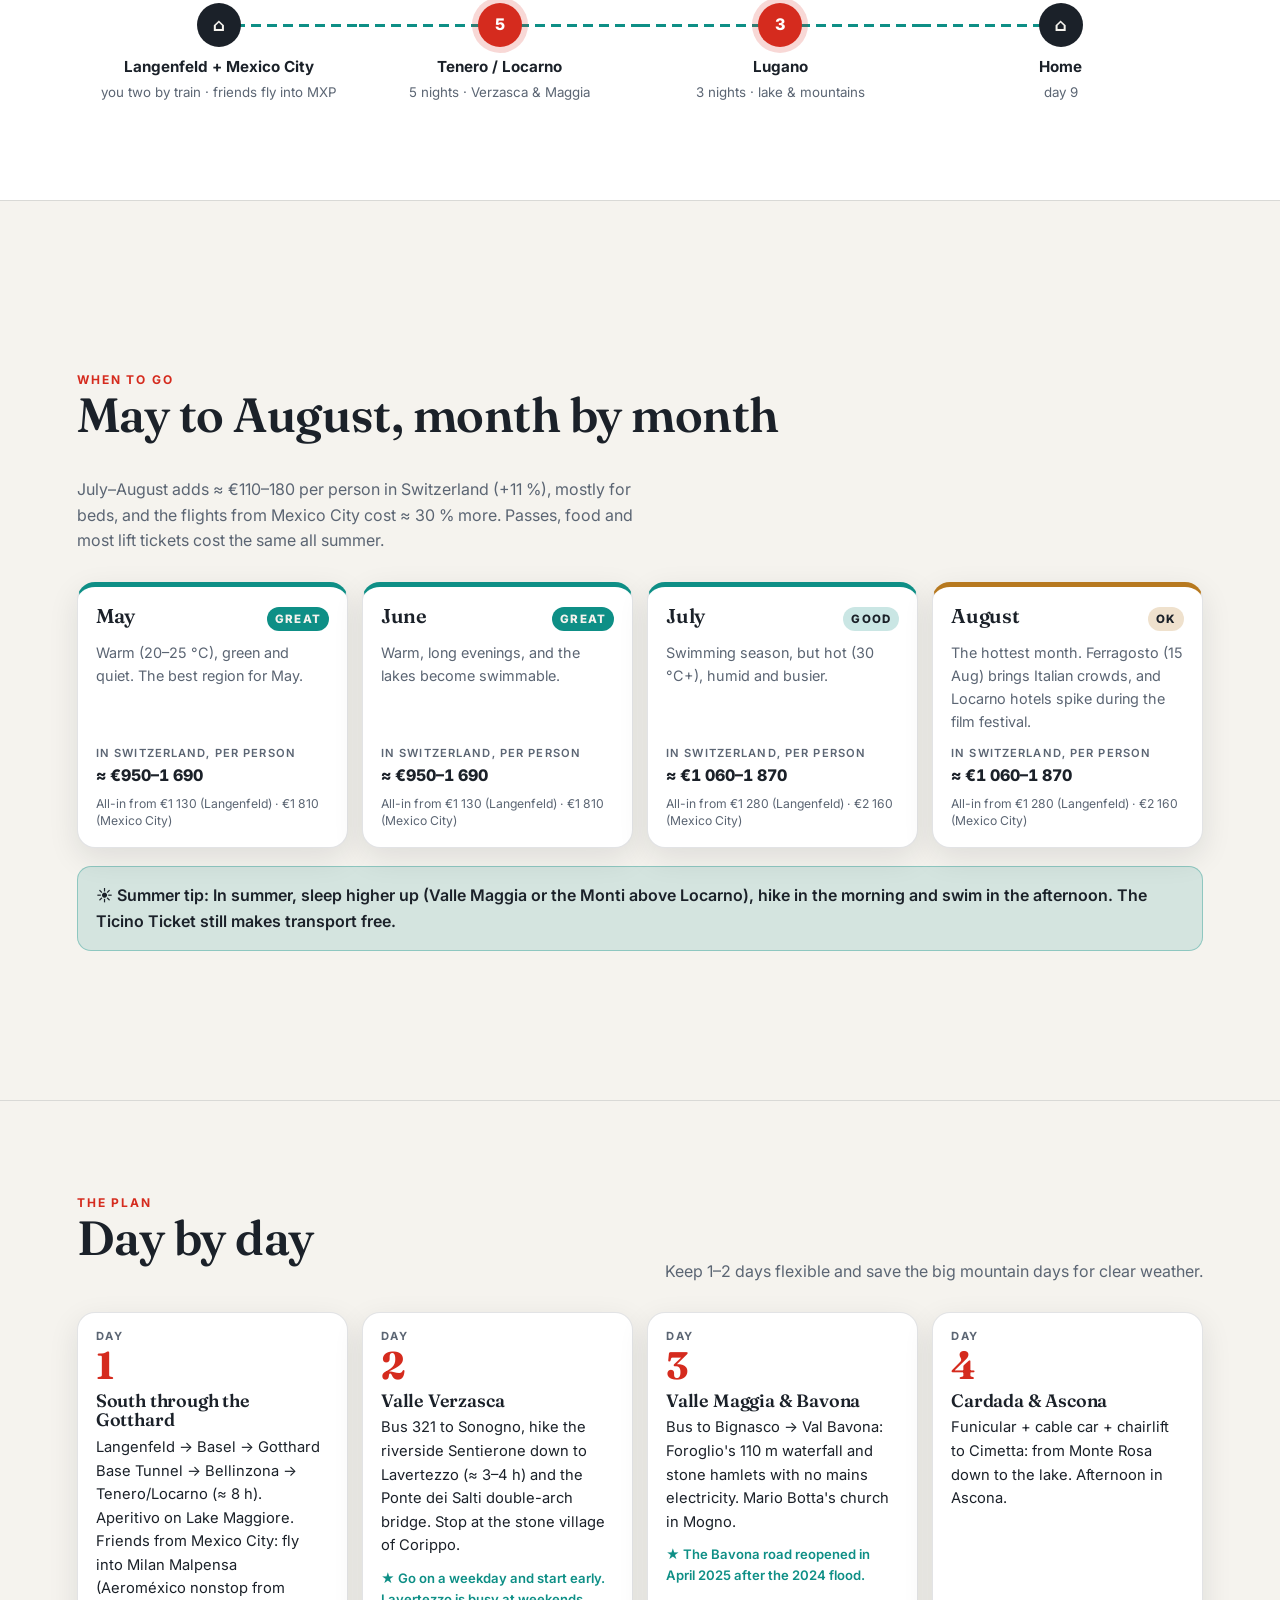
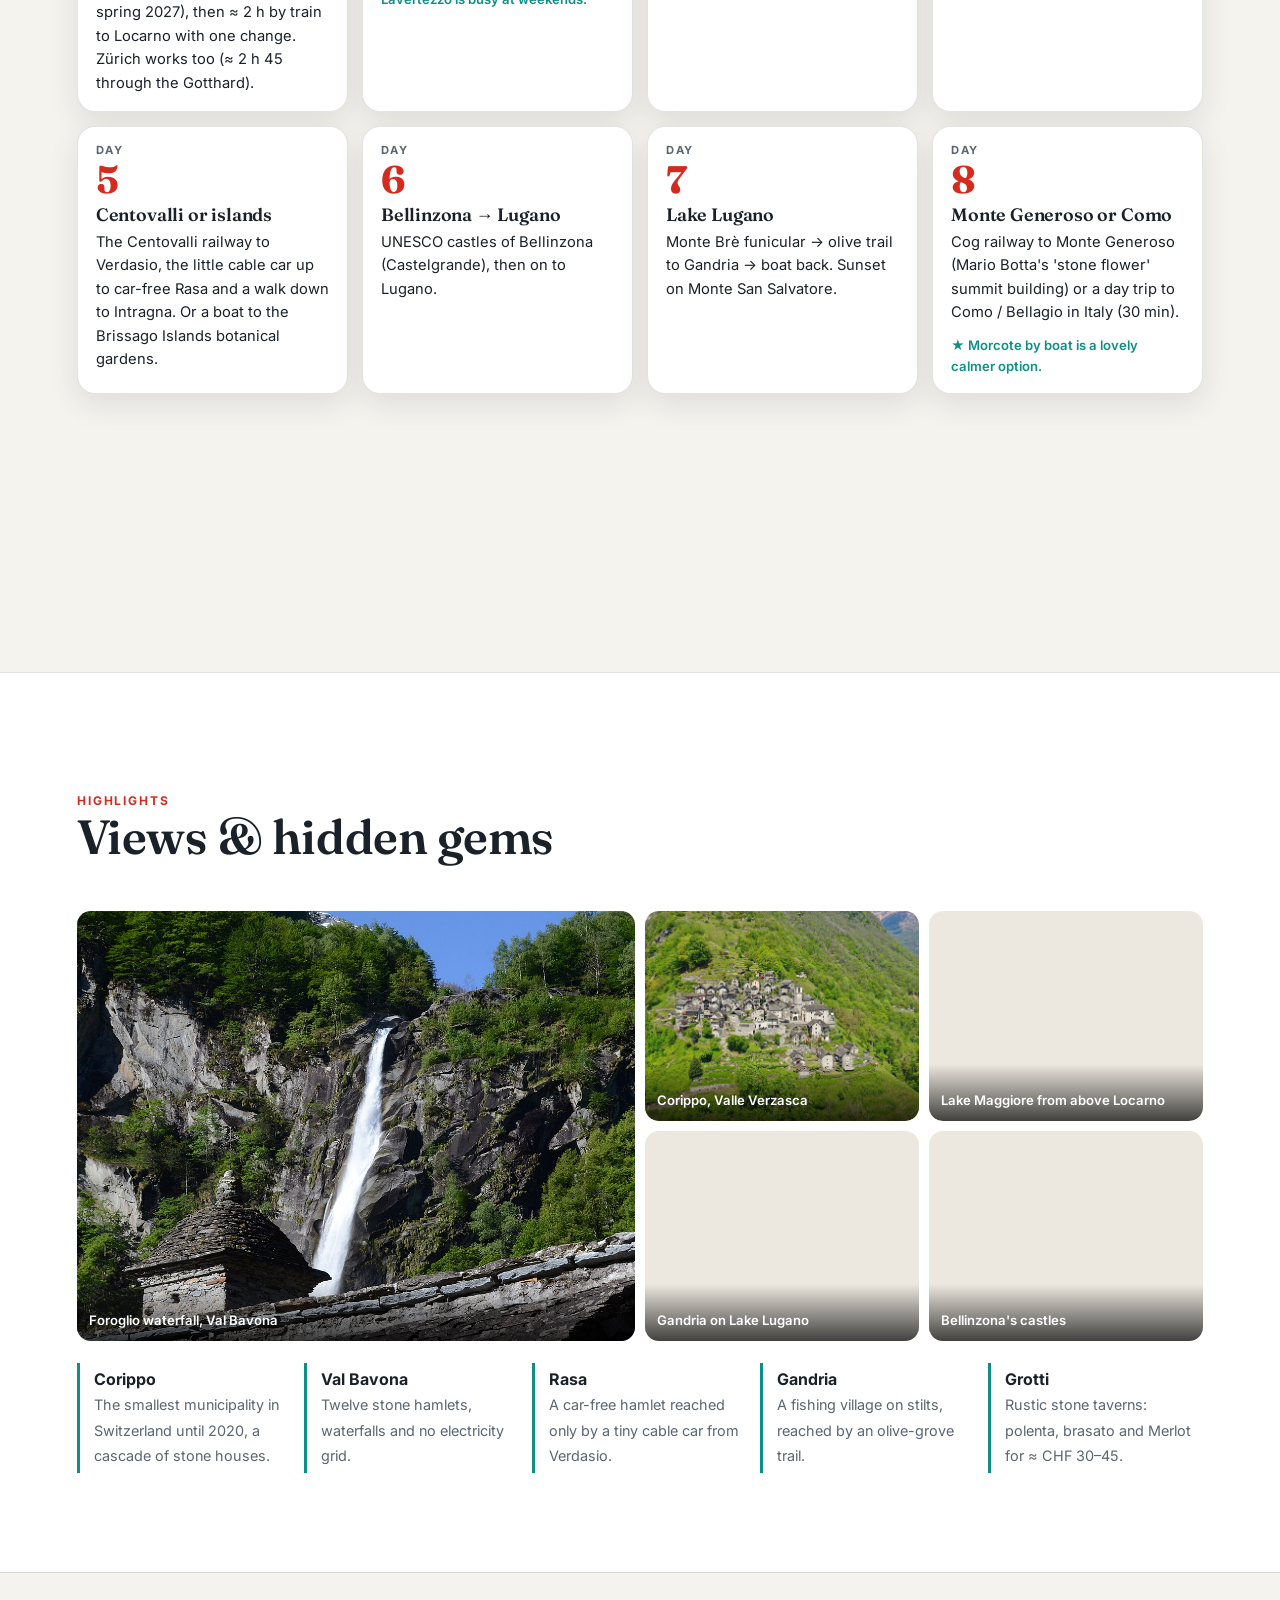
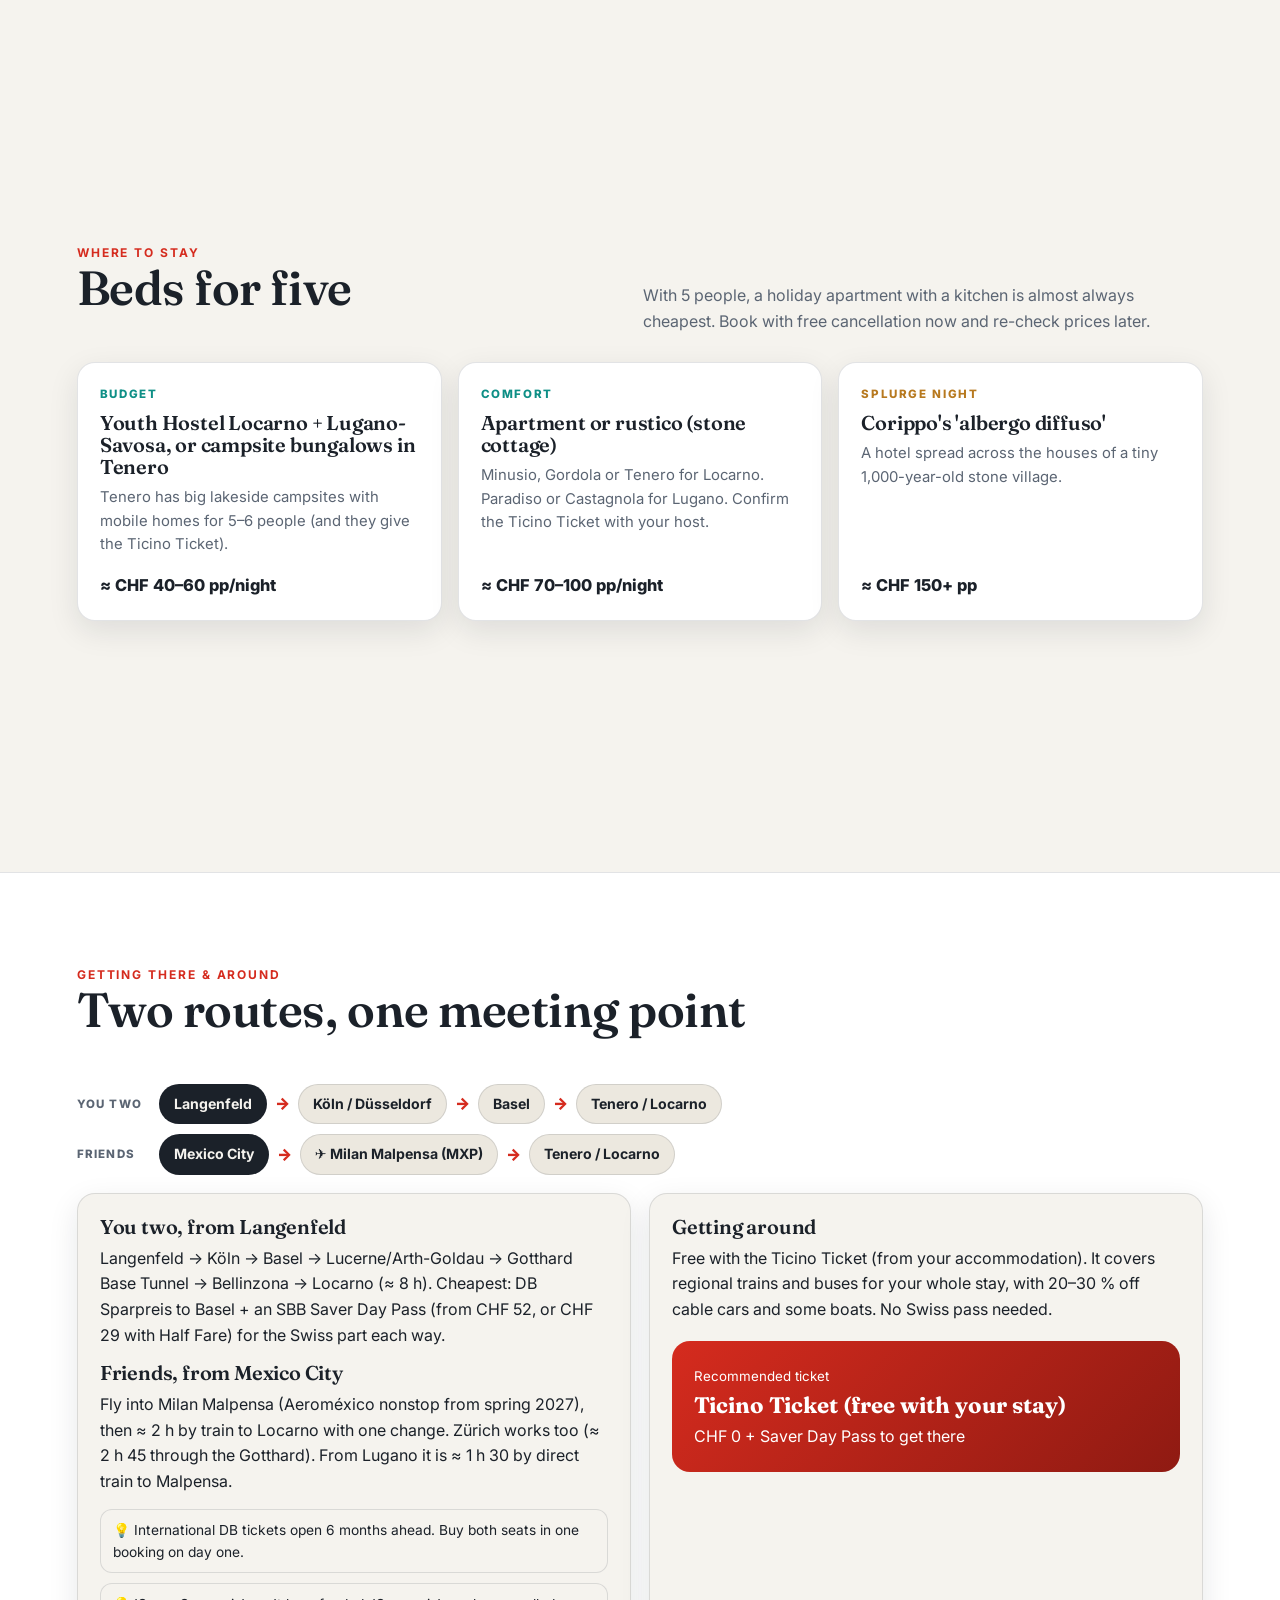
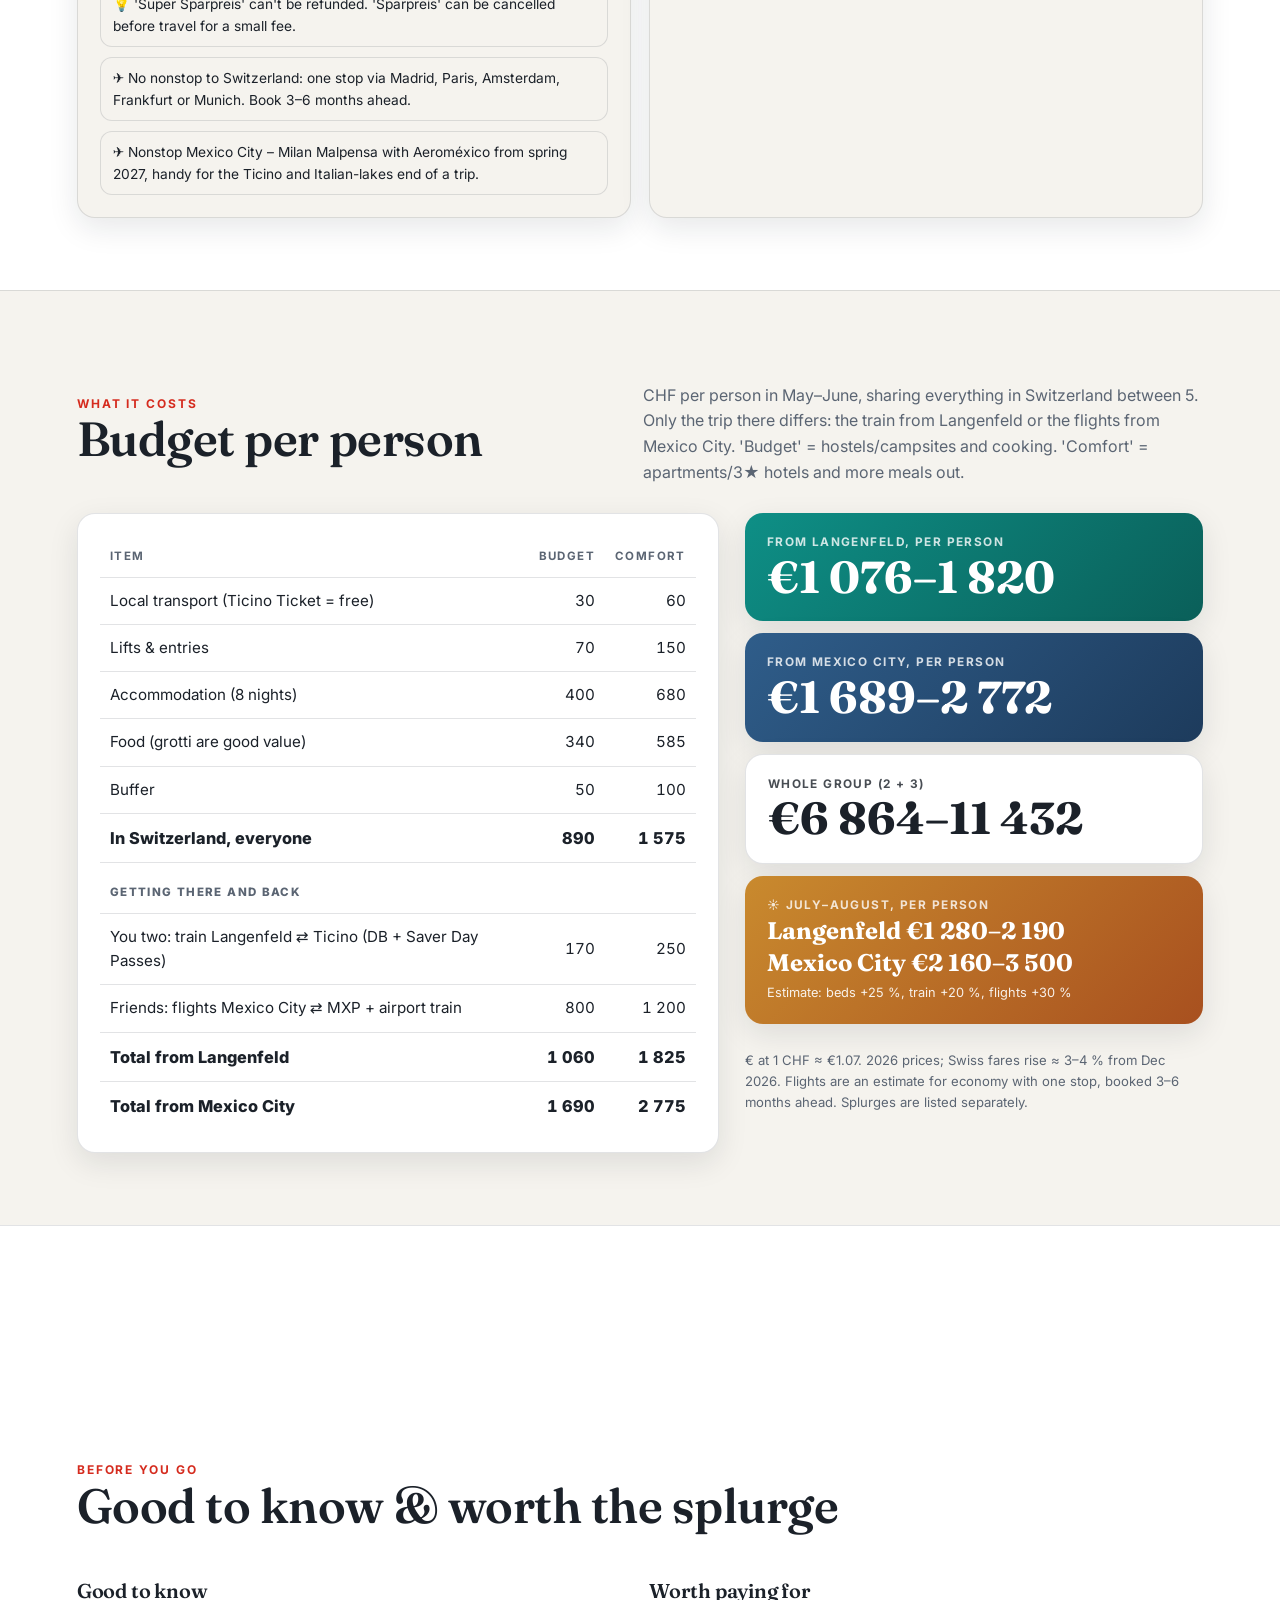
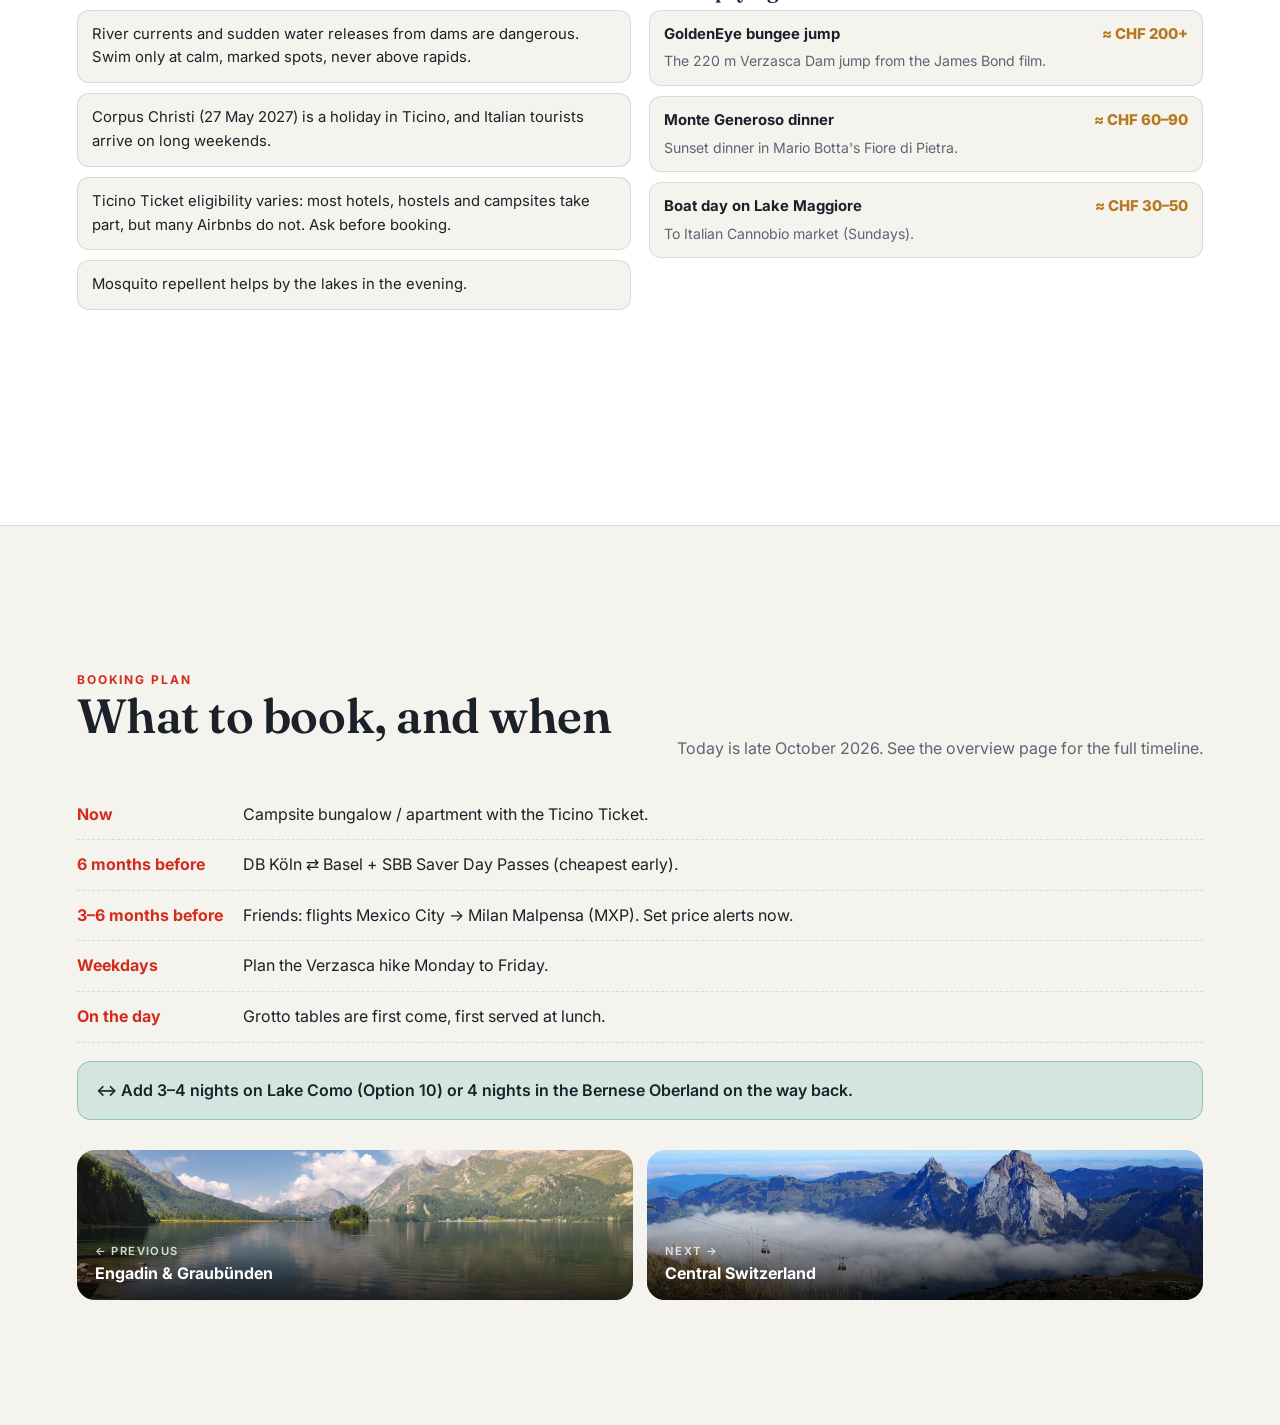
<file: options/05-ticino.html>
<!doctype html>
<html lang="en" class="deck">
<head>
<meta charset="utf-8">
<meta name="viewport" content="width=device-width, initial-scale=1">
<title>Ticino – Switzerland 2027</title>
<meta name="description" content="Switzerland with an Italian soul: jade-green rivers, waterfalls, stone villages and lakeside piazzas, with free public transport for hotel guests.">
<link rel="preconnect" href="https://fonts.googleapis.com"><link rel="preconnect" href="https://fonts.gstatic.com" crossorigin><link href="https://fonts.googleapis.com/css2?family=Fraunces:ital,opsz,wght@0,9..144,500..700;1,9..144,400..600&family=Inter:wght@400;600;700;800&display=swap" rel="stylesheet">
<link rel="stylesheet" href="../assets/style.css">
<script>document.documentElement.classList.add("js-anim");setTimeout(function(){if(!window.__ch27)document.documentElement.classList.remove("js-anim");},2500);</script>
</head>

<body>
<div class="progress"></div>
<header class="topbar"><a href="../index.html">← All options</a><span class="title">Option 05 · Ticino</span><span class="count">1 / 10</span><button class="icon-btn" data-theme-toggle aria-label="Toggle dark mode">◐</button></header>
<nav class="dots" aria-label="Slides"></nav>
<div class="keys"><button data-go="-1" aria-label="Previous slide">↑</button><button data-go="1" aria-label="Next slide">↓</button></div>
<section class="slide cover" id="cover" data-title="Cover">
  <div class="photo"><img src="../assets/img/ti-verzasca.jpg" alt="Ticino" class="kb" decoding="async"></div>
  <div class="big-num">05</div>
  <div class="inner on-photo">
    <div class="eyebrow reveal" style="--i:0">Option 05 of 10 · Switzerland May – August 2027</div>
    <h1 class="reveal" style="--i:1">Ticino</h1>
    <div class="sub reveal" style="--i:2">Emerald rivers, palm trees &amp; stone villages</div>
    <p class="tagline reveal" style="--i:3">Switzerland with an Italian soul: jade-green rivers, waterfalls, stone villages and lakeside piazzas, with free public transport for hotel guests.</p>
    <div class="chips reveal" style="--i:4"><span class="chip">🗓 9 days · 8 nights</span><span class="chip">☀️ Best 15 May – 15 June</span><span class="chip">💶 ≈ €950–1 690 pp in Switzerland</span><span class="chip">🚆 ≈ 7.5–8 h by train · ✈️ friends via MXP</span></div>
  </div>
  <a class="scroll-hint" href="#glance">Scroll ↓</a>
</section>
<section class="slide alt" id="glance" data-title="At a glance">
  <div class="inner">
    <div class="slide-head"><div><div class="eyebrow">At a glance</div><h2>Why this trip</h2></div><p class="muted">The best region for May: 20–25 °C, rivers full, before the summer heat. River water is still cold (≈ 12–16 °C).</p></div>
    <div class="glance">
      <ul class="why"><li class="reveal" style="--i:0"><span class="n">1</span><span>Ticino Ticket: stay at any of 500+ hotels, hostels or campsites and all trains and buses in the canton are free, with 20–30 % off cable cars.</span></li><li class="reveal" style="--i:1"><span class="n">2</span><span>Warm and green in May, when the high Alps are still snowy.</span></li><li class="reveal" style="--i:2"><span class="n">3</span><span>Valle Verzasca and Valle Maggia: the &#x27;Swiss Maldives&#x27; rivers and 110 m waterfalls.</span></li><li class="reveal" style="--i:3"><span class="n">4</span><span>Grotto dinners (rustic stone taverns) are cheap, delicious and very local.</span></li></ul>
      <div>
        <div class="scores reveal" style="--i:2"><div class="score"><span>Nature</span><div class="bar"><span style="--v:80%"></span></div><b>4</b></div><div class="score"><span>Views</span><div class="bar"><span style="--v:80%"></span></div><b>4</b></div><div class="score"><span>Hidden gems</span><div class="bar"><span style="--v:100%"></span></div><b>5</b></div><div class="score"><span>Budget</span><div class="bar"><span style="--v:100%"></span></div><b>5</b></div><div class="score"><span>Easy</span><div class="bar"><span style="--v:100%"></span></div><b>5</b></div></div>
        <div class="facts reveal" style="--i:3">
          <div class="fact"><b>Length</b>9 days / 8 nights</div>
          <div class="fact"><b>Best dates</b>15 May – 15 June 2027</div>
          <div class="fact"><b>Getting there</b>🚆 ≈ 7.5–8 h by train from Langenfeld<br>✈️ friends: MXP</div>
          <div class="fact"><b>Main ticket</b>Ticino Ticket (free with your stay)</div>
        </div>
      </div>
    </div>
    <div class="route" aria-label="Route"><div class="stop reveal" style="--i:0"><div class="pin home">⌂</div><strong>Langenfeld + Mexico City</strong><small>you two by train · friends fly into MXP</small></div><div class="stop reveal" style="--i:1"><div class="pin">5</div><strong>Tenero / Locarno</strong><small>5 nights · Verzasca &amp; Maggia</small></div><div class="stop reveal" style="--i:2"><div class="pin">3</div><strong>Lugano</strong><small>3 nights · lake &amp; mountains</small></div><div class="stop reveal" style="--i:3"><div class="pin home">⌂</div><strong>Home</strong><small>day 9</small></div></div>
  </div>
</section>
<section class="slide" id="months" data-title="Month by month">
  <div class="inner">
    <div class="slide-head"><div><div class="eyebrow">When to go</div><h2>May to August, month by month</h2></div><p class="muted">July–August adds ≈ €110–180 per person in Switzerland (+11 %), mostly for beds, and the flights from Mexico City cost ≈ 30 % more. Passes, food and most lift tickets cost the same all summer.</p></div>
    <div class="months"><article class="mo r3 reveal" style="--i:0"><div class="mo-top"><h3>May</h3><span class="rate">Great</span></div><p>Warm (20–25 °C), green and quiet. The best region for May.</p><div class="mo-price"><small>in Switzerland, per person</small>≈ €950–1 690</div><div class="mo-all">All-in from €1 130 (Langenfeld) · €1 810 (Mexico City)</div></article><article class="mo r3 reveal" style="--i:1"><div class="mo-top"><h3>June</h3><span class="rate">Great</span></div><p>Warm, long evenings, and the lakes become swimmable.</p><div class="mo-price"><small>in Switzerland, per person</small>≈ €950–1 690</div><div class="mo-all">All-in from €1 130 (Langenfeld) · €1 810 (Mexico City)</div></article><article class="mo r2 reveal" style="--i:2"><div class="mo-top"><h3>July</h3><span class="rate">Good</span></div><p>Swimming season, but hot (30 °C+), humid and busier.</p><div class="mo-price"><small>in Switzerland, per person</small>≈ €1 060–1 870</div><div class="mo-all">All-in from €1 280 (Langenfeld) · €2 160 (Mexico City)</div></article><article class="mo r1 reveal" style="--i:3"><div class="mo-top"><h3>August</h3><span class="rate">OK</span></div><p>The hottest month. Ferragosto (15 Aug) brings Italian crowds, and Locarno hotels spike during the film festival.</p><div class="mo-price"><small>in Switzerland, per person</small>≈ €1 060–1 870</div><div class="mo-all">All-in from €1 280 (Langenfeld) · €2 160 (Mexico City)</div></article></div>
    <div class="stretch reveal" style="--i:4">☀️ Summer tip: In summer, sleep higher up (Valle Maggia or the Monti above Locarno), hike in the morning and swim in the afternoon. The Ticino Ticket still makes transport free.</div>
  </div>
</section>
<section class="slide" id="itinerary" data-title="Day by day">
  <div class="inner">
    <div class="slide-head"><div><div class="eyebrow">The plan</div><h2>Day by day</h2></div><p class="muted">Keep 1–2 days flexible and save the big mountain days for clear weather.</p></div>
    <div class="days"><article class="day reveal" style="--i:0"><div class="d"><small>Day</small>1</div><h3>South through the Gotthard</h3><p>Langenfeld → Basel → Gotthard Base Tunnel → Bellinzona → Tenero/Locarno (≈ 8 h). Aperitivo on Lake Maggiore. Friends from Mexico City: fly into Milan Malpensa (Aeroméxico nonstop from spring 2027), then ≈ 2 h by train to Locarno with one change. Zürich works too (≈ 2 h 45 through the Gotthard).</p></article><article class="day reveal" style="--i:1"><div class="d"><small>Day</small>2</div><h3>Valle Verzasca</h3><p>Bus 321 to Sonogno, hike the riverside Sentierone down to Lavertezzo (≈ 3–4 h) and the Ponte dei Salti double-arch bridge. Stop at the stone village of Corippo.</p><div class="tip">Go on a weekday and start early. Lavertezzo is busy at weekends.</div></article><article class="day reveal" style="--i:2"><div class="d"><small>Day</small>3</div><h3>Valle Maggia &amp; Bavona</h3><p>Bus to Bignasco → Val Bavona: Foroglio&#x27;s 110 m waterfall and stone hamlets with no mains electricity. Mario Botta&#x27;s church in Mogno.</p><div class="tip">The Bavona road reopened in April 2025 after the 2024 flood.</div></article><article class="day reveal" style="--i:3"><div class="d"><small>Day</small>4</div><h3>Cardada &amp; Ascona</h3><p>Funicular + cable car + chairlift to Cimetta: from Monte Rosa down to the lake. Afternoon in Ascona.</p></article><article class="day reveal" style="--i:4"><div class="d"><small>Day</small>5</div><h3>Centovalli or islands</h3><p>The Centovalli railway to Verdasio, the little cable car up to car-free Rasa and a walk down to Intragna. Or a boat to the Brissago Islands botanical gardens.</p></article><article class="day reveal" style="--i:5"><div class="d"><small>Day</small>6</div><h3>Bellinzona → Lugano</h3><p>UNESCO castles of Bellinzona (Castelgrande), then on to Lugano.</p></article><article class="day reveal" style="--i:0"><div class="d"><small>Day</small>7</div><h3>Lake Lugano</h3><p>Monte Brè funicular → olive trail to Gandria → boat back. Sunset on Monte San Salvatore.</p></article><article class="day reveal" style="--i:1"><div class="d"><small>Day</small>8</div><h3>Monte Generoso or Como</h3><p>Cog railway to Monte Generoso (Mario Botta&#x27;s &#x27;stone flower&#x27; summit building) or a day trip to Como / Bellagio in Italy (30 min).</p><div class="tip">Morcote by boat is a lovely calmer option.</div></article><article class="day reveal" style="--i:2"><div class="d"><small>Day</small>9</div><h3>Home</h3><p>Lugano → Zürich → Köln (≈ 7.5 h). Friends: from Lugano it is ≈ 1 h 30 by direct train to Malpensa.</p></article></div>
  </div>
</section>
<section class="slide alt" id="highlights" data-title="Highlights & hidden gems">
  <div class="inner">
    <div class="slide-head"><div><div class="eyebrow">Highlights</div><h2>Views & hidden gems</h2></div></div>
    <div class="gallery"><figure class="reveal" style="--i:0"><img src="../assets/img/ti-foroglio.jpg" alt="Foroglio waterfall, Val Bavona" loading="lazy" decoding="async"><figcaption>Foroglio waterfall, Val Bavona</figcaption></figure><figure class="reveal" style="--i:1"><img src="../assets/img/ti-corippo.jpg" alt="Corippo, Valle Verzasca" loading="lazy" decoding="async"><figcaption>Corippo, Valle Verzasca</figcaption></figure><figure class="reveal" style="--i:2"><img src="../assets/img/ti-locarno.jpg" alt="Lake Maggiore from above Locarno" loading="lazy" decoding="async"><figcaption>Lake Maggiore from above Locarno</figcaption></figure><figure class="reveal" style="--i:3"><img src="../assets/img/ti-gandria.jpg" alt="Gandria on Lake Lugano" loading="lazy" decoding="async"><figcaption>Gandria on Lake Lugano</figcaption></figure><figure class="reveal" style="--i:4"><img src="../assets/img/ti-bellinzona.jpg" alt="Bellinzona&#x27;s castles" loading="lazy" decoding="async"><figcaption>Bellinzona&#x27;s castles</figcaption></figure></div>
    <div class="gems"><div class="gem reveal" style="--i:0"><b>Corippo</b><span>The smallest municipality in Switzerland until 2020, a cascade of stone houses.</span></div><div class="gem reveal" style="--i:1"><b>Val Bavona</b><span>Twelve stone hamlets, waterfalls and no electricity grid.</span></div><div class="gem reveal" style="--i:2"><b>Rasa</b><span>A car-free hamlet reached only by a tiny cable car from Verdasio.</span></div><div class="gem reveal" style="--i:3"><b>Gandria</b><span>A fishing village on stilts, reached by an olive-grove trail.</span></div><div class="gem reveal" style="--i:4"><b>Grotti</b><span>Rustic stone taverns: polenta, brasato and Merlot for ≈ CHF 30–45.</span></div></div>
  </div>
</section>
<section class="slide" id="stay" data-title="Where to stay">
  <div class="inner">
    <div class="slide-head"><div><div class="eyebrow">Where to stay</div><h2>Beds for five</h2></div><p class="muted">With 5 people, a holiday apartment with a kitchen is almost always cheapest. Book with free cancellation now and re-check prices later.</p></div>
    <div class="tiers"><div class="tier reveal" style="--i:0"><span class="label">Budget</span><h3>Youth Hostel Locarno + Lugano-Savosa, or campsite bungalows in Tenero</h3><p>Tenero has big lakeside campsites with mobile homes for 5–6 people (and they give the Ticino Ticket).</p><span class="price">≈ CHF 40–60 pp/night</span></div><div class="tier reveal" style="--i:1"><span class="label">Comfort</span><h3>Apartment or rustico (stone cottage)</h3><p>Minusio, Gordola or Tenero for Locarno. Paradiso or Castagnola for Lugano. Confirm the Ticino Ticket with your host.</p><span class="price">≈ CHF 70–100 pp/night</span></div><div class="tier reveal" style="--i:2"><span class="label">Splurge night</span><h3>Corippo&#x27;s &#x27;albergo diffuso&#x27;</h3><p>A hotel spread across the houses of a tiny 1,000-year-old stone village.</p><span class="price">≈ CHF 150+ pp</span></div></div>
  </div>
</section>
<section class="slide alt" id="transport" data-title="Getting there & around">
  <div class="inner">
    <div class="slide-head"><div><div class="eyebrow">Getting there & around</div><h2>Two routes, one meeting point</h2></div></div>
    <div class="trip-line reveal"><span class="who">You two</span><span class="node home">Langenfeld</span><span class="arrow">→</span><span class="node">Köln / Düsseldorf</span><span class="arrow">→</span><span class="node">Basel</span><span class="arrow">→</span><span class="node">Tenero / Locarno</span></div>
    <div class="trip-line reveal" style="--i:1"><span class="who">Friends</span><span class="node home">Mexico City</span><span class="arrow">→</span><span class="node">✈️ Milan Malpensa (MXP)</span><span class="arrow">→</span><span class="node">Tenero / Locarno</span></div>
    <div class="two">
      <div class="panel reveal" style="--i:1"><h3>You two, from Langenfeld</h3><p>Langenfeld → Köln → Basel → Lucerne/Arth-Goldau → Gotthard Base Tunnel → Bellinzona → Locarno (≈ 8 h). Cheapest: DB Sparpreis to Basel + an SBB Saver Day Pass (from CHF 52, or CHF 29 with Half Fare) for the Swiss part each way.</p>
        <h3>Friends, from Mexico City</h3><p>Fly into Milan Malpensa (Aeroméxico nonstop from spring 2027), then ≈ 2 h by train to Locarno with one change. Zürich works too (≈ 2 h 45 through the Gotthard). From Lugano it is ≈ 1 h 30 by direct train to Malpensa.</p>
        <ul class="list"><li>💡 International DB tickets open 6 months ahead. Buy both seats in one booking on day one.</li><li>💡 &#x27;Super Sparpreis&#x27; can&#x27;t be refunded. &#x27;Sparpreis&#x27; can be cancelled before travel for a small fee.</li><li>✈️ No nonstop to Switzerland: one stop via Madrid, Paris, Amsterdam, Frankfurt or Munich. Book 3–6 months ahead.</li><li>✈️ Nonstop Mexico City – Milan Malpensa with Aeroméxico from spring 2027, handy for the Ticino and Italian-lakes end of a trip.</li></ul></div>
      <div class="panel reveal" style="--i:2"><h3>Getting around</h3><p>Free with the Ticino Ticket (from your accommodation). It covers regional trains and buses for your whole stay, with 20–30 % off cable cars and some boats. No Swiss pass needed.</p>
        <div class="pass-box"><small>Recommended ticket</small><b>Ticino Ticket (free with your stay)</b>CHF 0 + Saver Day Pass to get there</div></div>
    </div>
  </div>
</section>
<section class="slide" id="costs" data-title="Costs">
  <div class="inner">
    <div class="slide-head"><div><div class="eyebrow">What it costs</div><h2>Budget per person</h2></div><p class="muted">CHF per person in May–June, sharing everything in Switzerland between 5. Only the trip there differs: the train from Langenfeld or the flights from Mexico City. 'Budget' = hostels/campsites and cooking. 'Comfort' = apartments/3★ hotels and more meals out.</p></div>
    <div class="cost-grid">
      <div class="panel reveal"><table class="costs">
        <thead><tr><th>Item</th><th class="num">Budget</th><th class="num">Comfort</th></tr></thead>
        <tbody><tr><td>Local transport (Ticino Ticket = free)</td><td class="num">30</td><td class="num">60</td></tr><tr><td>Lifts &amp; entries</td><td class="num">70</td><td class="num">150</td></tr><tr><td>Accommodation (8 nights)</td><td class="num">400</td><td class="num">680</td></tr><tr><td>Food (grotti are good value)</td><td class="num">340</td><td class="num">585</td></tr><tr><td>Buffer</td><td class="num">50</td><td class="num">100</td></tr><tr class="total"><td>In Switzerland, everyone</td><td class="num">890</td><td class="num">1 575</td></tr><tr class="group"><td colspan="3">Getting there and back</td></tr><tr><td>You two: train Langenfeld ⇄ Ticino (DB + Saver Day Passes)</td><td class="num">170</td><td class="num">250</td></tr><tr><td>Friends: flights Mexico City ⇄ MXP + airport train</td><td class="num">800</td><td class="num">1 200</td></tr><tr class="total"><td>Total from Langenfeld</td><td class="num">1 060</td><td class="num">1 825</td></tr><tr class="total"><td>Total from Mexico City</td><td class="num">1 690</td><td class="num">2 775</td></tr></tbody>
      </table></div>
      <div class="totals">
        <div class="total-card hl reveal" style="--i:1"><small>From Langenfeld, per person</small><div class="amount">€<span data-count="1130">1 130</span>–<span data-count="1950">1 950</span></div></div>
        <div class="total-card mex reveal" style="--i:2"><small>From Mexico City, per person</small><div class="amount">€<span data-count="1810">1 810</span>–<span data-count="2970">2 970</span></div></div>
        <div class="total-card reveal" style="--i:3"><small>Whole group (2 + 3)</small><div class="amount">€<span data-count="7690">7 690</span>–<span data-count="12810">12 810</span></div></div>
        <div class="total-card summer reveal" style="--i:4"><small>☀️ July–August, per person</small><div class="amount sm">Langenfeld €1 280–2 190<br>Mexico City €2 160–3 500</div><span class="d">Estimate: beds +25 %, train +20 %, flights +30 %</span></div>
        <p class="note">€ at 1 CHF ≈ €1.07. 2026 prices; Swiss fares rise ≈ 3–4 % from Dec 2026. Flights are an estimate for economy with one stop, booked 3–6 months ahead. Splurges are listed separately.</p>
      </div>
    </div>
  </div>
</section>
<section class="slide alt" id="tips" data-title="Good to know">
  <div class="inner">
    <div class="slide-head"><div><div class="eyebrow">Before you go</div><h2>Good to know & worth the splurge</h2></div></div>
    <div class="split3">
      <div><h3>Good to know</h3><ul class="list"><li class="reveal" style="--i:0">River currents and sudden water releases from dams are dangerous. Swim only at calm, marked spots, never above rapids.</li><li class="reveal" style="--i:1">Corpus Christi (27 May 2027) is a holiday in Ticino, and Italian tourists arrive on long weekends.</li><li class="reveal" style="--i:2">Ticino Ticket eligibility varies: most hotels, hostels and campsites take part, but many Airbnbs do not. Ask before booking.</li><li class="reveal" style="--i:3">Mosquito repellent helps by the lakes in the evening.</li></ul></div>
      <div><h3>Worth paying for</h3><ul class="list"><li class="splurge reveal" style="--i:0"><b>GoldenEye bungee jump</b><span class="p">≈ CHF 200+</span><span>The 220 m Verzasca Dam jump from the James Bond film.</span></li><li class="splurge reveal" style="--i:1"><b>Monte Generoso dinner</b><span class="p">≈ CHF 60–90</span><span>Sunset dinner in Mario Botta&#x27;s Fiore di Pietra.</span></li><li class="splurge reveal" style="--i:2"><b>Boat day on Lake Maggiore</b><span class="p">≈ CHF 30–50</span><span>To Italian Cannobio market (Sundays).</span></li></ul></div>
    </div>
  </div>
</section>
<section class="slide" id="booking" data-title="Booking plan">
  <div class="inner">
    <div class="slide-head"><div><div class="eyebrow">Booking plan</div><h2>What to book, and when</h2></div><p class="muted">Today is late October 2026. See the overview page for the full timeline.</p></div>
    <div class="steps"><div class="step reveal" style="--i:0"><b>Now</b><span>Campsite bungalow / apartment with the Ticino Ticket.</span></div><div class="step reveal" style="--i:1"><b>6 months before</b><span>DB Köln ⇄ Basel + SBB Saver Day Passes (cheapest early).</span></div><div class="step reveal" style="--i:2"><b>3–6 months before</b><span>Friends: flights Mexico City → Milan Malpensa (MXP). Set price alerts now.</span></div><div class="step reveal" style="--i:3"><b>Weekdays</b><span>Plan the Verzasca hike Monday to Friday.</span></div><div class="step reveal" style="--i:4"><b>On the day</b><span>Grotto tables are first come, first served at lunch.</span></div></div>
    <div class="stretch reveal" style="--i:5">↔ Add 3–4 nights on Lake Como (Option 10) or 4 nights in the Bernese Oberland on the way back.</div>
    <div class="endnav">
      <a href="04-engadin-graubuenden.html"><img src="../assets/img/en-sils.jpg" alt="Engadin &amp; Graubünden" loading="lazy" decoding="async"><span><small>← Previous</small>Engadin &amp; Graubünden</span></a>
      <a href="06-lucerne-lakes.html"><img src="../assets/img/lu-stoos.jpg" alt="Central Switzerland" loading="lazy" decoding="async"><span><small>Next →</small>Central Switzerland</span></a>
    </div>
  </div>
</section>
<script src="../assets/app.js"></script>
</body>
</html>
</file>
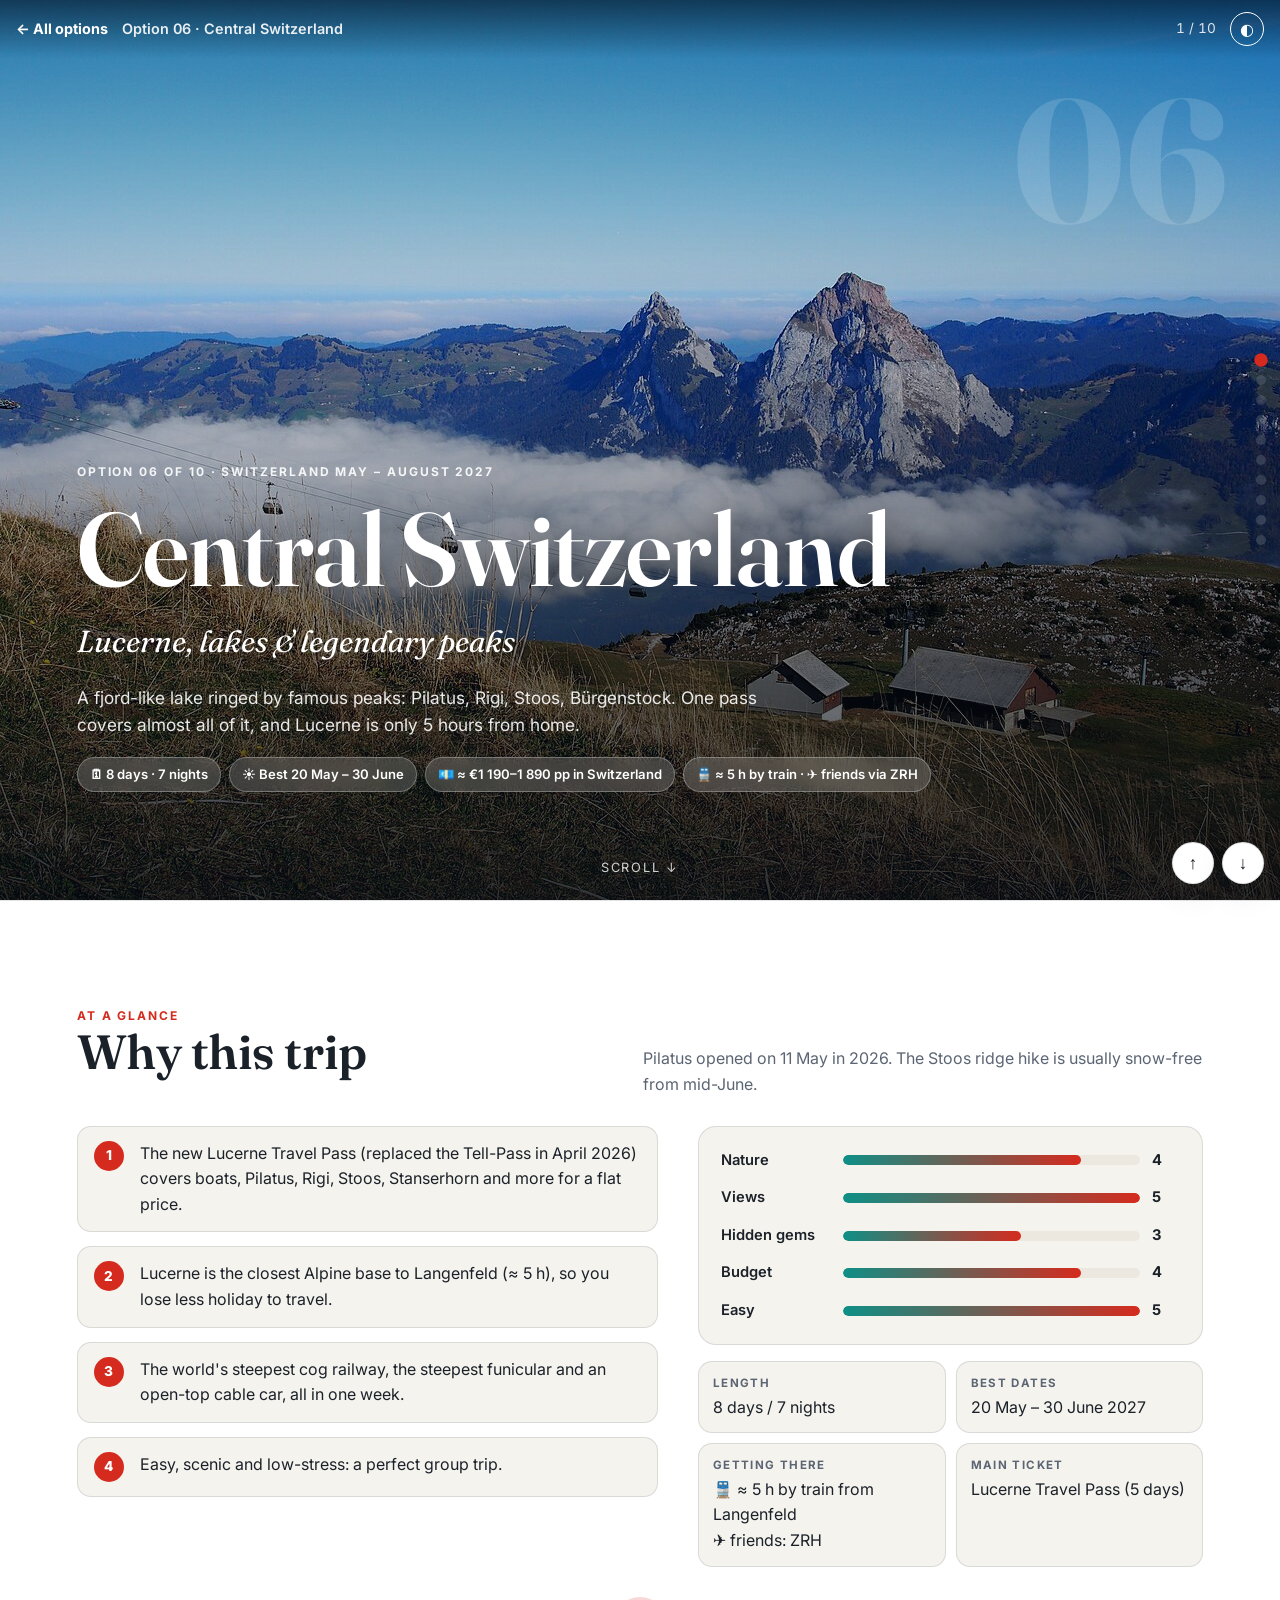
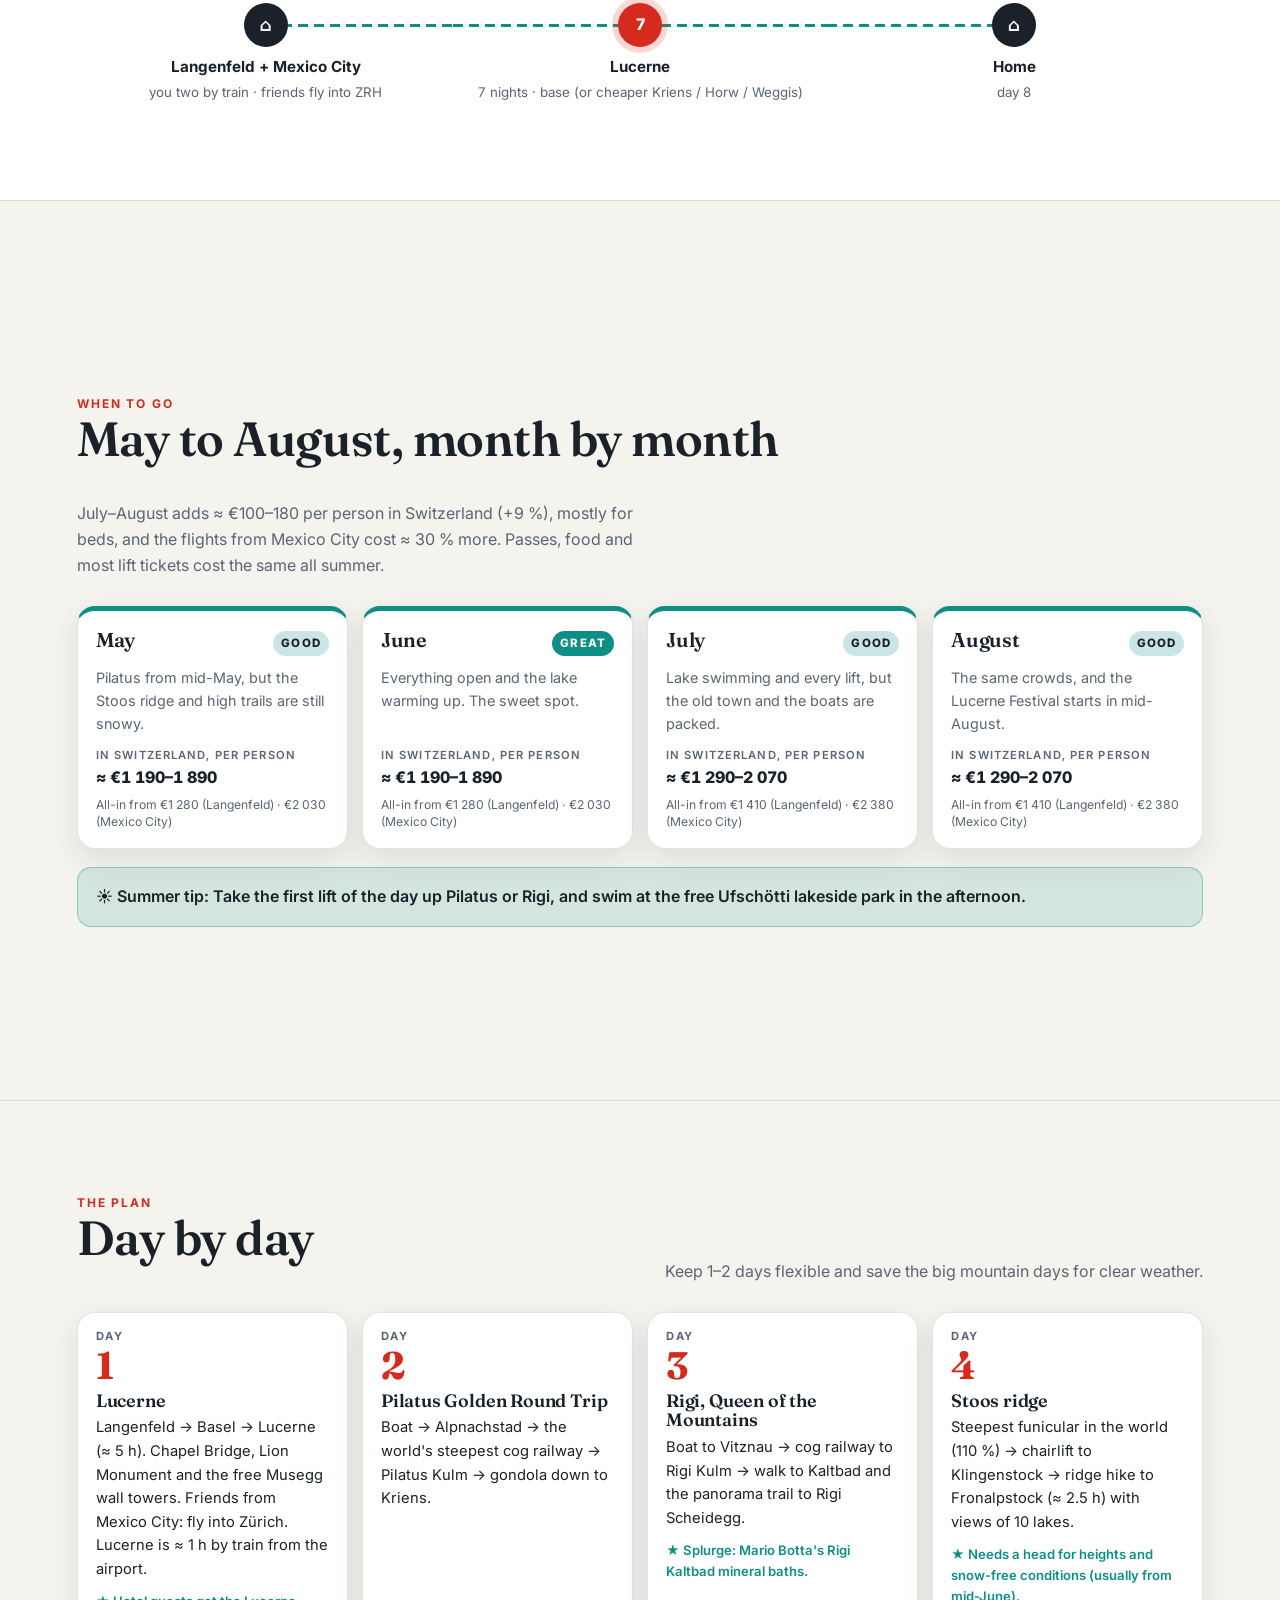
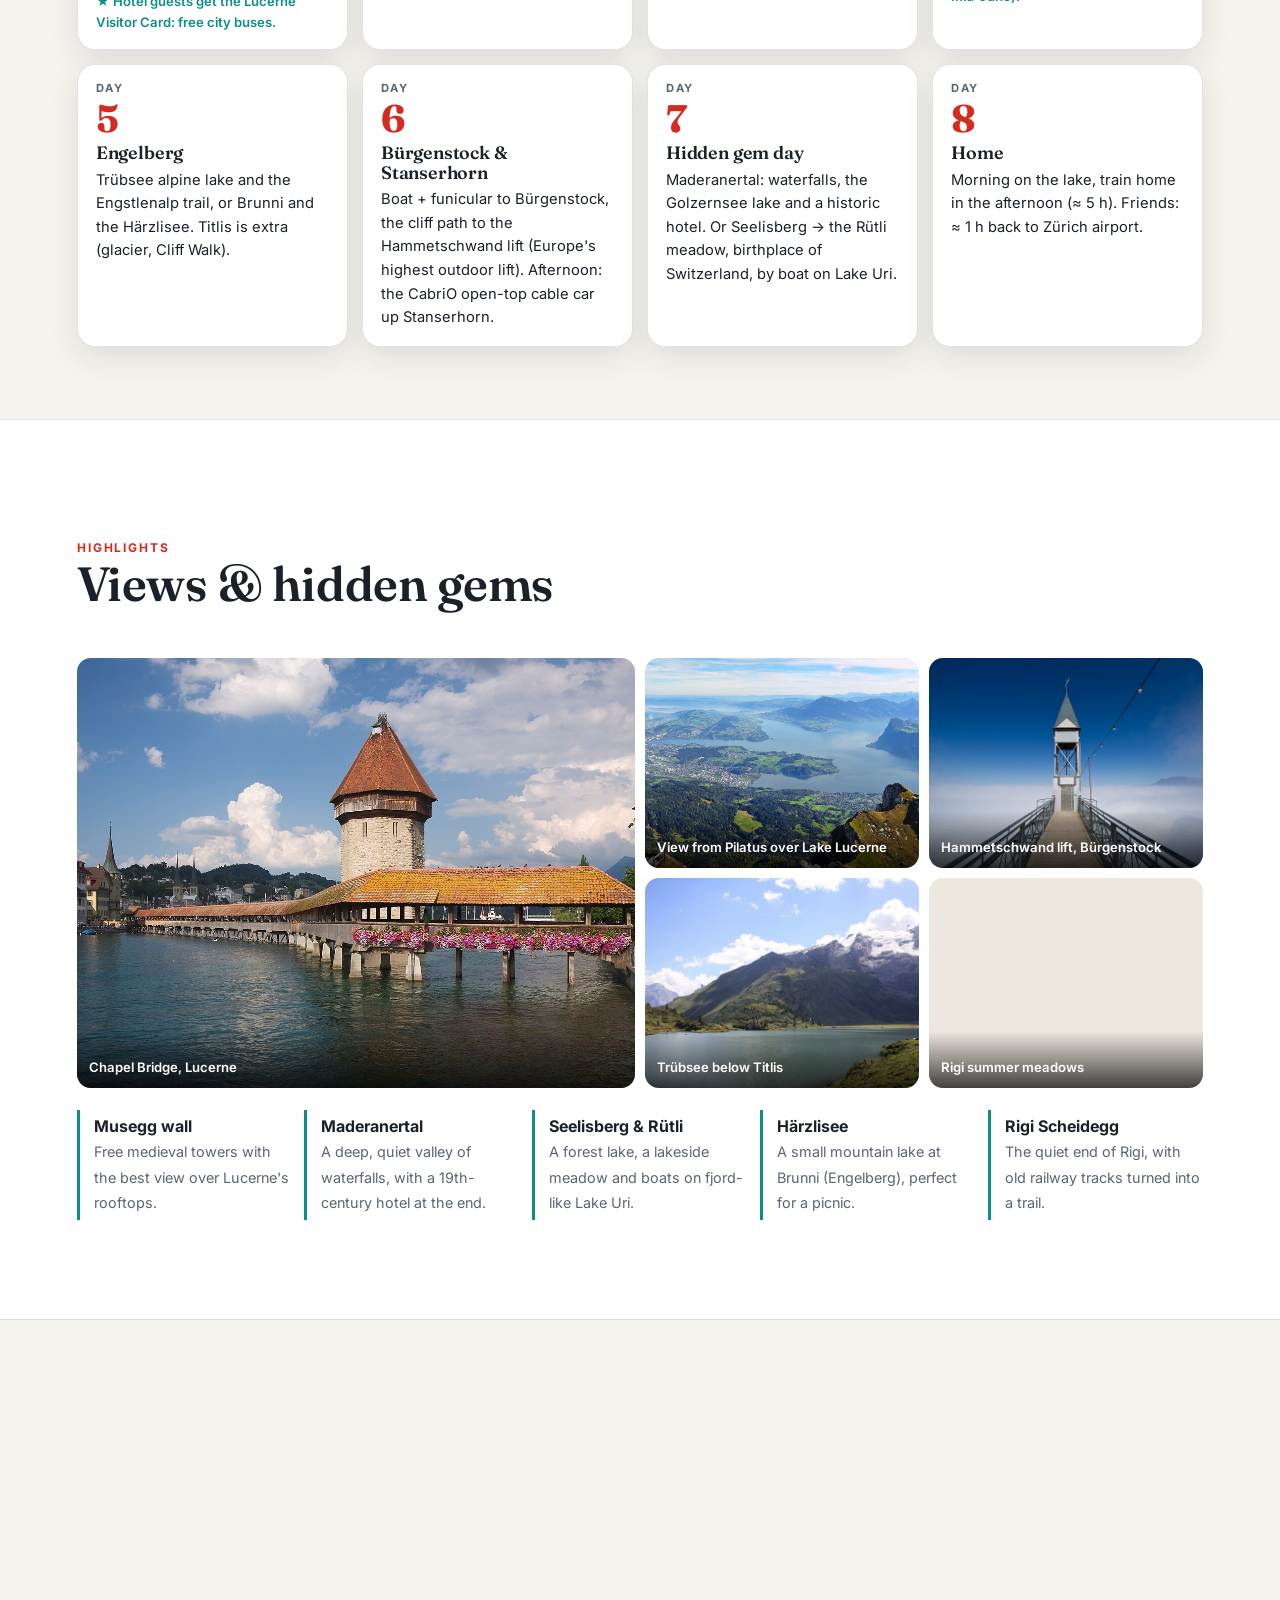
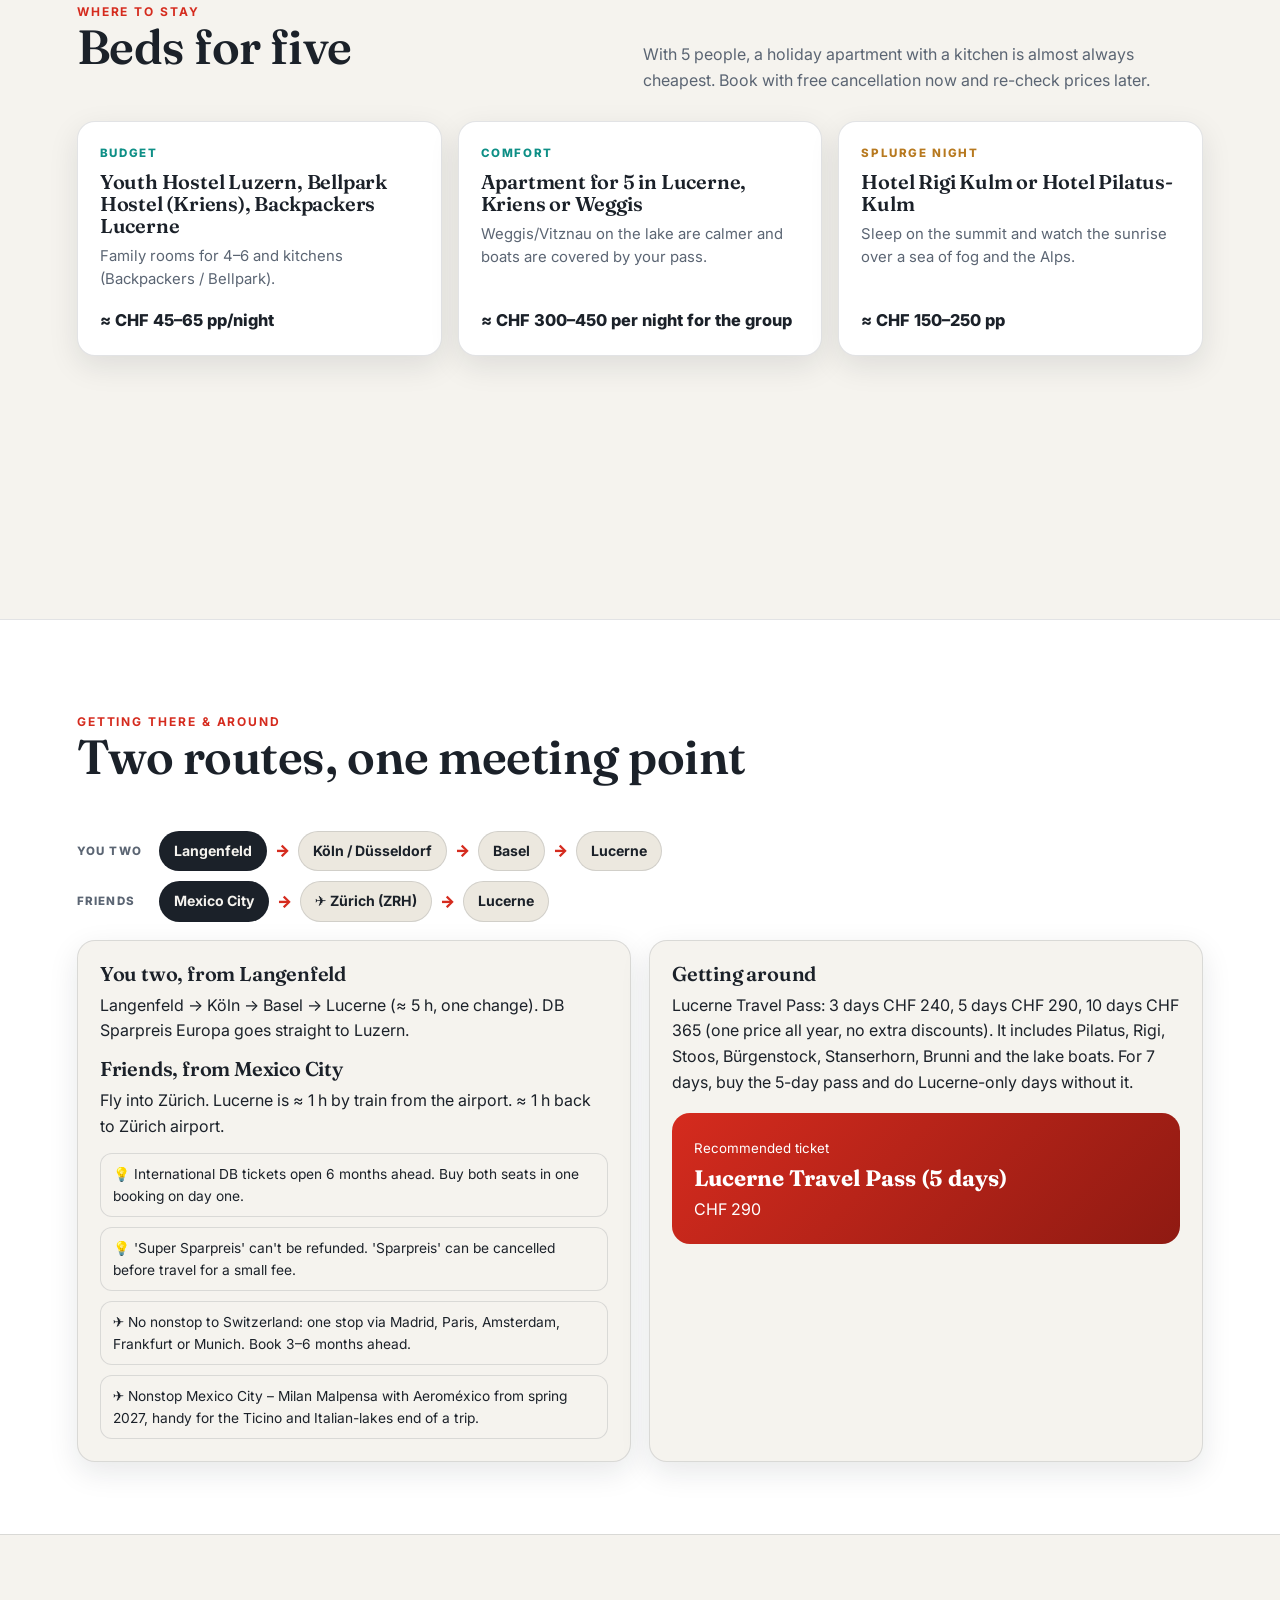
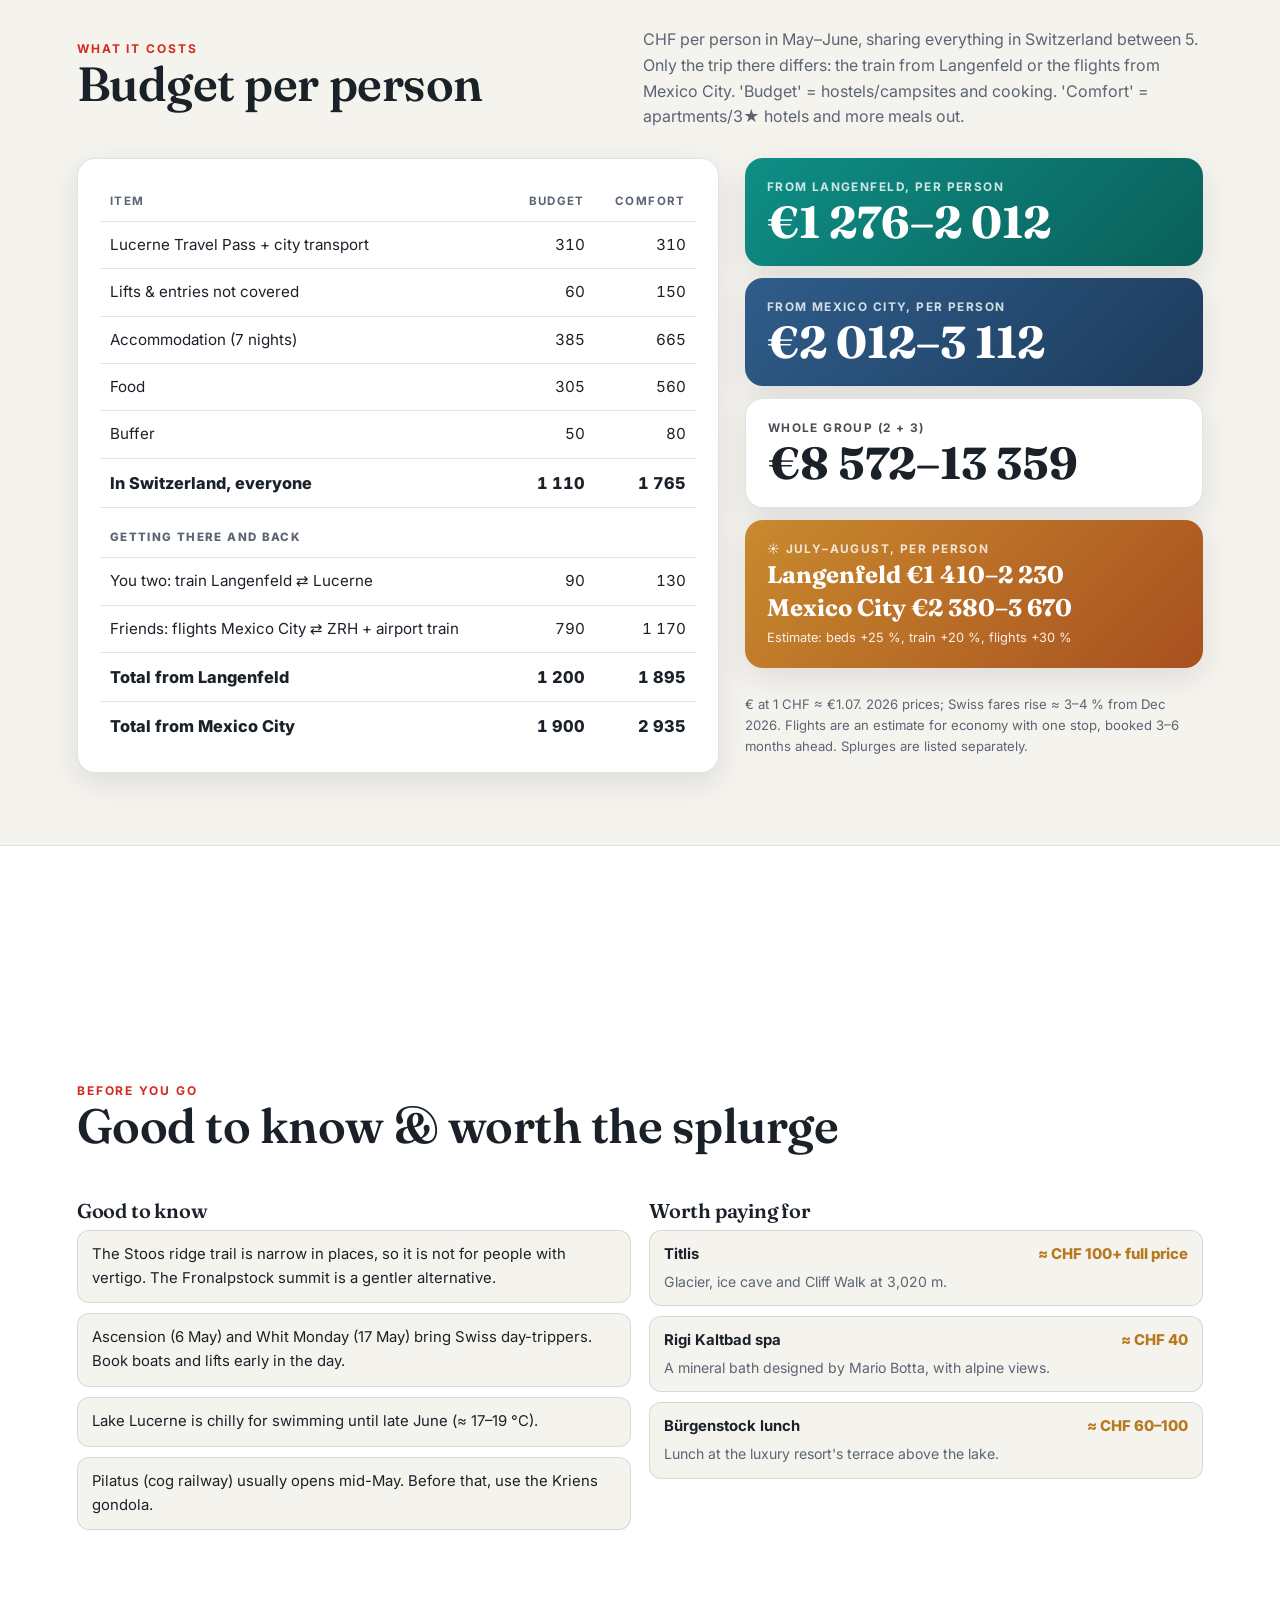
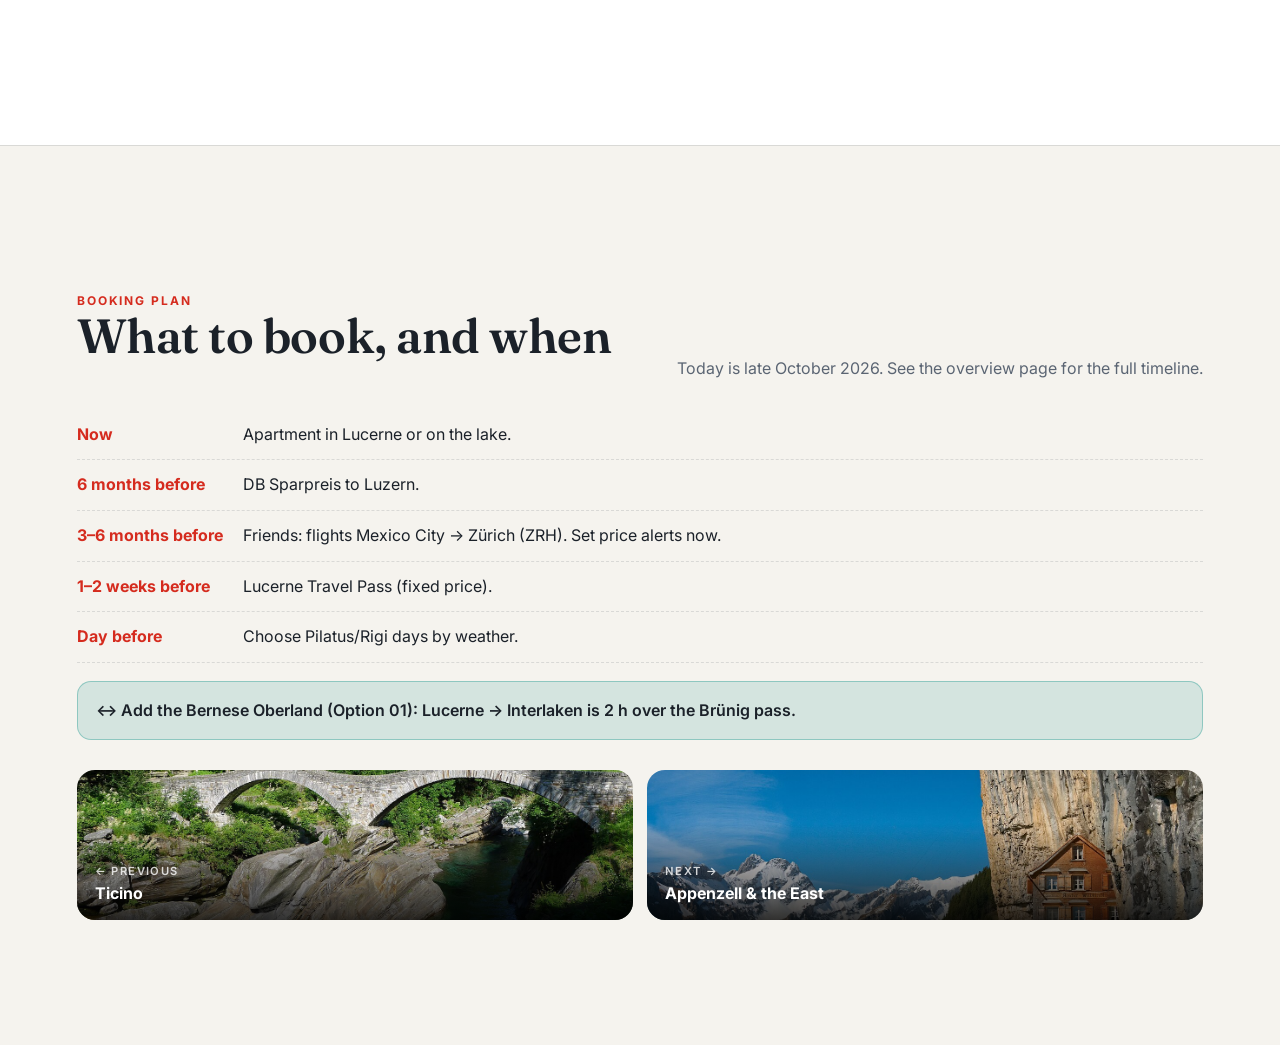
<file: options/06-lucerne-lakes.html>
<!doctype html>
<html lang="en" class="deck">
<head>
<meta charset="utf-8">
<meta name="viewport" content="width=device-width, initial-scale=1">
<title>Central Switzerland – Switzerland 2027</title>
<meta name="description" content="A fjord-like lake ringed by famous peaks: Pilatus, Rigi, Stoos, Bürgenstock. One pass covers almost all of it, and Lucerne is only 5 hours from home.">
<link rel="preconnect" href="https://fonts.googleapis.com"><link rel="preconnect" href="https://fonts.gstatic.com" crossorigin><link href="https://fonts.googleapis.com/css2?family=Fraunces:ital,opsz,wght@0,9..144,500..700;1,9..144,400..600&family=Inter:wght@400;600;700;800&display=swap" rel="stylesheet">
<link rel="stylesheet" href="../assets/style.css">
<script>document.documentElement.classList.add("js-anim");setTimeout(function(){if(!window.__ch27)document.documentElement.classList.remove("js-anim");},2500);</script>
</head>

<body>
<div class="progress"></div>
<header class="topbar"><a href="../index.html">← All options</a><span class="title">Option 06 · Central Switzerland</span><span class="count">1 / 10</span><button class="icon-btn" data-theme-toggle aria-label="Toggle dark mode">◐</button></header>
<nav class="dots" aria-label="Slides"></nav>
<div class="keys"><button data-go="-1" aria-label="Previous slide">↑</button><button data-go="1" aria-label="Next slide">↓</button></div>
<section class="slide cover" id="cover" data-title="Cover">
  <div class="photo"><img src="../assets/img/lu-stoos.jpg" alt="Central Switzerland" class="kb" decoding="async"></div>
  <div class="big-num">06</div>
  <div class="inner on-photo">
    <div class="eyebrow reveal" style="--i:0">Option 06 of 10 · Switzerland May – August 2027</div>
    <h1 class="reveal" style="--i:1">Central Switzerland</h1>
    <div class="sub reveal" style="--i:2">Lucerne, lakes &amp; legendary peaks</div>
    <p class="tagline reveal" style="--i:3">A fjord-like lake ringed by famous peaks: Pilatus, Rigi, Stoos, Bürgenstock. One pass covers almost all of it, and Lucerne is only 5 hours from home.</p>
    <div class="chips reveal" style="--i:4"><span class="chip">🗓 8 days · 7 nights</span><span class="chip">☀️ Best 20 May – 30 June</span><span class="chip">💶 ≈ €1 190–1 890 pp in Switzerland</span><span class="chip">🚆 ≈ 5 h by train · ✈️ friends via ZRH</span></div>
  </div>
  <a class="scroll-hint" href="#glance">Scroll ↓</a>
</section>
<section class="slide alt" id="glance" data-title="At a glance">
  <div class="inner">
    <div class="slide-head"><div><div class="eyebrow">At a glance</div><h2>Why this trip</h2></div><p class="muted">Pilatus opened on 11 May in 2026. The Stoos ridge hike is usually snow-free from mid-June.</p></div>
    <div class="glance">
      <ul class="why"><li class="reveal" style="--i:0"><span class="n">1</span><span>The new Lucerne Travel Pass (replaced the Tell-Pass in April 2026) covers boats, Pilatus, Rigi, Stoos, Stanserhorn and more for a flat price.</span></li><li class="reveal" style="--i:1"><span class="n">2</span><span>Lucerne is the closest Alpine base to Langenfeld (≈ 5 h), so you lose less holiday to travel.</span></li><li class="reveal" style="--i:2"><span class="n">3</span><span>The world&#x27;s steepest cog railway, the steepest funicular and an open-top cable car, all in one week.</span></li><li class="reveal" style="--i:3"><span class="n">4</span><span>Easy, scenic and low-stress: a perfect group trip.</span></li></ul>
      <div>
        <div class="scores reveal" style="--i:2"><div class="score"><span>Nature</span><div class="bar"><span style="--v:80%"></span></div><b>4</b></div><div class="score"><span>Views</span><div class="bar"><span style="--v:100%"></span></div><b>5</b></div><div class="score"><span>Hidden gems</span><div class="bar"><span style="--v:60%"></span></div><b>3</b></div><div class="score"><span>Budget</span><div class="bar"><span style="--v:80%"></span></div><b>4</b></div><div class="score"><span>Easy</span><div class="bar"><span style="--v:100%"></span></div><b>5</b></div></div>
        <div class="facts reveal" style="--i:3">
          <div class="fact"><b>Length</b>8 days / 7 nights</div>
          <div class="fact"><b>Best dates</b>20 May – 30 June 2027</div>
          <div class="fact"><b>Getting there</b>🚆 ≈ 5 h by train from Langenfeld<br>✈️ friends: ZRH</div>
          <div class="fact"><b>Main ticket</b>Lucerne Travel Pass (5 days)</div>
        </div>
      </div>
    </div>
    <div class="route" aria-label="Route"><div class="stop reveal" style="--i:0"><div class="pin home">⌂</div><strong>Langenfeld + Mexico City</strong><small>you two by train · friends fly into ZRH</small></div><div class="stop reveal" style="--i:1"><div class="pin">7</div><strong>Lucerne</strong><small>7 nights · base (or cheaper Kriens / Horw / Weggis)</small></div><div class="stop reveal" style="--i:2"><div class="pin home">⌂</div><strong>Home</strong><small>day 8</small></div></div>
  </div>
</section>
<section class="slide" id="months" data-title="Month by month">
  <div class="inner">
    <div class="slide-head"><div><div class="eyebrow">When to go</div><h2>May to August, month by month</h2></div><p class="muted">July–August adds ≈ €100–180 per person in Switzerland (+9 %), mostly for beds, and the flights from Mexico City cost ≈ 30 % more. Passes, food and most lift tickets cost the same all summer.</p></div>
    <div class="months"><article class="mo r2 reveal" style="--i:0"><div class="mo-top"><h3>May</h3><span class="rate">Good</span></div><p>Pilatus from mid-May, but the Stoos ridge and high trails are still snowy.</p><div class="mo-price"><small>in Switzerland, per person</small>≈ €1 190–1 890</div><div class="mo-all">All-in from €1 280 (Langenfeld) · €2 030 (Mexico City)</div></article><article class="mo r3 reveal" style="--i:1"><div class="mo-top"><h3>June</h3><span class="rate">Great</span></div><p>Everything open and the lake warming up. The sweet spot.</p><div class="mo-price"><small>in Switzerland, per person</small>≈ €1 190–1 890</div><div class="mo-all">All-in from €1 280 (Langenfeld) · €2 030 (Mexico City)</div></article><article class="mo r2 reveal" style="--i:2"><div class="mo-top"><h3>July</h3><span class="rate">Good</span></div><p>Lake swimming and every lift, but the old town and the boats are packed.</p><div class="mo-price"><small>in Switzerland, per person</small>≈ €1 290–2 070</div><div class="mo-all">All-in from €1 410 (Langenfeld) · €2 380 (Mexico City)</div></article><article class="mo r2 reveal" style="--i:3"><div class="mo-top"><h3>August</h3><span class="rate">Good</span></div><p>The same crowds, and the Lucerne Festival starts in mid-August.</p><div class="mo-price"><small>in Switzerland, per person</small>≈ €1 290–2 070</div><div class="mo-all">All-in from €1 410 (Langenfeld) · €2 380 (Mexico City)</div></article></div>
    <div class="stretch reveal" style="--i:4">☀️ Summer tip: Take the first lift of the day up Pilatus or Rigi, and swim at the free Ufschötti lakeside park in the afternoon.</div>
  </div>
</section>
<section class="slide" id="itinerary" data-title="Day by day">
  <div class="inner">
    <div class="slide-head"><div><div class="eyebrow">The plan</div><h2>Day by day</h2></div><p class="muted">Keep 1–2 days flexible and save the big mountain days for clear weather.</p></div>
    <div class="days"><article class="day reveal" style="--i:0"><div class="d"><small>Day</small>1</div><h3>Lucerne</h3><p>Langenfeld → Basel → Lucerne (≈ 5 h). Chapel Bridge, Lion Monument and the free Musegg wall towers. Friends from Mexico City: fly into Zürich. Lucerne is ≈ 1 h by train from the airport.</p><div class="tip">Hotel guests get the Lucerne Visitor Card: free city buses.</div></article><article class="day reveal" style="--i:1"><div class="d"><small>Day</small>2</div><h3>Pilatus Golden Round Trip</h3><p>Boat → Alpnachstad → the world&#x27;s steepest cog railway → Pilatus Kulm → gondola down to Kriens.</p></article><article class="day reveal" style="--i:2"><div class="d"><small>Day</small>3</div><h3>Rigi, Queen of the Mountains</h3><p>Boat to Vitznau → cog railway to Rigi Kulm → walk to Kaltbad and the panorama trail to Rigi Scheidegg.</p><div class="tip">Splurge: Mario Botta&#x27;s Rigi Kaltbad mineral baths.</div></article><article class="day reveal" style="--i:3"><div class="d"><small>Day</small>4</div><h3>Stoos ridge</h3><p>Steepest funicular in the world (110 %) → chairlift to Klingenstock → ridge hike to Fronalpstock (≈ 2.5 h) with views of 10 lakes.</p><div class="tip">Needs a head for heights and snow-free conditions (usually from mid-June).</div></article><article class="day reveal" style="--i:4"><div class="d"><small>Day</small>5</div><h3>Engelberg</h3><p>Trübsee alpine lake and the Engstlenalp trail, or Brunni and the Härzlisee. Titlis is extra (glacier, Cliff Walk).</p></article><article class="day reveal" style="--i:5"><div class="d"><small>Day</small>6</div><h3>Bürgenstock &amp; Stanserhorn</h3><p>Boat + funicular to Bürgenstock, the cliff path to the Hammetschwand lift (Europe&#x27;s highest outdoor lift). Afternoon: the CabriO open-top cable car up Stanserhorn.</p></article><article class="day reveal" style="--i:0"><div class="d"><small>Day</small>7</div><h3>Hidden gem day</h3><p>Maderanertal: waterfalls, the Golzernsee lake and a historic hotel. Or Seelisberg → the Rütli meadow, birthplace of Switzerland, by boat on Lake Uri.</p></article><article class="day reveal" style="--i:1"><div class="d"><small>Day</small>8</div><h3>Home</h3><p>Morning on the lake, train home in the afternoon (≈ 5 h). Friends: ≈ 1 h back to Zürich airport.</p></article></div>
  </div>
</section>
<section class="slide alt" id="highlights" data-title="Highlights & hidden gems">
  <div class="inner">
    <div class="slide-head"><div><div class="eyebrow">Highlights</div><h2>Views & hidden gems</h2></div></div>
    <div class="gallery"><figure class="reveal" style="--i:0"><img src="../assets/img/lu-chapel.jpg" alt="Chapel Bridge, Lucerne" loading="lazy" decoding="async"><figcaption>Chapel Bridge, Lucerne</figcaption></figure><figure class="reveal" style="--i:1"><img src="../assets/img/lu-pilatus.jpg" alt="View from Pilatus over Lake Lucerne" loading="lazy" decoding="async"><figcaption>View from Pilatus over Lake Lucerne</figcaption></figure><figure class="reveal" style="--i:2"><img src="../assets/img/lu-buergenstock.jpg" alt="Hammetschwand lift, Bürgenstock" loading="lazy" decoding="async"><figcaption>Hammetschwand lift, Bürgenstock</figcaption></figure><figure class="reveal" style="--i:3"><img src="../assets/img/lu-truebsee.jpg" alt="Trübsee below Titlis" loading="lazy" decoding="async"><figcaption>Trübsee below Titlis</figcaption></figure><figure class="reveal" style="--i:4"><img src="../assets/img/lu-rigi.jpg" alt="Rigi summer meadows" loading="lazy" decoding="async"><figcaption>Rigi summer meadows</figcaption></figure></div>
    <div class="gems"><div class="gem reveal" style="--i:0"><b>Musegg wall</b><span>Free medieval towers with the best view over Lucerne&#x27;s rooftops.</span></div><div class="gem reveal" style="--i:1"><b>Maderanertal</b><span>A deep, quiet valley of waterfalls, with a 19th-century hotel at the end.</span></div><div class="gem reveal" style="--i:2"><b>Seelisberg &amp; Rütli</b><span>A forest lake, a lakeside meadow and boats on fjord-like Lake Uri.</span></div><div class="gem reveal" style="--i:3"><b>Härzlisee</b><span>A small mountain lake at Brunni (Engelberg), perfect for a picnic.</span></div><div class="gem reveal" style="--i:4"><b>Rigi Scheidegg</b><span>The quiet end of Rigi, with old railway tracks turned into a trail.</span></div></div>
  </div>
</section>
<section class="slide" id="stay" data-title="Where to stay">
  <div class="inner">
    <div class="slide-head"><div><div class="eyebrow">Where to stay</div><h2>Beds for five</h2></div><p class="muted">With 5 people, a holiday apartment with a kitchen is almost always cheapest. Book with free cancellation now and re-check prices later.</p></div>
    <div class="tiers"><div class="tier reveal" style="--i:0"><span class="label">Budget</span><h3>Youth Hostel Luzern, Bellpark Hostel (Kriens), Backpackers Lucerne</h3><p>Family rooms for 4–6 and kitchens (Backpackers / Bellpark).</p><span class="price">≈ CHF 45–65 pp/night</span></div><div class="tier reveal" style="--i:1"><span class="label">Comfort</span><h3>Apartment for 5 in Lucerne, Kriens or Weggis</h3><p>Weggis/Vitznau on the lake are calmer and boats are covered by your pass.</p><span class="price">≈ CHF 300–450 per night for the group</span></div><div class="tier reveal" style="--i:2"><span class="label">Splurge night</span><h3>Hotel Rigi Kulm or Hotel Pilatus-Kulm</h3><p>Sleep on the summit and watch the sunrise over a sea of fog and the Alps.</p><span class="price">≈ CHF 150–250 pp</span></div></div>
  </div>
</section>
<section class="slide alt" id="transport" data-title="Getting there & around">
  <div class="inner">
    <div class="slide-head"><div><div class="eyebrow">Getting there & around</div><h2>Two routes, one meeting point</h2></div></div>
    <div class="trip-line reveal"><span class="who">You two</span><span class="node home">Langenfeld</span><span class="arrow">→</span><span class="node">Köln / Düsseldorf</span><span class="arrow">→</span><span class="node">Basel</span><span class="arrow">→</span><span class="node">Lucerne</span></div>
    <div class="trip-line reveal" style="--i:1"><span class="who">Friends</span><span class="node home">Mexico City</span><span class="arrow">→</span><span class="node">✈️ Zürich (ZRH)</span><span class="arrow">→</span><span class="node">Lucerne</span></div>
    <div class="two">
      <div class="panel reveal" style="--i:1"><h3>You two, from Langenfeld</h3><p>Langenfeld → Köln → Basel → Lucerne (≈ 5 h, one change). DB Sparpreis Europa goes straight to Luzern.</p>
        <h3>Friends, from Mexico City</h3><p>Fly into Zürich. Lucerne is ≈ 1 h by train from the airport. ≈ 1 h back to Zürich airport.</p>
        <ul class="list"><li>💡 International DB tickets open 6 months ahead. Buy both seats in one booking on day one.</li><li>💡 &#x27;Super Sparpreis&#x27; can&#x27;t be refunded. &#x27;Sparpreis&#x27; can be cancelled before travel for a small fee.</li><li>✈️ No nonstop to Switzerland: one stop via Madrid, Paris, Amsterdam, Frankfurt or Munich. Book 3–6 months ahead.</li><li>✈️ Nonstop Mexico City – Milan Malpensa with Aeroméxico from spring 2027, handy for the Ticino and Italian-lakes end of a trip.</li></ul></div>
      <div class="panel reveal" style="--i:2"><h3>Getting around</h3><p>Lucerne Travel Pass: 3 days CHF 240, 5 days CHF 290, 10 days CHF 365 (one price all year, no extra discounts). It includes Pilatus, Rigi, Stoos, Bürgenstock, Stanserhorn, Brunni and the lake boats. For 7 days, buy the 5-day pass and do Lucerne-only days without it.</p>
        <div class="pass-box"><small>Recommended ticket</small><b>Lucerne Travel Pass (5 days)</b>CHF 290</div></div>
    </div>
  </div>
</section>
<section class="slide" id="costs" data-title="Costs">
  <div class="inner">
    <div class="slide-head"><div><div class="eyebrow">What it costs</div><h2>Budget per person</h2></div><p class="muted">CHF per person in May–June, sharing everything in Switzerland between 5. Only the trip there differs: the train from Langenfeld or the flights from Mexico City. 'Budget' = hostels/campsites and cooking. 'Comfort' = apartments/3★ hotels and more meals out.</p></div>
    <div class="cost-grid">
      <div class="panel reveal"><table class="costs">
        <thead><tr><th>Item</th><th class="num">Budget</th><th class="num">Comfort</th></tr></thead>
        <tbody><tr><td>Lucerne Travel Pass + city transport</td><td class="num">310</td><td class="num">310</td></tr><tr><td>Lifts &amp; entries not covered</td><td class="num">60</td><td class="num">150</td></tr><tr><td>Accommodation (7 nights)</td><td class="num">385</td><td class="num">665</td></tr><tr><td>Food</td><td class="num">305</td><td class="num">560</td></tr><tr><td>Buffer</td><td class="num">50</td><td class="num">80</td></tr><tr class="total"><td>In Switzerland, everyone</td><td class="num">1 110</td><td class="num">1 765</td></tr><tr class="group"><td colspan="3">Getting there and back</td></tr><tr><td>You two: train Langenfeld ⇄ Lucerne</td><td class="num">90</td><td class="num">130</td></tr><tr><td>Friends: flights Mexico City ⇄ ZRH + airport train</td><td class="num">790</td><td class="num">1 170</td></tr><tr class="total"><td>Total from Langenfeld</td><td class="num">1 200</td><td class="num">1 895</td></tr><tr class="total"><td>Total from Mexico City</td><td class="num">1 900</td><td class="num">2 935</td></tr></tbody>
      </table></div>
      <div class="totals">
        <div class="total-card hl reveal" style="--i:1"><small>From Langenfeld, per person</small><div class="amount">€<span data-count="1280">1 280</span>–<span data-count="2030">2 030</span></div></div>
        <div class="total-card mex reveal" style="--i:2"><small>From Mexico City, per person</small><div class="amount">€<span data-count="2030">2 030</span>–<span data-count="3140">3 140</span></div></div>
        <div class="total-card reveal" style="--i:3"><small>Whole group (2 + 3)</small><div class="amount">€<span data-count="8650">8 650</span>–<span data-count="13480">13 480</span></div></div>
        <div class="total-card summer reveal" style="--i:4"><small>☀️ July–August, per person</small><div class="amount sm">Langenfeld €1 410–2 230<br>Mexico City €2 380–3 670</div><span class="d">Estimate: beds +25 %, train +20 %, flights +30 %</span></div>
        <p class="note">€ at 1 CHF ≈ €1.07. 2026 prices; Swiss fares rise ≈ 3–4 % from Dec 2026. Flights are an estimate for economy with one stop, booked 3–6 months ahead. Splurges are listed separately.</p>
      </div>
    </div>
  </div>
</section>
<section class="slide alt" id="tips" data-title="Good to know">
  <div class="inner">
    <div class="slide-head"><div><div class="eyebrow">Before you go</div><h2>Good to know & worth the splurge</h2></div></div>
    <div class="split3">
      <div><h3>Good to know</h3><ul class="list"><li class="reveal" style="--i:0">The Stoos ridge trail is narrow in places, so it is not for people with vertigo. The Fronalpstock summit is a gentler alternative.</li><li class="reveal" style="--i:1">Ascension (6 May) and Whit Monday (17 May) bring Swiss day-trippers. Book boats and lifts early in the day.</li><li class="reveal" style="--i:2">Lake Lucerne is chilly for swimming until late June (≈ 17–19 °C).</li><li class="reveal" style="--i:3">Pilatus (cog railway) usually opens mid-May. Before that, use the Kriens gondola.</li></ul></div>
      <div><h3>Worth paying for</h3><ul class="list"><li class="splurge reveal" style="--i:0"><b>Titlis</b><span class="p">≈ CHF 100+ full price</span><span>Glacier, ice cave and Cliff Walk at 3,020 m.</span></li><li class="splurge reveal" style="--i:1"><b>Rigi Kaltbad spa</b><span class="p">≈ CHF 40</span><span>A mineral bath designed by Mario Botta, with alpine views.</span></li><li class="splurge reveal" style="--i:2"><b>Bürgenstock lunch</b><span class="p">≈ CHF 60–100</span><span>Lunch at the luxury resort&#x27;s terrace above the lake.</span></li></ul></div>
    </div>
  </div>
</section>
<section class="slide" id="booking" data-title="Booking plan">
  <div class="inner">
    <div class="slide-head"><div><div class="eyebrow">Booking plan</div><h2>What to book, and when</h2></div><p class="muted">Today is late October 2026. See the overview page for the full timeline.</p></div>
    <div class="steps"><div class="step reveal" style="--i:0"><b>Now</b><span>Apartment in Lucerne or on the lake.</span></div><div class="step reveal" style="--i:1"><b>6 months before</b><span>DB Sparpreis to Luzern.</span></div><div class="step reveal" style="--i:2"><b>3–6 months before</b><span>Friends: flights Mexico City → Zürich (ZRH). Set price alerts now.</span></div><div class="step reveal" style="--i:3"><b>1–2 weeks before</b><span>Lucerne Travel Pass (fixed price).</span></div><div class="step reveal" style="--i:4"><b>Day before</b><span>Choose Pilatus/Rigi days by weather.</span></div></div>
    <div class="stretch reveal" style="--i:5">↔ Add the Bernese Oberland (Option 01): Lucerne → Interlaken is 2 h over the Brünig pass.</div>
    <div class="endnav">
      <a href="05-ticino.html"><img src="../assets/img/ti-verzasca.jpg" alt="Ticino" loading="lazy" decoding="async"><span><small>← Previous</small>Ticino</span></a>
      <a href="07-appenzell-east.html"><img src="../assets/img/ap-aescher.jpg" alt="Appenzell &amp; the East" loading="lazy" decoding="async"><span><small>Next →</small>Appenzell &amp; the East</span></a>
    </div>
  </div>
</section>
<script src="../assets/app.js"></script>
</body>
</html>
</file>
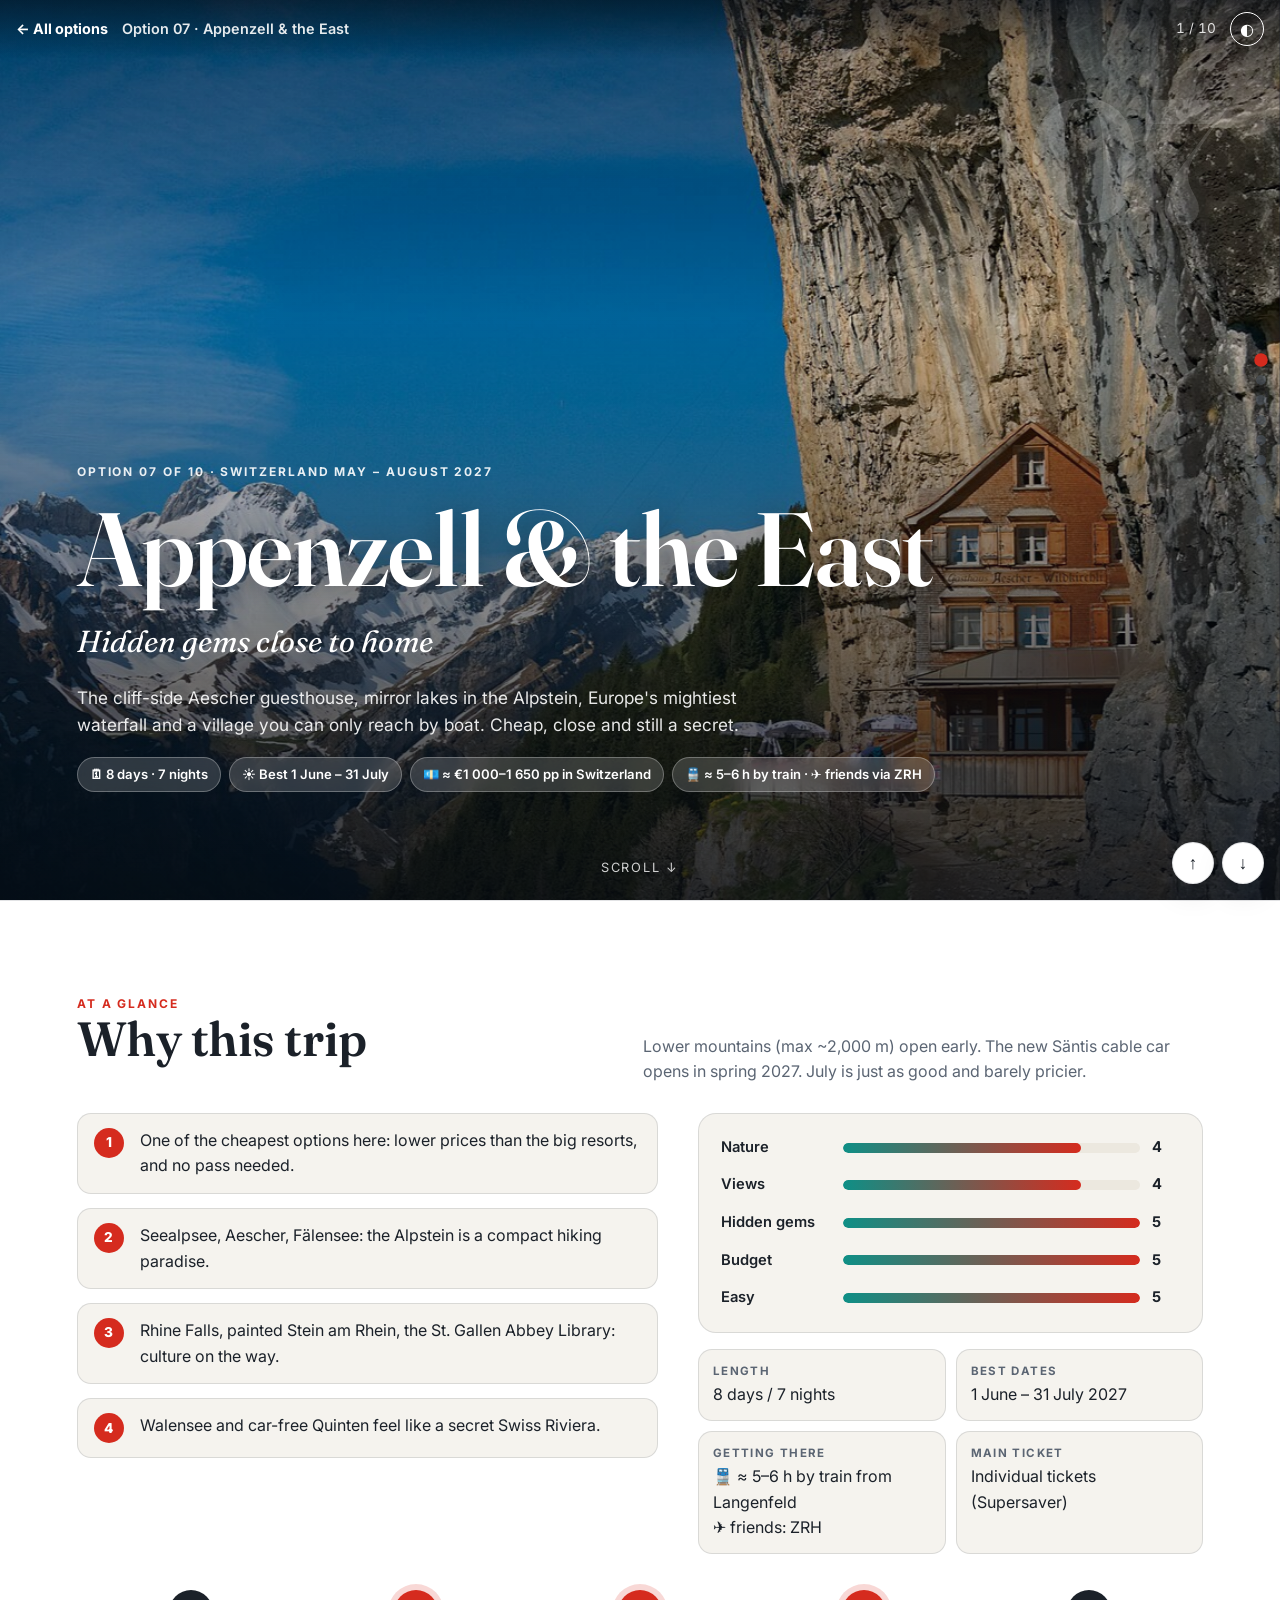
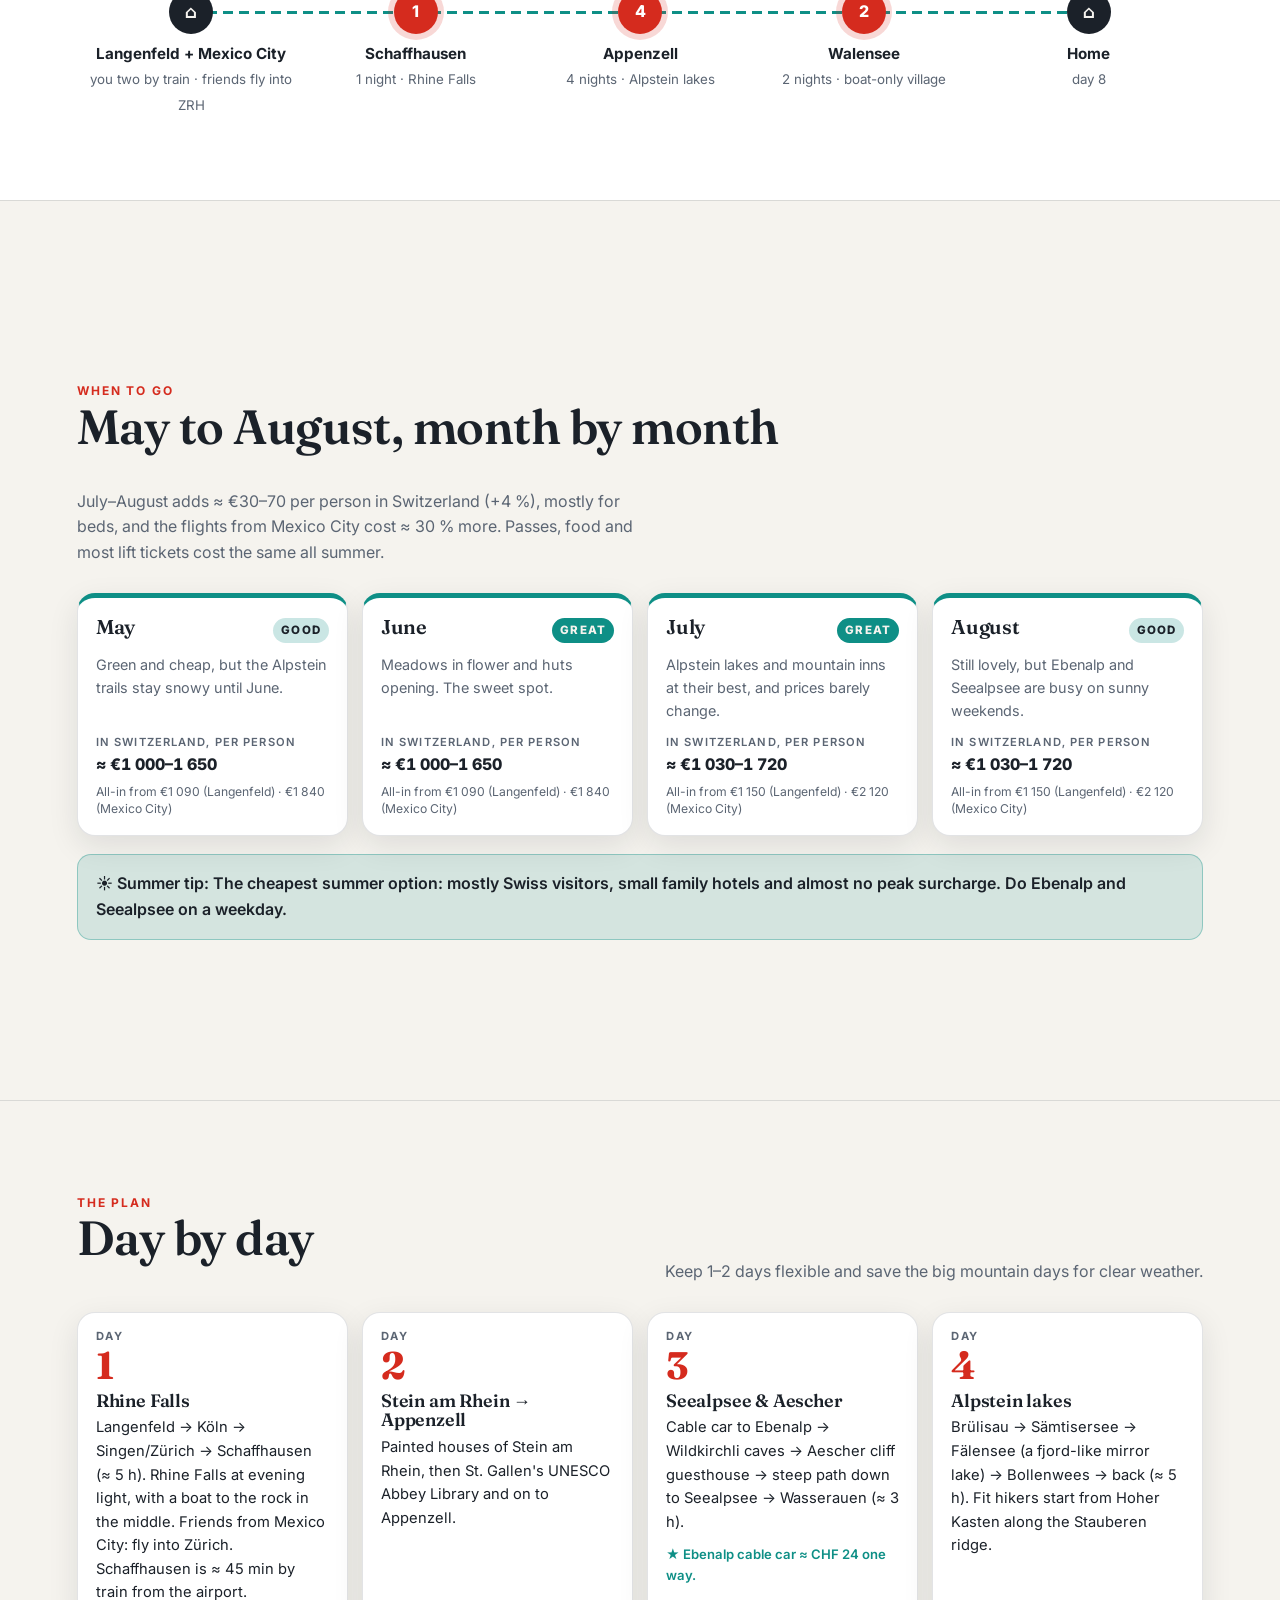
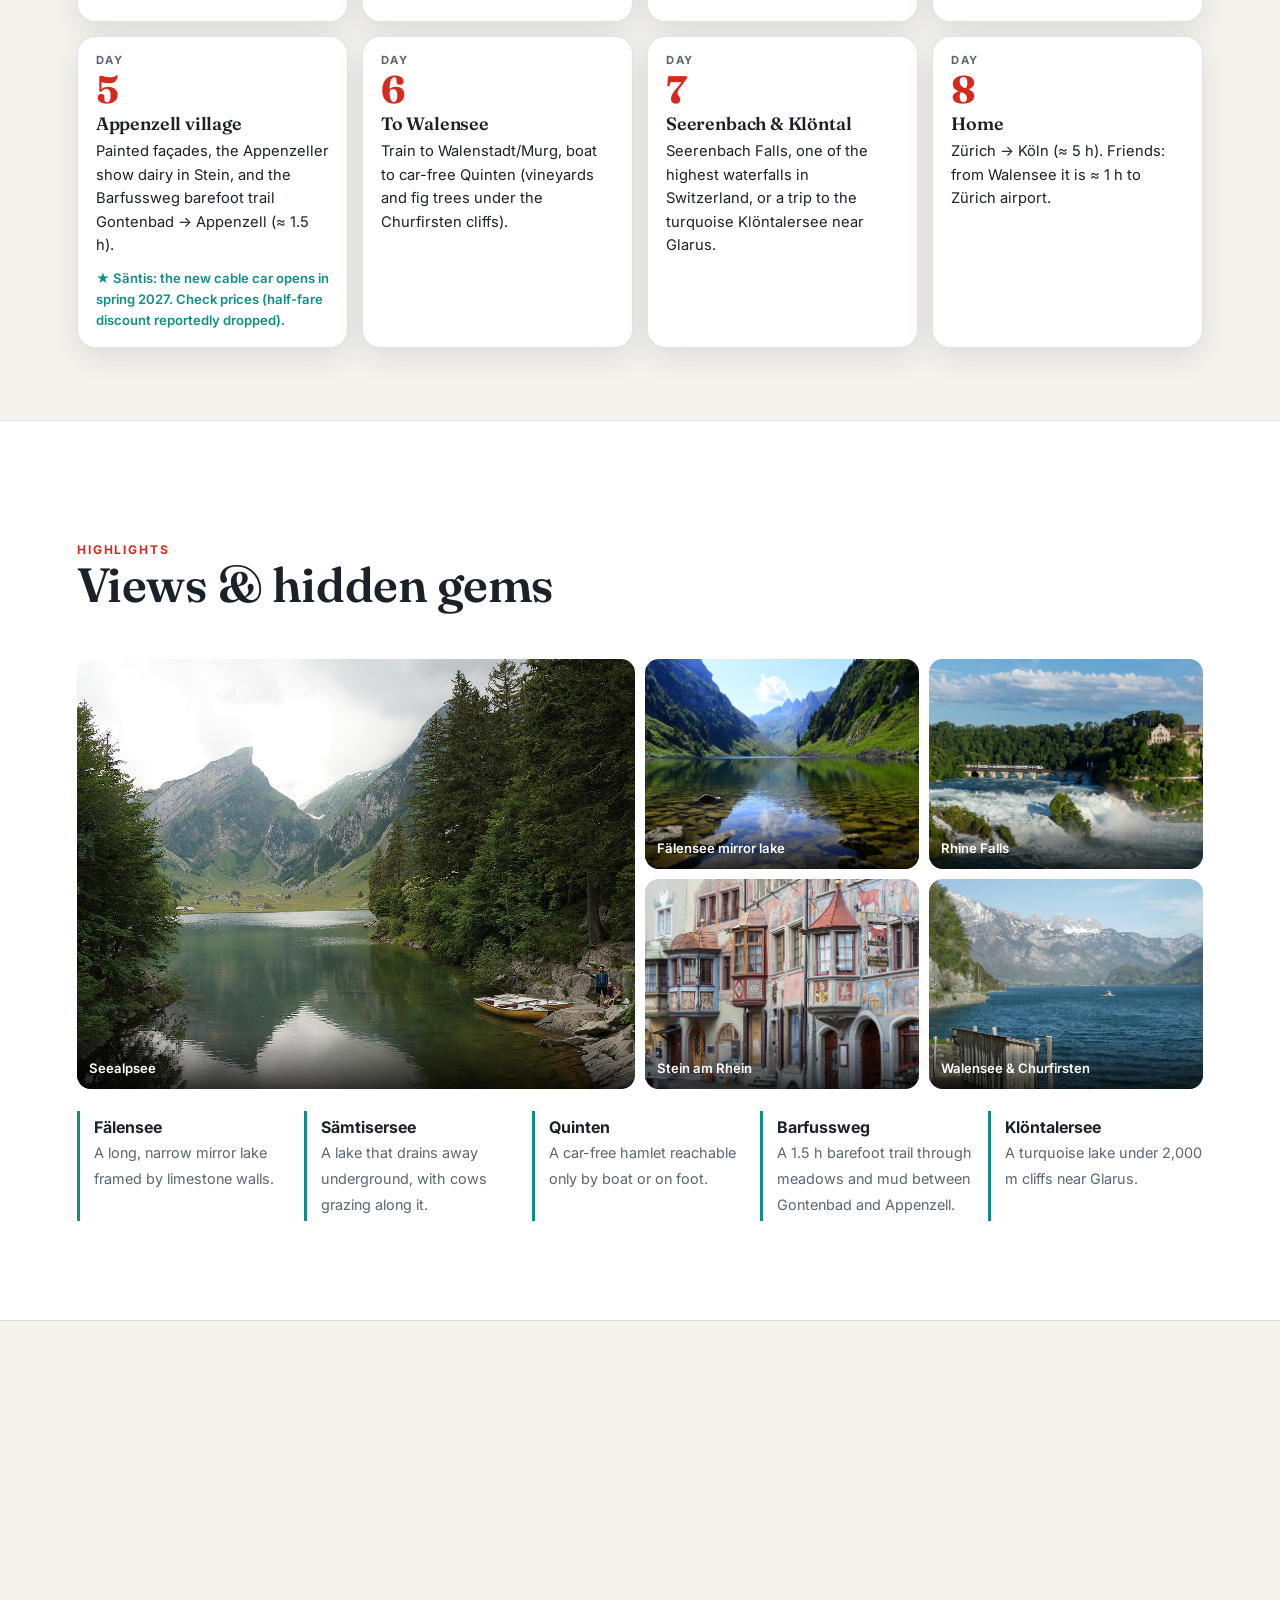
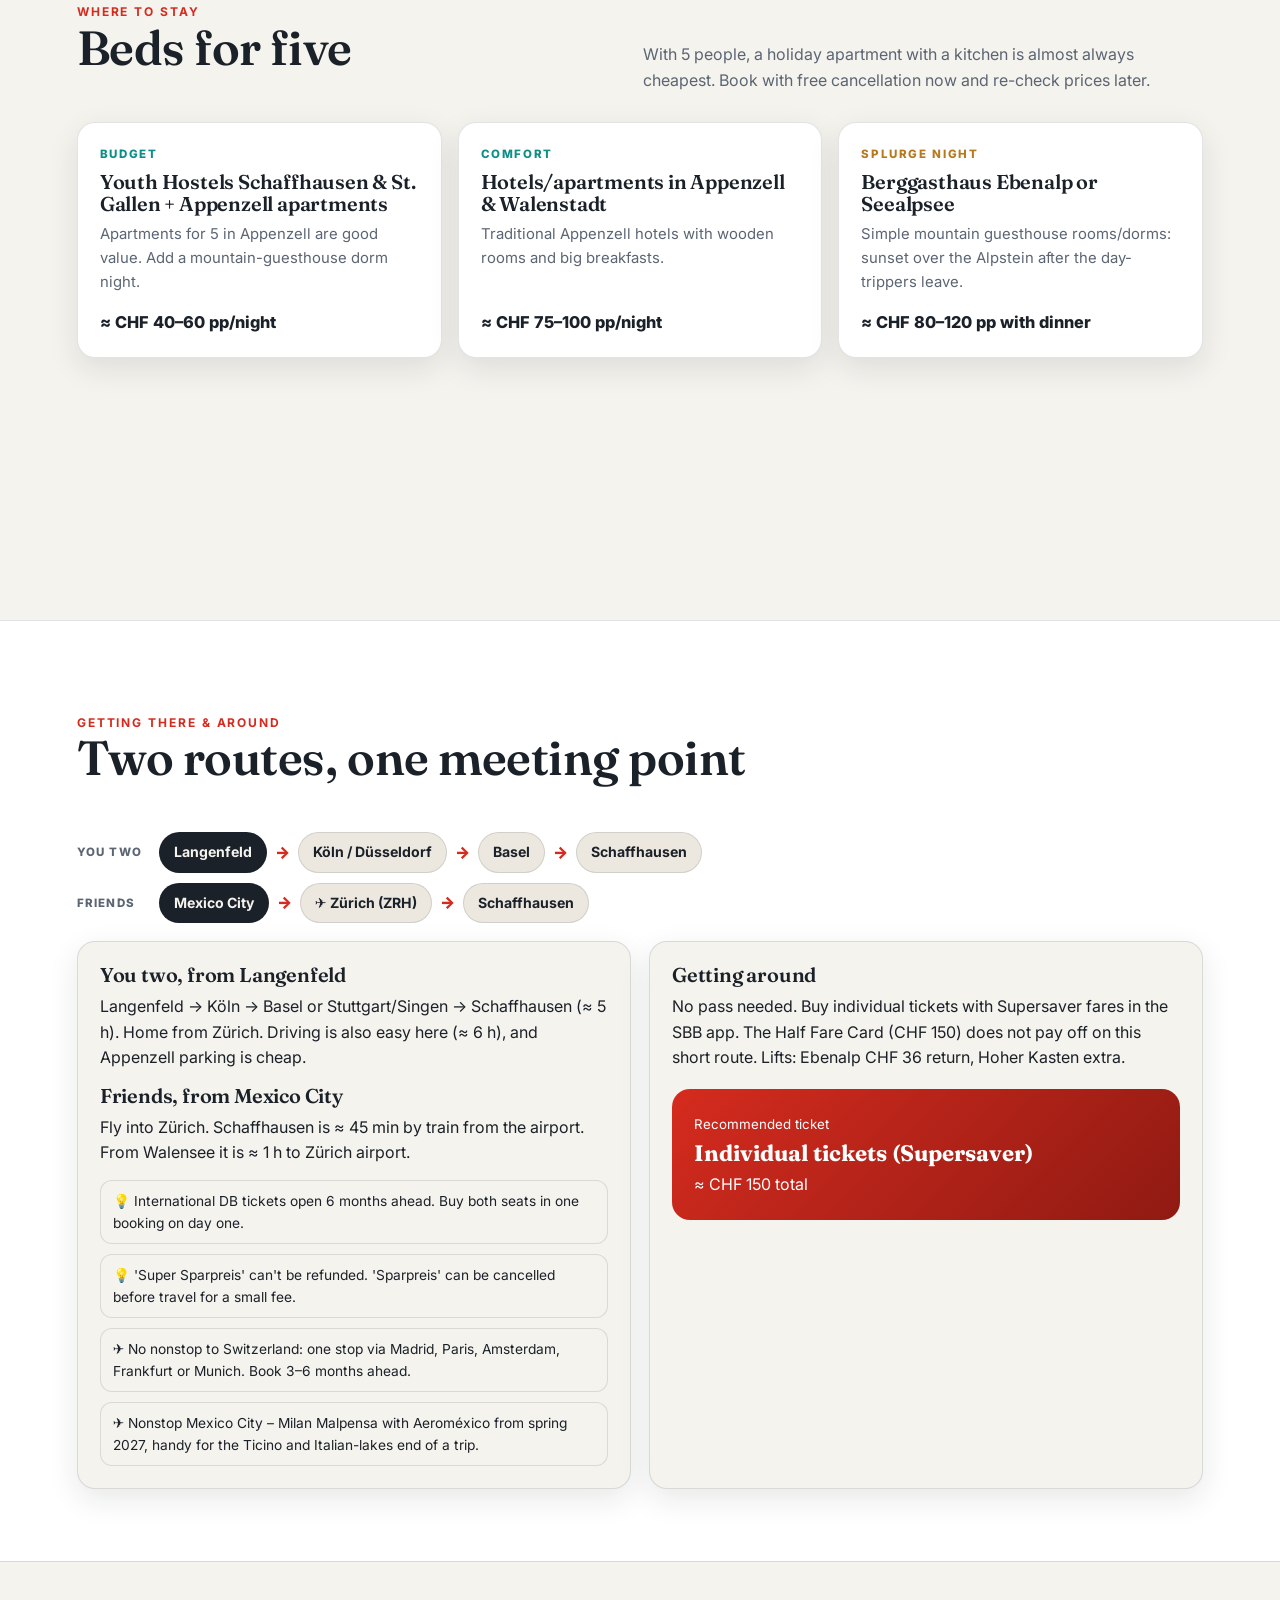
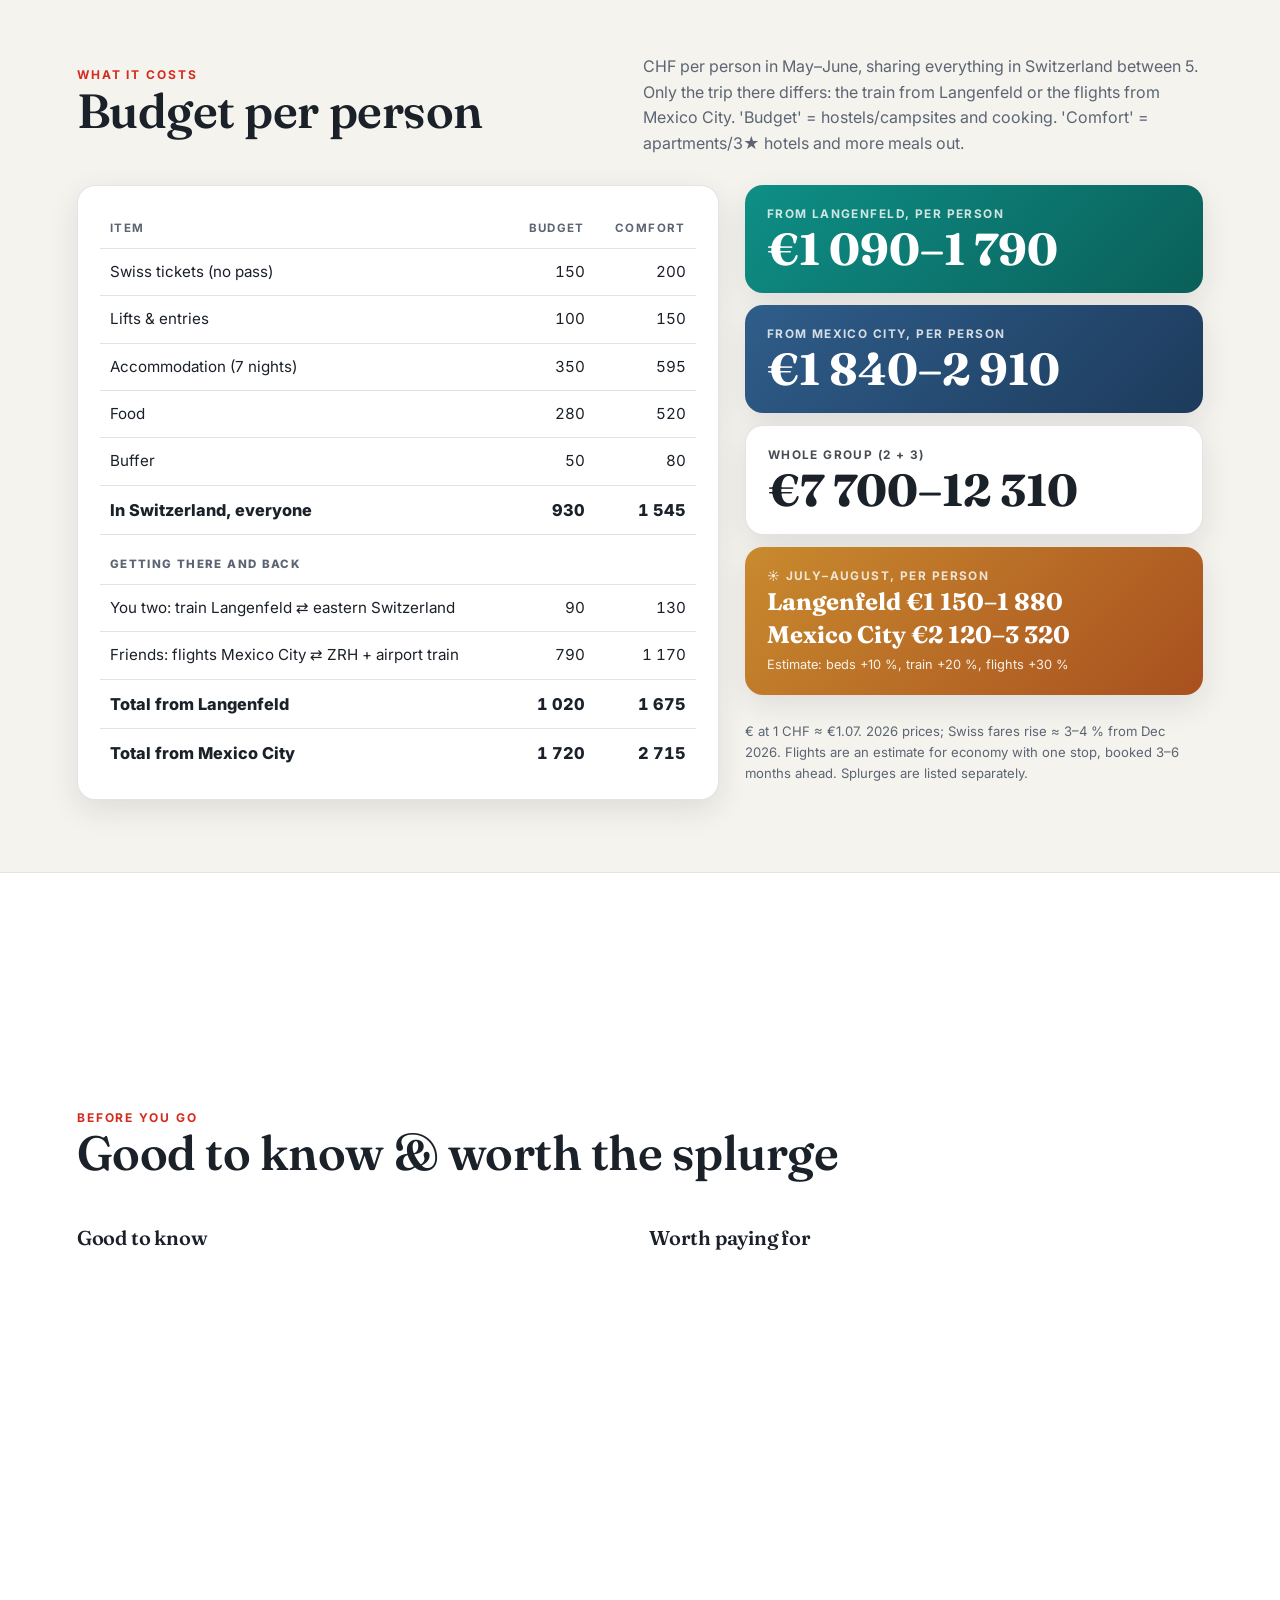
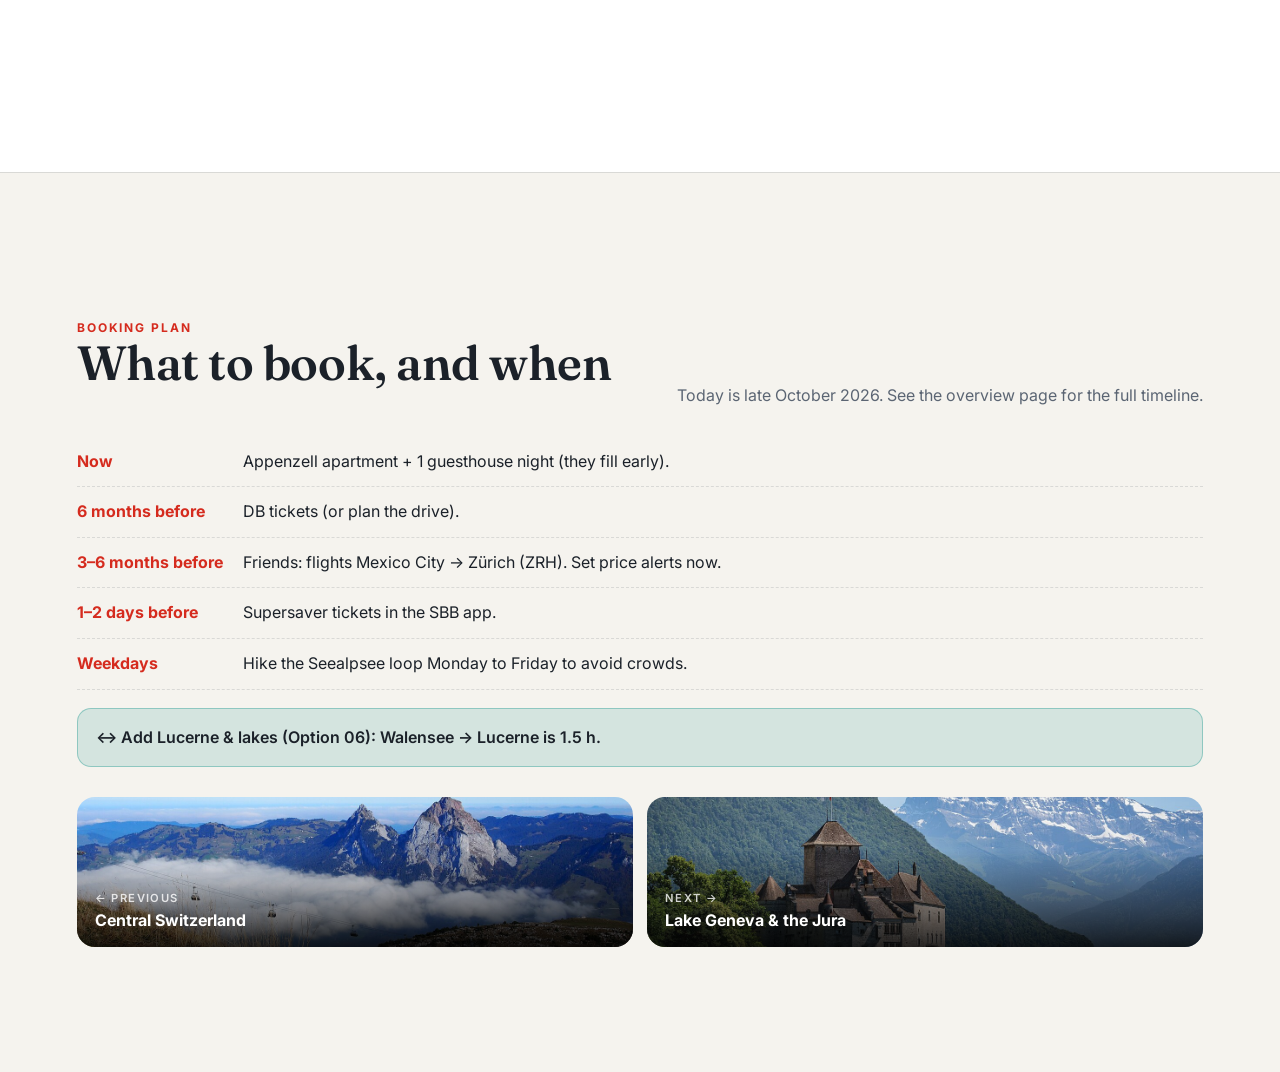
<file: options/07-appenzell-east.html>
<!doctype html>
<html lang="en" class="deck">
<head>
<meta charset="utf-8">
<meta name="viewport" content="width=device-width, initial-scale=1">
<title>Appenzell &amp; the East – Switzerland 2027</title>
<meta name="description" content="The cliff-side Aescher guesthouse, mirror lakes in the Alpstein, Europe&#x27;s mightiest waterfall and a village you can only reach by boat. Cheap, close and still a secret.">
<link rel="preconnect" href="https://fonts.googleapis.com"><link rel="preconnect" href="https://fonts.gstatic.com" crossorigin><link href="https://fonts.googleapis.com/css2?family=Fraunces:ital,opsz,wght@0,9..144,500..700;1,9..144,400..600&family=Inter:wght@400;600;700;800&display=swap" rel="stylesheet">
<link rel="stylesheet" href="../assets/style.css">
<script>document.documentElement.classList.add("js-anim");setTimeout(function(){if(!window.__ch27)document.documentElement.classList.remove("js-anim");},2500);</script>
</head>

<body>
<div class="progress"></div>
<header class="topbar"><a href="../index.html">← All options</a><span class="title">Option 07 · Appenzell &amp; the East</span><span class="count">1 / 10</span><button class="icon-btn" data-theme-toggle aria-label="Toggle dark mode">◐</button></header>
<nav class="dots" aria-label="Slides"></nav>
<div class="keys"><button data-go="-1" aria-label="Previous slide">↑</button><button data-go="1" aria-label="Next slide">↓</button></div>
<section class="slide cover" id="cover" data-title="Cover">
  <div class="photo"><img src="../assets/img/ap-aescher.jpg" alt="Appenzell &amp; the East" class="kb" decoding="async"></div>
  <div class="big-num">07</div>
  <div class="inner on-photo">
    <div class="eyebrow reveal" style="--i:0">Option 07 of 10 · Switzerland May – August 2027</div>
    <h1 class="reveal" style="--i:1">Appenzell &amp; the East</h1>
    <div class="sub reveal" style="--i:2">Hidden gems close to home</div>
    <p class="tagline reveal" style="--i:3">The cliff-side Aescher guesthouse, mirror lakes in the Alpstein, Europe&#x27;s mightiest waterfall and a village you can only reach by boat. Cheap, close and still a secret.</p>
    <div class="chips reveal" style="--i:4"><span class="chip">🗓 8 days · 7 nights</span><span class="chip">☀️ Best 1 June – 31 July</span><span class="chip">💶 ≈ €1 000–1 650 pp in Switzerland</span><span class="chip">🚆 ≈ 5–6 h by train · ✈️ friends via ZRH</span></div>
  </div>
  <a class="scroll-hint" href="#glance">Scroll ↓</a>
</section>
<section class="slide alt" id="glance" data-title="At a glance">
  <div class="inner">
    <div class="slide-head"><div><div class="eyebrow">At a glance</div><h2>Why this trip</h2></div><p class="muted">Lower mountains (max ~2,000 m) open early. The new Säntis cable car opens in spring 2027. July is just as good and barely pricier.</p></div>
    <div class="glance">
      <ul class="why"><li class="reveal" style="--i:0"><span class="n">1</span><span>One of the cheapest options here: lower prices than the big resorts, and no pass needed.</span></li><li class="reveal" style="--i:1"><span class="n">2</span><span>Seealpsee, Aescher, Fälensee: the Alpstein is a compact hiking paradise.</span></li><li class="reveal" style="--i:2"><span class="n">3</span><span>Rhine Falls, painted Stein am Rhein, the St. Gallen Abbey Library: culture on the way.</span></li><li class="reveal" style="--i:3"><span class="n">4</span><span>Walensee and car-free Quinten feel like a secret Swiss Riviera.</span></li></ul>
      <div>
        <div class="scores reveal" style="--i:2"><div class="score"><span>Nature</span><div class="bar"><span style="--v:80%"></span></div><b>4</b></div><div class="score"><span>Views</span><div class="bar"><span style="--v:80%"></span></div><b>4</b></div><div class="score"><span>Hidden gems</span><div class="bar"><span style="--v:100%"></span></div><b>5</b></div><div class="score"><span>Budget</span><div class="bar"><span style="--v:100%"></span></div><b>5</b></div><div class="score"><span>Easy</span><div class="bar"><span style="--v:100%"></span></div><b>5</b></div></div>
        <div class="facts reveal" style="--i:3">
          <div class="fact"><b>Length</b>8 days / 7 nights</div>
          <div class="fact"><b>Best dates</b>1 June – 31 July 2027</div>
          <div class="fact"><b>Getting there</b>🚆 ≈ 5–6 h by train from Langenfeld<br>✈️ friends: ZRH</div>
          <div class="fact"><b>Main ticket</b>Individual tickets (Supersaver)</div>
        </div>
      </div>
    </div>
    <div class="route" aria-label="Route"><div class="stop reveal" style="--i:0"><div class="pin home">⌂</div><strong>Langenfeld + Mexico City</strong><small>you two by train · friends fly into ZRH</small></div><div class="stop reveal" style="--i:1"><div class="pin">1</div><strong>Schaffhausen</strong><small>1 night · Rhine Falls</small></div><div class="stop reveal" style="--i:2"><div class="pin">4</div><strong>Appenzell</strong><small>4 nights · Alpstein lakes</small></div><div class="stop reveal" style="--i:3"><div class="pin">2</div><strong>Walensee</strong><small>2 nights · boat-only village</small></div><div class="stop reveal" style="--i:4"><div class="pin home">⌂</div><strong>Home</strong><small>day 8</small></div></div>
  </div>
</section>
<section class="slide" id="months" data-title="Month by month">
  <div class="inner">
    <div class="slide-head"><div><div class="eyebrow">When to go</div><h2>May to August, month by month</h2></div><p class="muted">July–August adds ≈ €30–70 per person in Switzerland (+4 %), mostly for beds, and the flights from Mexico City cost ≈ 30 % more. Passes, food and most lift tickets cost the same all summer.</p></div>
    <div class="months"><article class="mo r2 reveal" style="--i:0"><div class="mo-top"><h3>May</h3><span class="rate">Good</span></div><p>Green and cheap, but the Alpstein trails stay snowy until June.</p><div class="mo-price"><small>in Switzerland, per person</small>≈ €1 000–1 650</div><div class="mo-all">All-in from €1 090 (Langenfeld) · €1 840 (Mexico City)</div></article><article class="mo r3 reveal" style="--i:1"><div class="mo-top"><h3>June</h3><span class="rate">Great</span></div><p>Meadows in flower and huts opening. The sweet spot.</p><div class="mo-price"><small>in Switzerland, per person</small>≈ €1 000–1 650</div><div class="mo-all">All-in from €1 090 (Langenfeld) · €1 840 (Mexico City)</div></article><article class="mo r3 reveal" style="--i:2"><div class="mo-top"><h3>July</h3><span class="rate">Great</span></div><p>Alpstein lakes and mountain inns at their best, and prices barely change.</p><div class="mo-price"><small>in Switzerland, per person</small>≈ €1 030–1 720</div><div class="mo-all">All-in from €1 150 (Langenfeld) · €2 120 (Mexico City)</div></article><article class="mo r2 reveal" style="--i:3"><div class="mo-top"><h3>August</h3><span class="rate">Good</span></div><p>Still lovely, but Ebenalp and Seealpsee are busy on sunny weekends.</p><div class="mo-price"><small>in Switzerland, per person</small>≈ €1 030–1 720</div><div class="mo-all">All-in from €1 150 (Langenfeld) · €2 120 (Mexico City)</div></article></div>
    <div class="stretch reveal" style="--i:4">☀️ Summer tip: The cheapest summer option: mostly Swiss visitors, small family hotels and almost no peak surcharge. Do Ebenalp and Seealpsee on a weekday.</div>
  </div>
</section>
<section class="slide" id="itinerary" data-title="Day by day">
  <div class="inner">
    <div class="slide-head"><div><div class="eyebrow">The plan</div><h2>Day by day</h2></div><p class="muted">Keep 1–2 days flexible and save the big mountain days for clear weather.</p></div>
    <div class="days"><article class="day reveal" style="--i:0"><div class="d"><small>Day</small>1</div><h3>Rhine Falls</h3><p>Langenfeld → Köln → Singen/Zürich → Schaffhausen (≈ 5 h). Rhine Falls at evening light, with a boat to the rock in the middle. Friends from Mexico City: fly into Zürich. Schaffhausen is ≈ 45 min by train from the airport.</p></article><article class="day reveal" style="--i:1"><div class="d"><small>Day</small>2</div><h3>Stein am Rhein → Appenzell</h3><p>Painted houses of Stein am Rhein, then St. Gallen&#x27;s UNESCO Abbey Library and on to Appenzell.</p></article><article class="day reveal" style="--i:2"><div class="d"><small>Day</small>3</div><h3>Seealpsee &amp; Aescher</h3><p>Cable car to Ebenalp → Wildkirchli caves → Aescher cliff guesthouse → steep path down to Seealpsee → Wasserauen (≈ 3 h).</p><div class="tip">Ebenalp cable car ≈ CHF 24 one way.</div></article><article class="day reveal" style="--i:3"><div class="d"><small>Day</small>4</div><h3>Alpstein lakes</h3><p>Brülisau → Sämtisersee → Fälensee (a fjord-like mirror lake) → Bollenwees → back (≈ 5 h). Fit hikers start from Hoher Kasten along the Stauberen ridge.</p></article><article class="day reveal" style="--i:4"><div class="d"><small>Day</small>5</div><h3>Appenzell village</h3><p>Painted façades, the Appenzeller show dairy in Stein, and the Barfussweg barefoot trail Gontenbad → Appenzell (≈ 1.5 h).</p><div class="tip">Säntis: the new cable car opens in spring 2027. Check prices (half-fare discount reportedly dropped).</div></article><article class="day reveal" style="--i:5"><div class="d"><small>Day</small>6</div><h3>To Walensee</h3><p>Train to Walenstadt/Murg, boat to car-free Quinten (vineyards and fig trees under the Churfirsten cliffs).</p></article><article class="day reveal" style="--i:0"><div class="d"><small>Day</small>7</div><h3>Seerenbach &amp; Klöntal</h3><p>Seerenbach Falls, one of the highest waterfalls in Switzerland, or a trip to the turquoise Klöntalersee near Glarus.</p></article><article class="day reveal" style="--i:1"><div class="d"><small>Day</small>8</div><h3>Home</h3><p>Zürich → Köln (≈ 5 h). Friends: from Walensee it is ≈ 1 h to Zürich airport.</p></article></div>
  </div>
</section>
<section class="slide alt" id="highlights" data-title="Highlights & hidden gems">
  <div class="inner">
    <div class="slide-head"><div><div class="eyebrow">Highlights</div><h2>Views & hidden gems</h2></div></div>
    <div class="gallery"><figure class="reveal" style="--i:0"><img src="../assets/img/ap-seealpsee.jpg" alt="Seealpsee" loading="lazy" decoding="async"><figcaption>Seealpsee</figcaption></figure><figure class="reveal" style="--i:1"><img src="../assets/img/ap-faelensee.jpg" alt="Fälensee mirror lake" loading="lazy" decoding="async"><figcaption>Fälensee mirror lake</figcaption></figure><figure class="reveal" style="--i:2"><img src="../assets/img/ap-rheinfall.jpg" alt="Rhine Falls" loading="lazy" decoding="async"><figcaption>Rhine Falls</figcaption></figure><figure class="reveal" style="--i:3"><img src="../assets/img/ap-steinamrhein.jpg" alt="Stein am Rhein" loading="lazy" decoding="async"><figcaption>Stein am Rhein</figcaption></figure><figure class="reveal" style="--i:4"><img src="../assets/img/ap-walensee.jpg" alt="Walensee &amp; Churfirsten" loading="lazy" decoding="async"><figcaption>Walensee &amp; Churfirsten</figcaption></figure></div>
    <div class="gems"><div class="gem reveal" style="--i:0"><b>Fälensee</b><span>A long, narrow mirror lake framed by limestone walls.</span></div><div class="gem reveal" style="--i:1"><b>Sämtisersee</b><span>A lake that drains away underground, with cows grazing along it.</span></div><div class="gem reveal" style="--i:2"><b>Quinten</b><span>A car-free hamlet reachable only by boat or on foot.</span></div><div class="gem reveal" style="--i:3"><b>Barfussweg</b><span>A 1.5 h barefoot trail through meadows and mud between Gontenbad and Appenzell.</span></div><div class="gem reveal" style="--i:4"><b>Klöntalersee</b><span>A turquoise lake under 2,000 m cliffs near Glarus.</span></div></div>
  </div>
</section>
<section class="slide" id="stay" data-title="Where to stay">
  <div class="inner">
    <div class="slide-head"><div><div class="eyebrow">Where to stay</div><h2>Beds for five</h2></div><p class="muted">With 5 people, a holiday apartment with a kitchen is almost always cheapest. Book with free cancellation now and re-check prices later.</p></div>
    <div class="tiers"><div class="tier reveal" style="--i:0"><span class="label">Budget</span><h3>Youth Hostels Schaffhausen &amp; St. Gallen + Appenzell apartments</h3><p>Apartments for 5 in Appenzell are good value. Add a mountain-guesthouse dorm night.</p><span class="price">≈ CHF 40–60 pp/night</span></div><div class="tier reveal" style="--i:1"><span class="label">Comfort</span><h3>Hotels/apartments in Appenzell &amp; Walenstadt</h3><p>Traditional Appenzell hotels with wooden rooms and big breakfasts.</p><span class="price">≈ CHF 75–100 pp/night</span></div><div class="tier reveal" style="--i:2"><span class="label">Splurge night</span><h3>Berggasthaus Ebenalp or Seealpsee</h3><p>Simple mountain guesthouse rooms/dorms: sunset over the Alpstein after the day-trippers leave.</p><span class="price">≈ CHF 80–120 pp with dinner</span></div></div>
  </div>
</section>
<section class="slide alt" id="transport" data-title="Getting there & around">
  <div class="inner">
    <div class="slide-head"><div><div class="eyebrow">Getting there & around</div><h2>Two routes, one meeting point</h2></div></div>
    <div class="trip-line reveal"><span class="who">You two</span><span class="node home">Langenfeld</span><span class="arrow">→</span><span class="node">Köln / Düsseldorf</span><span class="arrow">→</span><span class="node">Basel</span><span class="arrow">→</span><span class="node">Schaffhausen</span></div>
    <div class="trip-line reveal" style="--i:1"><span class="who">Friends</span><span class="node home">Mexico City</span><span class="arrow">→</span><span class="node">✈️ Zürich (ZRH)</span><span class="arrow">→</span><span class="node">Schaffhausen</span></div>
    <div class="two">
      <div class="panel reveal" style="--i:1"><h3>You two, from Langenfeld</h3><p>Langenfeld → Köln → Basel or Stuttgart/Singen → Schaffhausen (≈ 5 h). Home from Zürich. Driving is also easy here (≈ 6 h), and Appenzell parking is cheap.</p>
        <h3>Friends, from Mexico City</h3><p>Fly into Zürich. Schaffhausen is ≈ 45 min by train from the airport. From Walensee it is ≈ 1 h to Zürich airport.</p>
        <ul class="list"><li>💡 International DB tickets open 6 months ahead. Buy both seats in one booking on day one.</li><li>💡 &#x27;Super Sparpreis&#x27; can&#x27;t be refunded. &#x27;Sparpreis&#x27; can be cancelled before travel for a small fee.</li><li>✈️ No nonstop to Switzerland: one stop via Madrid, Paris, Amsterdam, Frankfurt or Munich. Book 3–6 months ahead.</li><li>✈️ Nonstop Mexico City – Milan Malpensa with Aeroméxico from spring 2027, handy for the Ticino and Italian-lakes end of a trip.</li></ul></div>
      <div class="panel reveal" style="--i:2"><h3>Getting around</h3><p>No pass needed. Buy individual tickets with Supersaver fares in the SBB app. The Half Fare Card (CHF 150) does not pay off on this short route. Lifts: Ebenalp CHF 36 return, Hoher Kasten extra.</p>
        <div class="pass-box"><small>Recommended ticket</small><b>Individual tickets (Supersaver)</b>≈ CHF 150 total</div></div>
    </div>
  </div>
</section>
<section class="slide" id="costs" data-title="Costs">
  <div class="inner">
    <div class="slide-head"><div><div class="eyebrow">What it costs</div><h2>Budget per person</h2></div><p class="muted">CHF per person in May–June, sharing everything in Switzerland between 5. Only the trip there differs: the train from Langenfeld or the flights from Mexico City. 'Budget' = hostels/campsites and cooking. 'Comfort' = apartments/3★ hotels and more meals out.</p></div>
    <div class="cost-grid">
      <div class="panel reveal"><table class="costs">
        <thead><tr><th>Item</th><th class="num">Budget</th><th class="num">Comfort</th></tr></thead>
        <tbody><tr><td>Swiss tickets (no pass)</td><td class="num">150</td><td class="num">200</td></tr><tr><td>Lifts &amp; entries</td><td class="num">100</td><td class="num">150</td></tr><tr><td>Accommodation (7 nights)</td><td class="num">350</td><td class="num">595</td></tr><tr><td>Food</td><td class="num">280</td><td class="num">520</td></tr><tr><td>Buffer</td><td class="num">50</td><td class="num">80</td></tr><tr class="total"><td>In Switzerland, everyone</td><td class="num">930</td><td class="num">1 545</td></tr><tr class="group"><td colspan="3">Getting there and back</td></tr><tr><td>You two: train Langenfeld ⇄ eastern Switzerland</td><td class="num">90</td><td class="num">130</td></tr><tr><td>Friends: flights Mexico City ⇄ ZRH + airport train</td><td class="num">790</td><td class="num">1 170</td></tr><tr class="total"><td>Total from Langenfeld</td><td class="num">1 020</td><td class="num">1 675</td></tr><tr class="total"><td>Total from Mexico City</td><td class="num">1 720</td><td class="num">2 715</td></tr></tbody>
      </table></div>
      <div class="totals">
        <div class="total-card hl reveal" style="--i:1"><small>From Langenfeld, per person</small><div class="amount">€<span data-count="1090">1 090</span>–<span data-count="1790">1 790</span></div></div>
        <div class="total-card mex reveal" style="--i:2"><small>From Mexico City, per person</small><div class="amount">€<span data-count="1840">1 840</span>–<span data-count="2910">2 910</span></div></div>
        <div class="total-card reveal" style="--i:3"><small>Whole group (2 + 3)</small><div class="amount">€<span data-count="7700">7 700</span>–<span data-count="12310">12 310</span></div></div>
        <div class="total-card summer reveal" style="--i:4"><small>☀️ July–August, per person</small><div class="amount sm">Langenfeld €1 150–1 880<br>Mexico City €2 120–3 320</div><span class="d">Estimate: beds +10 %, train +20 %, flights +30 %</span></div>
        <p class="note">€ at 1 CHF ≈ €1.07. 2026 prices; Swiss fares rise ≈ 3–4 % from Dec 2026. Flights are an estimate for economy with one stop, booked 3–6 months ahead. Splurges are listed separately.</p>
      </div>
    </div>
  </div>
</section>
<section class="slide alt" id="tips" data-title="Good to know">
  <div class="inner">
    <div class="slide-head"><div><div class="eyebrow">Before you go</div><h2>Good to know & worth the splurge</h2></div></div>
    <div class="split3">
      <div><h3>Good to know</h3><ul class="list"><li class="reveal" style="--i:0">The descent from Aescher to Seealpsee is steep and slippery when wet. Wear proper shoes.</li><li class="reveal" style="--i:1">The Säntis cable car was rebuilt in 2026 (closed May to autumn 2026). Official reopening is spring 2027, so check before planning it.</li><li class="reveal" style="--i:2">Many mountain guesthouses take cash only. Bring some CHF.</li><li class="reveal" style="--i:3">Lake Constance and the German side (Lindau, Mainau) are an easy extra day.</li></ul></div>
      <div><h3>Worth paying for</h3><ul class="list"><li class="splurge reveal" style="--i:0"><b>New Säntis cable car</b><span class="p">price TBC (2027)</span><span>The highest peak in the east, with a view over 6 countries.</span></li><li class="splurge reveal" style="--i:1"><b>Rhine Falls boat to the rock</b><span class="p">≈ CHF 15–20</span><span>Climb the rock in the middle of Europe&#x27;s most powerful waterfall.</span></li><li class="splurge reveal" style="--i:2"><b>Appenzeller cheese fondue</b><span class="p">≈ CHF 30–40</span><span>In a wooden Gasthaus.</span></li></ul></div>
    </div>
  </div>
</section>
<section class="slide" id="booking" data-title="Booking plan">
  <div class="inner">
    <div class="slide-head"><div><div class="eyebrow">Booking plan</div><h2>What to book, and when</h2></div><p class="muted">Today is late October 2026. See the overview page for the full timeline.</p></div>
    <div class="steps"><div class="step reveal" style="--i:0"><b>Now</b><span>Appenzell apartment + 1 guesthouse night (they fill early).</span></div><div class="step reveal" style="--i:1"><b>6 months before</b><span>DB tickets (or plan the drive).</span></div><div class="step reveal" style="--i:2"><b>3–6 months before</b><span>Friends: flights Mexico City → Zürich (ZRH). Set price alerts now.</span></div><div class="step reveal" style="--i:3"><b>1–2 days before</b><span>Supersaver tickets in the SBB app.</span></div><div class="step reveal" style="--i:4"><b>Weekdays</b><span>Hike the Seealpsee loop Monday to Friday to avoid crowds.</span></div></div>
    <div class="stretch reveal" style="--i:5">↔ Add Lucerne &amp; lakes (Option 06): Walensee → Lucerne is 1.5 h.</div>
    <div class="endnav">
      <a href="06-lucerne-lakes.html"><img src="../assets/img/lu-stoos.jpg" alt="Central Switzerland" loading="lazy" decoding="async"><span><small>← Previous</small>Central Switzerland</span></a>
      <a href="08-lake-geneva-jura.html"><img src="../assets/img/lg-chillon.jpg" alt="Lake Geneva &amp; the Jura" loading="lazy" decoding="async"><span><small>Next →</small>Lake Geneva &amp; the Jura</span></a>
    </div>
  </div>
</section>
<script src="../assets/app.js"></script>
</body>
</html>
</file>
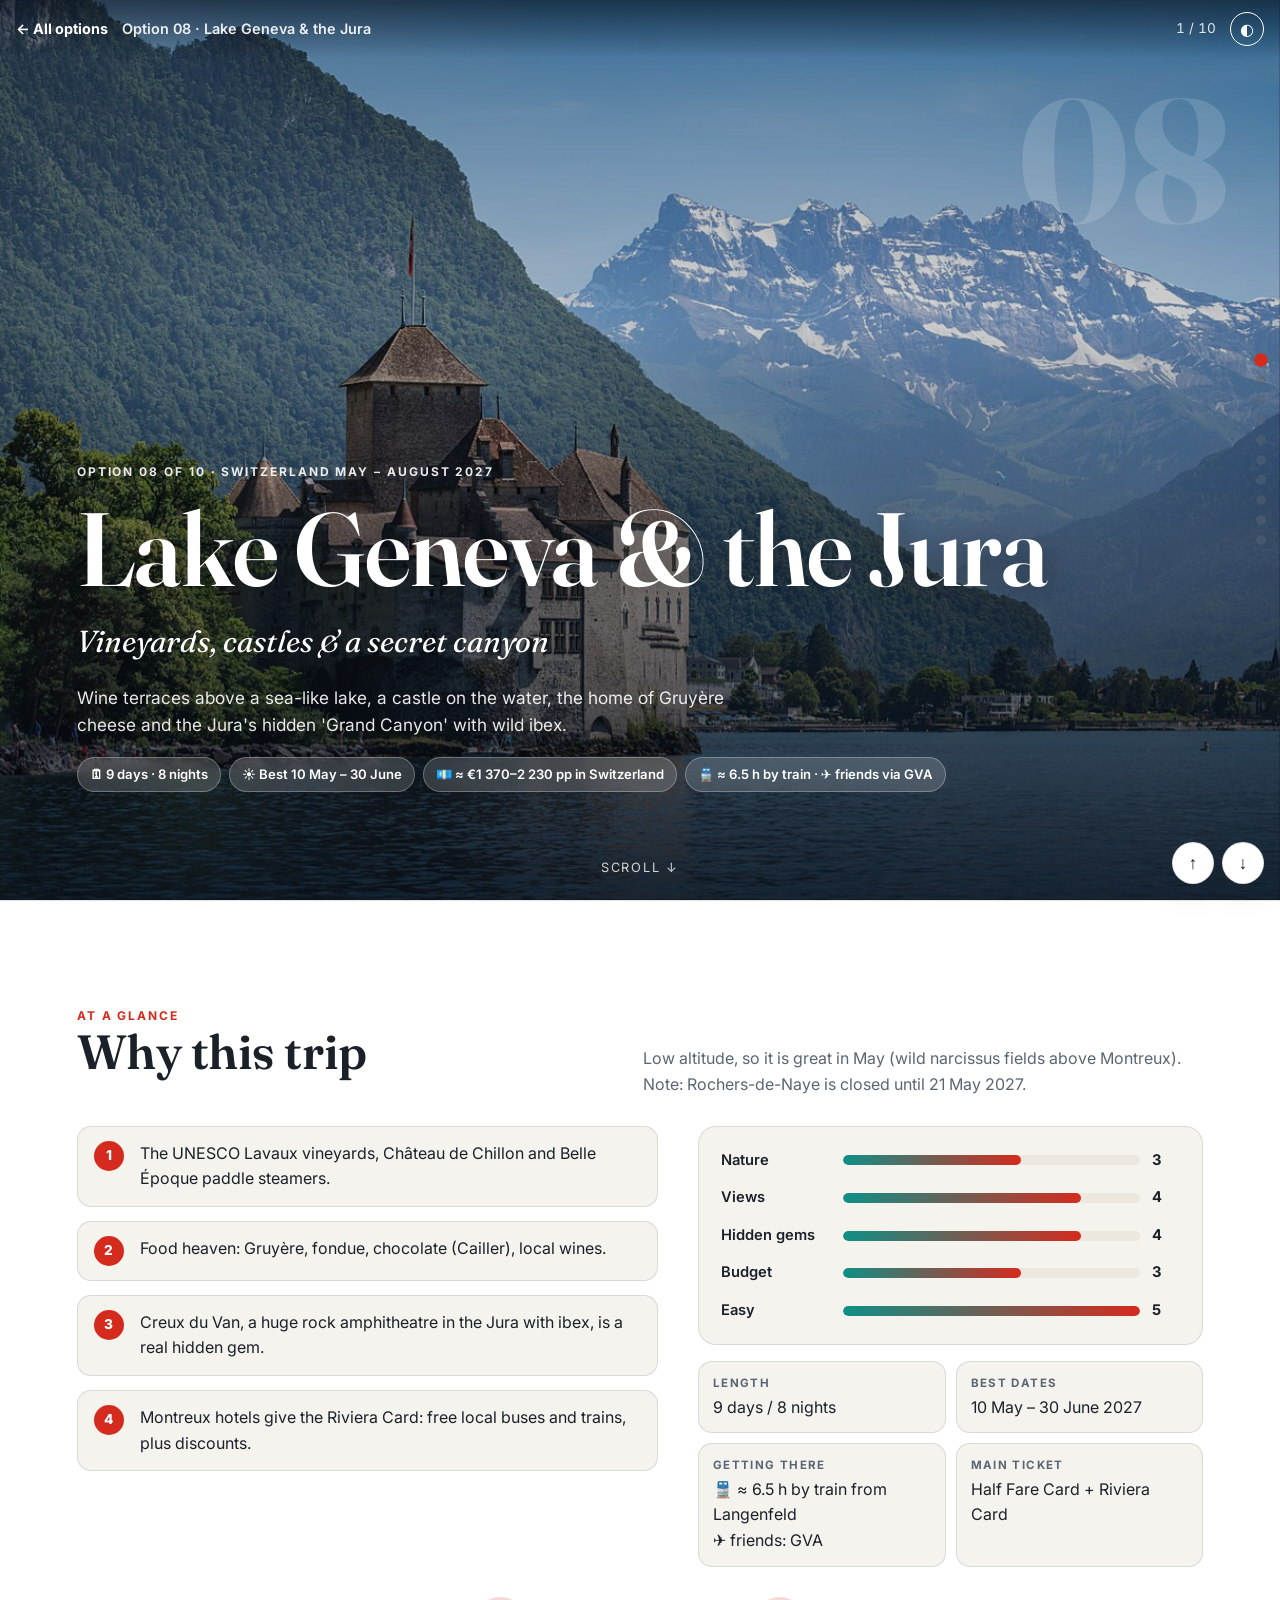
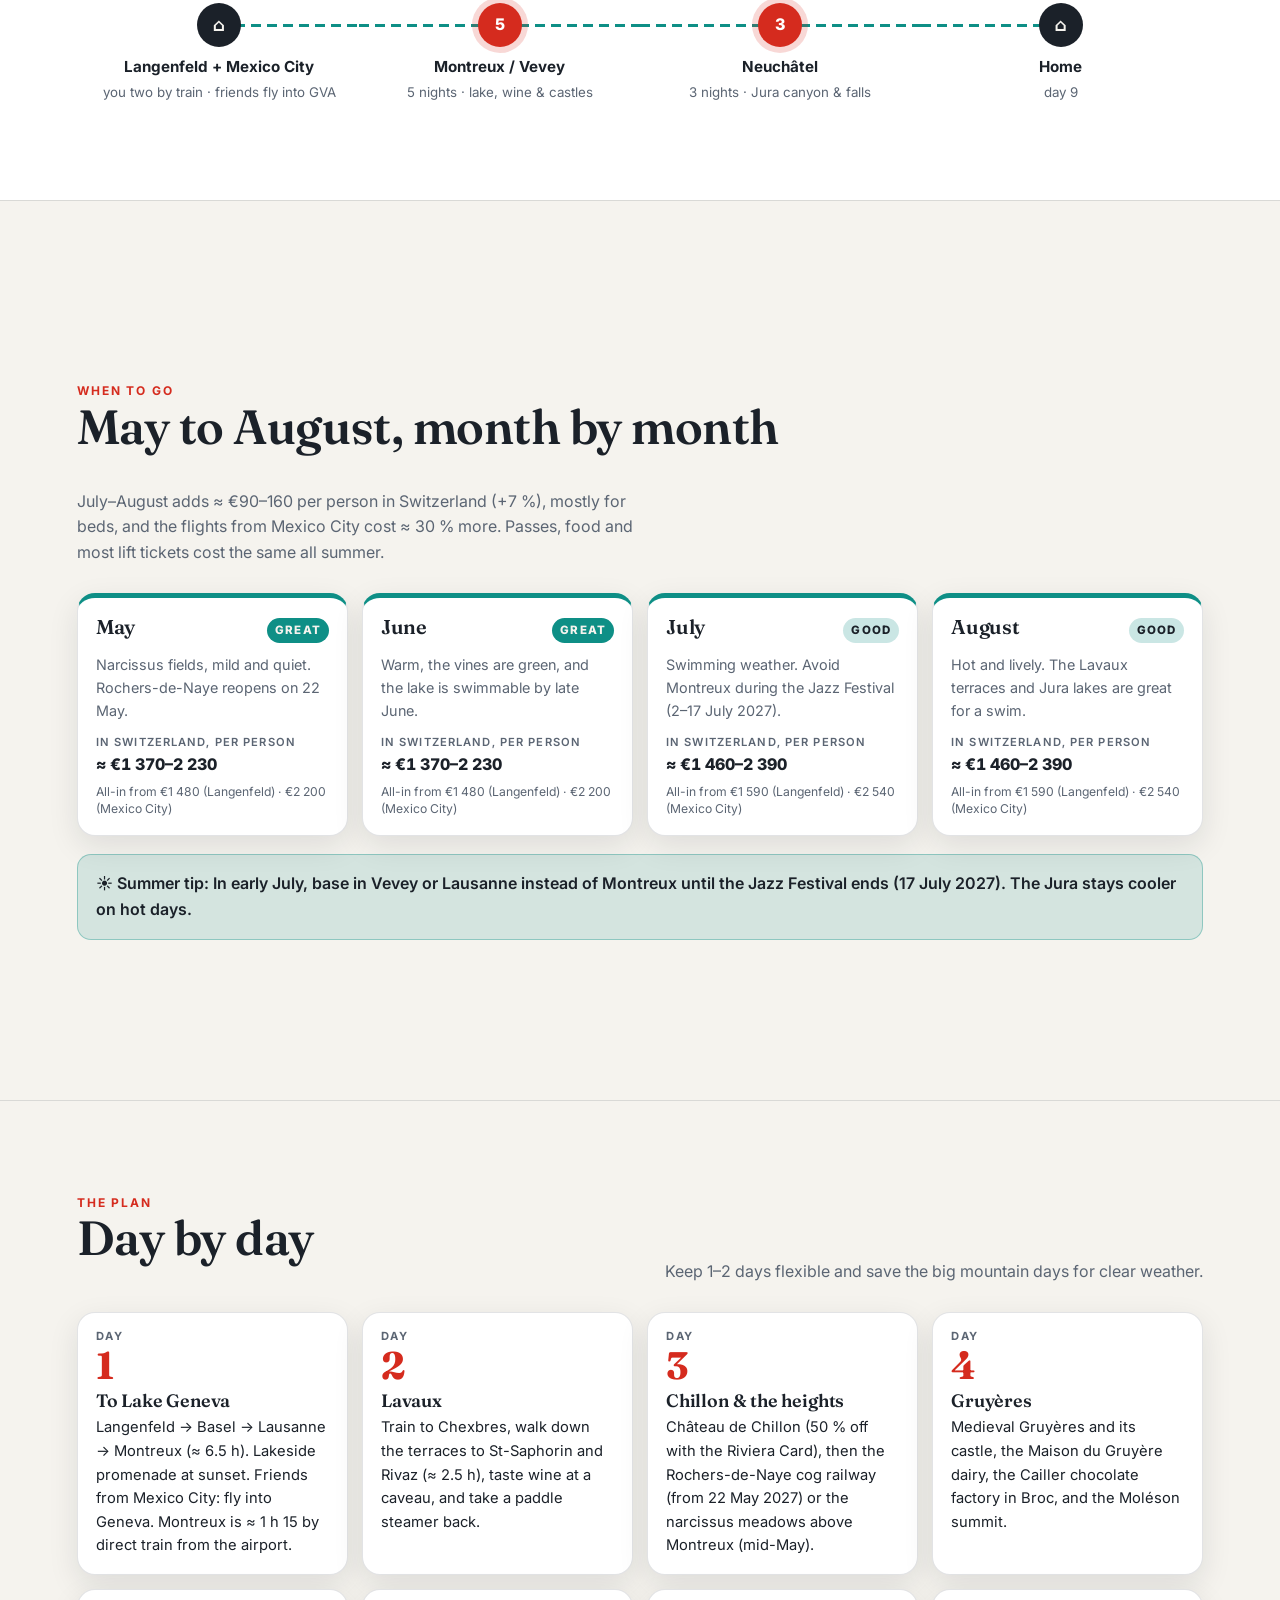
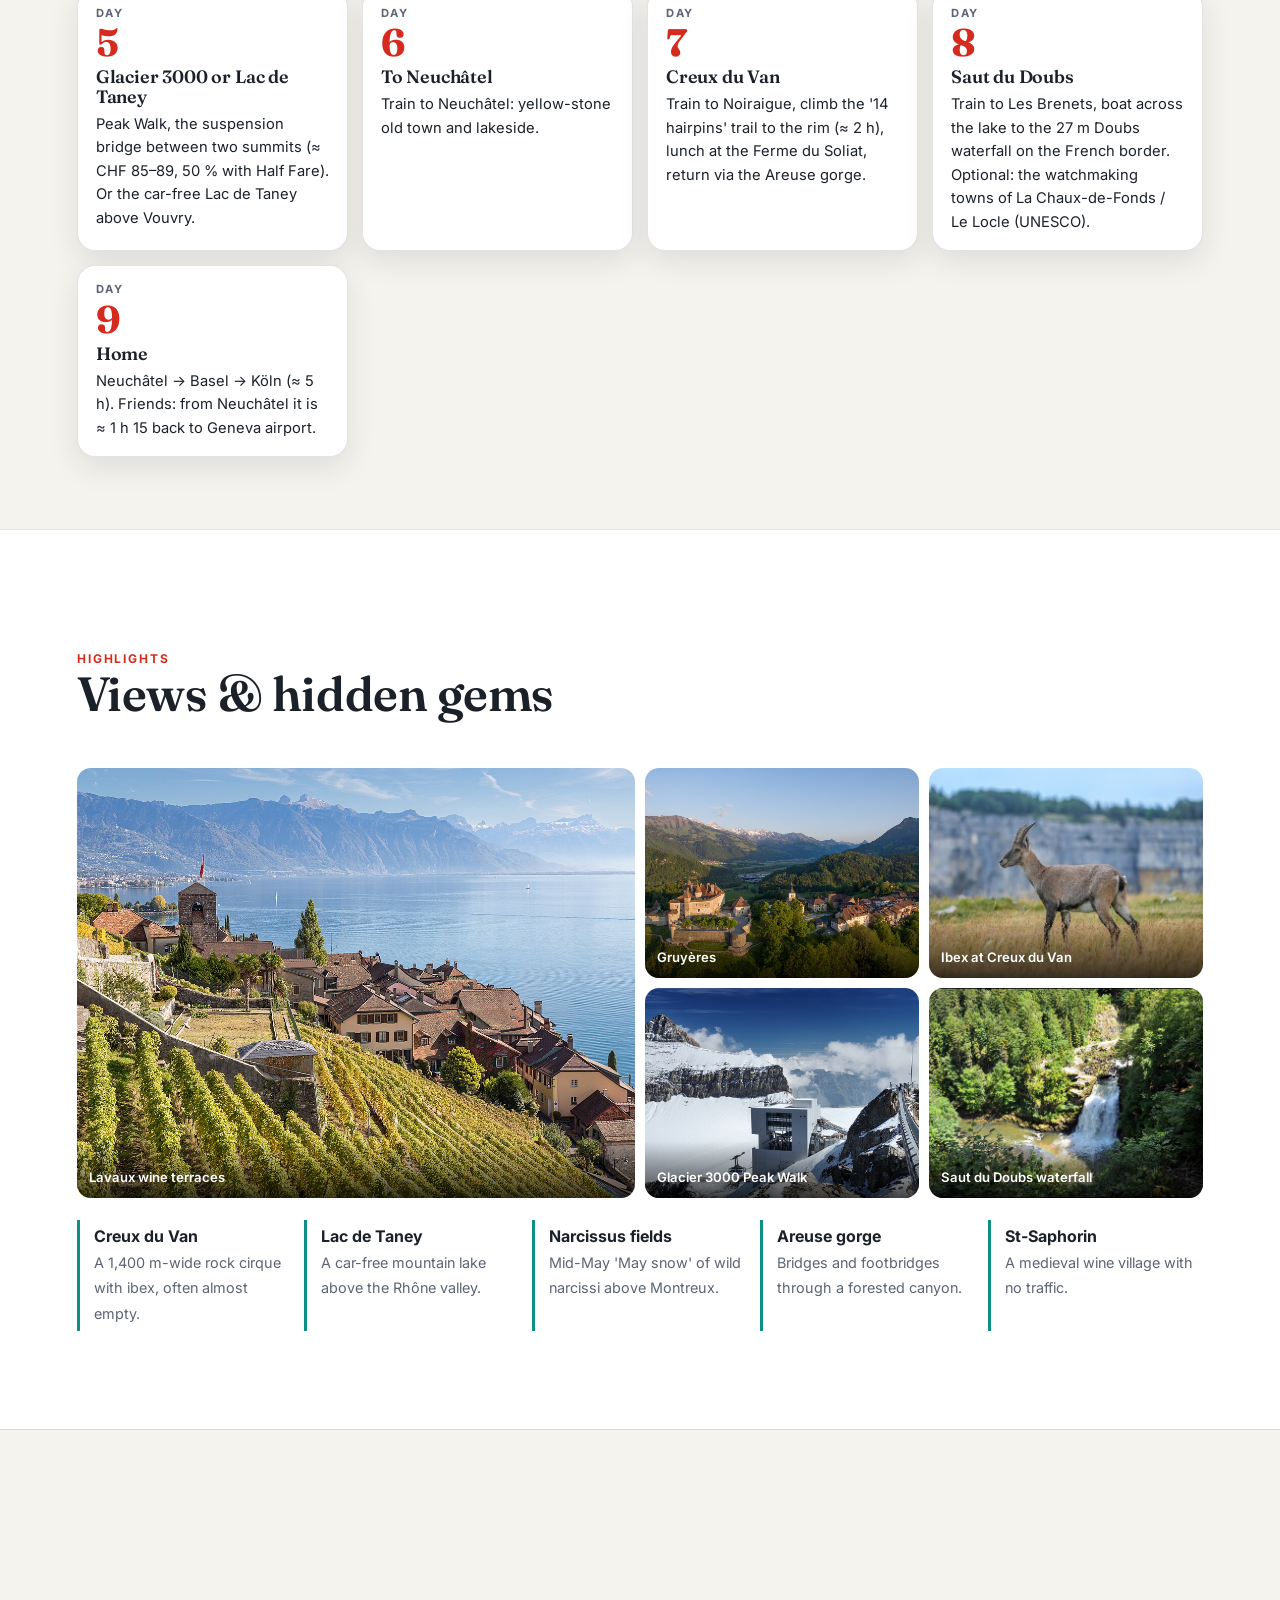
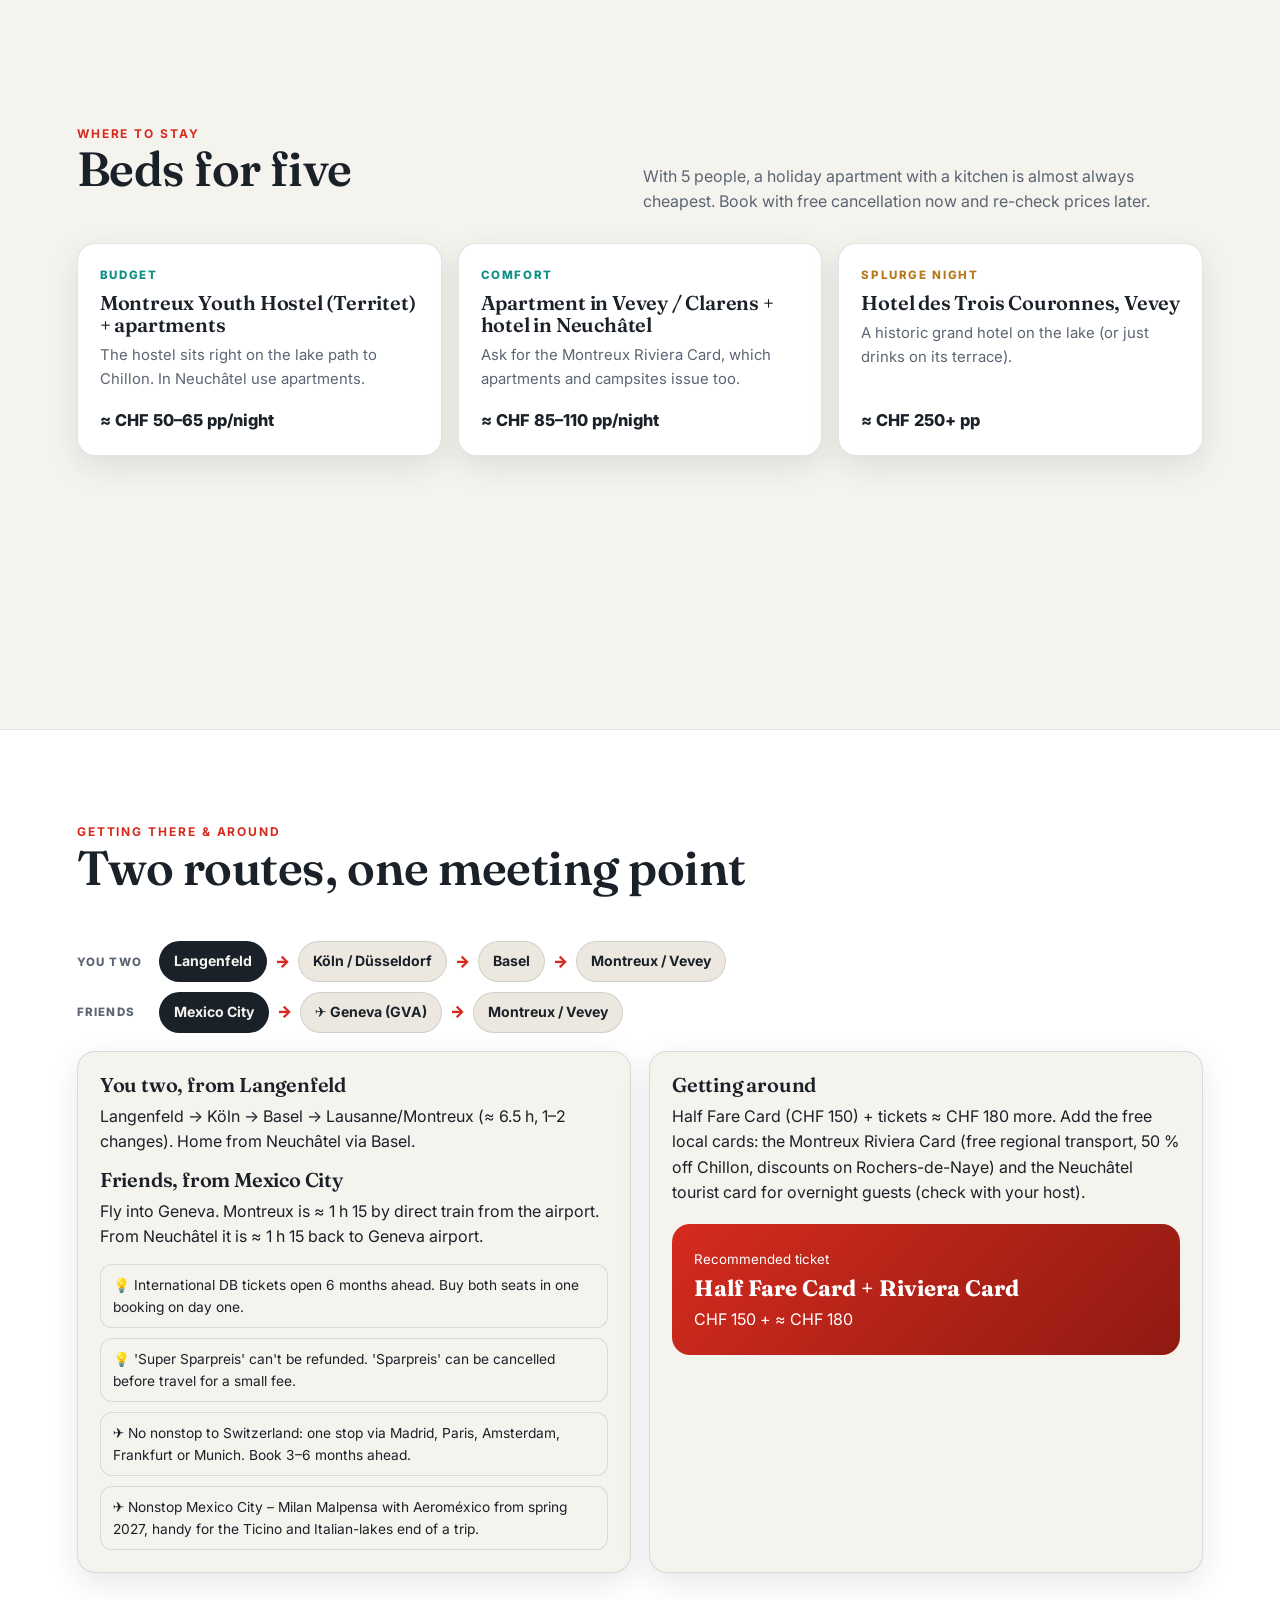
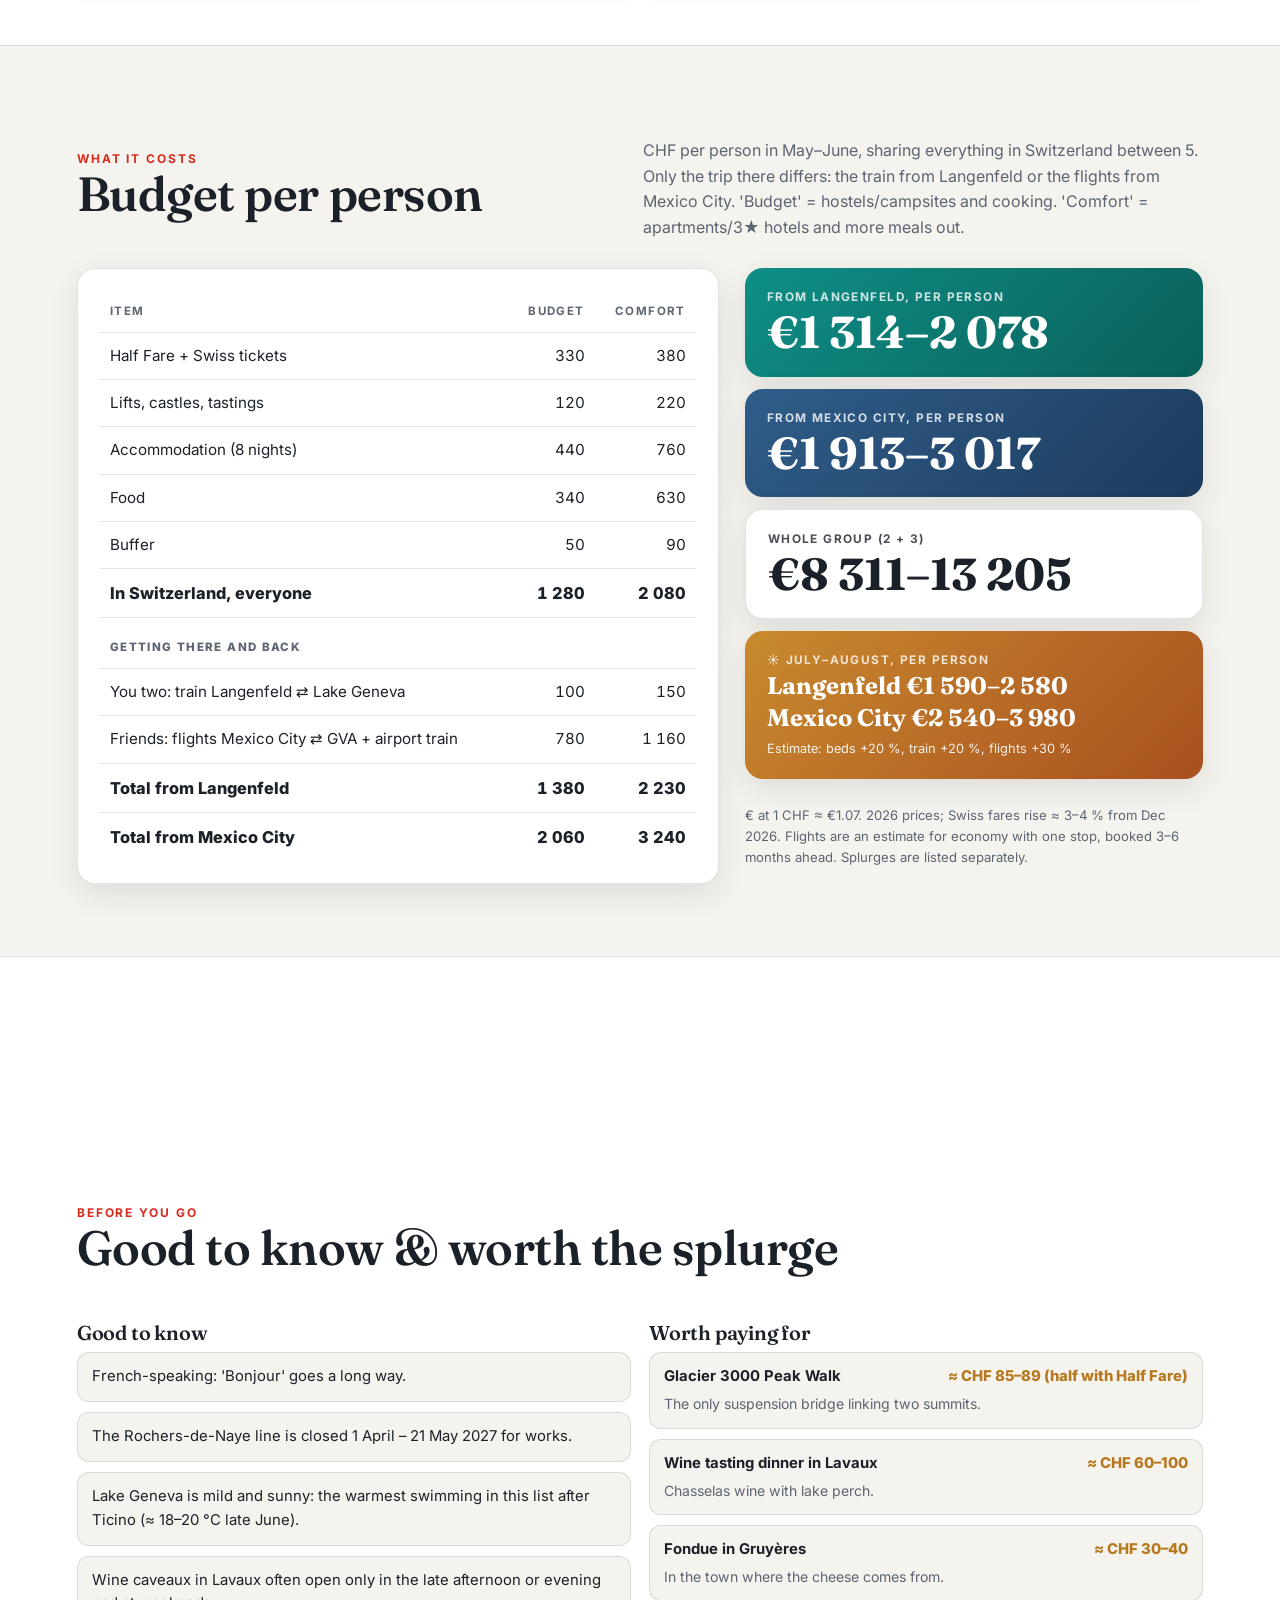
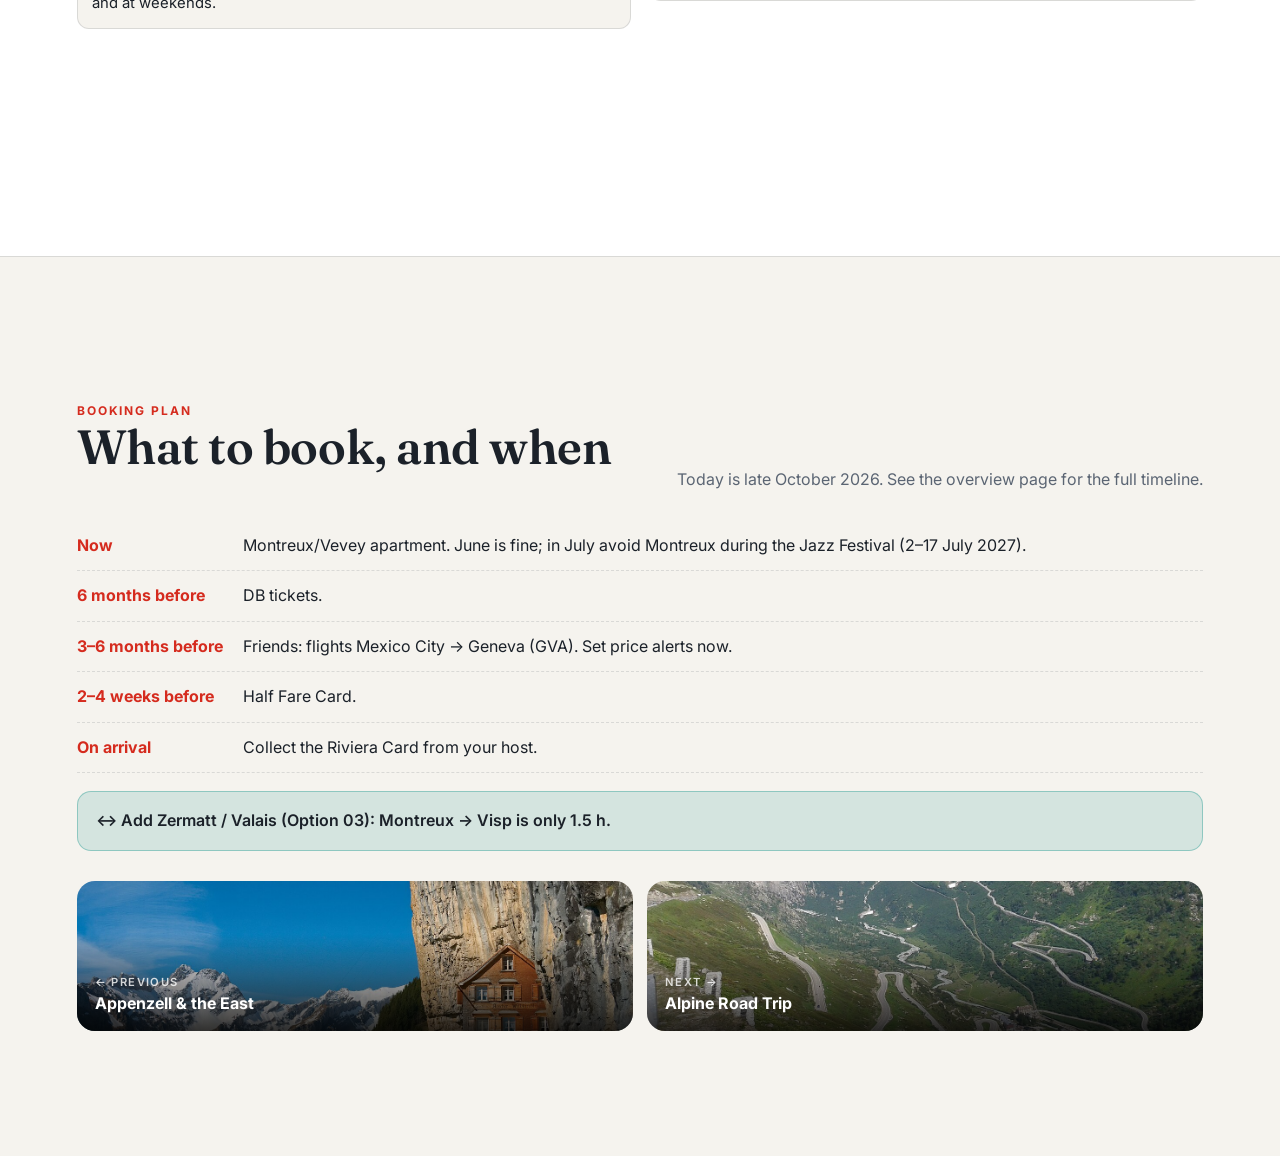
<file: options/08-lake-geneva-jura.html>
<!doctype html>
<html lang="en" class="deck">
<head>
<meta charset="utf-8">
<meta name="viewport" content="width=device-width, initial-scale=1">
<title>Lake Geneva &amp; the Jura – Switzerland 2027</title>
<meta name="description" content="Wine terraces above a sea-like lake, a castle on the water, the home of Gruyère cheese and the Jura&#x27;s hidden &#x27;Grand Canyon&#x27; with wild ibex.">
<link rel="preconnect" href="https://fonts.googleapis.com"><link rel="preconnect" href="https://fonts.gstatic.com" crossorigin><link href="https://fonts.googleapis.com/css2?family=Fraunces:ital,opsz,wght@0,9..144,500..700;1,9..144,400..600&family=Inter:wght@400;600;700;800&display=swap" rel="stylesheet">
<link rel="stylesheet" href="../assets/style.css">
<script>document.documentElement.classList.add("js-anim");setTimeout(function(){if(!window.__ch27)document.documentElement.classList.remove("js-anim");},2500);</script>
</head>

<body>
<div class="progress"></div>
<header class="topbar"><a href="../index.html">← All options</a><span class="title">Option 08 · Lake Geneva &amp; the Jura</span><span class="count">1 / 10</span><button class="icon-btn" data-theme-toggle aria-label="Toggle dark mode">◐</button></header>
<nav class="dots" aria-label="Slides"></nav>
<div class="keys"><button data-go="-1" aria-label="Previous slide">↑</button><button data-go="1" aria-label="Next slide">↓</button></div>
<section class="slide cover" id="cover" data-title="Cover">
  <div class="photo"><img src="../assets/img/lg-chillon.jpg" alt="Lake Geneva &amp; the Jura" class="kb" decoding="async"></div>
  <div class="big-num">08</div>
  <div class="inner on-photo">
    <div class="eyebrow reveal" style="--i:0">Option 08 of 10 · Switzerland May – August 2027</div>
    <h1 class="reveal" style="--i:1">Lake Geneva &amp; the Jura</h1>
    <div class="sub reveal" style="--i:2">Vineyards, castles &amp; a secret canyon</div>
    <p class="tagline reveal" style="--i:3">Wine terraces above a sea-like lake, a castle on the water, the home of Gruyère cheese and the Jura&#x27;s hidden &#x27;Grand Canyon&#x27; with wild ibex.</p>
    <div class="chips reveal" style="--i:4"><span class="chip">🗓 9 days · 8 nights</span><span class="chip">☀️ Best 10 May – 30 June</span><span class="chip">💶 ≈ €1 370–2 230 pp in Switzerland</span><span class="chip">🚆 ≈ 6.5 h by train · ✈️ friends via GVA</span></div>
  </div>
  <a class="scroll-hint" href="#glance">Scroll ↓</a>
</section>
<section class="slide alt" id="glance" data-title="At a glance">
  <div class="inner">
    <div class="slide-head"><div><div class="eyebrow">At a glance</div><h2>Why this trip</h2></div><p class="muted">Low altitude, so it is great in May (wild narcissus fields above Montreux). Note: Rochers-de-Naye is closed until 21 May 2027.</p></div>
    <div class="glance">
      <ul class="why"><li class="reveal" style="--i:0"><span class="n">1</span><span>The UNESCO Lavaux vineyards, Château de Chillon and Belle Époque paddle steamers.</span></li><li class="reveal" style="--i:1"><span class="n">2</span><span>Food heaven: Gruyère, fondue, chocolate (Cailler), local wines.</span></li><li class="reveal" style="--i:2"><span class="n">3</span><span>Creux du Van, a huge rock amphitheatre in the Jura with ibex, is a real hidden gem.</span></li><li class="reveal" style="--i:3"><span class="n">4</span><span>Montreux hotels give the Riviera Card: free local buses and trains, plus discounts.</span></li></ul>
      <div>
        <div class="scores reveal" style="--i:2"><div class="score"><span>Nature</span><div class="bar"><span style="--v:60%"></span></div><b>3</b></div><div class="score"><span>Views</span><div class="bar"><span style="--v:80%"></span></div><b>4</b></div><div class="score"><span>Hidden gems</span><div class="bar"><span style="--v:80%"></span></div><b>4</b></div><div class="score"><span>Budget</span><div class="bar"><span style="--v:60%"></span></div><b>3</b></div><div class="score"><span>Easy</span><div class="bar"><span style="--v:100%"></span></div><b>5</b></div></div>
        <div class="facts reveal" style="--i:3">
          <div class="fact"><b>Length</b>9 days / 8 nights</div>
          <div class="fact"><b>Best dates</b>10 May – 30 June 2027</div>
          <div class="fact"><b>Getting there</b>🚆 ≈ 6.5 h by train from Langenfeld<br>✈️ friends: GVA</div>
          <div class="fact"><b>Main ticket</b>Half Fare Card + Riviera Card</div>
        </div>
      </div>
    </div>
    <div class="route" aria-label="Route"><div class="stop reveal" style="--i:0"><div class="pin home">⌂</div><strong>Langenfeld + Mexico City</strong><small>you two by train · friends fly into GVA</small></div><div class="stop reveal" style="--i:1"><div class="pin">5</div><strong>Montreux / Vevey</strong><small>5 nights · lake, wine &amp; castles</small></div><div class="stop reveal" style="--i:2"><div class="pin">3</div><strong>Neuchâtel</strong><small>3 nights · Jura canyon &amp; falls</small></div><div class="stop reveal" style="--i:3"><div class="pin home">⌂</div><strong>Home</strong><small>day 9</small></div></div>
  </div>
</section>
<section class="slide" id="months" data-title="Month by month">
  <div class="inner">
    <div class="slide-head"><div><div class="eyebrow">When to go</div><h2>May to August, month by month</h2></div><p class="muted">July–August adds ≈ €90–160 per person in Switzerland (+7 %), mostly for beds, and the flights from Mexico City cost ≈ 30 % more. Passes, food and most lift tickets cost the same all summer.</p></div>
    <div class="months"><article class="mo r3 reveal" style="--i:0"><div class="mo-top"><h3>May</h3><span class="rate">Great</span></div><p>Narcissus fields, mild and quiet. Rochers-de-Naye reopens on 22 May.</p><div class="mo-price"><small>in Switzerland, per person</small>≈ €1 370–2 230</div><div class="mo-all">All-in from €1 480 (Langenfeld) · €2 200 (Mexico City)</div></article><article class="mo r3 reveal" style="--i:1"><div class="mo-top"><h3>June</h3><span class="rate">Great</span></div><p>Warm, the vines are green, and the lake is swimmable by late June.</p><div class="mo-price"><small>in Switzerland, per person</small>≈ €1 370–2 230</div><div class="mo-all">All-in from €1 480 (Langenfeld) · €2 200 (Mexico City)</div></article><article class="mo r2 reveal" style="--i:2"><div class="mo-top"><h3>July</h3><span class="rate">Good</span></div><p>Swimming weather. Avoid Montreux during the Jazz Festival (2–17 July 2027).</p><div class="mo-price"><small>in Switzerland, per person</small>≈ €1 460–2 390</div><div class="mo-all">All-in from €1 590 (Langenfeld) · €2 540 (Mexico City)</div></article><article class="mo r2 reveal" style="--i:3"><div class="mo-top"><h3>August</h3><span class="rate">Good</span></div><p>Hot and lively. The Lavaux terraces and Jura lakes are great for a swim.</p><div class="mo-price"><small>in Switzerland, per person</small>≈ €1 460–2 390</div><div class="mo-all">All-in from €1 590 (Langenfeld) · €2 540 (Mexico City)</div></article></div>
    <div class="stretch reveal" style="--i:4">☀️ Summer tip: In early July, base in Vevey or Lausanne instead of Montreux until the Jazz Festival ends (17 July 2027). The Jura stays cooler on hot days.</div>
  </div>
</section>
<section class="slide" id="itinerary" data-title="Day by day">
  <div class="inner">
    <div class="slide-head"><div><div class="eyebrow">The plan</div><h2>Day by day</h2></div><p class="muted">Keep 1–2 days flexible and save the big mountain days for clear weather.</p></div>
    <div class="days"><article class="day reveal" style="--i:0"><div class="d"><small>Day</small>1</div><h3>To Lake Geneva</h3><p>Langenfeld → Basel → Lausanne → Montreux (≈ 6.5 h). Lakeside promenade at sunset. Friends from Mexico City: fly into Geneva. Montreux is ≈ 1 h 15 by direct train from the airport.</p></article><article class="day reveal" style="--i:1"><div class="d"><small>Day</small>2</div><h3>Lavaux</h3><p>Train to Chexbres, walk down the terraces to St-Saphorin and Rivaz (≈ 2.5 h), taste wine at a caveau, and take a paddle steamer back.</p></article><article class="day reveal" style="--i:2"><div class="d"><small>Day</small>3</div><h3>Chillon &amp; the heights</h3><p>Château de Chillon (50 % off with the Riviera Card), then the Rochers-de-Naye cog railway (from 22 May 2027) or the narcissus meadows above Montreux (mid-May).</p></article><article class="day reveal" style="--i:3"><div class="d"><small>Day</small>4</div><h3>Gruyères</h3><p>Medieval Gruyères and its castle, the Maison du Gruyère dairy, the Cailler chocolate factory in Broc, and the Moléson summit.</p></article><article class="day reveal" style="--i:4"><div class="d"><small>Day</small>5</div><h3>Glacier 3000 or Lac de Taney</h3><p>Peak Walk, the suspension bridge between two summits (≈ CHF 85–89, 50 % with Half Fare). Or the car-free Lac de Taney above Vouvry.</p></article><article class="day reveal" style="--i:5"><div class="d"><small>Day</small>6</div><h3>To Neuchâtel</h3><p>Train to Neuchâtel: yellow-stone old town and lakeside.</p></article><article class="day reveal" style="--i:0"><div class="d"><small>Day</small>7</div><h3>Creux du Van</h3><p>Train to Noiraigue, climb the &#x27;14 hairpins&#x27; trail to the rim (≈ 2 h), lunch at the Ferme du Soliat, return via the Areuse gorge.</p></article><article class="day reveal" style="--i:1"><div class="d"><small>Day</small>8</div><h3>Saut du Doubs</h3><p>Train to Les Brenets, boat across the lake to the 27 m Doubs waterfall on the French border. Optional: the watchmaking towns of La Chaux-de-Fonds / Le Locle (UNESCO).</p></article><article class="day reveal" style="--i:2"><div class="d"><small>Day</small>9</div><h3>Home</h3><p>Neuchâtel → Basel → Köln (≈ 5 h). Friends: from Neuchâtel it is ≈ 1 h 15 back to Geneva airport.</p></article></div>
  </div>
</section>
<section class="slide alt" id="highlights" data-title="Highlights & hidden gems">
  <div class="inner">
    <div class="slide-head"><div><div class="eyebrow">Highlights</div><h2>Views & hidden gems</h2></div></div>
    <div class="gallery"><figure class="reveal" style="--i:0"><img src="../assets/img/lg-lavaux.jpg" alt="Lavaux wine terraces" loading="lazy" decoding="async"><figcaption>Lavaux wine terraces</figcaption></figure><figure class="reveal" style="--i:1"><img src="../assets/img/lg-gruyeres.jpg" alt="Gruyères" loading="lazy" decoding="async"><figcaption>Gruyères</figcaption></figure><figure class="reveal" style="--i:2"><img src="../assets/img/lg-creuxduvan.jpg" alt="Ibex at Creux du Van" loading="lazy" decoding="async"><figcaption>Ibex at Creux du Van</figcaption></figure><figure class="reveal" style="--i:3"><img src="../assets/img/lg-glacier3000.jpg" alt="Glacier 3000 Peak Walk" loading="lazy" decoding="async"><figcaption>Glacier 3000 Peak Walk</figcaption></figure><figure class="reveal" style="--i:4"><img src="../assets/img/lg-doubs.jpg" alt="Saut du Doubs waterfall" loading="lazy" decoding="async"><figcaption>Saut du Doubs waterfall</figcaption></figure></div>
    <div class="gems"><div class="gem reveal" style="--i:0"><b>Creux du Van</b><span>A 1,400 m-wide rock cirque with ibex, often almost empty.</span></div><div class="gem reveal" style="--i:1"><b>Lac de Taney</b><span>A car-free mountain lake above the Rhône valley.</span></div><div class="gem reveal" style="--i:2"><b>Narcissus fields</b><span>Mid-May &#x27;May snow&#x27; of wild narcissi above Montreux.</span></div><div class="gem reveal" style="--i:3"><b>Areuse gorge</b><span>Bridges and footbridges through a forested canyon.</span></div><div class="gem reveal" style="--i:4"><b>St-Saphorin</b><span>A medieval wine village with no traffic.</span></div></div>
  </div>
</section>
<section class="slide" id="stay" data-title="Where to stay">
  <div class="inner">
    <div class="slide-head"><div><div class="eyebrow">Where to stay</div><h2>Beds for five</h2></div><p class="muted">With 5 people, a holiday apartment with a kitchen is almost always cheapest. Book with free cancellation now and re-check prices later.</p></div>
    <div class="tiers"><div class="tier reveal" style="--i:0"><span class="label">Budget</span><h3>Montreux Youth Hostel (Territet) + apartments</h3><p>The hostel sits right on the lake path to Chillon. In Neuchâtel use apartments.</p><span class="price">≈ CHF 50–65 pp/night</span></div><div class="tier reveal" style="--i:1"><span class="label">Comfort</span><h3>Apartment in Vevey / Clarens + hotel in Neuchâtel</h3><p>Ask for the Montreux Riviera Card, which apartments and campsites issue too.</p><span class="price">≈ CHF 85–110 pp/night</span></div><div class="tier reveal" style="--i:2"><span class="label">Splurge night</span><h3>Hotel des Trois Couronnes, Vevey</h3><p>A historic grand hotel on the lake (or just drinks on its terrace).</p><span class="price">≈ CHF 250+ pp</span></div></div>
  </div>
</section>
<section class="slide alt" id="transport" data-title="Getting there & around">
  <div class="inner">
    <div class="slide-head"><div><div class="eyebrow">Getting there & around</div><h2>Two routes, one meeting point</h2></div></div>
    <div class="trip-line reveal"><span class="who">You two</span><span class="node home">Langenfeld</span><span class="arrow">→</span><span class="node">Köln / Düsseldorf</span><span class="arrow">→</span><span class="node">Basel</span><span class="arrow">→</span><span class="node">Montreux / Vevey</span></div>
    <div class="trip-line reveal" style="--i:1"><span class="who">Friends</span><span class="node home">Mexico City</span><span class="arrow">→</span><span class="node">✈️ Geneva (GVA)</span><span class="arrow">→</span><span class="node">Montreux / Vevey</span></div>
    <div class="two">
      <div class="panel reveal" style="--i:1"><h3>You two, from Langenfeld</h3><p>Langenfeld → Köln → Basel → Lausanne/Montreux (≈ 6.5 h, 1–2 changes). Home from Neuchâtel via Basel.</p>
        <h3>Friends, from Mexico City</h3><p>Fly into Geneva. Montreux is ≈ 1 h 15 by direct train from the airport. From Neuchâtel it is ≈ 1 h 15 back to Geneva airport.</p>
        <ul class="list"><li>💡 International DB tickets open 6 months ahead. Buy both seats in one booking on day one.</li><li>💡 &#x27;Super Sparpreis&#x27; can&#x27;t be refunded. &#x27;Sparpreis&#x27; can be cancelled before travel for a small fee.</li><li>✈️ No nonstop to Switzerland: one stop via Madrid, Paris, Amsterdam, Frankfurt or Munich. Book 3–6 months ahead.</li><li>✈️ Nonstop Mexico City – Milan Malpensa with Aeroméxico from spring 2027, handy for the Ticino and Italian-lakes end of a trip.</li></ul></div>
      <div class="panel reveal" style="--i:2"><h3>Getting around</h3><p>Half Fare Card (CHF 150) + tickets ≈ CHF 180 more. Add the free local cards: the Montreux Riviera Card (free regional transport, 50 % off Chillon, discounts on Rochers-de-Naye) and the Neuchâtel tourist card for overnight guests (check with your host).</p>
        <div class="pass-box"><small>Recommended ticket</small><b>Half Fare Card + Riviera Card</b>CHF 150 + ≈ CHF 180</div></div>
    </div>
  </div>
</section>
<section class="slide" id="costs" data-title="Costs">
  <div class="inner">
    <div class="slide-head"><div><div class="eyebrow">What it costs</div><h2>Budget per person</h2></div><p class="muted">CHF per person in May–June, sharing everything in Switzerland between 5. Only the trip there differs: the train from Langenfeld or the flights from Mexico City. 'Budget' = hostels/campsites and cooking. 'Comfort' = apartments/3★ hotels and more meals out.</p></div>
    <div class="cost-grid">
      <div class="panel reveal"><table class="costs">
        <thead><tr><th>Item</th><th class="num">Budget</th><th class="num">Comfort</th></tr></thead>
        <tbody><tr><td>Half Fare + Swiss tickets</td><td class="num">330</td><td class="num">380</td></tr><tr><td>Lifts, castles, tastings</td><td class="num">120</td><td class="num">220</td></tr><tr><td>Accommodation (8 nights)</td><td class="num">440</td><td class="num">760</td></tr><tr><td>Food</td><td class="num">340</td><td class="num">630</td></tr><tr><td>Buffer</td><td class="num">50</td><td class="num">90</td></tr><tr class="total"><td>In Switzerland, everyone</td><td class="num">1 280</td><td class="num">2 080</td></tr><tr class="group"><td colspan="3">Getting there and back</td></tr><tr><td>You two: train Langenfeld ⇄ Lake Geneva</td><td class="num">100</td><td class="num">150</td></tr><tr><td>Friends: flights Mexico City ⇄ GVA + airport train</td><td class="num">780</td><td class="num">1 160</td></tr><tr class="total"><td>Total from Langenfeld</td><td class="num">1 380</td><td class="num">2 230</td></tr><tr class="total"><td>Total from Mexico City</td><td class="num">2 060</td><td class="num">3 240</td></tr></tbody>
      </table></div>
      <div class="totals">
        <div class="total-card hl reveal" style="--i:1"><small>From Langenfeld, per person</small><div class="amount">€<span data-count="1480">1 480</span>–<span data-count="2390">2 390</span></div></div>
        <div class="total-card mex reveal" style="--i:2"><small>From Mexico City, per person</small><div class="amount">€<span data-count="2200">2 200</span>–<span data-count="3470">3 470</span></div></div>
        <div class="total-card reveal" style="--i:3"><small>Whole group (2 + 3)</small><div class="amount">€<span data-count="9560">9 560</span>–<span data-count="15190">15 190</span></div></div>
        <div class="total-card summer reveal" style="--i:4"><small>☀️ July–August, per person</small><div class="amount sm">Langenfeld €1 590–2 580<br>Mexico City €2 540–3 980</div><span class="d">Estimate: beds +20 %, train +20 %, flights +30 %</span></div>
        <p class="note">€ at 1 CHF ≈ €1.07. 2026 prices; Swiss fares rise ≈ 3–4 % from Dec 2026. Flights are an estimate for economy with one stop, booked 3–6 months ahead. Splurges are listed separately.</p>
      </div>
    </div>
  </div>
</section>
<section class="slide alt" id="tips" data-title="Good to know">
  <div class="inner">
    <div class="slide-head"><div><div class="eyebrow">Before you go</div><h2>Good to know & worth the splurge</h2></div></div>
    <div class="split3">
      <div><h3>Good to know</h3><ul class="list"><li class="reveal" style="--i:0">French-speaking: &#x27;Bonjour&#x27; goes a long way.</li><li class="reveal" style="--i:1">The Rochers-de-Naye line is closed 1 April – 21 May 2027 for works.</li><li class="reveal" style="--i:2">Lake Geneva is mild and sunny: the warmest swimming in this list after Ticino (≈ 18–20 °C late June).</li><li class="reveal" style="--i:3">Wine caveaux in Lavaux often open only in the late afternoon or evening and at weekends.</li></ul></div>
      <div><h3>Worth paying for</h3><ul class="list"><li class="splurge reveal" style="--i:0"><b>Glacier 3000 Peak Walk</b><span class="p">≈ CHF 85–89 (half with Half Fare)</span><span>The only suspension bridge linking two summits.</span></li><li class="splurge reveal" style="--i:1"><b>Wine tasting dinner in Lavaux</b><span class="p">≈ CHF 60–100</span><span>Chasselas wine with lake perch.</span></li><li class="splurge reveal" style="--i:2"><b>Fondue in Gruyères</b><span class="p">≈ CHF 30–40</span><span>In the town where the cheese comes from.</span></li></ul></div>
    </div>
  </div>
</section>
<section class="slide" id="booking" data-title="Booking plan">
  <div class="inner">
    <div class="slide-head"><div><div class="eyebrow">Booking plan</div><h2>What to book, and when</h2></div><p class="muted">Today is late October 2026. See the overview page for the full timeline.</p></div>
    <div class="steps"><div class="step reveal" style="--i:0"><b>Now</b><span>Montreux/Vevey apartment. June is fine; in July avoid Montreux during the Jazz Festival (2–17 July 2027).</span></div><div class="step reveal" style="--i:1"><b>6 months before</b><span>DB tickets.</span></div><div class="step reveal" style="--i:2"><b>3–6 months before</b><span>Friends: flights Mexico City → Geneva (GVA). Set price alerts now.</span></div><div class="step reveal" style="--i:3"><b>2–4 weeks before</b><span>Half Fare Card.</span></div><div class="step reveal" style="--i:4"><b>On arrival</b><span>Collect the Riviera Card from your host.</span></div></div>
    <div class="stretch reveal" style="--i:5">↔ Add Zermatt / Valais (Option 03): Montreux → Visp is only 1.5 h.</div>
    <div class="endnav">
      <a href="07-appenzell-east.html"><img src="../assets/img/ap-aescher.jpg" alt="Appenzell &amp; the East" loading="lazy" decoding="async"><span><small>← Previous</small>Appenzell &amp; the East</span></a>
      <a href="09-alpine-road-trip.html"><img src="../assets/img/rt-grimsel.jpg" alt="Alpine Road Trip" loading="lazy" decoding="async"><span><small>Next →</small>Alpine Road Trip</span></a>
    </div>
  </div>
</section>
<script src="../assets/app.js"></script>
</body>
</html>
</file>
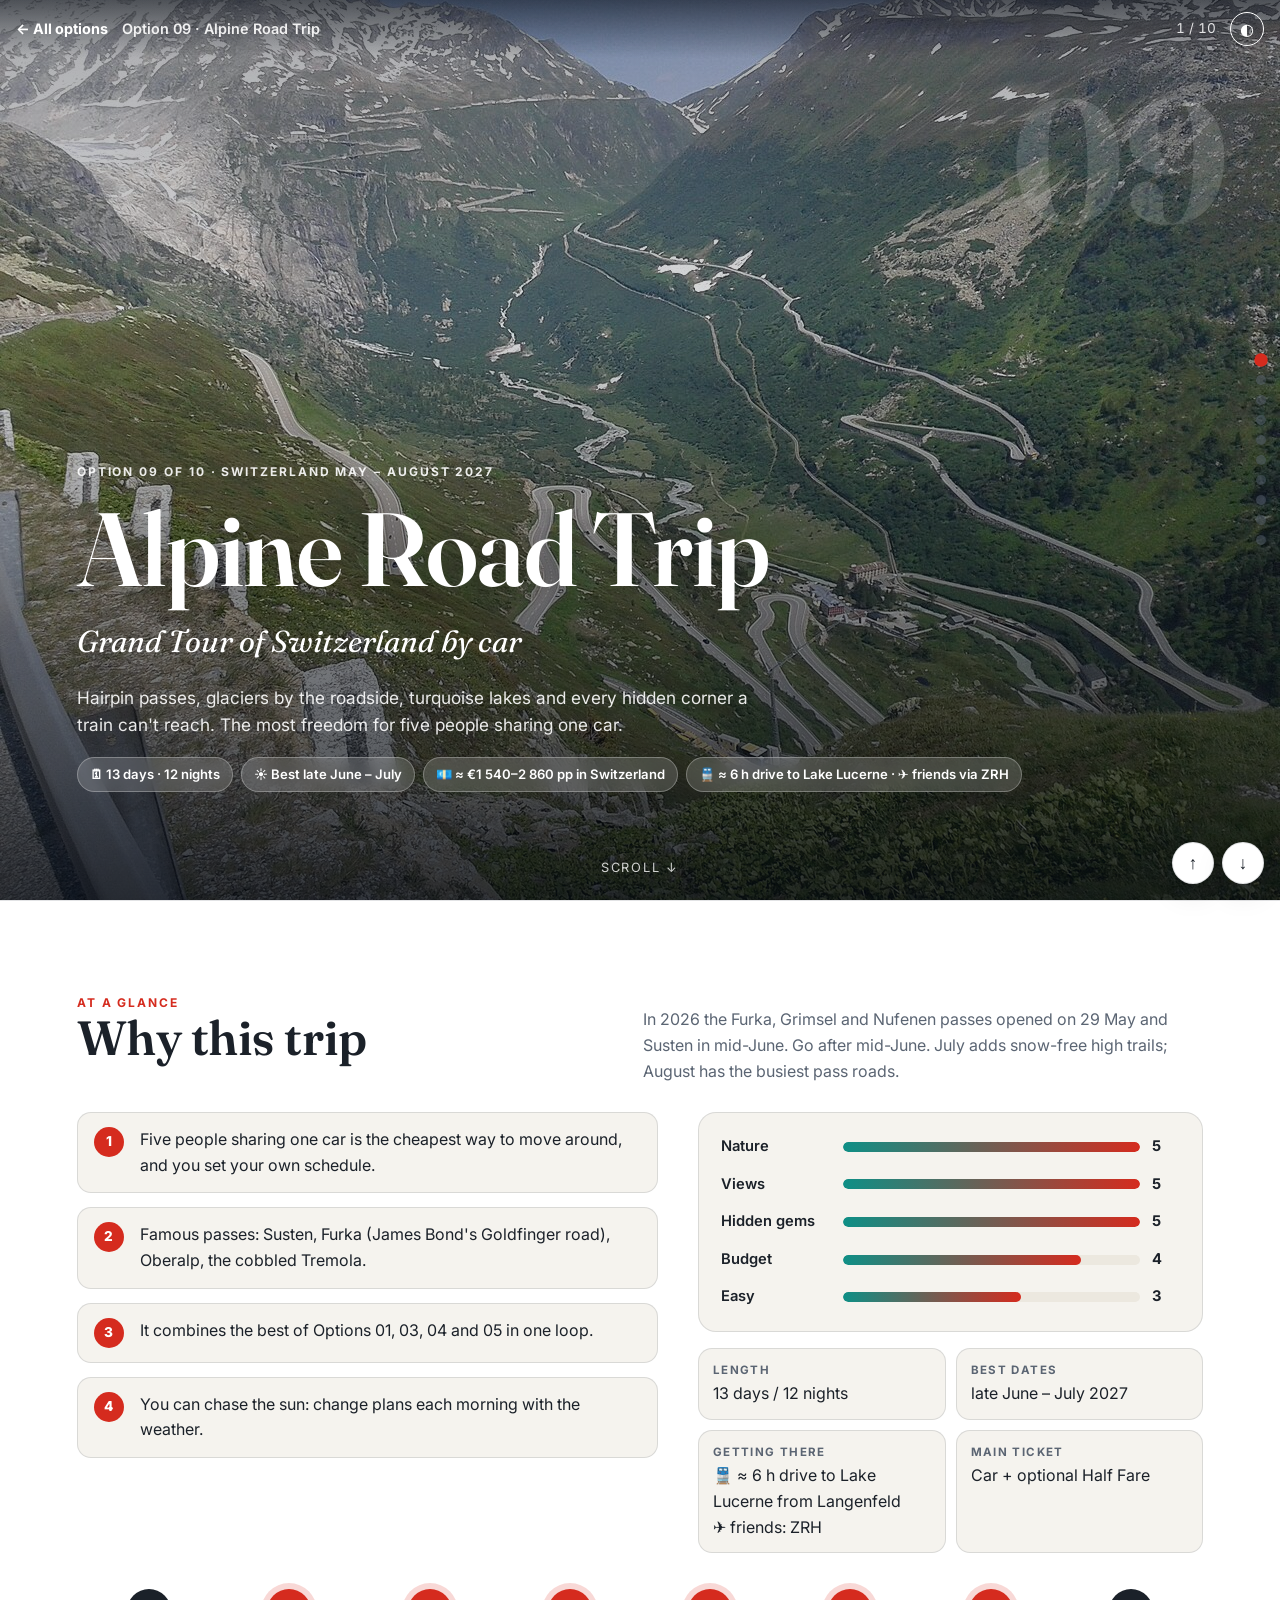
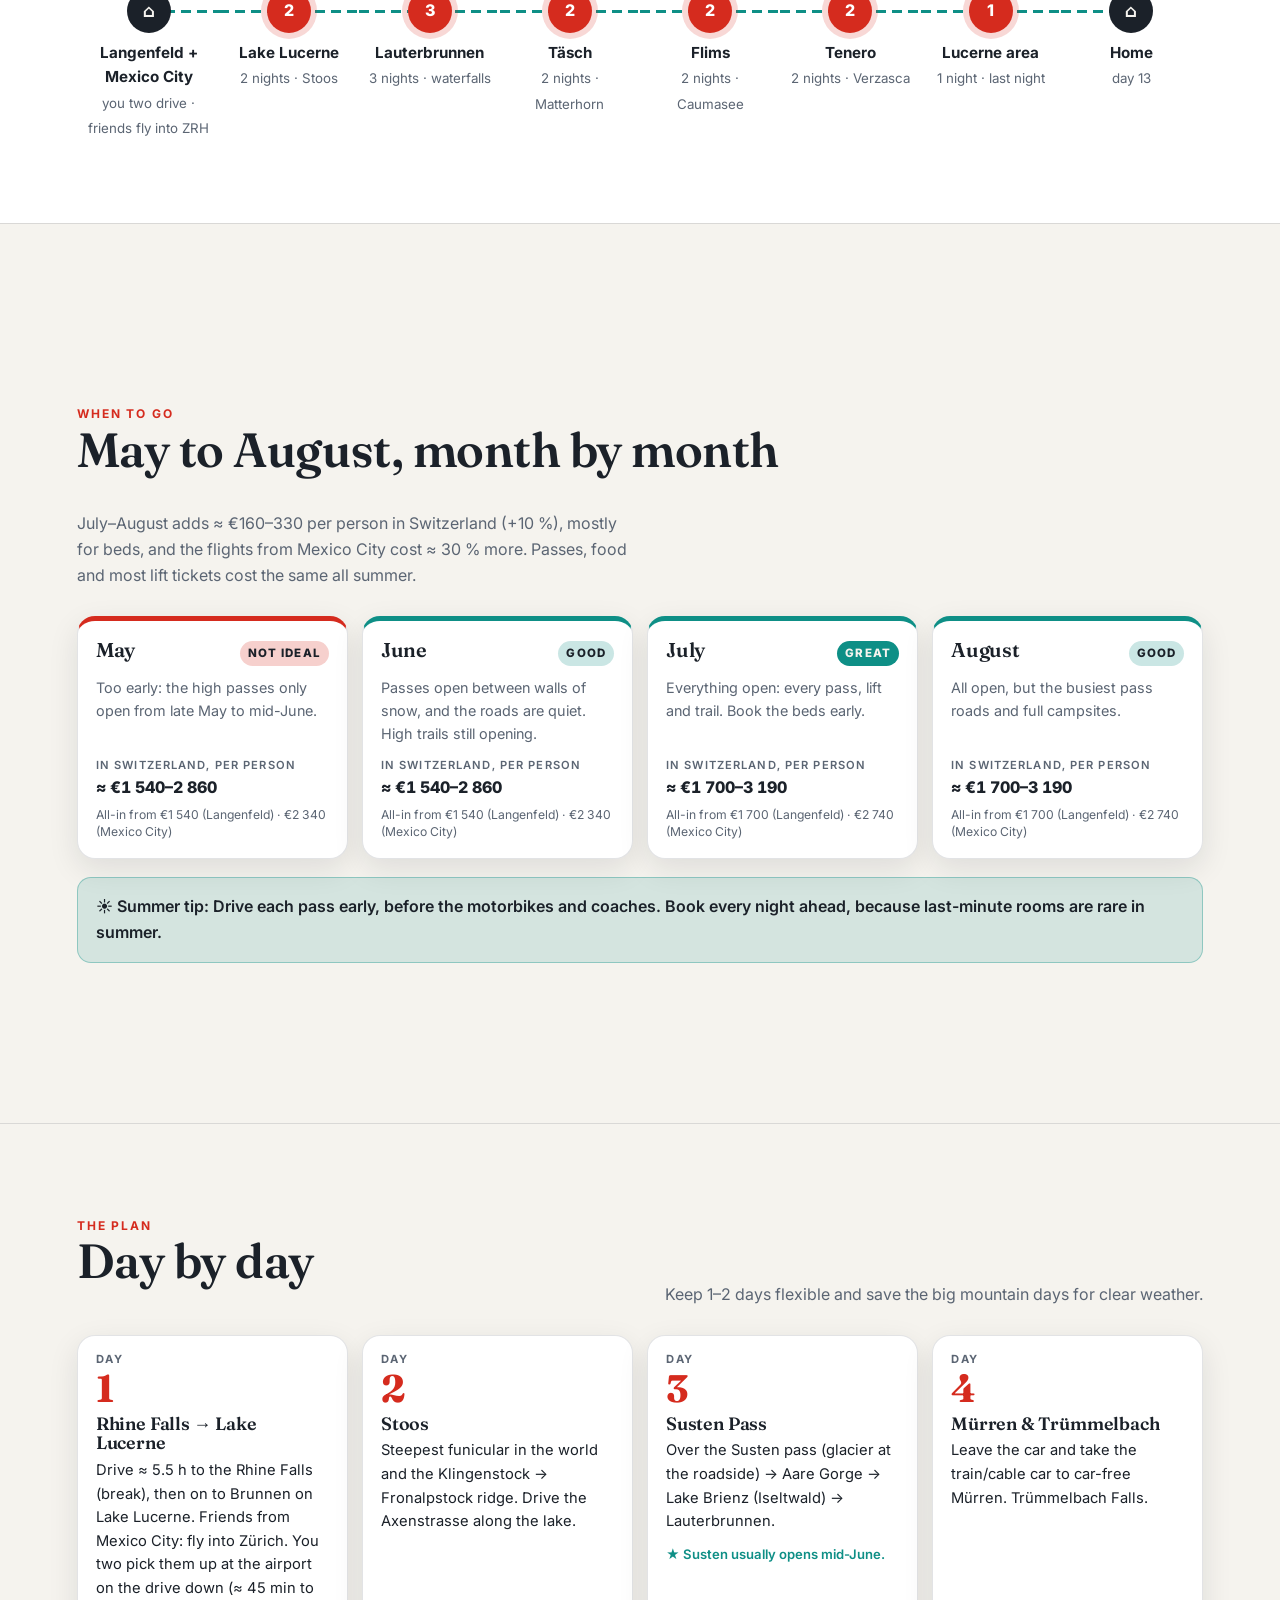
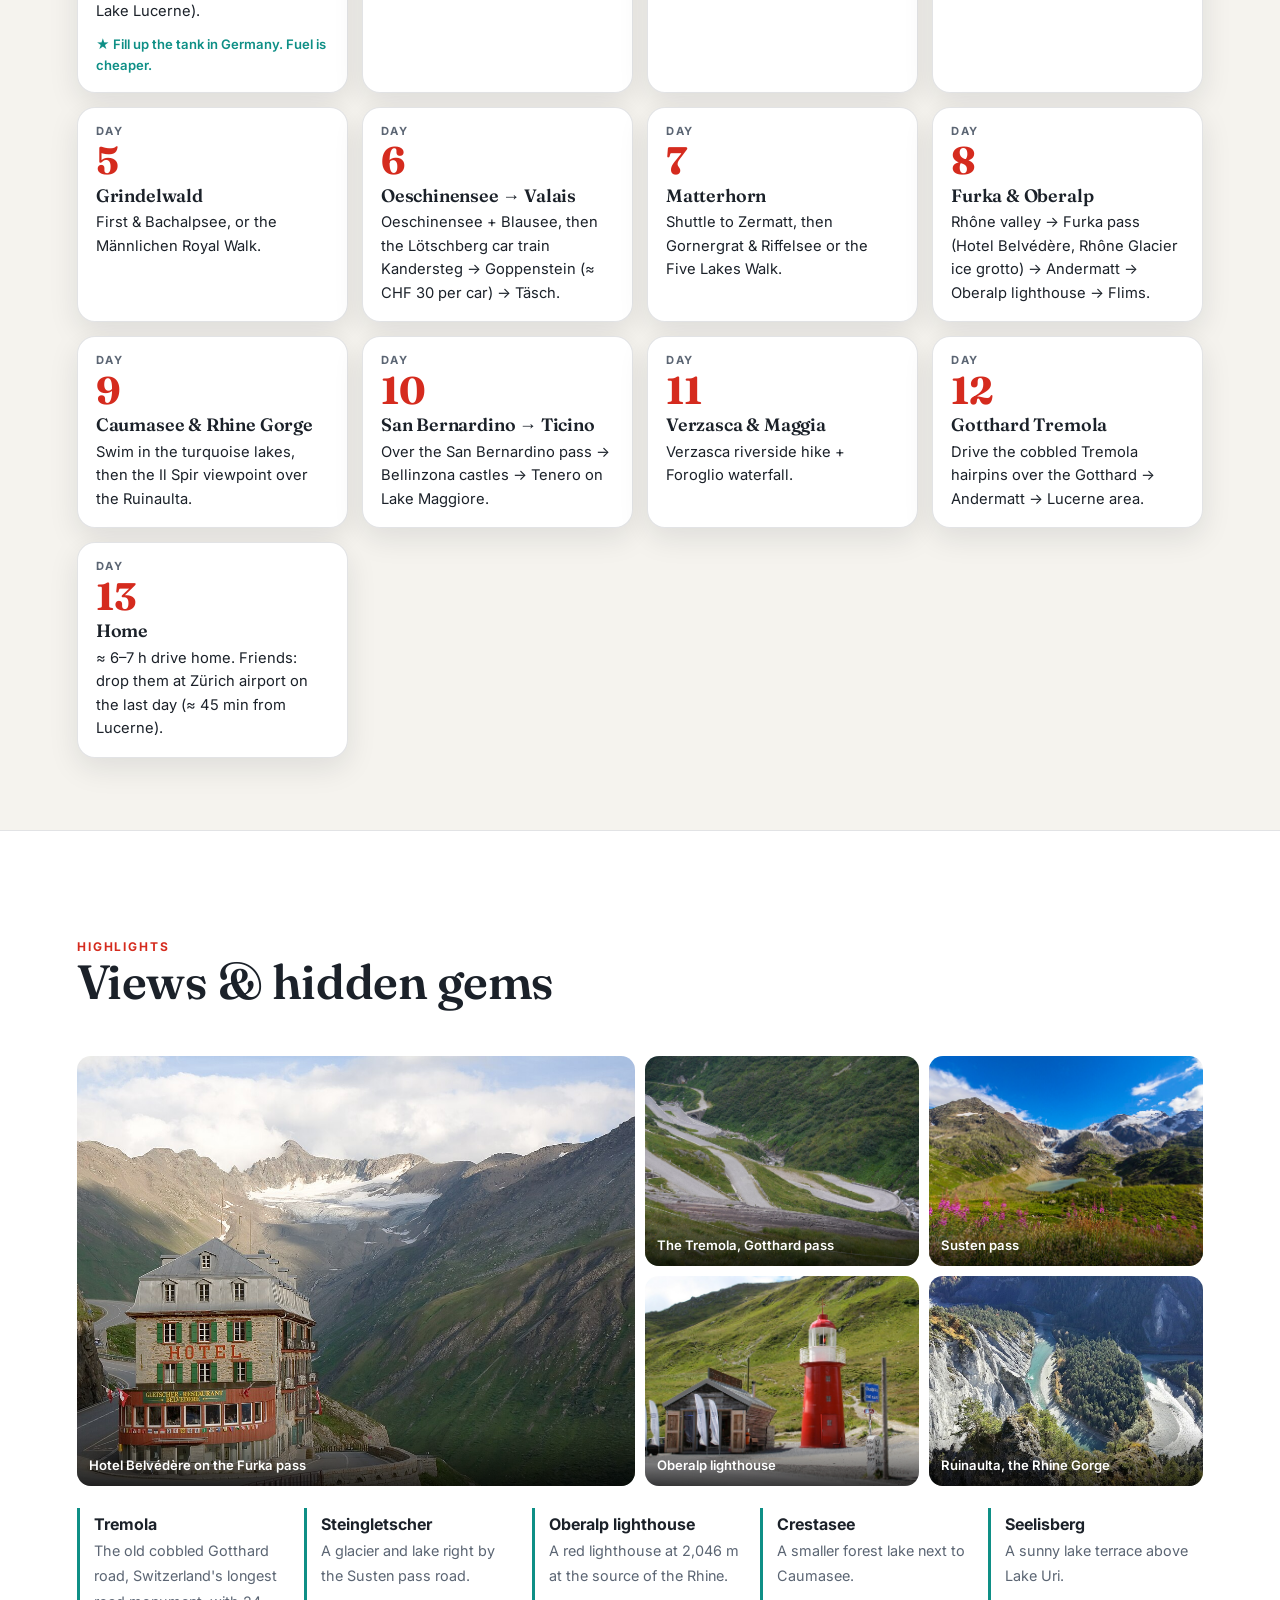
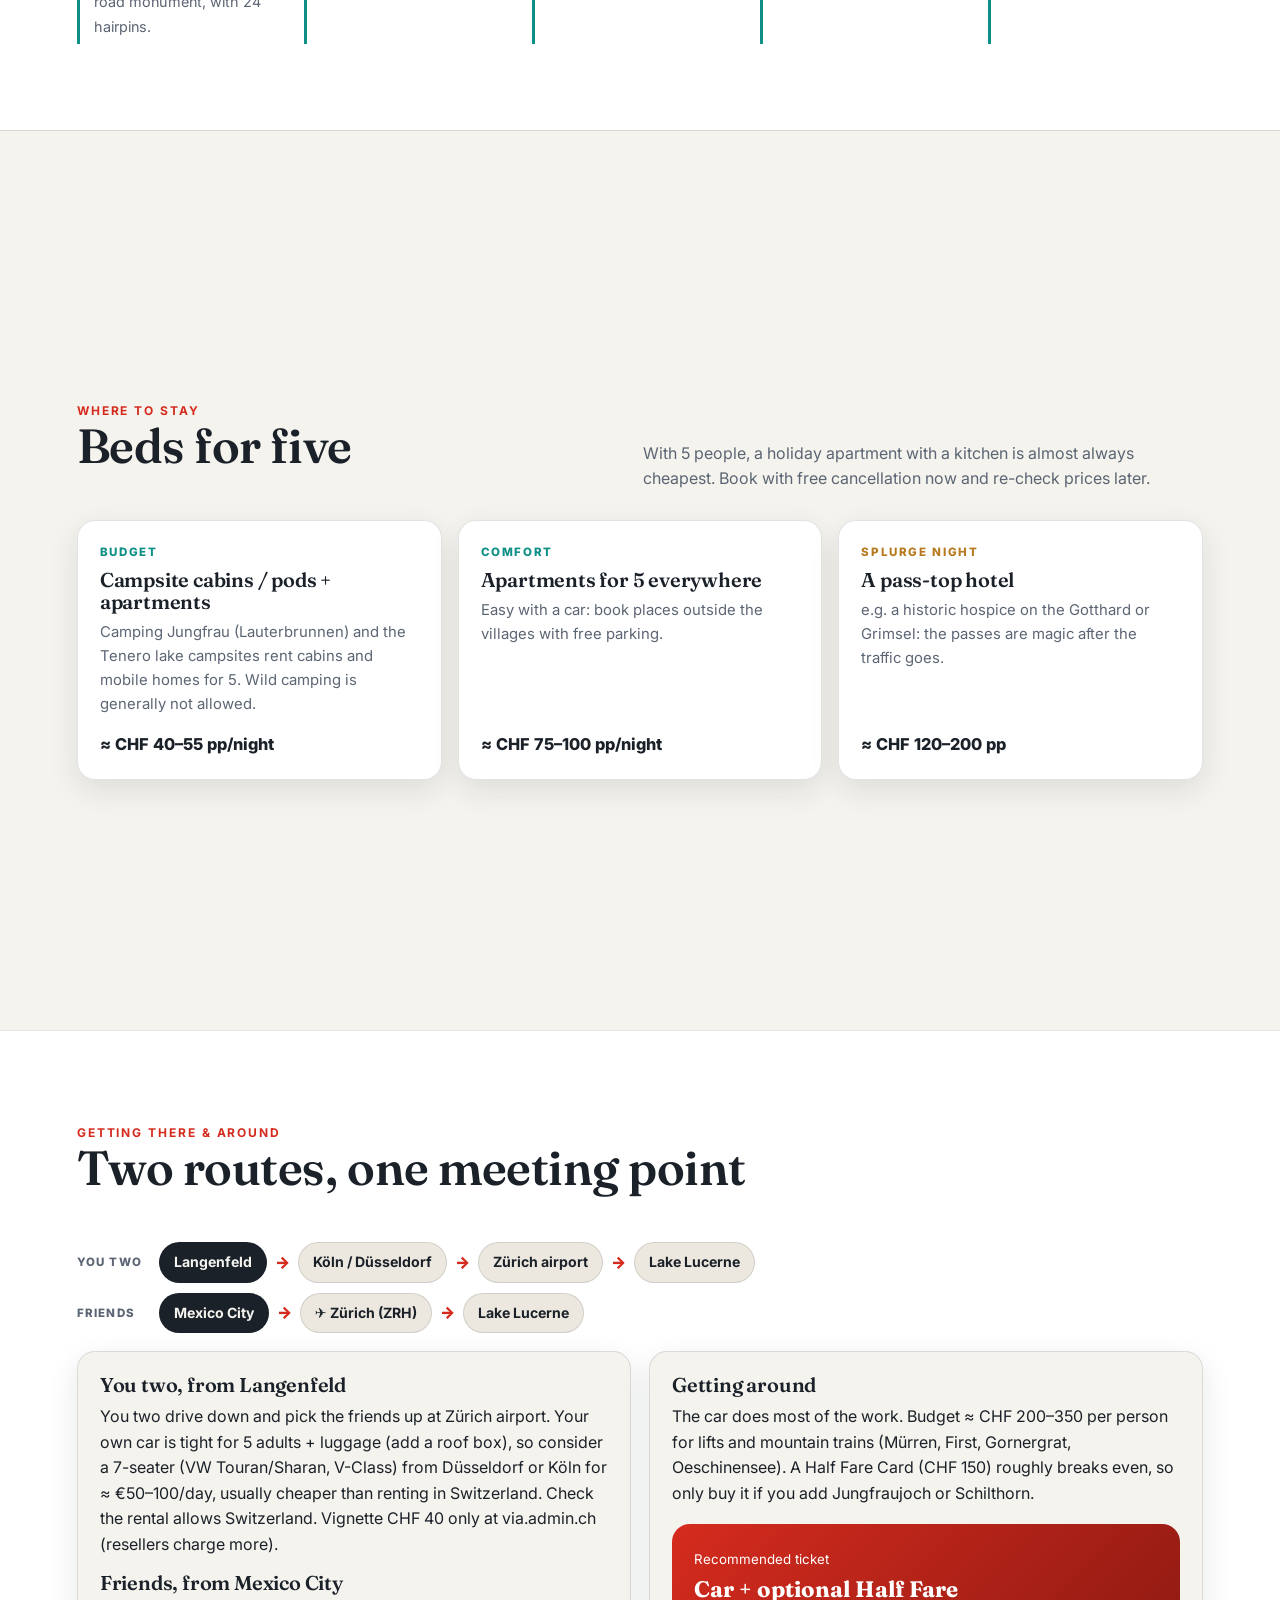
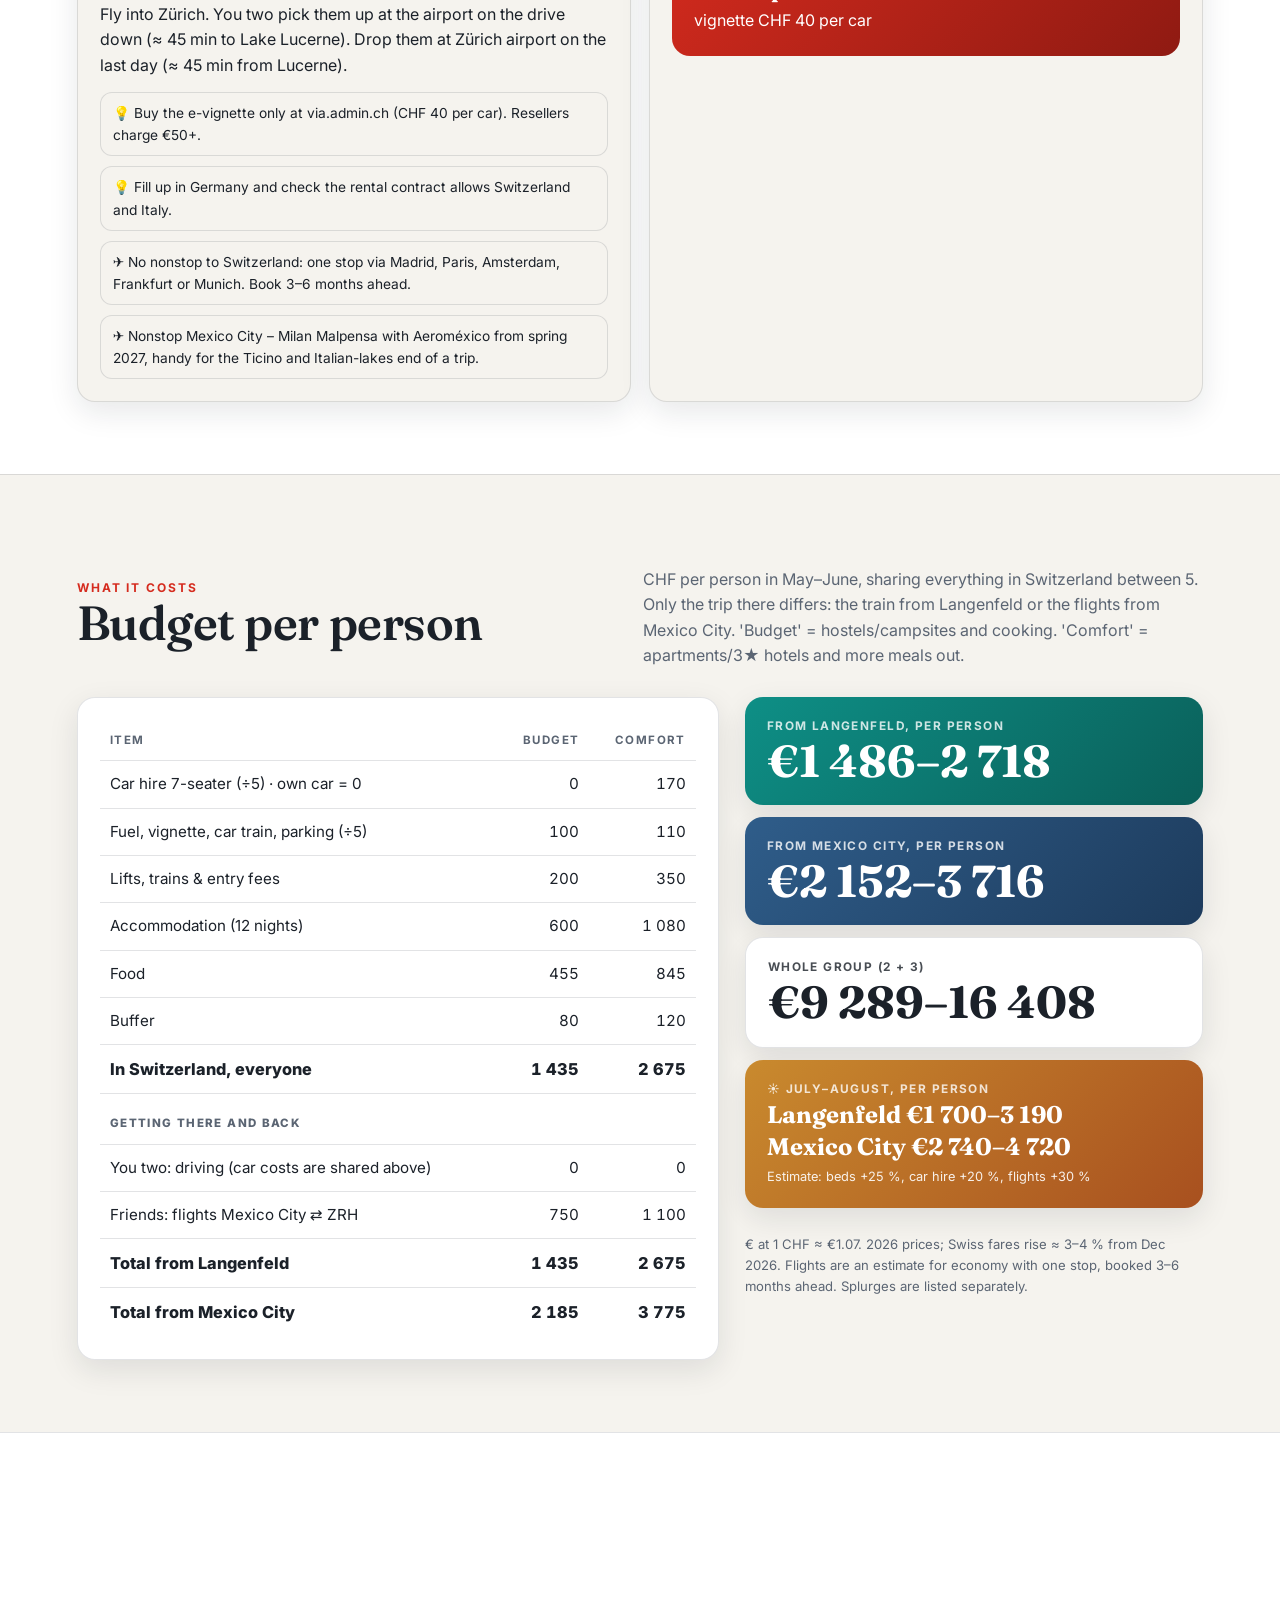
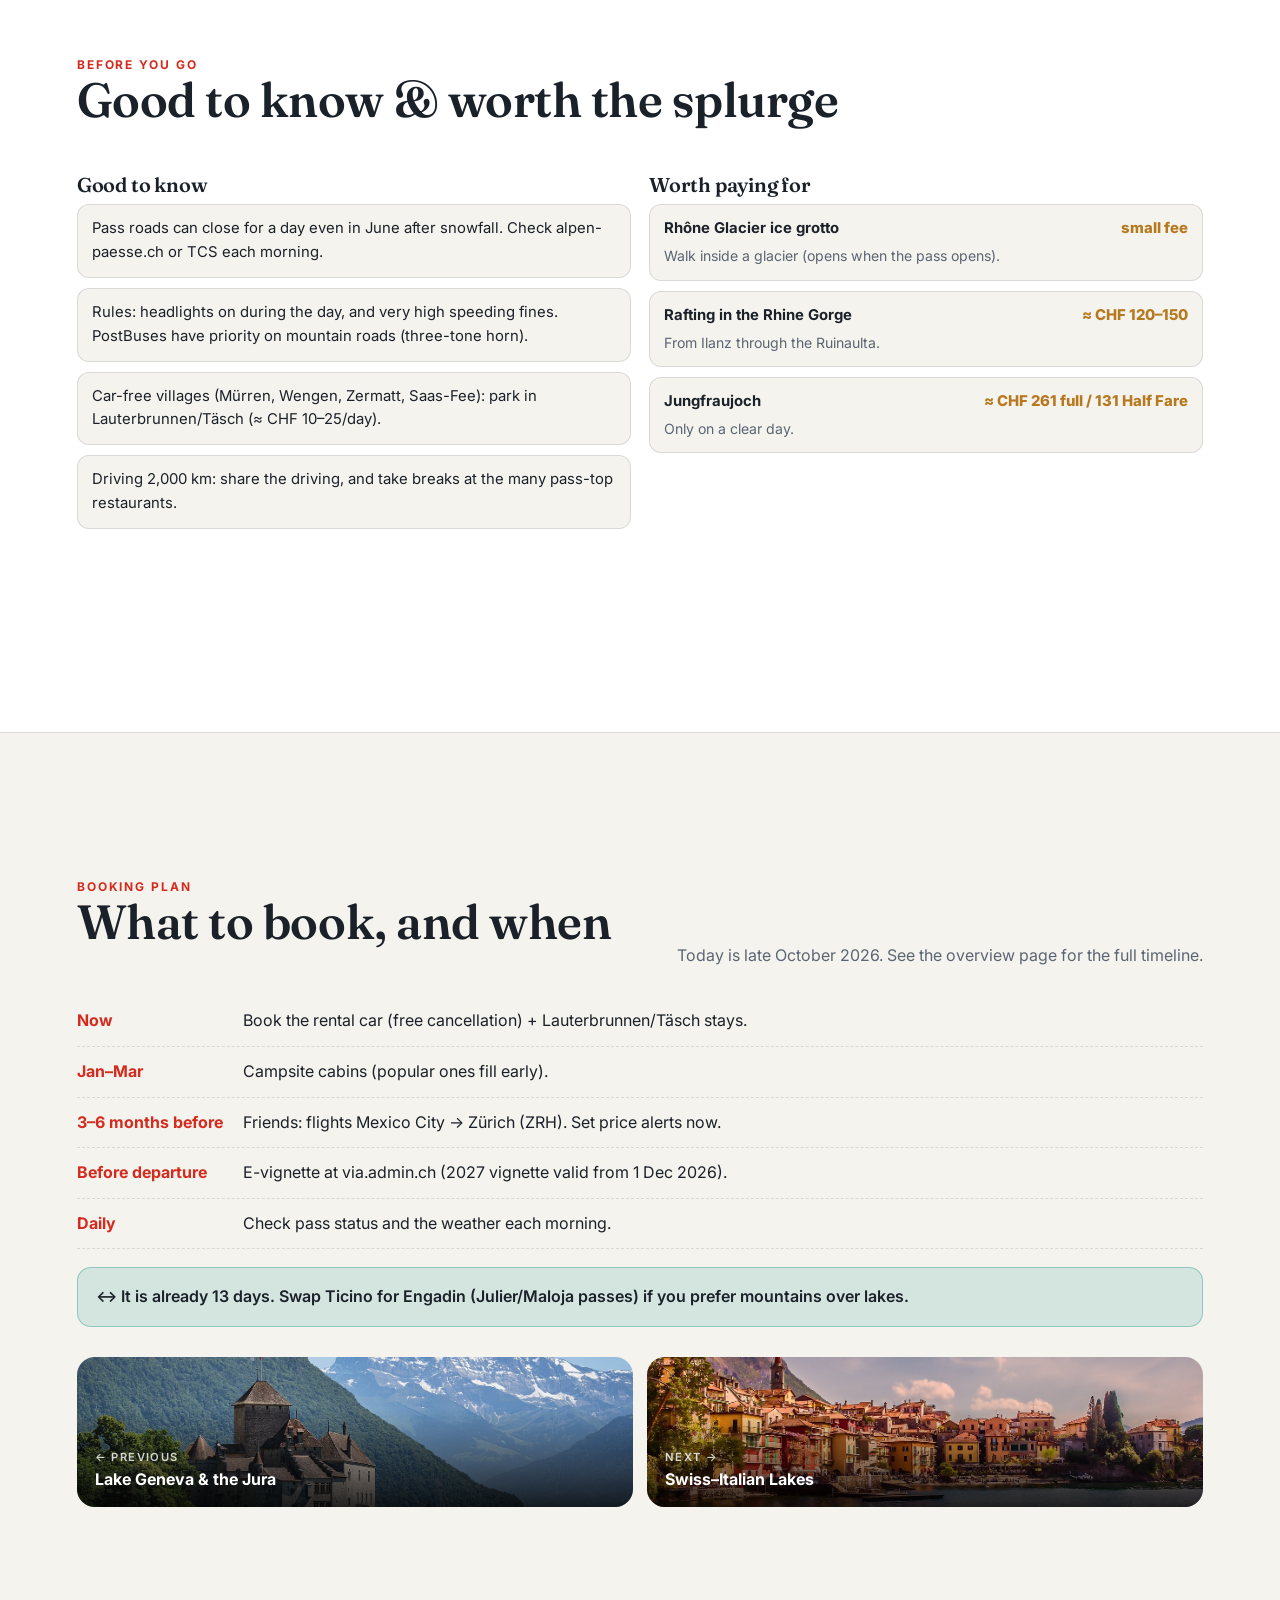
<file: options/09-alpine-road-trip.html>
<!doctype html>
<html lang="en" class="deck">
<head>
<meta charset="utf-8">
<meta name="viewport" content="width=device-width, initial-scale=1">
<title>Alpine Road Trip – Switzerland 2027</title>
<meta name="description" content="Hairpin passes, glaciers by the roadside, turquoise lakes and every hidden corner a train can&#x27;t reach. The most freedom for five people sharing one car.">
<link rel="preconnect" href="https://fonts.googleapis.com"><link rel="preconnect" href="https://fonts.gstatic.com" crossorigin><link href="https://fonts.googleapis.com/css2?family=Fraunces:ital,opsz,wght@0,9..144,500..700;1,9..144,400..600&family=Inter:wght@400;600;700;800&display=swap" rel="stylesheet">
<link rel="stylesheet" href="../assets/style.css">
<script>document.documentElement.classList.add("js-anim");setTimeout(function(){if(!window.__ch27)document.documentElement.classList.remove("js-anim");},2500);</script>
</head>

<body>
<div class="progress"></div>
<header class="topbar"><a href="../index.html">← All options</a><span class="title">Option 09 · Alpine Road Trip</span><span class="count">1 / 10</span><button class="icon-btn" data-theme-toggle aria-label="Toggle dark mode">◐</button></header>
<nav class="dots" aria-label="Slides"></nav>
<div class="keys"><button data-go="-1" aria-label="Previous slide">↑</button><button data-go="1" aria-label="Next slide">↓</button></div>
<section class="slide cover" id="cover" data-title="Cover">
  <div class="photo"><img src="../assets/img/rt-grimsel.jpg" alt="Alpine Road Trip" class="kb" decoding="async"></div>
  <div class="big-num">09</div>
  <div class="inner on-photo">
    <div class="eyebrow reveal" style="--i:0">Option 09 of 10 · Switzerland May – August 2027</div>
    <h1 class="reveal" style="--i:1">Alpine Road Trip</h1>
    <div class="sub reveal" style="--i:2">Grand Tour of Switzerland by car</div>
    <p class="tagline reveal" style="--i:3">Hairpin passes, glaciers by the roadside, turquoise lakes and every hidden corner a train can&#x27;t reach. The most freedom for five people sharing one car.</p>
    <div class="chips reveal" style="--i:4"><span class="chip">🗓 13 days · 12 nights</span><span class="chip">☀️ Best late June – July</span><span class="chip">💶 ≈ €1 540–2 860 pp in Switzerland</span><span class="chip">🚆 ≈ 6 h drive to Lake Lucerne · ✈️ friends via ZRH</span></div>
  </div>
  <a class="scroll-hint" href="#glance">Scroll ↓</a>
</section>
<section class="slide alt" id="glance" data-title="At a glance">
  <div class="inner">
    <div class="slide-head"><div><div class="eyebrow">At a glance</div><h2>Why this trip</h2></div><p class="muted">In 2026 the Furka, Grimsel and Nufenen passes opened on 29 May and Susten in mid-June. Go after mid-June. July adds snow-free high trails; August has the busiest pass roads.</p></div>
    <div class="glance">
      <ul class="why"><li class="reveal" style="--i:0"><span class="n">1</span><span>Five people sharing one car is the cheapest way to move around, and you set your own schedule.</span></li><li class="reveal" style="--i:1"><span class="n">2</span><span>Famous passes: Susten, Furka (James Bond&#x27;s Goldfinger road), Oberalp, the cobbled Tremola.</span></li><li class="reveal" style="--i:2"><span class="n">3</span><span>It combines the best of Options 01, 03, 04 and 05 in one loop.</span></li><li class="reveal" style="--i:3"><span class="n">4</span><span>You can chase the sun: change plans each morning with the weather.</span></li></ul>
      <div>
        <div class="scores reveal" style="--i:2"><div class="score"><span>Nature</span><div class="bar"><span style="--v:100%"></span></div><b>5</b></div><div class="score"><span>Views</span><div class="bar"><span style="--v:100%"></span></div><b>5</b></div><div class="score"><span>Hidden gems</span><div class="bar"><span style="--v:100%"></span></div><b>5</b></div><div class="score"><span>Budget</span><div class="bar"><span style="--v:80%"></span></div><b>4</b></div><div class="score"><span>Easy</span><div class="bar"><span style="--v:60%"></span></div><b>3</b></div></div>
        <div class="facts reveal" style="--i:3">
          <div class="fact"><b>Length</b>13 days / 12 nights</div>
          <div class="fact"><b>Best dates</b>late June – July 2027</div>
          <div class="fact"><b>Getting there</b>🚆 ≈ 6 h drive to Lake Lucerne from Langenfeld<br>✈️ friends: ZRH</div>
          <div class="fact"><b>Main ticket</b>Car + optional Half Fare</div>
        </div>
      </div>
    </div>
    <div class="route" aria-label="Route"><div class="stop reveal" style="--i:0"><div class="pin home">⌂</div><strong>Langenfeld + Mexico City</strong><small>you two drive · friends fly into ZRH</small></div><div class="stop reveal" style="--i:1"><div class="pin">2</div><strong>Lake Lucerne</strong><small>2 nights · Stoos</small></div><div class="stop reveal" style="--i:2"><div class="pin">3</div><strong>Lauterbrunnen</strong><small>3 nights · waterfalls</small></div><div class="stop reveal" style="--i:3"><div class="pin">2</div><strong>Täsch</strong><small>2 nights · Matterhorn</small></div><div class="stop reveal" style="--i:4"><div class="pin">2</div><strong>Flims</strong><small>2 nights · Caumasee</small></div><div class="stop reveal" style="--i:5"><div class="pin">2</div><strong>Tenero</strong><small>2 nights · Verzasca</small></div><div class="stop reveal" style="--i:6"><div class="pin">1</div><strong>Lucerne area</strong><small>1 night · last night</small></div><div class="stop reveal" style="--i:7"><div class="pin home">⌂</div><strong>Home</strong><small>day 13</small></div></div>
  </div>
</section>
<section class="slide" id="months" data-title="Month by month">
  <div class="inner">
    <div class="slide-head"><div><div class="eyebrow">When to go</div><h2>May to August, month by month</h2></div><p class="muted">July–August adds ≈ €160–330 per person in Switzerland (+10 %), mostly for beds, and the flights from Mexico City cost ≈ 30 % more. Passes, food and most lift tickets cost the same all summer.</p></div>
    <div class="months"><article class="mo r0 reveal" style="--i:0"><div class="mo-top"><h3>May</h3><span class="rate">Not ideal</span></div><p>Too early: the high passes only open from late May to mid-June.</p><div class="mo-price"><small>in Switzerland, per person</small>≈ €1 540–2 860</div><div class="mo-all">All-in from €1 540 (Langenfeld) · €2 340 (Mexico City)</div></article><article class="mo r2 reveal" style="--i:1"><div class="mo-top"><h3>June</h3><span class="rate">Good</span></div><p>Passes open between walls of snow, and the roads are quiet. High trails still opening.</p><div class="mo-price"><small>in Switzerland, per person</small>≈ €1 540–2 860</div><div class="mo-all">All-in from €1 540 (Langenfeld) · €2 340 (Mexico City)</div></article><article class="mo r3 reveal" style="--i:2"><div class="mo-top"><h3>July</h3><span class="rate">Great</span></div><p>Everything open: every pass, lift and trail. Book the beds early.</p><div class="mo-price"><small>in Switzerland, per person</small>≈ €1 700–3 190</div><div class="mo-all">All-in from €1 700 (Langenfeld) · €2 740 (Mexico City)</div></article><article class="mo r2 reveal" style="--i:3"><div class="mo-top"><h3>August</h3><span class="rate">Good</span></div><p>All open, but the busiest pass roads and full campsites.</p><div class="mo-price"><small>in Switzerland, per person</small>≈ €1 700–3 190</div><div class="mo-all">All-in from €1 700 (Langenfeld) · €2 740 (Mexico City)</div></article></div>
    <div class="stretch reveal" style="--i:4">☀️ Summer tip: Drive each pass early, before the motorbikes and coaches. Book every night ahead, because last-minute rooms are rare in summer.</div>
  </div>
</section>
<section class="slide" id="itinerary" data-title="Day by day">
  <div class="inner">
    <div class="slide-head"><div><div class="eyebrow">The plan</div><h2>Day by day</h2></div><p class="muted">Keep 1–2 days flexible and save the big mountain days for clear weather.</p></div>
    <div class="days"><article class="day reveal" style="--i:0"><div class="d"><small>Day</small>1</div><h3>Rhine Falls → Lake Lucerne</h3><p>Drive ≈ 5.5 h to the Rhine Falls (break), then on to Brunnen on Lake Lucerne. Friends from Mexico City: fly into Zürich. You two pick them up at the airport on the drive down (≈ 45 min to Lake Lucerne).</p><div class="tip">Fill up the tank in Germany. Fuel is cheaper.</div></article><article class="day reveal" style="--i:1"><div class="d"><small>Day</small>2</div><h3>Stoos</h3><p>Steepest funicular in the world and the Klingenstock → Fronalpstock ridge. Drive the Axenstrasse along the lake.</p></article><article class="day reveal" style="--i:2"><div class="d"><small>Day</small>3</div><h3>Susten Pass</h3><p>Over the Susten pass (glacier at the roadside) → Aare Gorge → Lake Brienz (Iseltwald) → Lauterbrunnen.</p><div class="tip">Susten usually opens mid-June.</div></article><article class="day reveal" style="--i:3"><div class="d"><small>Day</small>4</div><h3>Mürren &amp; Trümmelbach</h3><p>Leave the car and take the train/cable car to car-free Mürren. Trümmelbach Falls.</p></article><article class="day reveal" style="--i:4"><div class="d"><small>Day</small>5</div><h3>Grindelwald</h3><p>First &amp; Bachalpsee, or the Männlichen Royal Walk.</p></article><article class="day reveal" style="--i:5"><div class="d"><small>Day</small>6</div><h3>Oeschinensee → Valais</h3><p>Oeschinensee + Blausee, then the Lötschberg car train Kandersteg → Goppenstein (≈ CHF 30 per car) → Täsch.</p></article><article class="day reveal" style="--i:0"><div class="d"><small>Day</small>7</div><h3>Matterhorn</h3><p>Shuttle to Zermatt, then Gornergrat &amp; Riffelsee or the Five Lakes Walk.</p></article><article class="day reveal" style="--i:1"><div class="d"><small>Day</small>8</div><h3>Furka &amp; Oberalp</h3><p>Rhône valley → Furka pass (Hotel Belvédère, Rhône Glacier ice grotto) → Andermatt → Oberalp lighthouse → Flims.</p></article><article class="day reveal" style="--i:2"><div class="d"><small>Day</small>9</div><h3>Caumasee &amp; Rhine Gorge</h3><p>Swim in the turquoise lakes, then the Il Spir viewpoint over the Ruinaulta.</p></article><article class="day reveal" style="--i:3"><div class="d"><small>Day</small>10</div><h3>San Bernardino → Ticino</h3><p>Over the San Bernardino pass → Bellinzona castles → Tenero on Lake Maggiore.</p></article><article class="day reveal" style="--i:4"><div class="d"><small>Day</small>11</div><h3>Verzasca &amp; Maggia</h3><p>Verzasca riverside hike + Foroglio waterfall.</p></article><article class="day reveal" style="--i:5"><div class="d"><small>Day</small>12</div><h3>Gotthard Tremola</h3><p>Drive the cobbled Tremola hairpins over the Gotthard → Andermatt → Lucerne area.</p></article><article class="day reveal" style="--i:0"><div class="d"><small>Day</small>13</div><h3>Home</h3><p>≈ 6–7 h drive home. Friends: drop them at Zürich airport on the last day (≈ 45 min from Lucerne).</p></article></div>
  </div>
</section>
<section class="slide alt" id="highlights" data-title="Highlights & hidden gems">
  <div class="inner">
    <div class="slide-head"><div><div class="eyebrow">Highlights</div><h2>Views & hidden gems</h2></div></div>
    <div class="gallery"><figure class="reveal" style="--i:0"><img src="../assets/img/rt-furka.jpg" alt="Hotel Belvédère on the Furka pass" loading="lazy" decoding="async"><figcaption>Hotel Belvédère on the Furka pass</figcaption></figure><figure class="reveal" style="--i:1"><img src="../assets/img/rt-tremola.jpg" alt="The Tremola, Gotthard pass" loading="lazy" decoding="async"><figcaption>The Tremola, Gotthard pass</figcaption></figure><figure class="reveal" style="--i:2"><img src="../assets/img/rt-susten.jpg" alt="Susten pass" loading="lazy" decoding="async"><figcaption>Susten pass</figcaption></figure><figure class="reveal" style="--i:3"><img src="../assets/img/rt-oberalp.jpg" alt="Oberalp lighthouse" loading="lazy" decoding="async"><figcaption>Oberalp lighthouse</figcaption></figure><figure class="reveal" style="--i:4"><img src="../assets/img/en-ruinaulta.jpg" alt="Ruinaulta, the Rhine Gorge" loading="lazy" decoding="async"><figcaption>Ruinaulta, the Rhine Gorge</figcaption></figure></div>
    <div class="gems"><div class="gem reveal" style="--i:0"><b>Tremola</b><span>The old cobbled Gotthard road, Switzerland&#x27;s longest road monument, with 24 hairpins.</span></div><div class="gem reveal" style="--i:1"><b>Steingletscher</b><span>A glacier and lake right by the Susten pass road.</span></div><div class="gem reveal" style="--i:2"><b>Oberalp lighthouse</b><span>A red lighthouse at 2,046 m at the source of the Rhine.</span></div><div class="gem reveal" style="--i:3"><b>Crestasee</b><span>A smaller forest lake next to Caumasee.</span></div><div class="gem reveal" style="--i:4"><b>Seelisberg</b><span>A sunny lake terrace above Lake Uri.</span></div></div>
  </div>
</section>
<section class="slide" id="stay" data-title="Where to stay">
  <div class="inner">
    <div class="slide-head"><div><div class="eyebrow">Where to stay</div><h2>Beds for five</h2></div><p class="muted">With 5 people, a holiday apartment with a kitchen is almost always cheapest. Book with free cancellation now and re-check prices later.</p></div>
    <div class="tiers"><div class="tier reveal" style="--i:0"><span class="label">Budget</span><h3>Campsite cabins / pods + apartments</h3><p>Camping Jungfrau (Lauterbrunnen) and the Tenero lake campsites rent cabins and mobile homes for 5. Wild camping is generally not allowed.</p><span class="price">≈ CHF 40–55 pp/night</span></div><div class="tier reveal" style="--i:1"><span class="label">Comfort</span><h3>Apartments for 5 everywhere</h3><p>Easy with a car: book places outside the villages with free parking.</p><span class="price">≈ CHF 75–100 pp/night</span></div><div class="tier reveal" style="--i:2"><span class="label">Splurge night</span><h3>A pass-top hotel</h3><p>e.g. a historic hospice on the Gotthard or Grimsel: the passes are magic after the traffic goes.</p><span class="price">≈ CHF 120–200 pp</span></div></div>
  </div>
</section>
<section class="slide alt" id="transport" data-title="Getting there & around">
  <div class="inner">
    <div class="slide-head"><div><div class="eyebrow">Getting there & around</div><h2>Two routes, one meeting point</h2></div></div>
    <div class="trip-line reveal"><span class="who">You two</span><span class="node home">Langenfeld</span><span class="arrow">→</span><span class="node">Köln / Düsseldorf</span><span class="arrow">→</span><span class="node">Zürich airport</span><span class="arrow">→</span><span class="node">Lake Lucerne</span></div>
    <div class="trip-line reveal" style="--i:1"><span class="who">Friends</span><span class="node home">Mexico City</span><span class="arrow">→</span><span class="node">✈️ Zürich (ZRH)</span><span class="arrow">→</span><span class="node">Lake Lucerne</span></div>
    <div class="two">
      <div class="panel reveal" style="--i:1"><h3>You two, from Langenfeld</h3><p>You two drive down and pick the friends up at Zürich airport. Your own car is tight for 5 adults + luggage (add a roof box), so consider a 7-seater (VW Touran/Sharan, V-Class) from Düsseldorf or Köln for ≈ €50–100/day, usually cheaper than renting in Switzerland. Check the rental allows Switzerland. Vignette CHF 40 only at via.admin.ch (resellers charge more).</p>
        <h3>Friends, from Mexico City</h3><p>Fly into Zürich. You two pick them up at the airport on the drive down (≈ 45 min to Lake Lucerne). Drop them at Zürich airport on the last day (≈ 45 min from Lucerne).</p>
        <ul class="list"><li>💡 Buy the e-vignette only at via.admin.ch (CHF 40 per car). Resellers charge €50+.</li><li>💡 Fill up in Germany and check the rental contract allows Switzerland and Italy.</li><li>✈️ No nonstop to Switzerland: one stop via Madrid, Paris, Amsterdam, Frankfurt or Munich. Book 3–6 months ahead.</li><li>✈️ Nonstop Mexico City – Milan Malpensa with Aeroméxico from spring 2027, handy for the Ticino and Italian-lakes end of a trip.</li></ul></div>
      <div class="panel reveal" style="--i:2"><h3>Getting around</h3><p>The car does most of the work. Budget ≈ CHF 200–350 per person for lifts and mountain trains (Mürren, First, Gornergrat, Oeschinensee). A Half Fare Card (CHF 150) roughly breaks even, so only buy it if you add Jungfraujoch or Schilthorn.</p>
        <div class="pass-box"><small>Recommended ticket</small><b>Car + optional Half Fare</b>vignette CHF 40 per car</div></div>
    </div>
  </div>
</section>
<section class="slide" id="costs" data-title="Costs">
  <div class="inner">
    <div class="slide-head"><div><div class="eyebrow">What it costs</div><h2>Budget per person</h2></div><p class="muted">CHF per person in May–June, sharing everything in Switzerland between 5. Only the trip there differs: the train from Langenfeld or the flights from Mexico City. 'Budget' = hostels/campsites and cooking. 'Comfort' = apartments/3★ hotels and more meals out.</p></div>
    <div class="cost-grid">
      <div class="panel reveal"><table class="costs">
        <thead><tr><th>Item</th><th class="num">Budget</th><th class="num">Comfort</th></tr></thead>
        <tbody><tr><td>Car hire 7-seater (÷5) · own car = 0</td><td class="num">0</td><td class="num">170</td></tr><tr><td>Fuel, vignette, car train, parking (÷5)</td><td class="num">100</td><td class="num">110</td></tr><tr><td>Lifts, trains &amp; entry fees</td><td class="num">200</td><td class="num">350</td></tr><tr><td>Accommodation (12 nights)</td><td class="num">600</td><td class="num">1 080</td></tr><tr><td>Food</td><td class="num">455</td><td class="num">845</td></tr><tr><td>Buffer</td><td class="num">80</td><td class="num">120</td></tr><tr class="total"><td>In Switzerland, everyone</td><td class="num">1 435</td><td class="num">2 675</td></tr><tr class="group"><td colspan="3">Getting there and back</td></tr><tr><td>You two: driving (car costs are shared above)</td><td class="num">0</td><td class="num">0</td></tr><tr><td>Friends: flights Mexico City ⇄ ZRH</td><td class="num">750</td><td class="num">1 100</td></tr><tr class="total"><td>Total from Langenfeld</td><td class="num">1 435</td><td class="num">2 675</td></tr><tr class="total"><td>Total from Mexico City</td><td class="num">2 185</td><td class="num">3 775</td></tr></tbody>
      </table></div>
      <div class="totals">
        <div class="total-card hl reveal" style="--i:1"><small>From Langenfeld, per person</small><div class="amount">€<span data-count="1540">1 540</span>–<span data-count="2860">2 860</span></div></div>
        <div class="total-card mex reveal" style="--i:2"><small>From Mexico City, per person</small><div class="amount">€<span data-count="2340">2 340</span>–<span data-count="4040">4 040</span></div></div>
        <div class="total-card reveal" style="--i:3"><small>Whole group (2 + 3)</small><div class="amount">€<span data-count="10100">10 100</span>–<span data-count="17840">17 840</span></div></div>
        <div class="total-card summer reveal" style="--i:4"><small>☀️ July–August, per person</small><div class="amount sm">Langenfeld €1 700–3 190<br>Mexico City €2 740–4 720</div><span class="d">Estimate: beds +25 %, car hire +20 %, flights +30 %</span></div>
        <p class="note">€ at 1 CHF ≈ €1.07. 2026 prices; Swiss fares rise ≈ 3–4 % from Dec 2026. Flights are an estimate for economy with one stop, booked 3–6 months ahead. Splurges are listed separately.</p>
      </div>
    </div>
  </div>
</section>
<section class="slide alt" id="tips" data-title="Good to know">
  <div class="inner">
    <div class="slide-head"><div><div class="eyebrow">Before you go</div><h2>Good to know & worth the splurge</h2></div></div>
    <div class="split3">
      <div><h3>Good to know</h3><ul class="list"><li class="reveal" style="--i:0">Pass roads can close for a day even in June after snowfall. Check alpen-paesse.ch or TCS each morning.</li><li class="reveal" style="--i:1">Rules: headlights on during the day, and very high speeding fines. PostBuses have priority on mountain roads (three-tone horn).</li><li class="reveal" style="--i:2">Car-free villages (Mürren, Wengen, Zermatt, Saas-Fee): park in Lauterbrunnen/Täsch (≈ CHF 10–25/day).</li><li class="reveal" style="--i:3">Driving 2,000 km: share the driving, and take breaks at the many pass-top restaurants.</li></ul></div>
      <div><h3>Worth paying for</h3><ul class="list"><li class="splurge reveal" style="--i:0"><b>Rhône Glacier ice grotto</b><span class="p">small fee</span><span>Walk inside a glacier (opens when the pass opens).</span></li><li class="splurge reveal" style="--i:1"><b>Rafting in the Rhine Gorge</b><span class="p">≈ CHF 120–150</span><span>From Ilanz through the Ruinaulta.</span></li><li class="splurge reveal" style="--i:2"><b>Jungfraujoch</b><span class="p">≈ CHF 261 full / 131 Half Fare</span><span>Only on a clear day.</span></li></ul></div>
    </div>
  </div>
</section>
<section class="slide" id="booking" data-title="Booking plan">
  <div class="inner">
    <div class="slide-head"><div><div class="eyebrow">Booking plan</div><h2>What to book, and when</h2></div><p class="muted">Today is late October 2026. See the overview page for the full timeline.</p></div>
    <div class="steps"><div class="step reveal" style="--i:0"><b>Now</b><span>Book the rental car (free cancellation) + Lauterbrunnen/Täsch stays.</span></div><div class="step reveal" style="--i:1"><b>Jan–Mar</b><span>Campsite cabins (popular ones fill early).</span></div><div class="step reveal" style="--i:2"><b>3–6 months before</b><span>Friends: flights Mexico City → Zürich (ZRH). Set price alerts now.</span></div><div class="step reveal" style="--i:3"><b>Before departure</b><span>E-vignette at via.admin.ch (2027 vignette valid from 1 Dec 2026).</span></div><div class="step reveal" style="--i:4"><b>Daily</b><span>Check pass status and the weather each morning.</span></div></div>
    <div class="stretch reveal" style="--i:5">↔ It is already 13 days. Swap Ticino for Engadin (Julier/Maloja passes) if you prefer mountains over lakes.</div>
    <div class="endnav">
      <a href="08-lake-geneva-jura.html"><img src="../assets/img/lg-chillon.jpg" alt="Lake Geneva &amp; the Jura" loading="lazy" decoding="async"><span><small>← Previous</small>Lake Geneva &amp; the Jura</span></a>
      <a href="10-swiss-italian-lakes.html"><img src="../assets/img/it-varenna.jpg" alt="Swiss–Italian Lakes" loading="lazy" decoding="async"><span><small>Next →</small>Swiss–Italian Lakes</span></a>
    </div>
  </div>
</section>
<script src="../assets/app.js"></script>
</body>
</html>
</file>
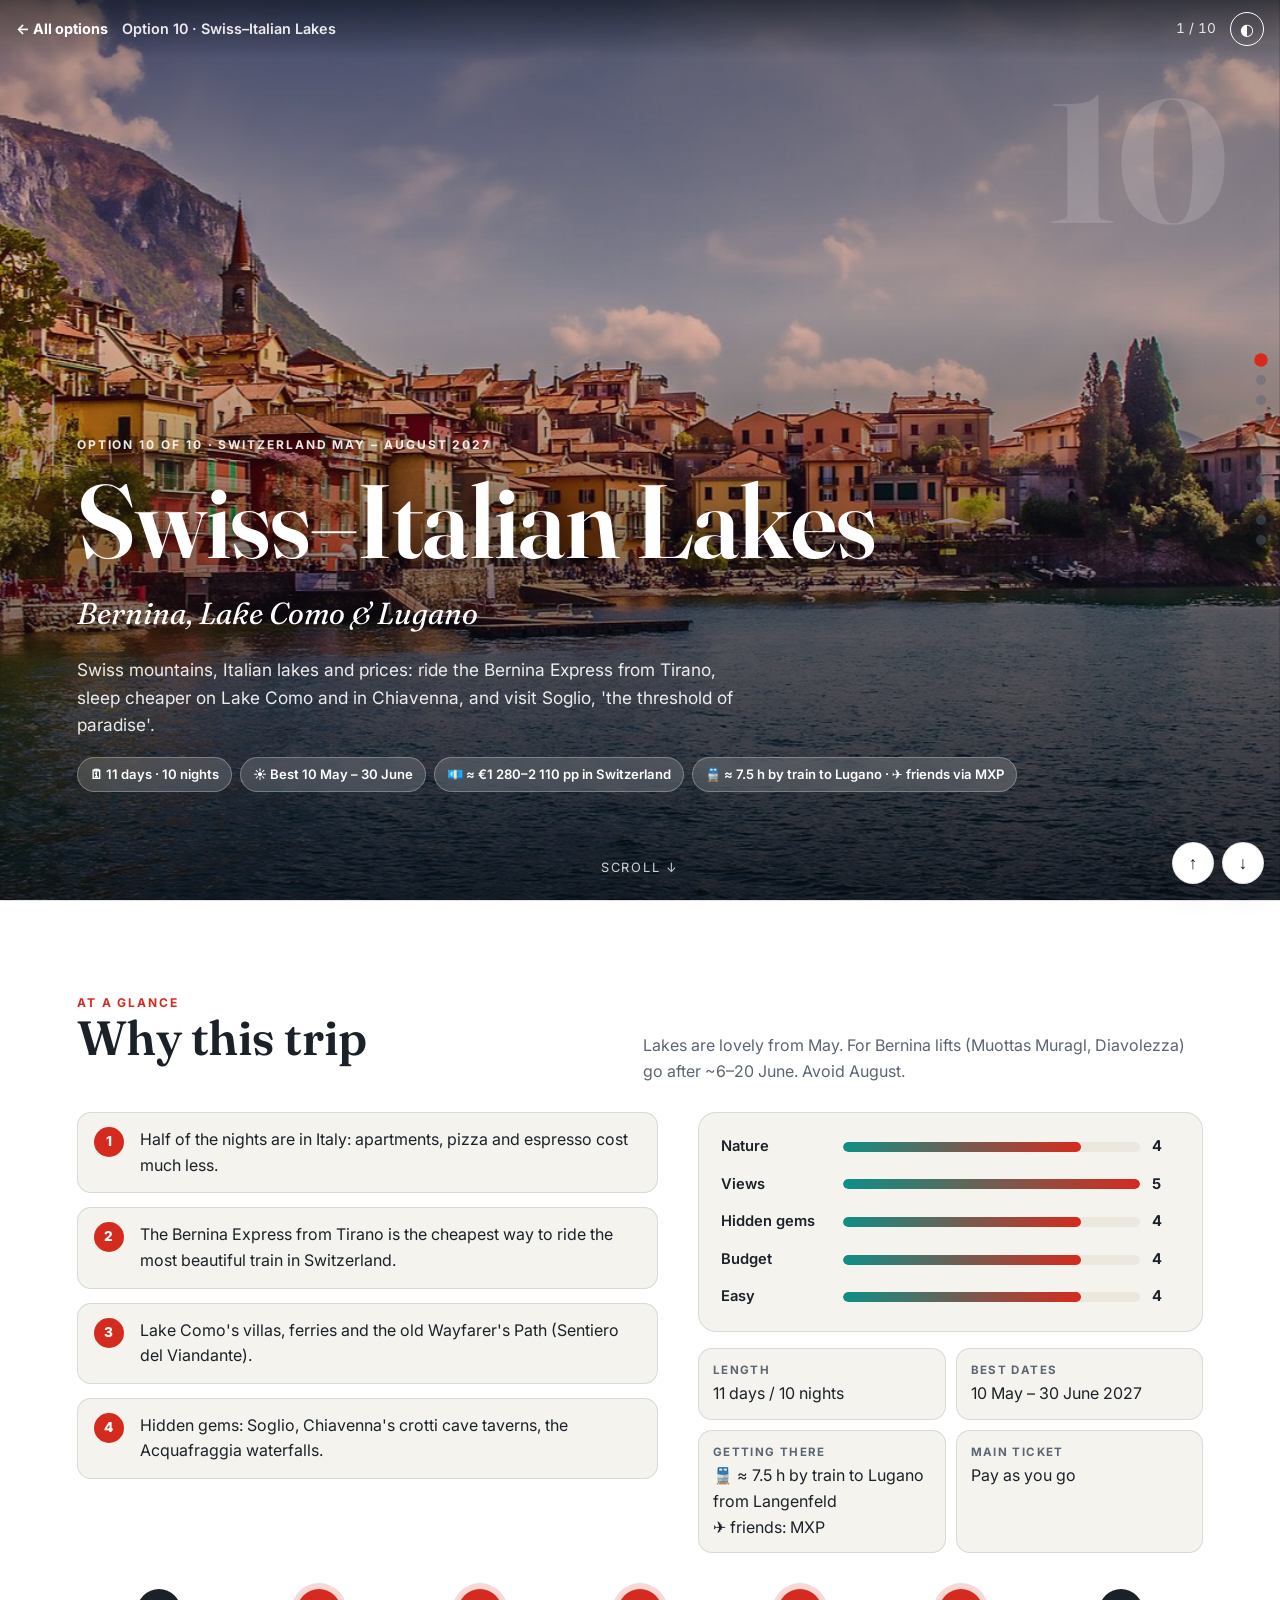
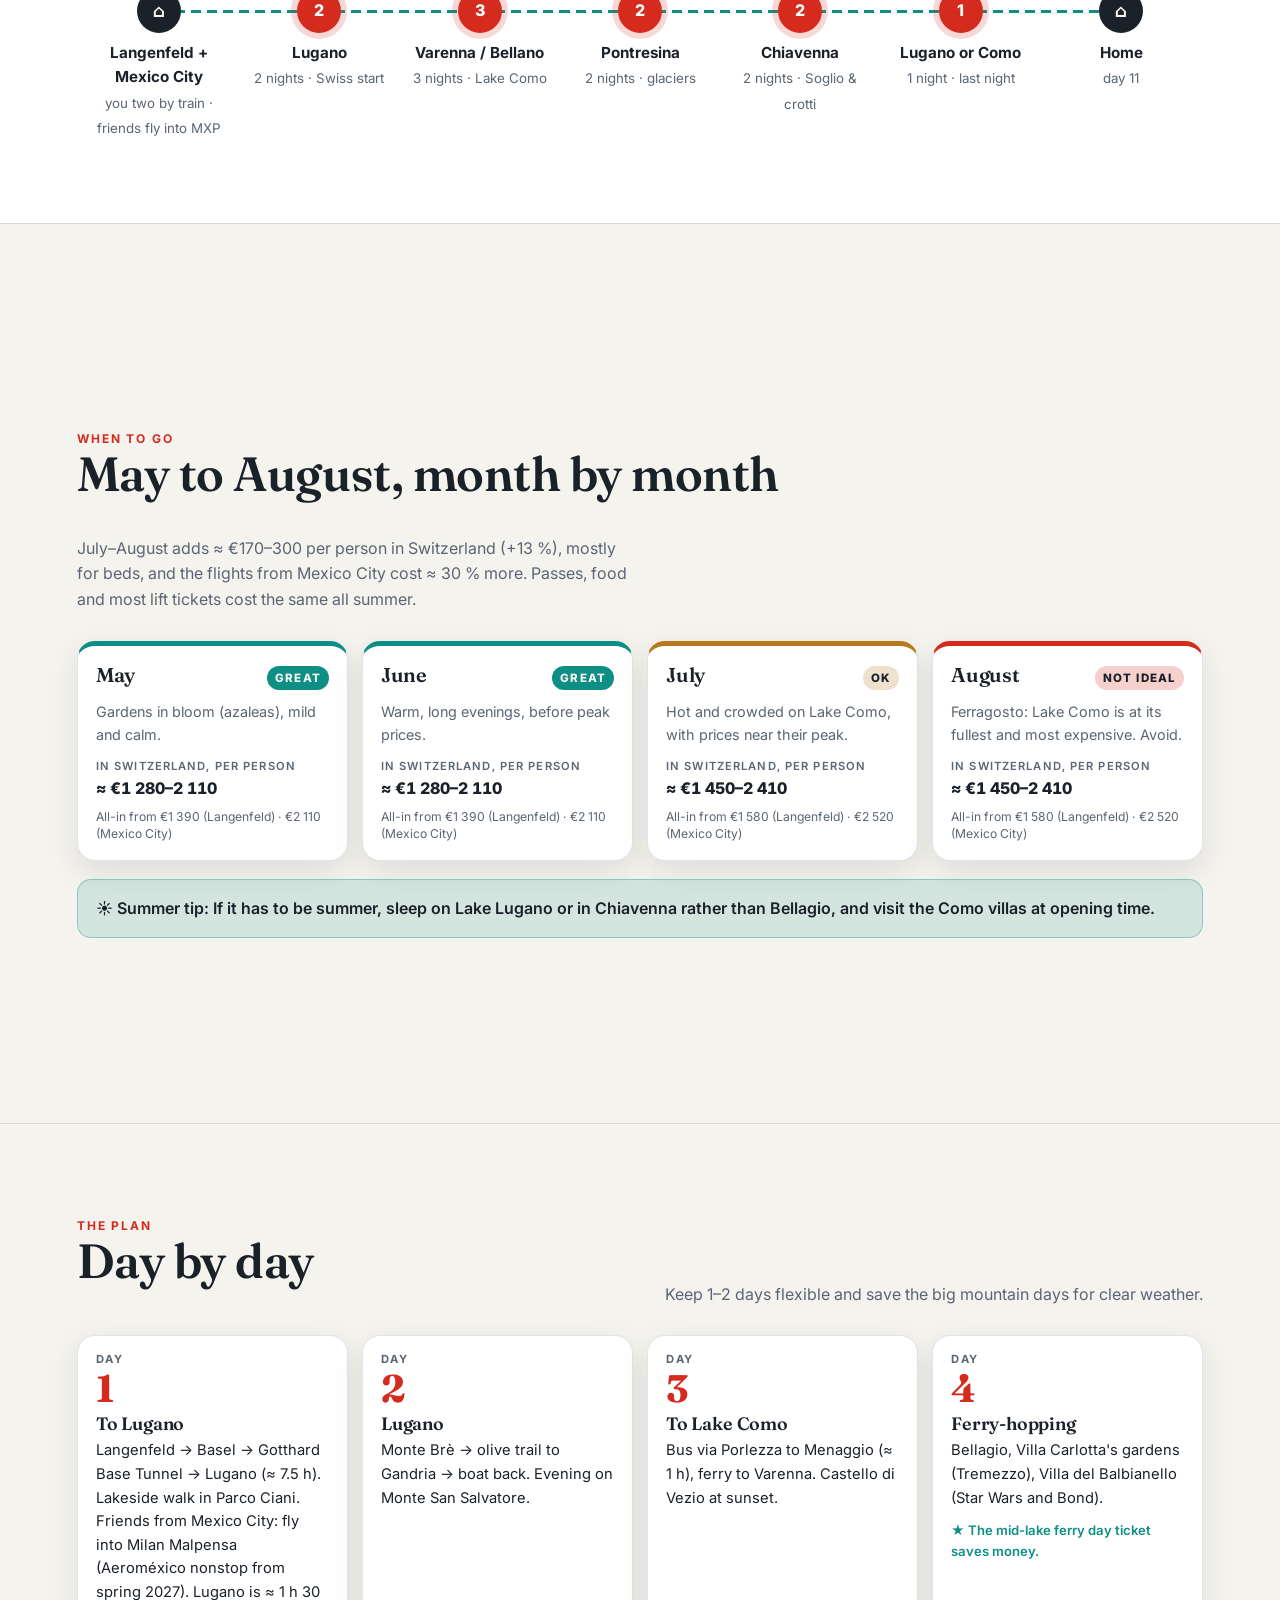
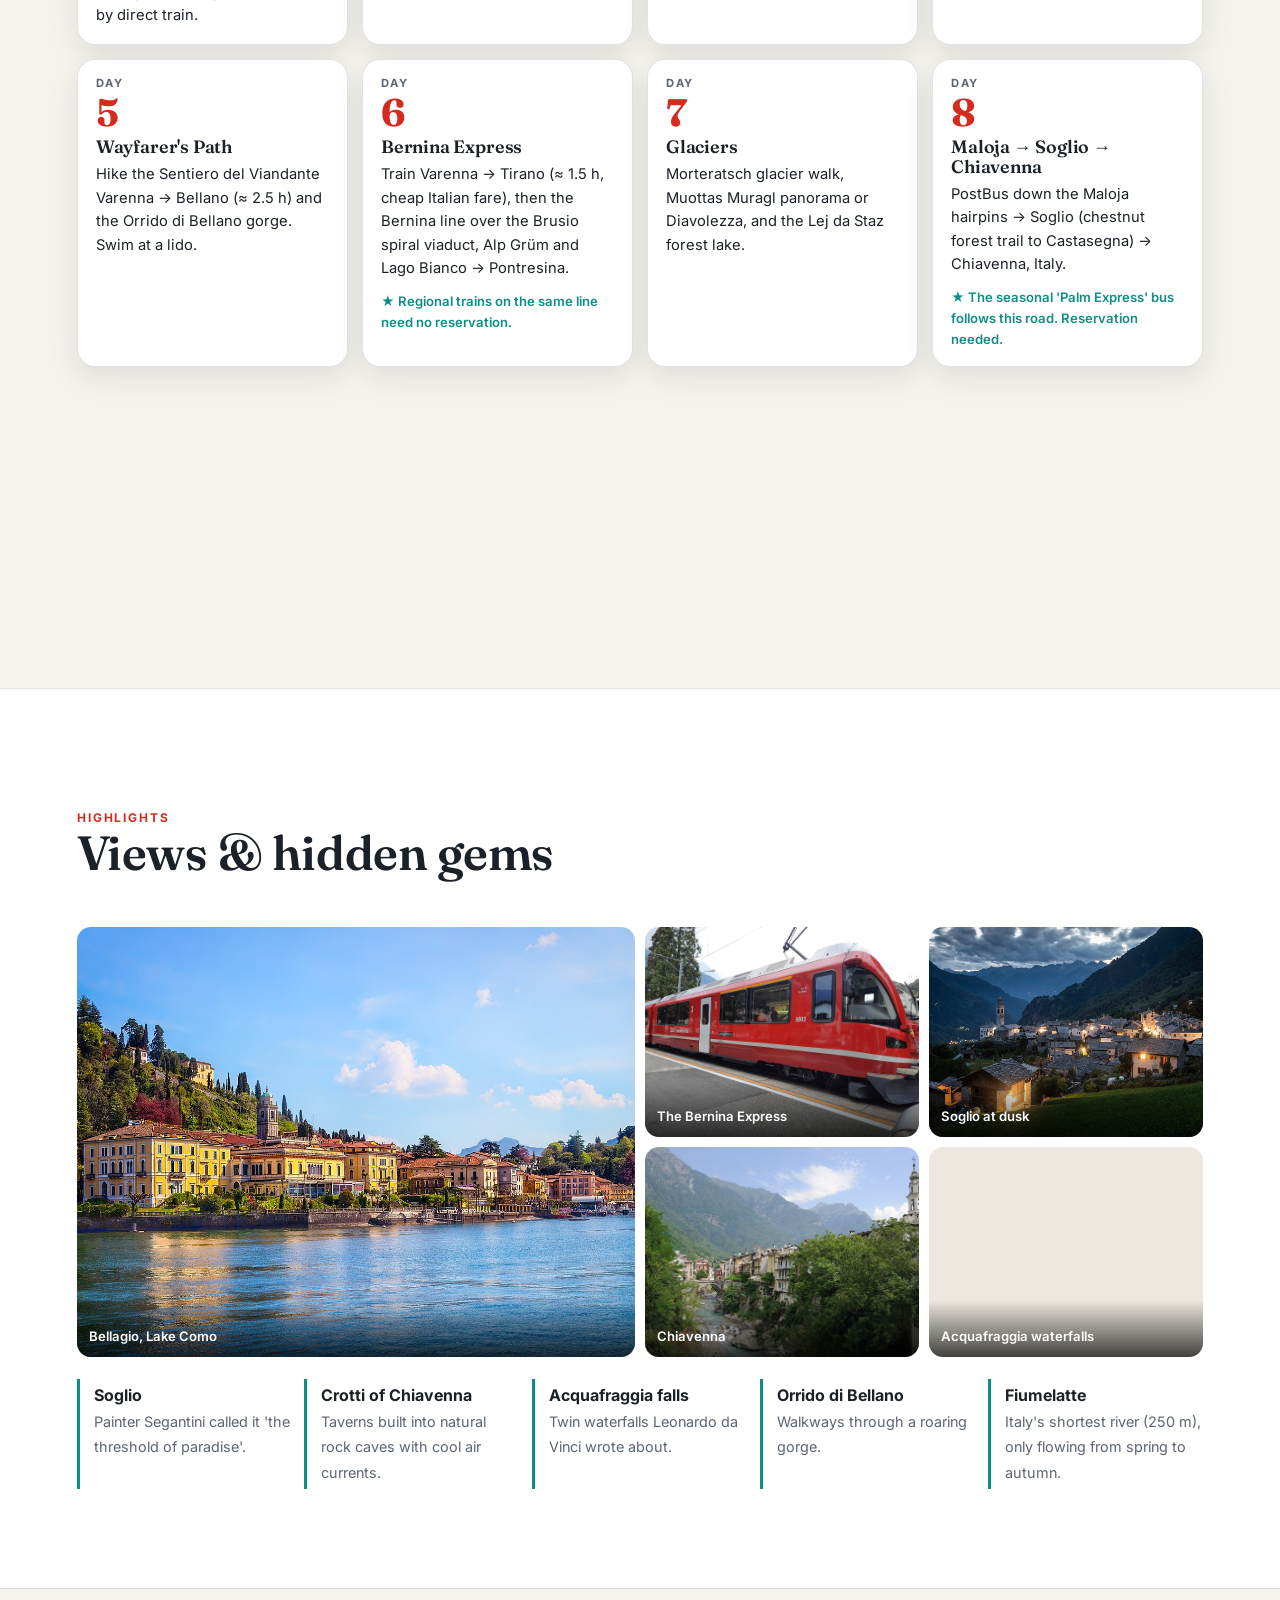
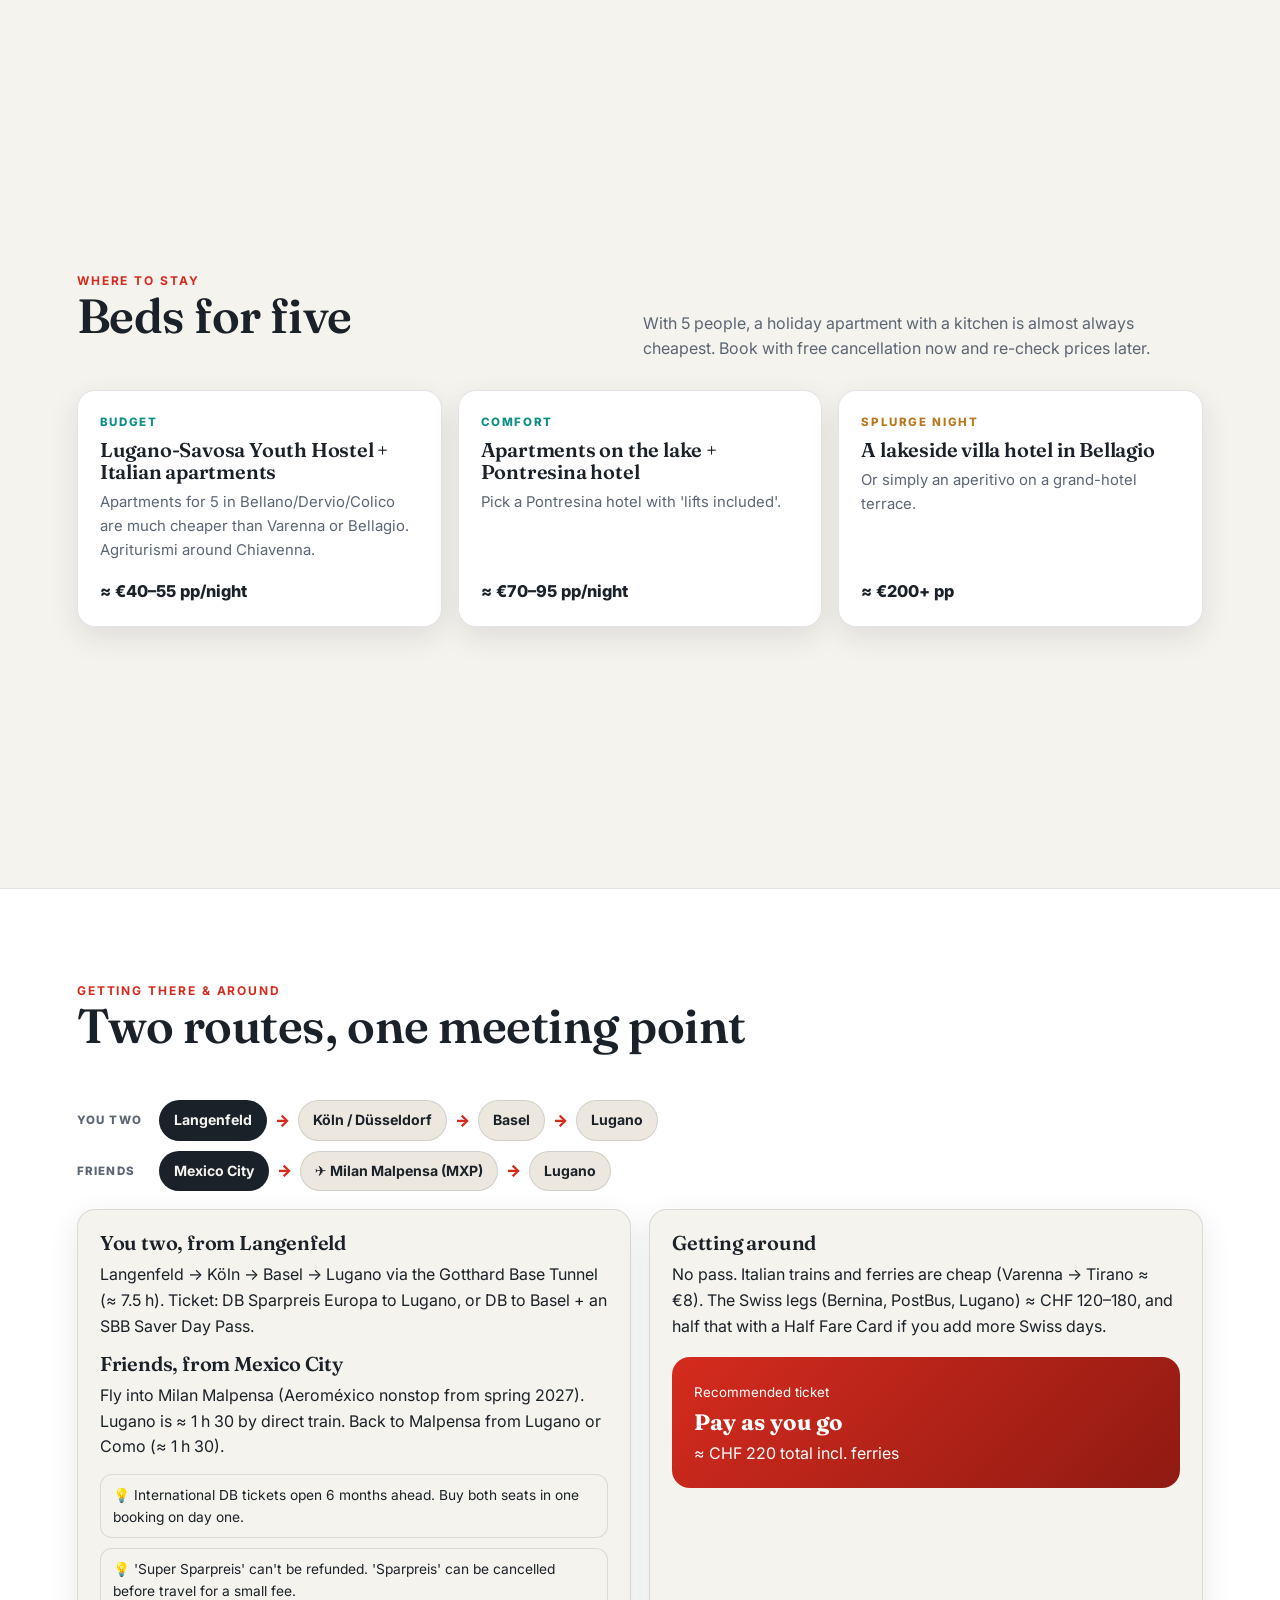
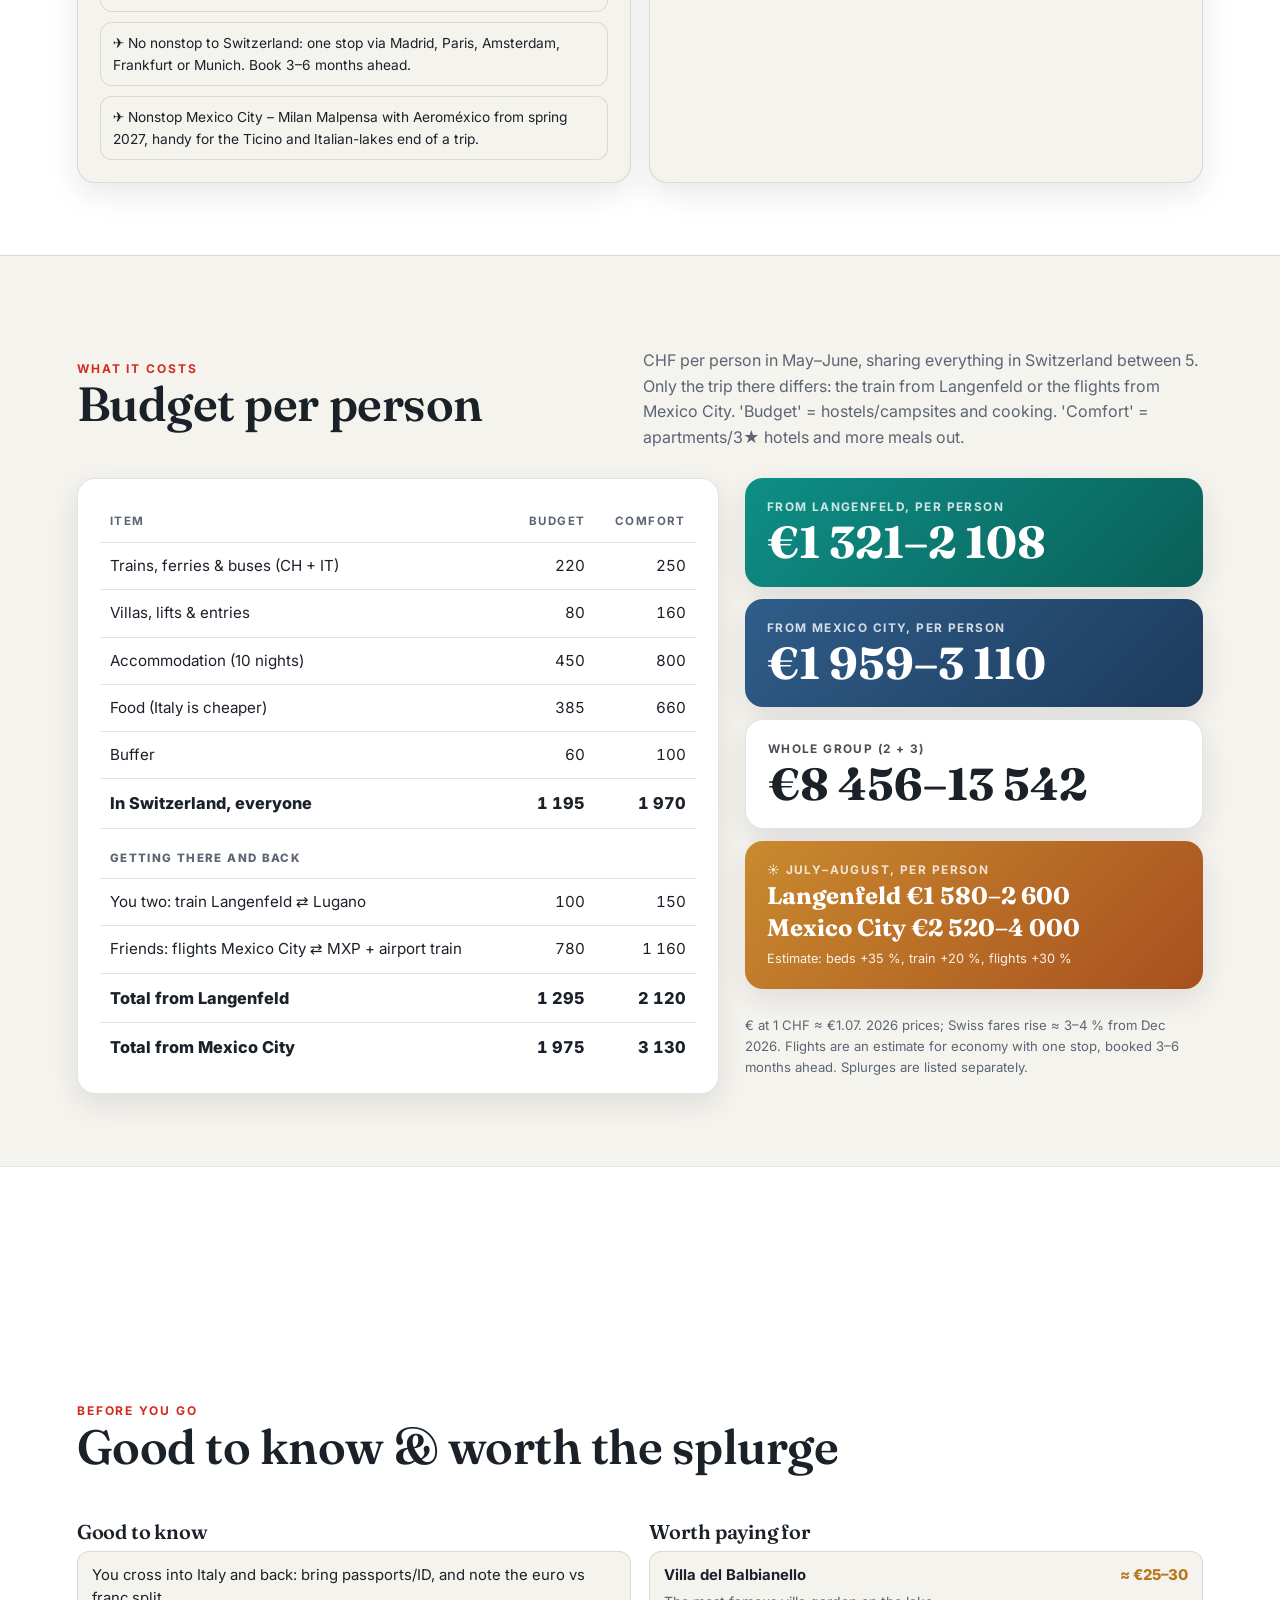
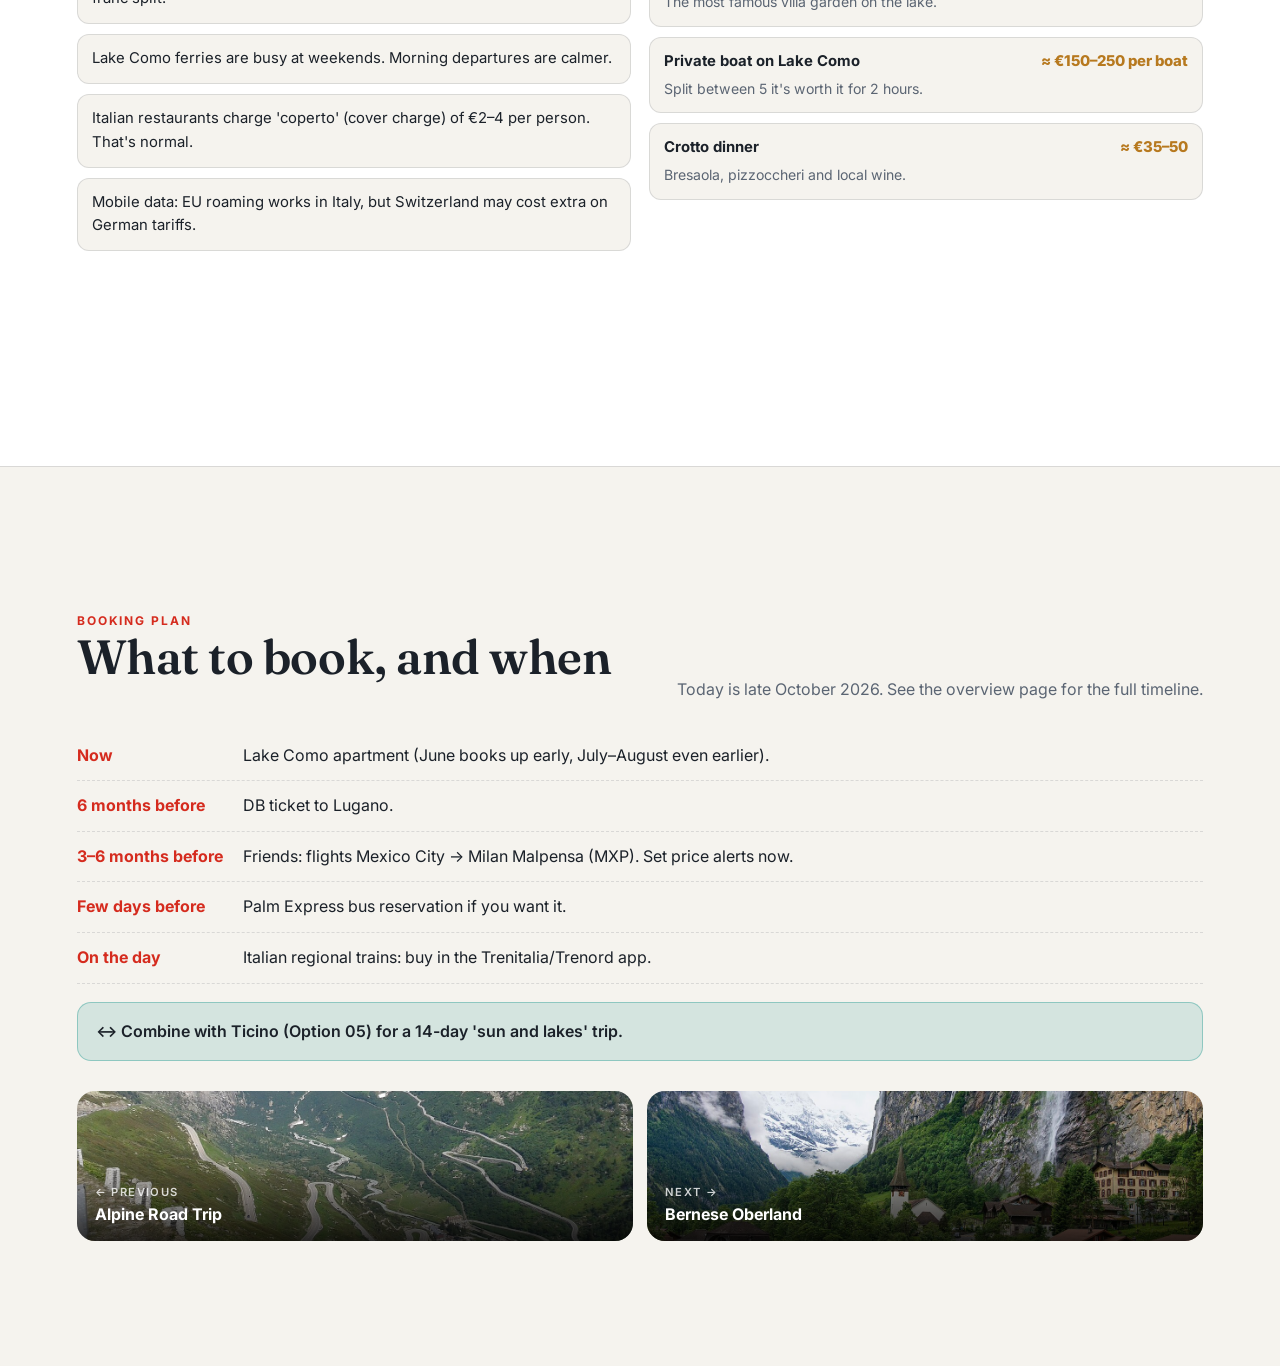
<file: options/10-swiss-italian-lakes.html>
<!doctype html>
<html lang="en" class="deck">
<head>
<meta charset="utf-8">
<meta name="viewport" content="width=device-width, initial-scale=1">
<title>Swiss–Italian Lakes – Switzerland 2027</title>
<meta name="description" content="Swiss mountains, Italian lakes and prices: ride the Bernina Express from Tirano, sleep cheaper on Lake Como and in Chiavenna, and visit Soglio, &#x27;the threshold of paradise&#x27;.">
<link rel="preconnect" href="https://fonts.googleapis.com"><link rel="preconnect" href="https://fonts.gstatic.com" crossorigin><link href="https://fonts.googleapis.com/css2?family=Fraunces:ital,opsz,wght@0,9..144,500..700;1,9..144,400..600&family=Inter:wght@400;600;700;800&display=swap" rel="stylesheet">
<link rel="stylesheet" href="../assets/style.css">
<script>document.documentElement.classList.add("js-anim");setTimeout(function(){if(!window.__ch27)document.documentElement.classList.remove("js-anim");},2500);</script>
</head>

<body>
<div class="progress"></div>
<header class="topbar"><a href="../index.html">← All options</a><span class="title">Option 10 · Swiss–Italian Lakes</span><span class="count">1 / 10</span><button class="icon-btn" data-theme-toggle aria-label="Toggle dark mode">◐</button></header>
<nav class="dots" aria-label="Slides"></nav>
<div class="keys"><button data-go="-1" aria-label="Previous slide">↑</button><button data-go="1" aria-label="Next slide">↓</button></div>
<section class="slide cover" id="cover" data-title="Cover">
  <div class="photo"><img src="../assets/img/it-varenna.jpg" alt="Swiss–Italian Lakes" class="kb" decoding="async"></div>
  <div class="big-num">10</div>
  <div class="inner on-photo">
    <div class="eyebrow reveal" style="--i:0">Option 10 of 10 · Switzerland May – August 2027</div>
    <h1 class="reveal" style="--i:1">Swiss–Italian Lakes</h1>
    <div class="sub reveal" style="--i:2">Bernina, Lake Como &amp; Lugano</div>
    <p class="tagline reveal" style="--i:3">Swiss mountains, Italian lakes and prices: ride the Bernina Express from Tirano, sleep cheaper on Lake Como and in Chiavenna, and visit Soglio, &#x27;the threshold of paradise&#x27;.</p>
    <div class="chips reveal" style="--i:4"><span class="chip">🗓 11 days · 10 nights</span><span class="chip">☀️ Best 10 May – 30 June</span><span class="chip">💶 ≈ €1 280–2 110 pp in Switzerland</span><span class="chip">🚆 ≈ 7.5 h by train to Lugano · ✈️ friends via MXP</span></div>
  </div>
  <a class="scroll-hint" href="#glance">Scroll ↓</a>
</section>
<section class="slide alt" id="glance" data-title="At a glance">
  <div class="inner">
    <div class="slide-head"><div><div class="eyebrow">At a glance</div><h2>Why this trip</h2></div><p class="muted">Lakes are lovely from May. For Bernina lifts (Muottas Muragl, Diavolezza) go after ~6–20 June. Avoid August.</p></div>
    <div class="glance">
      <ul class="why"><li class="reveal" style="--i:0"><span class="n">1</span><span>Half of the nights are in Italy: apartments, pizza and espresso cost much less.</span></li><li class="reveal" style="--i:1"><span class="n">2</span><span>The Bernina Express from Tirano is the cheapest way to ride the most beautiful train in Switzerland.</span></li><li class="reveal" style="--i:2"><span class="n">3</span><span>Lake Como&#x27;s villas, ferries and the old Wayfarer&#x27;s Path (Sentiero del Viandante).</span></li><li class="reveal" style="--i:3"><span class="n">4</span><span>Hidden gems: Soglio, Chiavenna&#x27;s crotti cave taverns, the Acquafraggia waterfalls.</span></li></ul>
      <div>
        <div class="scores reveal" style="--i:2"><div class="score"><span>Nature</span><div class="bar"><span style="--v:80%"></span></div><b>4</b></div><div class="score"><span>Views</span><div class="bar"><span style="--v:100%"></span></div><b>5</b></div><div class="score"><span>Hidden gems</span><div class="bar"><span style="--v:80%"></span></div><b>4</b></div><div class="score"><span>Budget</span><div class="bar"><span style="--v:80%"></span></div><b>4</b></div><div class="score"><span>Easy</span><div class="bar"><span style="--v:80%"></span></div><b>4</b></div></div>
        <div class="facts reveal" style="--i:3">
          <div class="fact"><b>Length</b>11 days / 10 nights</div>
          <div class="fact"><b>Best dates</b>10 May – 30 June 2027</div>
          <div class="fact"><b>Getting there</b>🚆 ≈ 7.5 h by train to Lugano from Langenfeld<br>✈️ friends: MXP</div>
          <div class="fact"><b>Main ticket</b>Pay as you go</div>
        </div>
      </div>
    </div>
    <div class="route" aria-label="Route"><div class="stop reveal" style="--i:0"><div class="pin home">⌂</div><strong>Langenfeld + Mexico City</strong><small>you two by train · friends fly into MXP</small></div><div class="stop reveal" style="--i:1"><div class="pin">2</div><strong>Lugano</strong><small>2 nights · Swiss start</small></div><div class="stop reveal" style="--i:2"><div class="pin">3</div><strong>Varenna / Bellano</strong><small>3 nights · Lake Como</small></div><div class="stop reveal" style="--i:3"><div class="pin">2</div><strong>Pontresina</strong><small>2 nights · glaciers</small></div><div class="stop reveal" style="--i:4"><div class="pin">2</div><strong>Chiavenna</strong><small>2 nights · Soglio &amp; crotti</small></div><div class="stop reveal" style="--i:5"><div class="pin">1</div><strong>Lugano or Como</strong><small>1 night · last night</small></div><div class="stop reveal" style="--i:6"><div class="pin home">⌂</div><strong>Home</strong><small>day 11</small></div></div>
  </div>
</section>
<section class="slide" id="months" data-title="Month by month">
  <div class="inner">
    <div class="slide-head"><div><div class="eyebrow">When to go</div><h2>May to August, month by month</h2></div><p class="muted">July–August adds ≈ €170–300 per person in Switzerland (+13 %), mostly for beds, and the flights from Mexico City cost ≈ 30 % more. Passes, food and most lift tickets cost the same all summer.</p></div>
    <div class="months"><article class="mo r3 reveal" style="--i:0"><div class="mo-top"><h3>May</h3><span class="rate">Great</span></div><p>Gardens in bloom (azaleas), mild and calm.</p><div class="mo-price"><small>in Switzerland, per person</small>≈ €1 280–2 110</div><div class="mo-all">All-in from €1 390 (Langenfeld) · €2 110 (Mexico City)</div></article><article class="mo r3 reveal" style="--i:1"><div class="mo-top"><h3>June</h3><span class="rate">Great</span></div><p>Warm, long evenings, before peak prices.</p><div class="mo-price"><small>in Switzerland, per person</small>≈ €1 280–2 110</div><div class="mo-all">All-in from €1 390 (Langenfeld) · €2 110 (Mexico City)</div></article><article class="mo r1 reveal" style="--i:2"><div class="mo-top"><h3>July</h3><span class="rate">OK</span></div><p>Hot and crowded on Lake Como, with prices near their peak.</p><div class="mo-price"><small>in Switzerland, per person</small>≈ €1 450–2 410</div><div class="mo-all">All-in from €1 580 (Langenfeld) · €2 520 (Mexico City)</div></article><article class="mo r0 reveal" style="--i:3"><div class="mo-top"><h3>August</h3><span class="rate">Not ideal</span></div><p>Ferragosto: Lake Como is at its fullest and most expensive. Avoid.</p><div class="mo-price"><small>in Switzerland, per person</small>≈ €1 450–2 410</div><div class="mo-all">All-in from €1 580 (Langenfeld) · €2 520 (Mexico City)</div></article></div>
    <div class="stretch reveal" style="--i:4">☀️ Summer tip: If it has to be summer, sleep on Lake Lugano or in Chiavenna rather than Bellagio, and visit the Como villas at opening time.</div>
  </div>
</section>
<section class="slide" id="itinerary" data-title="Day by day">
  <div class="inner">
    <div class="slide-head"><div><div class="eyebrow">The plan</div><h2>Day by day</h2></div><p class="muted">Keep 1–2 days flexible and save the big mountain days for clear weather.</p></div>
    <div class="days"><article class="day reveal" style="--i:0"><div class="d"><small>Day</small>1</div><h3>To Lugano</h3><p>Langenfeld → Basel → Gotthard Base Tunnel → Lugano (≈ 7.5 h). Lakeside walk in Parco Ciani. Friends from Mexico City: fly into Milan Malpensa (Aeroméxico nonstop from spring 2027). Lugano is ≈ 1 h 30 by direct train.</p></article><article class="day reveal" style="--i:1"><div class="d"><small>Day</small>2</div><h3>Lugano</h3><p>Monte Brè → olive trail to Gandria → boat back. Evening on Monte San Salvatore.</p></article><article class="day reveal" style="--i:2"><div class="d"><small>Day</small>3</div><h3>To Lake Como</h3><p>Bus via Porlezza to Menaggio (≈ 1 h), ferry to Varenna. Castello di Vezio at sunset.</p></article><article class="day reveal" style="--i:3"><div class="d"><small>Day</small>4</div><h3>Ferry-hopping</h3><p>Bellagio, Villa Carlotta&#x27;s gardens (Tremezzo), Villa del Balbianello (Star Wars and Bond).</p><div class="tip">The mid-lake ferry day ticket saves money.</div></article><article class="day reveal" style="--i:4"><div class="d"><small>Day</small>5</div><h3>Wayfarer&#x27;s Path</h3><p>Hike the Sentiero del Viandante Varenna → Bellano (≈ 2.5 h) and the Orrido di Bellano gorge. Swim at a lido.</p></article><article class="day reveal" style="--i:5"><div class="d"><small>Day</small>6</div><h3>Bernina Express</h3><p>Train Varenna → Tirano (≈ 1.5 h, cheap Italian fare), then the Bernina line over the Brusio spiral viaduct, Alp Grüm and Lago Bianco → Pontresina.</p><div class="tip">Regional trains on the same line need no reservation.</div></article><article class="day reveal" style="--i:0"><div class="d"><small>Day</small>7</div><h3>Glaciers</h3><p>Morteratsch glacier walk, Muottas Muragl panorama or Diavolezza, and the Lej da Staz forest lake.</p></article><article class="day reveal" style="--i:1"><div class="d"><small>Day</small>8</div><h3>Maloja → Soglio → Chiavenna</h3><p>PostBus down the Maloja hairpins → Soglio (chestnut forest trail to Castasegna) → Chiavenna, Italy.</p><div class="tip">The seasonal &#x27;Palm Express&#x27; bus follows this road. Reservation needed.</div></article><article class="day reveal" style="--i:2"><div class="d"><small>Day</small>9</div><h3>Chiavenna</h3><p>Acquafraggia twin waterfalls, Lake Mezzola, and dinner in a crotto (natural cave cellar tavern).</p></article><article class="day reveal" style="--i:3"><div class="d"><small>Day</small>10</div><h3>Slow boat down Lake Como</h3><p>Train to Colico, then a slow ferry the whole length of the lake to Como (≈ 4 h), and the train to Lugano (≈ 30 min).</p></article><article class="day reveal" style="--i:4"><div class="d"><small>Day</small>11</div><h3>Home</h3><p>Lugano → Zürich → Köln (≈ 7.5 h). Friends: back to Malpensa from Lugano or Como (≈ 1 h 30).</p></article></div>
  </div>
</section>
<section class="slide alt" id="highlights" data-title="Highlights & hidden gems">
  <div class="inner">
    <div class="slide-head"><div><div class="eyebrow">Highlights</div><h2>Views & hidden gems</h2></div></div>
    <div class="gallery"><figure class="reveal" style="--i:0"><img src="../assets/img/it-bellagio.jpg" alt="Bellagio, Lake Como" loading="lazy" decoding="async"><figcaption>Bellagio, Lake Como</figcaption></figure><figure class="reveal" style="--i:1"><img src="../assets/img/it-bernina.jpg" alt="The Bernina Express" loading="lazy" decoding="async"><figcaption>The Bernina Express</figcaption></figure><figure class="reveal" style="--i:2"><img src="../assets/img/it-soglio.jpg" alt="Soglio at dusk" loading="lazy" decoding="async"><figcaption>Soglio at dusk</figcaption></figure><figure class="reveal" style="--i:3"><img src="../assets/img/it-chiavenna.jpg" alt="Chiavenna" loading="lazy" decoding="async"><figcaption>Chiavenna</figcaption></figure><figure class="reveal" style="--i:4"><img src="../assets/img/it-acquafraggia.jpg" alt="Acquafraggia waterfalls" loading="lazy" decoding="async"><figcaption>Acquafraggia waterfalls</figcaption></figure></div>
    <div class="gems"><div class="gem reveal" style="--i:0"><b>Soglio</b><span>Painter Segantini called it &#x27;the threshold of paradise&#x27;.</span></div><div class="gem reveal" style="--i:1"><b>Crotti of Chiavenna</b><span>Taverns built into natural rock caves with cool air currents.</span></div><div class="gem reveal" style="--i:2"><b>Acquafraggia falls</b><span>Twin waterfalls Leonardo da Vinci wrote about.</span></div><div class="gem reveal" style="--i:3"><b>Orrido di Bellano</b><span>Walkways through a roaring gorge.</span></div><div class="gem reveal" style="--i:4"><b>Fiumelatte</b><span>Italy&#x27;s shortest river (250 m), only flowing from spring to autumn.</span></div></div>
  </div>
</section>
<section class="slide" id="stay" data-title="Where to stay">
  <div class="inner">
    <div class="slide-head"><div><div class="eyebrow">Where to stay</div><h2>Beds for five</h2></div><p class="muted">With 5 people, a holiday apartment with a kitchen is almost always cheapest. Book with free cancellation now and re-check prices later.</p></div>
    <div class="tiers"><div class="tier reveal" style="--i:0"><span class="label">Budget</span><h3>Lugano-Savosa Youth Hostel + Italian apartments</h3><p>Apartments for 5 in Bellano/Dervio/Colico are much cheaper than Varenna or Bellagio. Agriturismi around Chiavenna.</p><span class="price">≈ €40–55 pp/night</span></div><div class="tier reveal" style="--i:1"><span class="label">Comfort</span><h3>Apartments on the lake + Pontresina hotel</h3><p>Pick a Pontresina hotel with &#x27;lifts included&#x27;.</p><span class="price">≈ €70–95 pp/night</span></div><div class="tier reveal" style="--i:2"><span class="label">Splurge night</span><h3>A lakeside villa hotel in Bellagio</h3><p>Or simply an aperitivo on a grand-hotel terrace.</p><span class="price">≈ €200+ pp</span></div></div>
  </div>
</section>
<section class="slide alt" id="transport" data-title="Getting there & around">
  <div class="inner">
    <div class="slide-head"><div><div class="eyebrow">Getting there & around</div><h2>Two routes, one meeting point</h2></div></div>
    <div class="trip-line reveal"><span class="who">You two</span><span class="node home">Langenfeld</span><span class="arrow">→</span><span class="node">Köln / Düsseldorf</span><span class="arrow">→</span><span class="node">Basel</span><span class="arrow">→</span><span class="node">Lugano</span></div>
    <div class="trip-line reveal" style="--i:1"><span class="who">Friends</span><span class="node home">Mexico City</span><span class="arrow">→</span><span class="node">✈️ Milan Malpensa (MXP)</span><span class="arrow">→</span><span class="node">Lugano</span></div>
    <div class="two">
      <div class="panel reveal" style="--i:1"><h3>You two, from Langenfeld</h3><p>Langenfeld → Köln → Basel → Lugano via the Gotthard Base Tunnel (≈ 7.5 h). Ticket: DB Sparpreis Europa to Lugano, or DB to Basel + an SBB Saver Day Pass.</p>
        <h3>Friends, from Mexico City</h3><p>Fly into Milan Malpensa (Aeroméxico nonstop from spring 2027). Lugano is ≈ 1 h 30 by direct train. Back to Malpensa from Lugano or Como (≈ 1 h 30).</p>
        <ul class="list"><li>💡 International DB tickets open 6 months ahead. Buy both seats in one booking on day one.</li><li>💡 &#x27;Super Sparpreis&#x27; can&#x27;t be refunded. &#x27;Sparpreis&#x27; can be cancelled before travel for a small fee.</li><li>✈️ No nonstop to Switzerland: one stop via Madrid, Paris, Amsterdam, Frankfurt or Munich. Book 3–6 months ahead.</li><li>✈️ Nonstop Mexico City – Milan Malpensa with Aeroméxico from spring 2027, handy for the Ticino and Italian-lakes end of a trip.</li></ul></div>
      <div class="panel reveal" style="--i:2"><h3>Getting around</h3><p>No pass. Italian trains and ferries are cheap (Varenna → Tirano ≈ €8). The Swiss legs (Bernina, PostBus, Lugano) ≈ CHF 120–180, and half that with a Half Fare Card if you add more Swiss days.</p>
        <div class="pass-box"><small>Recommended ticket</small><b>Pay as you go</b>≈ CHF 220 total incl. ferries</div></div>
    </div>
  </div>
</section>
<section class="slide" id="costs" data-title="Costs">
  <div class="inner">
    <div class="slide-head"><div><div class="eyebrow">What it costs</div><h2>Budget per person</h2></div><p class="muted">CHF per person in May–June, sharing everything in Switzerland between 5. Only the trip there differs: the train from Langenfeld or the flights from Mexico City. 'Budget' = hostels/campsites and cooking. 'Comfort' = apartments/3★ hotels and more meals out.</p></div>
    <div class="cost-grid">
      <div class="panel reveal"><table class="costs">
        <thead><tr><th>Item</th><th class="num">Budget</th><th class="num">Comfort</th></tr></thead>
        <tbody><tr><td>Trains, ferries &amp; buses (CH + IT)</td><td class="num">220</td><td class="num">250</td></tr><tr><td>Villas, lifts &amp; entries</td><td class="num">80</td><td class="num">160</td></tr><tr><td>Accommodation (10 nights)</td><td class="num">450</td><td class="num">800</td></tr><tr><td>Food (Italy is cheaper)</td><td class="num">385</td><td class="num">660</td></tr><tr><td>Buffer</td><td class="num">60</td><td class="num">100</td></tr><tr class="total"><td>In Switzerland, everyone</td><td class="num">1 195</td><td class="num">1 970</td></tr><tr class="group"><td colspan="3">Getting there and back</td></tr><tr><td>You two: train Langenfeld ⇄ Lugano</td><td class="num">100</td><td class="num">150</td></tr><tr><td>Friends: flights Mexico City ⇄ MXP + airport train</td><td class="num">780</td><td class="num">1 160</td></tr><tr class="total"><td>Total from Langenfeld</td><td class="num">1 295</td><td class="num">2 120</td></tr><tr class="total"><td>Total from Mexico City</td><td class="num">1 975</td><td class="num">3 130</td></tr></tbody>
      </table></div>
      <div class="totals">
        <div class="total-card hl reveal" style="--i:1"><small>From Langenfeld, per person</small><div class="amount">€<span data-count="1390">1 390</span>–<span data-count="2270">2 270</span></div></div>
        <div class="total-card mex reveal" style="--i:2"><small>From Mexico City, per person</small><div class="amount">€<span data-count="2110">2 110</span>–<span data-count="3350">3 350</span></div></div>
        <div class="total-card reveal" style="--i:3"><small>Whole group (2 + 3)</small><div class="amount">€<span data-count="9110">9 110</span>–<span data-count="14590">14 590</span></div></div>
        <div class="total-card summer reveal" style="--i:4"><small>☀️ July–August, per person</small><div class="amount sm">Langenfeld €1 580–2 600<br>Mexico City €2 520–4 000</div><span class="d">Estimate: beds +35 %, train +20 %, flights +30 %</span></div>
        <p class="note">€ at 1 CHF ≈ €1.07. 2026 prices; Swiss fares rise ≈ 3–4 % from Dec 2026. Flights are an estimate for economy with one stop, booked 3–6 months ahead. Splurges are listed separately.</p>
      </div>
    </div>
  </div>
</section>
<section class="slide alt" id="tips" data-title="Good to know">
  <div class="inner">
    <div class="slide-head"><div><div class="eyebrow">Before you go</div><h2>Good to know & worth the splurge</h2></div></div>
    <div class="split3">
      <div><h3>Good to know</h3><ul class="list"><li class="reveal" style="--i:0">You cross into Italy and back: bring passports/ID, and note the euro vs franc split.</li><li class="reveal" style="--i:1">Lake Como ferries are busy at weekends. Morning departures are calmer.</li><li class="reveal" style="--i:2">Italian restaurants charge &#x27;coperto&#x27; (cover charge) of €2–4 per person. That&#x27;s normal.</li><li class="reveal" style="--i:3">Mobile data: EU roaming works in Italy, but Switzerland may cost extra on German tariffs.</li></ul></div>
      <div><h3>Worth paying for</h3><ul class="list"><li class="splurge reveal" style="--i:0"><b>Villa del Balbianello</b><span class="p">≈ €25–30</span><span>The most famous villa garden on the lake.</span></li><li class="splurge reveal" style="--i:1"><b>Private boat on Lake Como</b><span class="p">≈ €150–250 per boat</span><span>Split between 5 it&#x27;s worth it for 2 hours.</span></li><li class="splurge reveal" style="--i:2"><b>Crotto dinner</b><span class="p">≈ €35–50</span><span>Bresaola, pizzoccheri and local wine.</span></li></ul></div>
    </div>
  </div>
</section>
<section class="slide" id="booking" data-title="Booking plan">
  <div class="inner">
    <div class="slide-head"><div><div class="eyebrow">Booking plan</div><h2>What to book, and when</h2></div><p class="muted">Today is late October 2026. See the overview page for the full timeline.</p></div>
    <div class="steps"><div class="step reveal" style="--i:0"><b>Now</b><span>Lake Como apartment (June books up early, July–August even earlier).</span></div><div class="step reveal" style="--i:1"><b>6 months before</b><span>DB ticket to Lugano.</span></div><div class="step reveal" style="--i:2"><b>3–6 months before</b><span>Friends: flights Mexico City → Milan Malpensa (MXP). Set price alerts now.</span></div><div class="step reveal" style="--i:3"><b>Few days before</b><span>Palm Express bus reservation if you want it.</span></div><div class="step reveal" style="--i:4"><b>On the day</b><span>Italian regional trains: buy in the Trenitalia/Trenord app.</span></div></div>
    <div class="stretch reveal" style="--i:5">↔ Combine with Ticino (Option 05) for a 14-day &#x27;sun and lakes&#x27; trip.</div>
    <div class="endnav">
      <a href="09-alpine-road-trip.html"><img src="../assets/img/rt-grimsel.jpg" alt="Alpine Road Trip" loading="lazy" decoding="async"><span><small>← Previous</small>Alpine Road Trip</span></a>
      <a href="01-bernese-oberland.html"><img src="../assets/img/be-lauterbrunnen.jpg" alt="Bernese Oberland" loading="lazy" decoding="async"><span><small>Next →</small>Bernese Oberland</span></a>
    </div>
  </div>
</section>
<script src="../assets/app.js"></script>
</body>
</html>
</file>
<file: assets/style.css>
/* Switzerland 2027: shared styles for the overview page and the 10 option decks */
:root {
  --bg: #f5f3ee;
  --surface: #ffffff;
  --surface-2: #ece8df;
  --ink: #1b2129;
  --muted: #5b6573;
  --line: rgba(20, 30, 40, .12);
  --accent: #d52b1e;          /* Swiss red */
  --accent-ink: #ffffff;
  --glacier: #0e8f86;
  --gold: #b7791f;
  --shadow: 0 10px 30px rgba(20, 30, 40, .10);
  --radius: 18px;
  --display: "Fraunces", Georgia, "Times New Roman", serif;
  --body: "Inter", system-ui, -apple-system, "Segoe UI", Roboto, sans-serif;
  color-scheme: light;
}
@media (prefers-color-scheme: dark) {
  :root:not([data-theme="light"]) {
    --bg: #0d1117; --surface: #151b23; --surface-2: #1d2530; --ink: #edf1f6; --muted: #9aa5b4;
    --line: rgba(255, 255, 255, .12); --glacier: #3cc7b9; --gold: #e3a94b;
    --shadow: 0 10px 30px rgba(0, 0, 0, .45); color-scheme: dark;
  }
}
:root[data-theme="dark"] {
  --bg: #0d1117; --surface: #151b23; --surface-2: #1d2530; --ink: #edf1f6; --muted: #9aa5b4;
  --line: rgba(255, 255, 255, .12); --glacier: #3cc7b9; --gold: #e3a94b;
  --shadow: 0 10px 30px rgba(0, 0, 0, .45); color-scheme: dark;
}

* { box-sizing: border-box; }
html { scroll-behavior: smooth; }
body { margin: 0; background: var(--bg); color: var(--ink); font: 400 16px/1.6 var(--body); -webkit-font-smoothing: antialiased; overflow-x: hidden; }
img { max-width: 100%; display: block; }
a { color: inherit; }
h1, h2, h3 { font-family: var(--display); font-weight: 600; line-height: 1.1; margin: 0 0 .4em; letter-spacing: -.01em; }
h2 { font-size: clamp(1.9rem, 4vw, 3rem); }
h3 { font-size: 1.25rem; }
p { margin: 0 0 1em; }
.muted { color: var(--muted); }
.eyebrow { text-transform: uppercase; letter-spacing: .16em; font-size: .75rem; font-weight: 700; color: var(--accent); }
.on-photo .eyebrow { color: #fff; opacity: .9; }

/* ---------- chips, buttons ---------- */
.chips { display: flex; flex-wrap: wrap; gap: 8px; }
.chip { display: inline-flex; align-items: center; gap: 6px; padding: 6px 12px; border-radius: 999px; font-size: .82rem; font-weight: 600; background: var(--surface-2); color: var(--ink); border: 1px solid var(--line); white-space: nowrap; }
.on-photo .chip { background: rgba(255, 255, 255, .16); color: #fff; border-color: rgba(255, 255, 255, .28); backdrop-filter: blur(8px); }
.btn { display: inline-flex; align-items: center; gap: 8px; padding: 12px 20px; border-radius: 999px; background: var(--accent); color: var(--accent-ink); text-decoration: none; font-weight: 700; border: 0; cursor: pointer; font: inherit; font-weight: 700; }
.btn.ghost { background: transparent; color: inherit; border: 1px solid currentColor; }

/* ---------- reveal animations ---------- */
.reveal { transition: opacity .8s cubic-bezier(.2, .7, .2, 1), transform .8s cubic-bezier(.2, .7, .2, 1); transition-delay: calc(var(--i, 0) * 85ms); }
.js-anim .reveal:not(.in) { opacity: 0; transform: translateY(26px); }
@keyframes kenburns { from { transform: scale(1.14) translate(1%, 1%); } to { transform: scale(1) translate(0, 0); } }
@keyframes floaty { 0%, 100% { transform: translateY(0); } 50% { transform: translateY(8px); } }
@media (prefers-reduced-motion: reduce) {
  .js-anim .reveal:not(.in) { opacity: 1; transform: none; }
  .reveal { transition: none; }
  .kb { animation: none !important; }
  html { scroll-behavior: auto; }
}

/* ---------- photo backgrounds ---------- */
.photo { position: absolute; inset: 0; overflow: hidden; z-index: 0; background: #223; }
.photo img { width: 100%; height: 100%; object-fit: cover; }
.kb { animation: kenburns 18s ease-out both; }
.photo::after { content: ""; position: absolute; inset: 0; background: linear-gradient(180deg, rgba(5, 10, 18, .35) 0%, rgba(5, 10, 18, .15) 35%, rgba(5, 10, 18, .82) 100%); }
.on-photo { color: #fff; position: relative; z-index: 1; }
.on-photo .muted { color: rgba(255, 255, 255, .8); }

/* ---------- top bar (both page types) ---------- */
.topbar { position: fixed; inset: 0 0 auto 0; z-index: 50; display: flex; align-items: center; gap: 14px; padding: 12px 16px; color: #fff; background: linear-gradient(180deg, rgba(5, 10, 18, .55), rgba(5, 10, 18, 0)); transition: background .3s, color .3s; }
.topbar.solid { background: color-mix(in srgb, var(--bg) 88%, transparent); color: var(--ink); backdrop-filter: blur(12px); border-bottom: 1px solid var(--line); }
.topbar a { text-decoration: none; font-weight: 700; font-size: .9rem; }
.topbar .title { flex: 1; font-weight: 600; font-size: .9rem; white-space: nowrap; overflow: hidden; text-overflow: ellipsis; opacity: .9; }
.topbar .count { font-variant-numeric: tabular-nums; font-size: .85rem; opacity: .85; }
.icon-btn { background: transparent; border: 1px solid currentColor; color: inherit; border-radius: 999px; width: 34px; height: 34px; cursor: pointer; font-size: 1rem; display: grid; place-items: center; }
.progress { position: fixed; top: 0; left: 0; height: 3px; background: var(--accent); z-index: 60; width: 0; transition: width .2s; }

/* =====================================================================
   OPTION DECKS
   ===================================================================== */
html.deck { scroll-snap-type: y proximity; }
.slide { position: relative; min-height: 100vh; min-height: 100svh; padding: 92px max(16px, 6vw) 72px; display: flex; flex-direction: column; justify-content: center; scroll-snap-align: start; }
.slide + .slide { border-top: 1px solid var(--line); }
.slide.alt { background: var(--surface); }
.slide .inner { width: 100%; max-width: 1180px; margin: 0 auto; }
.slide-head { display: flex; align-items: end; justify-content: space-between; gap: 16px; flex-wrap: wrap; margin-bottom: 28px; }
.slide-head p { max-width: 560px; margin: 0; }

.cover { justify-content: flex-start; padding-bottom: 12vh; border-top: 0 !important; }
.cover > .inner { margin-top: auto; }
.cover h1 { font-size: clamp(2.8rem, 9vw, 6.5rem); margin: .1em 0 .1em; text-shadow: 0 4px 30px rgba(0, 0, 0, .35); }
.cover .sub { font-family: var(--display); font-style: italic; font-size: clamp(1.2rem, 2.6vw, 1.9rem); margin-bottom: .6em; }
.cover .tagline { max-width: 680px; font-size: 1.08rem; color: rgba(255, 255, 255, .9); }
.cover .chips { margin-top: 18px; }
.scroll-hint { position: absolute; bottom: 22px; left: 50%; transform: translateX(-50%); color: #fff; z-index: 2; font-size: .8rem; letter-spacing: .14em; text-transform: uppercase; opacity: .8; animation: floaty 2.4s ease-in-out infinite; text-decoration: none; }
.big-num { font-family: var(--display); font-size: clamp(5rem, 16vw, 11rem); line-height: .8; position: absolute; right: 4vw; top: 90px; color: rgba(255, 255, 255, .14); z-index: 1; font-weight: 700; }

/* glance */
.glance { display: grid; grid-template-columns: 1.15fr 1fr; gap: 40px; align-items: start; }
.why { list-style: none; padding: 0; margin: 0; display: grid; gap: 14px; }
.why li { display: grid; grid-template-columns: 34px 1fr; gap: 12px; align-items: start; background: var(--bg); border: 1px solid var(--line); padding: 14px 16px; border-radius: 14px; }
.slide.alt .why li { background: var(--bg); }
.why .n { width: 30px; height: 30px; border-radius: 50%; background: var(--accent); color: #fff; display: grid; place-items: center; font-weight: 800; font-size: .85rem; }
.scores { display: grid; gap: 14px; background: var(--bg); border: 1px solid var(--line); border-radius: var(--radius); padding: 22px; }
.score { display: grid; grid-template-columns: 110px 1fr 28px; gap: 12px; align-items: center; font-weight: 600; font-size: .92rem; }
.bar { height: 10px; border-radius: 99px; background: var(--surface-2); overflow: hidden; }
.bar > span { display: block; height: 100%; width: var(--v); border-radius: 99px; background: linear-gradient(90deg, var(--glacier), var(--accent)); transition: width 1.3s cubic-bezier(.2, .7, .2, 1) .3s; }
.js-anim .reveal:not(.in) .bar > span { width: 0; }
.facts { display: grid; grid-template-columns: repeat(2, 1fr); gap: 10px; margin-top: 16px; }
.fact { background: var(--bg); border: 1px solid var(--line); border-radius: 14px; padding: 12px 14px; }
.fact b { display: block; font-size: .72rem; text-transform: uppercase; letter-spacing: .12em; color: var(--muted); margin-bottom: 2px; }

/* route diagram */
.route { display: flex; align-items: stretch; gap: 0; margin: 30px 0 0; overflow-x: auto; padding: 6px 2px 10px; }
.stop { position: relative; flex: 1 0 140px; text-align: center; padding: 0 8px; }
.stop::before { content: ""; position: absolute; top: 21px; left: 0; right: 0; height: 3px; background: repeating-linear-gradient(90deg, var(--glacier) 0 10px, transparent 10px 16px); }
.stop:first-child::before { left: 50%; }
.stop:last-child::before { right: 50%; }
.stop .pin { position: relative; width: 44px; height: 44px; margin: 0 auto 8px; border-radius: 50%; background: var(--accent); color: #fff; display: grid; place-items: center; font-weight: 800; box-shadow: 0 0 0 6px color-mix(in srgb, var(--accent) 18%, transparent); }
.stop .pin.home { background: var(--ink); color: var(--bg); box-shadow: none; font-size: 1.1rem; }
.stop strong { display: block; font-size: .95rem; }
.stop small { color: var(--muted); }

/* itinerary */
.days { display: grid; grid-template-columns: repeat(auto-fill, minmax(250px, 1fr)); gap: 14px; }
.day { background: var(--surface); border: 1px solid var(--line); border-radius: var(--radius); padding: 18px 18px 16px; box-shadow: var(--shadow); position: relative; overflow: hidden; }
.slide.alt .day { background: var(--bg); }
.day .d { font-family: var(--display); font-size: 2.4rem; line-height: 1; color: var(--accent); font-weight: 700; }
.day .d small { font-family: var(--body); font-size: .7rem; letter-spacing: .14em; text-transform: uppercase; color: var(--muted); display: block; margin-bottom: 4px; font-weight: 700; }
.day h3 { margin: 6px 0 6px; font-size: 1.12rem; }
.day p { font-size: .92rem; margin: 0; color: var(--ink); }
.day .tip { margin-top: 10px; font-size: .82rem; color: var(--glacier); font-weight: 600; }
.day .tip::before { content: "★ "; }

/* gallery */
.gallery { display: grid; grid-template-columns: repeat(4, 1fr); grid-auto-rows: 210px; gap: 10px; }
.gallery figure { margin: 0; position: relative; border-radius: 14px; overflow: hidden; background: var(--surface-2); }
.gallery figure:first-child { grid-column: span 2; grid-row: span 2; }
.gallery img { width: 100%; height: 100%; object-fit: cover; transition: transform 1.2s cubic-bezier(.2, .7, .2, 1); }
.gallery figure:hover img { transform: scale(1.06); }
.gallery figcaption { position: absolute; left: 0; right: 0; bottom: 0; padding: 26px 12px 10px; color: #fff; font-size: .82rem; font-weight: 600; background: linear-gradient(transparent, rgba(0, 0, 0, .72)); }
.gems { display: grid; grid-template-columns: repeat(auto-fill, minmax(210px, 1fr)); gap: 12px; margin-top: 22px; }
.gem { border-left: 3px solid var(--glacier); padding: 4px 0 4px 14px; }
.gem b { display: block; }
.gem span { font-size: .9rem; color: var(--muted); }

/* stay */
.tiers { display: grid; grid-template-columns: repeat(3, 1fr); gap: 16px; }
.tier { background: var(--surface); border: 1px solid var(--line); border-radius: var(--radius); padding: 22px; display: flex; flex-direction: column; box-shadow: var(--shadow); }
.slide.alt .tier { background: var(--bg); }
.tier .label { font-size: .72rem; font-weight: 800; letter-spacing: .14em; text-transform: uppercase; color: var(--glacier); }
.tier:nth-child(3) .label { color: var(--gold); }
.tier h3 { margin: 8px 0; }
.tier p { font-size: .93rem; color: var(--muted); flex: 1; }
.tier .price { font-weight: 800; font-size: 1.02rem; }

/* transport */
.trip-line { display: flex; flex-wrap: wrap; align-items: center; gap: 8px; margin: 6px 0 18px; }
.trip-line .node { padding: 8px 14px; border-radius: 999px; background: var(--surface-2); font-weight: 700; font-size: .88rem; border: 1px solid var(--line); }
.trip-line .node.home { background: var(--ink); color: var(--bg); }
.trip-line .arrow { color: var(--accent); font-weight: 900; }
.trip-line .who { width: 74px; white-space: nowrap; font-size: .72rem; font-weight: 800; letter-spacing: .1em; text-transform: uppercase; color: var(--muted); }
.trip-line + .trip-line { margin-top: -8px; }
.panel h3 + p { margin-bottom: 14px; }
.two { display: grid; grid-template-columns: 1fr 1fr; gap: 18px; }
.panel { background: var(--surface); border: 1px solid var(--line); border-radius: var(--radius); padding: 22px; box-shadow: var(--shadow); }
.slide.alt .panel { background: var(--bg); }
.panel .list { margin-top: 14px; }
.panel .list li { font-size: .86rem; padding: 9px 12px; }
.pass-box { background: linear-gradient(135deg, var(--accent), #8f1a12); color: #fff; border-radius: var(--radius); padding: 22px; margin-top: 18px; }
.pass-box b { display: block; font-family: var(--display); font-size: 1.4rem; }

/* costs */
.cost-grid { display: grid; grid-template-columns: 1.4fr 1fr; gap: 26px; align-items: start; }
table.costs { width: 100%; border-collapse: collapse; font-size: .95rem; }
table.costs th, table.costs td { padding: 11px 10px; border-bottom: 1px solid var(--line); text-align: left; }
table.costs th { font-size: .72rem; letter-spacing: .12em; text-transform: uppercase; color: var(--muted); }
table.costs td.num, table.costs th.num { text-align: right; font-variant-numeric: tabular-nums; white-space: nowrap; }
table.costs tr.total td { font-weight: 800; font-size: 1.02rem; }
table.costs tr:last-child td { border-bottom: 0; }
table.costs tr.group td { padding-top: 20px; font-size: .72rem; font-weight: 800; letter-spacing: .12em; text-transform: uppercase; color: var(--muted); }
.totals { display: grid; gap: 12px; }
.total-card { border-radius: var(--radius); padding: 20px 22px; background: var(--surface); border: 1px solid var(--line); box-shadow: var(--shadow); }
.slide.alt .total-card { background: var(--bg); }
.total-card.hl { background: linear-gradient(135deg, var(--glacier), #0a5f59); color: #fff; border: 0; }
.total-card.mex { background: linear-gradient(135deg, #2f5d8a, #1d3b5c); color: #fff; border: 0; }
.total-card .amount.sm { font-size: clamp(1.2rem, 2.4vw, 1.5rem); line-height: 1.35; }
.total-card small { display: block; font-size: .74rem; text-transform: uppercase; letter-spacing: .12em; opacity: .8; font-weight: 700; }
.total-card .amount { font-family: var(--display); font-size: clamp(2rem, 4.5vw, 2.8rem); font-weight: 700; line-height: 1.1; font-variant-numeric: tabular-nums; }
.note { font-size: .82rem; color: var(--muted); margin-top: 14px; }

/* know / splurges / booking */
.split3 { display: grid; grid-template-columns: 1fr 1fr; gap: 18px; }
.list { list-style: none; margin: 0; padding: 0; display: grid; gap: 10px; }
.list li { padding: 12px 14px; background: var(--surface); border: 1px solid var(--line); border-radius: 12px; font-size: .93rem; }
.slide.alt .list li { background: var(--bg); }
.splurge { display: grid; grid-template-columns: 1fr auto; gap: 4px 12px; }
.splurge .p { font-weight: 800; color: var(--gold); white-space: nowrap; }
.splurge span:last-child { grid-column: 1 / -1; color: var(--muted); font-size: .88rem; }
.steps { display: grid; gap: 0; position: relative; }
.step { display: grid; grid-template-columns: 150px 1fr; gap: 16px; padding: 12px 0; border-bottom: 1px dashed var(--line); }
.step b { color: var(--accent); }
.stretch { margin-top: 18px; padding: 16px 18px; border-radius: 14px; background: color-mix(in srgb, var(--glacier) 14%, transparent); border: 1px solid color-mix(in srgb, var(--glacier) 35%, transparent); font-weight: 600; }

/* end nav */
.endnav { display: grid; grid-template-columns: 1fr 1fr; gap: 14px; margin-top: 30px; }
.endnav a { position: relative; display: block; min-height: 150px; border-radius: var(--radius); overflow: hidden; text-decoration: none; color: #fff; }
.endnav a img { position: absolute; inset: 0; width: 100%; height: 100%; object-fit: cover; transition: transform 1s; }
.endnav a:hover img { transform: scale(1.06); }
.endnav a span { position: absolute; inset: auto 0 0 0; padding: 40px 18px 14px; background: linear-gradient(transparent, rgba(0, 0, 0, .8)); font-weight: 700; }
.endnav a small { display: block; opacity: .8; font-weight: 600; text-transform: uppercase; letter-spacing: .12em; font-size: .7rem; }

.dots { position: fixed; right: 14px; top: 50%; transform: translateY(-50%); z-index: 40; display: flex; flex-direction: column; gap: 10px; }
.dots a { width: 10px; height: 10px; border-radius: 50%; background: var(--muted); opacity: .45; display: block; transition: all .3s; }
.dots a.on { background: var(--accent); opacity: 1; transform: scale(1.35); }
.keys { position: fixed; bottom: 16px; right: 16px; z-index: 40; display: flex; gap: 8px; }
.keys button { width: 42px; height: 42px; border-radius: 50%; border: 1px solid var(--line); background: var(--surface); color: var(--ink); font-size: 1.1rem; cursor: pointer; box-shadow: var(--shadow); }

/* =====================================================================
   OVERVIEW PAGE
   ===================================================================== */
.hero { position: relative; min-height: 100vh; min-height: 100svh; display: flex; flex-direction: column; padding: 90px max(16px, 6vw) 12vh; }
.hero > .on-photo { margin-top: auto; }
.hero h1 { font-size: clamp(3rem, 10vw, 7.5rem); margin: .05em 0 .1em; text-shadow: 0 4px 40px rgba(0, 0, 0, .35); }
.hero .lead { font-family: var(--display); font-style: italic; font-size: clamp(1.2rem, 2.6vw, 1.9rem); max-width: 760px; }
.stats { display: flex; flex-wrap: wrap; gap: 28px; margin-top: 26px; }
.stats div b { display: block; font-family: var(--display); font-size: 2rem; line-height: 1; }
.stats div span { font-size: .8rem; text-transform: uppercase; letter-spacing: .12em; opacity: .85; }
.section { padding: 90px max(16px, 6vw); }
.section.alt { background: var(--surface); }
.wrap { max-width: 1200px; margin: 0 auto; }
.section-head { max-width: 760px; margin-bottom: 34px; }
.controls { display: flex; flex-wrap: wrap; gap: 8px; align-items: center; margin-bottom: 22px; }
.controls button.chip { cursor: pointer; font: inherit; font-size: .82rem; font-weight: 600; }
.controls button.chip[aria-pressed="true"] { background: var(--accent); color: #fff; border-color: var(--accent); }
.controls select { margin-left: auto; padding: 8px 12px; border-radius: 999px; border: 1px solid var(--line); background: var(--surface); color: var(--ink); font: inherit; font-size: .85rem; }
.cards { display: grid; grid-template-columns: repeat(auto-fill, minmax(300px, 1fr)); gap: 18px; }
.card { position: relative; display: flex; flex-direction: column; background: var(--surface); border: 1px solid var(--line); border-radius: var(--radius); overflow: hidden; text-decoration: none; color: var(--ink); box-shadow: var(--shadow); transition: transform .35s cubic-bezier(.2, .7, .2, 1), box-shadow .35s; }
.section.alt .card { background: var(--bg); }
.card:hover { transform: translateY(-6px); box-shadow: 0 22px 44px rgba(10, 20, 30, .22); }
.card .img { position: relative; height: 210px; overflow: hidden; }
.card .img img { width: 100%; height: 100%; object-fit: cover; transition: transform 1.2s cubic-bezier(.2, .7, .2, 1); }
.card:hover .img img { transform: scale(1.07); }
.card .num { position: absolute; top: 12px; left: 12px; background: var(--accent); color: #fff; font-weight: 800; border-radius: 10px; padding: 4px 10px; font-size: .85rem; }
.card .when { position: absolute; top: 12px; right: 12px; background: rgba(0, 0, 0, .55); color: #fff; border-radius: 999px; padding: 4px 10px; font-size: .75rem; font-weight: 700; backdrop-filter: blur(6px); }
.card .body { padding: 18px; display: flex; flex-direction: column; gap: 8px; flex: 1; }
.card h3 { margin: 0; font-size: 1.35rem; }
.card .subt { font-family: var(--display); font-style: italic; color: var(--muted); margin-top: -4px; }
.card .meta { display: flex; justify-content: space-between; align-items: end; margin-top: auto; padding-top: 10px; border-top: 1px solid var(--line); }
.card .price { font-weight: 800; }
.card .price small { display: block; font-weight: 600; color: var(--muted); font-size: .72rem; text-transform: uppercase; letter-spacing: .1em; }
.card .all-in { display: block; margin-top: 4px; font-size: .74rem; font-weight: 600; color: var(--muted); line-height: 1.45; }
.pips { display: grid; grid-template-columns: auto auto; gap: 2px 8px; font-size: .72rem; color: var(--muted); align-items: center; }
.pips i { display: inline-block; width: 7px; height: 7px; border-radius: 50%; background: var(--surface-2); margin-left: 2px; }
.pips i.f { background: var(--glacier); }
.card.hidden { display: none; }

.table-wrap { overflow-x: auto; border: 1px solid var(--line); border-radius: var(--radius); background: var(--surface); }
table.compare { width: 100%; border-collapse: collapse; font-size: .9rem; min-width: 1560px; }
table.compare td:nth-child(4), table.compare td:nth-child(5), table.compare td:nth-child(6), table.compare td:nth-child(7), table.compare td:nth-child(8),
table.compare td:nth-child(9), table.compare td:nth-child(10) { white-space: nowrap; }
table.compare td:nth-child(2) { min-width: 210px; }
table.compare th, table.compare td { padding: 12px 14px; border-bottom: 1px solid var(--line); text-align: left; vertical-align: top; }
table.compare th { font-size: .72rem; letter-spacing: .1em; text-transform: uppercase; color: var(--muted); background: var(--surface-2); position: sticky; top: 0; }
table.compare td a { font-weight: 700; text-decoration: none; }
table.compare td a:hover { color: var(--accent); }
.stars { color: var(--gold); letter-spacing: 1px; white-space: nowrap; }

.picks { display: grid; grid-template-columns: repeat(4, 1fr); gap: 16px; }
.pick { position: relative; border-radius: var(--radius); overflow: hidden; min-height: 330px; color: #fff; text-decoration: none; display: flex; align-items: flex-end; }
.pick img { position: absolute; inset: 0; width: 100%; height: 100%; object-fit: cover; transition: transform 1.2s; }
.pick:hover img { transform: scale(1.06); }
.pick .t { position: relative; padding: 70px 20px 20px; background: linear-gradient(transparent, rgba(0, 0, 0, .85)); width: 100%; }
.pick .t b { font-size: .72rem; letter-spacing: .14em; text-transform: uppercase; color: #ffd0cc; }
.pick .t h3 { font-size: 1.6rem; margin: 4px 0 6px; }
.pick .t p { font-size: .9rem; margin: 0; opacity: .92; }
.combos { display: grid; grid-template-columns: repeat(2, 1fr); gap: 16px; margin-top: 18px; }
.combo { background: var(--surface); border: 1px solid var(--line); border-radius: var(--radius); padding: 22px; box-shadow: var(--shadow); }
.section.alt .combo { background: var(--bg); }
.combo .bar-plan { display: flex; height: 34px; border-radius: 10px; overflow: hidden; margin: 14px 0 6px; }
.combo .bar-plan span { display: grid; place-items: center; color: #fff; font-size: .72rem; font-weight: 800; white-space: nowrap; overflow: hidden; }
.combo .bar-plan span:nth-child(1) { background: var(--accent); }
.combo .bar-plan span:nth-child(2) { background: var(--glacier); }
.combo .bar-plan span:nth-child(3) { background: var(--gold); }
.combo ul { padding-left: 18px; margin: 8px 0; font-size: .9rem; }

.when-grid { display: grid; grid-template-columns: 1fr 1fr; gap: 16px; margin-bottom: 26px; }
.season { border-radius: var(--radius); padding: 22px; border: 1px solid var(--line); background: var(--surface); }
.season h3 { display: flex; justify-content: space-between; gap: 10px; flex-wrap: wrap; }
.season h3 .chip { font-family: var(--body); }
.track { position: relative; height: 14px; border-radius: 99px; background: linear-gradient(90deg, #8fd3c7, #2bb3a3 30%, #e3b04b 62%, #e0703a 88%); margin: 40px 0 12px; }
.track .mk { position: absolute; top: 50%; width: 16px; height: 16px; margin: -8px 0 0 -8px; border-radius: 50%; border: 3px solid var(--bg); }
.track .mk.holiday { background: var(--accent); }
.track .mk.open { background: var(--ink); }
.track .mk.event { background: var(--gold); }
.bands { display: grid; gap: 4px; margin: 4px 0 10px; }
.band { position: relative; height: 30px; }
.band small { position: absolute; top: 0; font-size: .72rem; font-weight: 700; color: var(--muted); white-space: nowrap; }
.band span { position: absolute; bottom: 2px; height: 8px; border-radius: 99px; background: var(--accent); }
.band:nth-child(2) span { background: var(--gold); }
.band:nth-child(3) span { background: var(--muted); }
.proscons { display: grid; grid-template-columns: 1fr 1fr; gap: 16px; margin: 16px 0 6px; }
.proscons .list li { font-size: .9rem; }
.track .m { position: absolute; top: -28px; font-size: .75rem; font-weight: 800; letter-spacing: .1em; text-transform: uppercase; color: var(--muted); }
.datelist { columns: 2; column-gap: 26px; list-style: none; padding: 0; margin: 0; }
.datelist li { break-inside: avoid; display: grid; grid-template-columns: 14px 92px 1fr; gap: 8px; align-items: baseline; padding: 6px 0; border-bottom: 1px dashed var(--line); font-size: .9rem; }
.datelist .dot { width: 10px; height: 10px; border-radius: 50%; }
.datelist .dot.holiday { background: var(--accent); }
.datelist .dot.open { background: var(--ink); }
.datelist .dot.event { background: var(--gold); }

/* month ratings: r3 great, r2 good, r1 ok, r0 not ideal */
.r3, .r2 { --r: var(--glacier); }
.r1 { --r: var(--gold); }
.r0 { --r: var(--accent); }
.mstrip { display: inline-flex; gap: 4px; }
.mstrip span { padding: 2px 7px; border-radius: 6px; font-size: .7rem; font-weight: 800; color: var(--ink); background: color-mix(in srgb, var(--r) 24%, transparent); border: 1px solid color-mix(in srgb, var(--r) 70%, transparent); }
.mstrip span.r3, .mo.r3 .rate { background: var(--r); color: var(--bg); border-color: var(--r); }
.mrow { display: flex; align-items: center; gap: 8px; flex-wrap: wrap; }
.mrow small { font-size: .7rem; font-weight: 700; letter-spacing: .08em; text-transform: uppercase; color: var(--muted); }
.months { display: grid; grid-template-columns: repeat(4, 1fr); gap: 14px; }
.mo { display: flex; flex-direction: column; background: var(--surface); border: 1px solid var(--line); border-top: 5px solid var(--r); border-radius: var(--radius); padding: 18px; box-shadow: var(--shadow); }
.slide.alt .mo { background: var(--bg); }
.mo-top { display: flex; justify-content: space-between; align-items: baseline; gap: 8px; }
.mo-top h3 { margin: 0; }
.mo .rate { font-size: .72rem; font-weight: 800; letter-spacing: .1em; text-transform: uppercase; padding: 3px 8px; border-radius: 99px; background: color-mix(in srgb, var(--r) 22%, transparent); }
.mo p { font-size: .9rem; color: var(--muted); margin: 10px 0 12px; flex: 1; }
.mo-price { font-weight: 800; font-variant-numeric: tabular-nums; }
.mo-price small { display: block; font-size: .7rem; font-weight: 600; text-transform: uppercase; letter-spacing: .1em; color: var(--muted); }
.mo-all { margin-top: 6px; font-size: .76rem; color: var(--muted); line-height: 1.4; }
.total-card.summer { background: linear-gradient(135deg, #c98a2e, #a8501f); color: #fff; border: 0; }
.total-card .d { display: block; font-size: .8rem; opacity: .9; margin-top: 4px; }

.tcards { display: grid; grid-template-columns: repeat(2, 1fr); gap: 16px; }
.tcard { background: var(--surface); border: 1px solid var(--line); border-radius: var(--radius); padding: 22px; box-shadow: var(--shadow); }
.section.alt .tcard { background: var(--bg); }
.tcard .top { display: flex; align-items: center; gap: 12px; margin-bottom: 10px; }
.tcard .ico { font-size: 2rem; line-height: 1; font-family: "Segoe UI Emoji", "Apple Color Emoji", "Noto Color Emoji", sans-serif; }
.tcard .top div { flex: 1; }
.tcard .top b { font-size: 1.15rem; display: block; }
.tcard .top span { color: var(--muted); font-size: .85rem; }
.tcard .pr { font-weight: 800; color: var(--glacier); margin-bottom: 6px; }

.timeline { position: relative; padding-left: 32px; }
.timeline::before { content: ""; position: absolute; left: 10px; top: 6px; bottom: 6px; width: 3px; border-radius: 3px; background: linear-gradient(var(--accent), var(--glacier)); }
.tl { position: relative; padding: 0 0 26px; }
.tl::before { content: ""; position: absolute; left: -28px; top: 4px; width: 15px; height: 15px; border-radius: 50%; background: var(--bg); border: 3px solid var(--accent); }
.tl b { display: block; font-family: var(--display); font-size: 1.2rem; }
.grid3 { display: grid; grid-template-columns: repeat(3, 1fr); gap: 14px; }
.tile { background: var(--surface); border: 1px solid var(--line); border-radius: 16px; padding: 18px; }
.section.alt .tile { background: var(--bg); }
.tile b { display: block; margin-bottom: 4px; }
.tile span { color: var(--muted); font-size: .92rem; }
.sources { columns: 2; column-gap: 30px; font-size: .85rem; padding-left: 18px; }
.sources li { margin-bottom: 6px; break-inside: avoid; }
details.credits { margin-top: 26px; font-size: .8rem; color: var(--muted); }
details.credits summary { cursor: pointer; font-weight: 700; color: var(--ink); }
details.credits ul { columns: 2; padding-left: 18px; }
footer.foot { padding: 40px max(16px, 6vw); text-align: center; color: var(--muted); font-size: .85rem; border-top: 1px solid var(--line); }

/* ---------- responsive ---------- */
@media (max-width: 1200px) {
  .picks, .months { grid-template-columns: repeat(2, 1fr); }
}
@media (max-width: 900px) {
  .glance, .cost-grid, .two, .split3, .tiers, .picks, .combos, .when-grid, .proscons, .tcards, .grid3 { grid-template-columns: 1fr; }
  .gallery { grid-template-columns: repeat(2, 1fr); grid-auto-rows: 160px; }
  .dots { display: none; }
  .datelist, .sources, details.credits ul { columns: 1; }
  .step { grid-template-columns: 1fr; gap: 2px; }
  .controls select { margin-left: 0; }
}
@media (max-width: 560px) {
  .slide { padding: 84px 16px 70px; }
  .section { padding: 64px 16px; }
  .facts, .months { grid-template-columns: 1fr; }
  .band small { font-size: .66rem; }
  .score { grid-template-columns: 90px 1fr 22px; }
  .endnav { grid-template-columns: 1fr; }
  .keys { display: none; }
  .route { flex-direction: column; gap: 14px; }
  .stop { display: grid; grid-template-columns: 44px 1fr; gap: 12px; text-align: left; align-items: center; flex: none; }
  .stop::before { display: none; }
  .stop .pin { margin: 0; }
  .cards { grid-template-columns: 1fr; }
  .chip { white-space: normal; max-width: 100%; }
  .topbar { gap: 10px; }
  .topbar > a:nth-of-type(n+3) { display: none; }
  .cover { padding-bottom: 9vh; }
  .big-num { top: 70px; }
}
@media print {
  .topbar, .dots, .keys, .progress, .scroll-hint { display: none !important; }
  .reveal { opacity: 1 !important; transform: none !important; }
  .slide { min-height: auto; page-break-after: always; }
}
</file>
